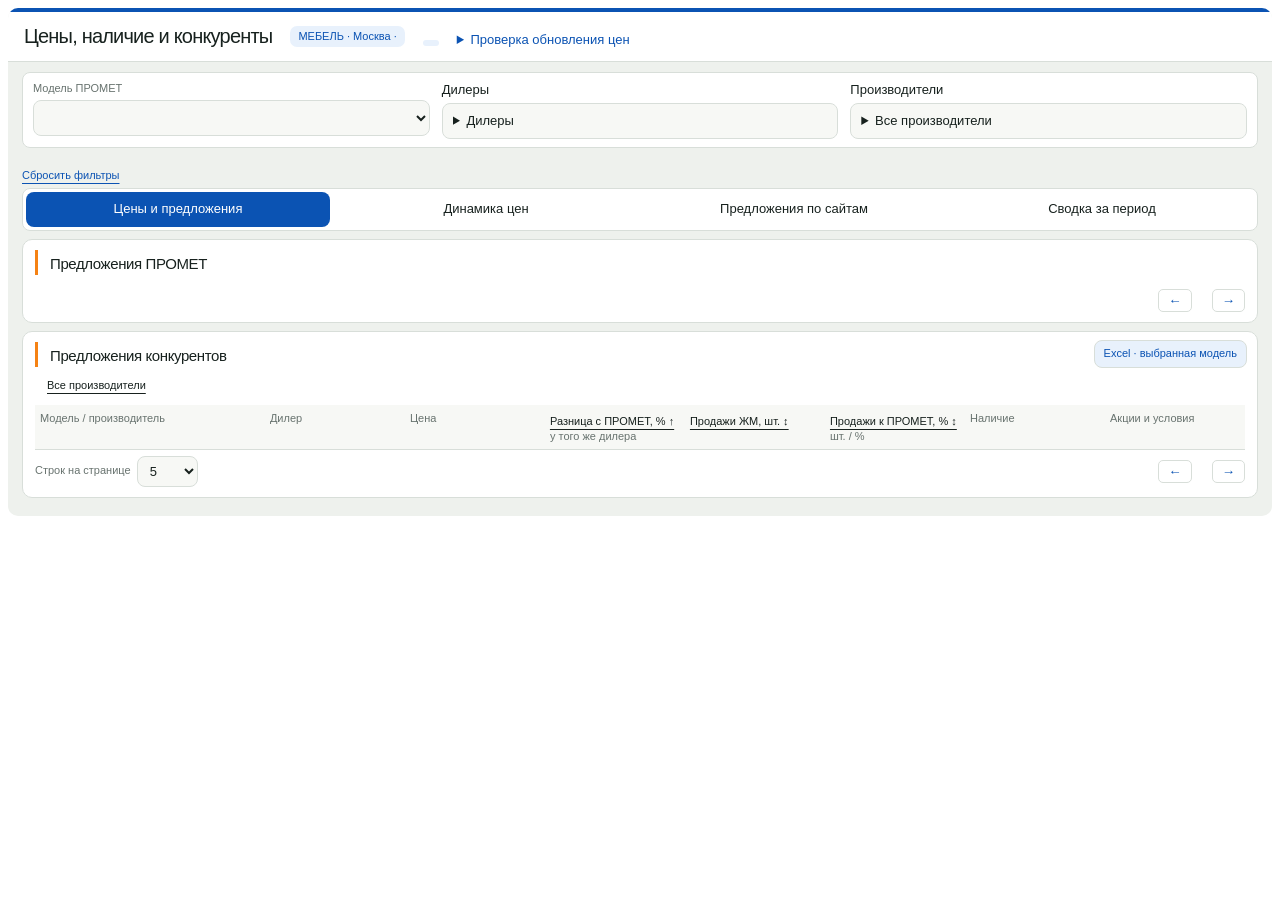
<file: src/dashboard.html>
<div id="promet-monitor-v2"><style>
#promet-monitor-v2{--pm-bg:light-dark(#f1f4f7,#151c24);--pm-card:light-dark(#ffffff,#202b37);--pm-ink:light-dark(#203349,#edf3f8);--pm-muted:light-dark(#596b7c,#b3c1cf);--pm-line:light-dark(#dce4eb,#41505f);--pm-mark:light-dark(#3063a0,#84b2ec);--pm-warn:light-dark(#80541a,#f0c582);--pm-soft:light-dark(#edf2f8,#293a4c);background:var(--pm-bg);color:var(--pm-ink);font:14px/1.45 Arial,sans-serif;border-radius:12px;overflow:hidden}
#promet-monitor-v2 *{box-sizing:border-box}#promet-monitor-v2 header{padding:22px 110px 20px 22px;background:var(--pm-card);border-bottom:1px solid var(--pm-line)}#promet-monitor-v2 h2{margin:6px 0;font-size:23px;font-weight:500}#promet-monitor-v2 h3{font-size:16px;font-weight:500;margin:0 0 14px}#promet-monitor-v2 .pm-brand{letter-spacing:2px;font-weight:500}#promet-monitor-v2 .pm-muted{color:var(--pm-muted);font-size:12px}#promet-monitor-v2 main{padding:20px}#promet-monitor-v2 .pm-filters{display:grid;grid-template-columns:repeat(3,minmax(0,1fr));gap:14px;margin-bottom:18px}#promet-monitor-v2 label{display:grid;gap:6px}#promet-monitor-v2 select{width:100%;font:inherit;color:var(--pm-ink);background:var(--pm-card);border:1px solid var(--pm-line);border-radius:7px;padding:11px;min-width:0}#promet-monitor-v2 .pm-metrics{display:grid;grid-template-columns:repeat(3,minmax(0,1fr));gap:12px;margin-bottom:18px}#promet-monitor-v2 .pm-metric{background:var(--pm-card);padding:15px;border-radius:8px}#promet-monitor-v2 .pm-value{font-size:25px;margin:5px 0;font-variant-numeric:tabular-nums}#promet-monitor-v2 .pm-panel{background:var(--pm-card);padding:18px;border-radius:8px;margin-bottom:16px}#promet-monitor-v2 .pm-own{display:flex;gap:12px;flex-wrap:wrap}#promet-monitor-v2 .pm-own-item{padding:10px 14px;background:var(--pm-soft);border-radius:6px;min-width:180px}#promet-monitor-v2 a{color:var(--pm-mark);text-underline-offset:3px}#promet-monitor-v2 .pm-table-wrap{overflow-x:auto}#promet-monitor-v2 table{width:100%;border-collapse:collapse}#promet-monitor-v2 th,#promet-monitor-v2 td{text-align:left;padding:12px 9px;border-bottom:1px solid var(--pm-line);vertical-align:top}#promet-monitor-v2 th{font-size:12px;color:var(--pm-muted);font-weight:500}#promet-monitor-v2 .pm-price{white-space:nowrap;font-variant-numeric:tabular-nums;font-weight:500}#promet-monitor-v2 .pm-bar{height:4px;background:var(--pm-mark);margin-top:7px;opacity:.65;border-radius:2px}#promet-monitor-v2 .pm-warn{color:var(--pm-warn)}#promet-monitor-v2 details{margin-top:5px}#promet-monitor-v2 summary{color:var(--pm-mark)}#promet-monitor-v2 .pm-detail{max-width:420px;padding-top:8px;font-size:12px}#promet-monitor-v2 .pm-empty{padding:24px 0;color:var(--pm-muted)}#promet-monitor-v2 .pm-caption{margin:0 0 13px;color:var(--pm-muted);font-size:12px}#promet-monitor-v2 footer{color:var(--pm-muted);font-size:12px}#promet-monitor-v2 .pm-result{margin-bottom:12px;color:var(--pm-muted)}@media(max-width:620px){#promet-monitor-v2 .pm-filters{grid-template-columns:1fr}#promet-monitor-v2 main{padding:12px}#promet-monitor-v2 .pm-metrics{gap:6px}#promet-monitor-v2 .pm-metric{padding:10px}#promet-monitor-v2 header{padding-left:14px}#promet-monitor-v2 .pm-panel{padding:12px}#promet-monitor-v2 table{min-width:650px}}
#promet-monitor-v2 .pm-own-history{display:grid;grid-template-columns:minmax(0,1fr);gap:0;align-items:start}
#promet-monitor-v2 .pm-own-history>.pm-panel{min-width:0}
#promet-monitor-v2 .pm-history-plot{width:100%;display:block;overflow:visible}
#promet-monitor-v2 .pm-history-plot text{fill:var(--pm-muted);font:12px Arial,sans-serif}
#promet-monitor-v2 .pm-history-plot .pm-point-label{fill:var(--pm-ink);font-size:14px}
#promet-monitor-v2 .pm-history-site{margin:12px 0 4px;color:var(--pm-ink)}
#promet-monitor-v2 .pm-history-values{overflow-wrap:anywhere;margin-bottom:14px}
#promet-monitor-v2 .pm-own-item{min-width:0;flex:1 1 200px;overflow-wrap:anywhere}
#promet-monitor-v2 .pm-comparison-note{margin:0 0 12px;color:var(--pm-muted);font-size:12px}
#promet-monitor-v2 [hidden]{display:none!important}
#promet-monitor-v2 .pm-tabs{display:flex;gap:8px;flex-wrap:wrap;margin:0 0 18px}
#promet-monitor-v2 .pm-tabs button{font:inherit;padding:12px 16px;border:0;border-radius:6px;background:var(--pm-card);color:var(--pm-ink)}
#promet-monitor-v2 .pm-tabs button[aria-selected="true"]{background:var(--pm-ink);color:var(--pm-card)}
#promet-monitor-v2 .pm-history-plot .pm-point-label{font-size:14px;font-weight:400;fill:var(--pm-ink)}
@media(max-width:760px){#promet-monitor-v2 .pm-own-history{grid-template-columns:minmax(0,1fr);gap:0}}
#promet-monitor-v2 .pm-sort-button{font:inherit;font-weight:500;color:var(--pm-ink);background:transparent;border:0;padding:8px 0;text-align:left;text-decoration:underline;text-underline-offset:4px}
#promet-monitor-v2 .pm-cheaper-filter{display:flex;align-items:center;gap:10px;min-height:44px;margin-bottom:10px;font-weight:500}
#promet-monitor-v2 .pm-cheaper-filter input{width:18px;height:18px;accent-color:var(--pm-mark)}
#promet-monitor-v2 .pm-caption,#promet-monitor-v2 .pm-comparison-note,#promet-monitor-v2 #pm-history-status{display:none!important}
#promet-monitor-v2 .pm-own-sales{margin:12px 0;font-size:12px;color:var(--pm-muted)}
#promet-monitor-v2 .pm-own-sales .pm-price{font-size:20px;color:var(--pm-ink);margin-top:3px}
#promet-monitor-v2 .pm-chart-model{max-width:360px;margin-bottom:20px}
#promet-monitor-v2 .pm-export{font:inherit;color:var(--pm-mark);background:var(--pm-blue-soft);border:1px solid var(--pm-line);border-radius:8px;padding:10px 14px;margin-bottom:16px}
#promet-monitor-v2 .pm-export:disabled{opacity:.5}
</style>
<style>
#promet-monitor-v2{--pm-bg:light-dark(#f7f7f7,#171717);--pm-card:light-dark(#ffffff,#242424);--pm-ink:light-dark(#242424,#f2f2f2);--pm-muted:light-dark(#626262,#b9b9b9);--pm-soft:light-dark(#f0efed,#30302e);--pm-line:light-dark(#e5e3e0,#42413e);--pm-red:light-dark(#b42332,#ff929b);--pm-green:light-dark(#08733f,#72d8a3);font-family:'Segoe UI',Arial,sans-serif;border-radius:20px}
#promet-monitor-v2 header{padding-top:18px;padding-bottom:18px}
#promet-monitor-v2 .pm-brand{letter-spacing:1px;font-size:12px}
#promet-monitor-v2 h2{font-size:28px;letter-spacing:-.6px}
#promet-monitor-v2 h3{font-size:19px;letter-spacing:-.25px}
#promet-monitor-v2 .pm-panel{border-radius:20px;border:1px solid var(--pm-line);padding:22px}
#promet-monitor-v2 .pm-metric{border-radius:14px;background:var(--pm-soft);padding:14px 18px}
#promet-monitor-v2 .pm-value{font-size:28px;letter-spacing:-.5px}
#promet-monitor-v2 .pm-own-item{background:var(--pm-card);border:1px solid var(--pm-line);border-radius:18px;padding:16px}
#promet-monitor-v2 .pm-own-item>.pm-price{font-size:24px;margin:8px 0 4px}
#promet-monitor-v2 select{border-radius:12px;background:var(--pm-card)}
#promet-monitor-v2 .pm-tabs button{border-radius:14px;border:1px solid var(--pm-line)}
#promet-monitor-v2 td{font-size:13px;padding:14px 10px}
#promet-monitor-v2 th{background:var(--pm-soft)}
#promet-monitor-v2 .pm-delta-cell{min-width:175px;font-variant-numeric:tabular-nums}
#promet-monitor-v2 .pm-delta-entry+.pm-delta-entry{margin-top:12px}
#promet-monitor-v2 .pm-delta-lower{color:var(--pm-red);fill:var(--pm-red);font-weight:500}
#promet-monitor-v2 .pm-delta-higher{color:var(--pm-green);fill:var(--pm-green);font-weight:500}
#promet-monitor-v2 .pm-delta-equal,#promet-monitor-v2 .pm-delta-neutral{color:var(--pm-muted);fill:var(--pm-muted)}
#promet-monitor-v2 .pm-delta-legend{display:flex;flex-wrap:wrap;gap:8px 20px;font-size:12px;margin-bottom:16px}
@media(max-width:620px){#promet-monitor-v2 .pm-panel{padding:12px}#promet-monitor-v2 h2{font-size:24px}}
</style>
<style>
#promet-monitor-v2{--pm-bg:light-dark(#eef1ed,#151c1a);--pm-card:light-dark(#ffffff,#202a26);--pm-soft:light-dark(#f7f8f5,#28332e);--pm-ink:light-dark(#17211e,#edf4ef);--pm-muted:light-dark(#68736f,#b4c4bb);--pm-line:light-dark(#d8ded9,#405148);--pm-mark:light-dark(#0b53b3,#83b8ff);--pm-warn:light-dark(#a84b00,#ffb46d);--pm-blue-soft:light-dark(#e8f1fc,#223a55);--pm-orange:light-dark(#f58214,#ffad61);font-family:Inter,ui-sans-serif,'Segoe UI',sans-serif;font-variant-numeric:tabular-nums;border-radius:16px}
#promet-monitor-v2 header{background:var(--pm-card);border-top:4px solid var(--pm-mark);padding:20px 110px 20px 24px;position:relative}
#promet-monitor-v2 .pm-brand{color:var(--pm-mark);font-size:12px;letter-spacing:1.5px}
#promet-monitor-v2 h2{font-size:27px;letter-spacing:-.8px;margin:6px 0 8px}
#promet-monitor-v2 header .pm-muted{display:inline-block;background:var(--pm-blue-soft);color:var(--pm-mark);padding:5px 10px;border-radius:7px}
#promet-monitor-v2 main{padding:20px 24px}
#promet-monitor-v2 .pm-filters{padding:16px;background:var(--pm-card);border:1px solid var(--pm-line);border-radius:16px;gap:16px;margin-bottom:8px}
#promet-monitor-v2 .pm-filters label,#promet-monitor-v2 .pm-chart-model{font-size:12px;color:var(--pm-muted)}
#promet-monitor-v2 select{background:var(--pm-soft);border-radius:8px;padding:11px;font-size:14px;color:var(--pm-ink)}
#promet-monitor-v2 #pm-reset-filters{color:var(--pm-mark);font-size:12px;margin-bottom:12px}
#promet-monitor-v2 .pm-tabs{gap:4px;padding:5px;background:var(--pm-card);border:1px solid var(--pm-line);border-radius:12px;margin-bottom:20px}
#promet-monitor-v2 .pm-tabs button{flex:1 1 160px;border:0;border-radius:8px;background:transparent;padding:12px 10px}
#promet-monitor-v2 .pm-tabs button[aria-selected=true]{background:var(--pm-mark);color:var(--pm-card)}
#promet-monitor-v2 .pm-panel{border-radius:16px;padding:20px;border:1px solid var(--pm-line)}
#promet-monitor-v2 h3{font-size:18px;letter-spacing:-.4px;padding-left:12px;border-left:3px solid var(--pm-orange)}
#promet-monitor-v2 .pm-own-item{background:var(--pm-soft);border-radius:12px;border:0;padding:16px}
#promet-monitor-v2 .pm-own-item>.pm-price{color:var(--pm-mark);font-size:28px}
#promet-monitor-v2 th{background:var(--pm-soft);font-weight:500;padding:12px 10px}
#promet-monitor-v2 td{padding:16px 10px}
#promet-monitor-v2 tbody tr:hover{background:var(--pm-soft)}
#promet-monitor-v2 .pm-history-site{font-size:16px;margin:24px 0 12px;font-weight:500}
#promet-monitor-v2 .pm-quote{display:flex;align-items:baseline;flex-wrap:wrap;gap:8px 16px;margin:0 0 16px;padding:14px 18px;border-left:3px solid var(--pm-mark);background:var(--pm-blue-soft);border-radius:10px}
#promet-monitor-v2 .pm-quote strong{font-size:28px;font-weight:500;letter-spacing:-.7px}
#promet-monitor-v2 .pm-chart-key{display:flex;flex-wrap:wrap;gap:16px;margin:12px 0;color:var(--pm-muted);font-size:12px}
#promet-monitor-v2 .pm-history-plot{background:var(--pm-soft);border-radius:16px;margin-bottom:22px}
#promet-monitor-v2 .pm-cheaper-filter{display:inline-flex;margin-right:20px;font-size:13px}
#promet-monitor-v2 .pm-chart-model{max-width:360px;margin-top:12px}
@media(max-width:620px){#promet-monitor-v2 main{padding:12px}#promet-monitor-v2 .pm-panel{padding:12px}#promet-monitor-v2 h2{font-size:23px}#promet-monitor-v2 .pm-filters{padding:12px}#promet-monitor-v2 .pm-tabs button{flex-basis:120px}#promet-monitor-v2 .pm-quote strong{font-size:24px}}

</style>
<style>
#promet-monitor-v2{border-radius:10px;font-size:13px}
#promet-monitor-v2 header{padding:10px 110px 10px 16px;display:flex;gap:18px;align-items:center;flex-wrap:wrap}
#promet-monitor-v2 .pm-brand{display:none}
#promet-monitor-v2 h2{font-size:20px;margin:0}
#promet-monitor-v2 header .pm-muted{font-size:11px;padding:3px 8px}
#promet-monitor-v2 main{padding:10px 14px}
#promet-monitor-v2 .pm-filters{padding:8px 10px;margin:0;gap:12px;border-radius:8px}
#promet-monitor-v2 .pm-filters label{gap:3px;font-size:11px}
#promet-monitor-v2 select{padding:6px 8px;font-size:13px}
#promet-monitor-v2 #pm-result,#promet-monitor-v2 .pm-delta-legend,#promet-monitor-v2 .pm-chart-model{display:none!important}
#promet-monitor-v2 #pm-reset-filters{margin:0;padding:4px 0;font-size:11px}
#promet-monitor-v2 .pm-tabs{padding:3px;margin:0 0 8px;border-radius:8px}
#promet-monitor-v2 .pm-tabs button{padding:8px;flex-basis:120px;font-size:13px}
#promet-monitor-v2 .pm-panel{padding:10px 12px;margin-bottom:8px;border-radius:10px;position:relative}
#promet-monitor-v2 h3{font-size:15px;margin:0 0 8px;min-height:25px;padding-top:3px}
#promet-monitor-v2 .pm-export{position:absolute;right:10px;top:8px;padding:5px 9px;margin:0;font-size:11px}
#promet-monitor-v2 .pm-own{gap:8px;flex-wrap:nowrap}
#promet-monitor-v2 .pm-own-item{padding:7px 10px;border-radius:8px;font-size:12px;flex:1 1 0}
#promet-monitor-v2 .pm-own-item>.pm-price{font-size:21px;margin:3px 0}
#promet-monitor-v2 .pm-own-item>a{font-size:11px}
#promet-monitor-v2 .pm-own-sales{margin:3px 0;display:flex;gap:8px;align-items:baseline;font-size:11px}
#promet-monitor-v2 .pm-own-sales .pm-price{font-size:15px;margin:0}
#promet-monitor-v2 .pm-pager{display:flex;justify-content:flex-end;align-items:center;gap:10px;margin-top:6px;font-size:11px;color:var(--pm-muted)}
#promet-monitor-v2 .pm-pager button{padding:3px 9px;border:1px solid var(--pm-line);border-radius:5px;background:var(--pm-card);color:var(--pm-mark)}
#promet-monitor-v2 .pm-pager button:disabled{opacity:.3}
#promet-monitor-v2 table{table-layout:fixed;min-width:0}
#promet-monitor-v2 th,#promet-monitor-v2 td{padding:7px 5px;font-size:11px;overflow-wrap:anywhere}
#promet-monitor-v2 td:first-child,#promet-monitor-v2 th:first-child{width:19%}
#promet-monitor-v2 .pm-delta-cell{min-width:0}
#promet-monitor-v2 .pm-delta-entry+.pm-delta-entry{margin-top:4px}
#promet-monitor-v2 .pm-bar{display:none}
#promet-monitor-v2 .pm-sort-button{padding:3px 0;font-size:11px}
#promet-monitor-v2 .pm-cheaper-filter{font-size:11px;min-height:30px;margin:0 14px 6px 0;gap:5px}
#promet-monitor-v2 .pm-history-site{font-size:13px;margin:6px 0}
#promet-monitor-v2 .pm-quote{padding:6px 10px;margin:0 0 6px;gap:8px}
#promet-monitor-v2 .pm-quote strong{font-size:22px}
#promet-monitor-v2 .pm-chart-key{margin:6px 0;font-size:11px}
#promet-monitor-v2 .pm-history-plot{margin-bottom:0}
#promet-monitor-v2 .pm-empty{padding:12px 0}
#promet-monitor-v2 .pm-dealer-picker{margin:3px 0 0;border:1px solid var(--pm-line);border-radius:8px;background:var(--pm-soft);padding:6px 8px}
#promet-monitor-v2 .pm-dealer-picker summary{color:var(--pm-ink)}
#promet-monitor-v2 #pm-dealers-options label,#promet-monitor-v2 #pm-makers-options label{display:flex;align-items:center;gap:8px;padding:6px 0;font-size:12px}
#promet-monitor-v2 .pm-history-controls{display:flex;flex-wrap:wrap;gap:12px;margin:10px 0}
#promet-monitor-v2 .pm-history-controls label{flex:1 1 140px}
#promet-monitor-v2 .pm-dealer-chart{margin:16px 0 24px}

#promet-monitor-v2 .pm-filters{align-items:start}
#promet-monitor-v2 .pm-filters>label{align-content:start}
#promet-monitor-v2 .pm-filters select{height:36px}
#promet-monitor-v2 .pm-dealer-picker{position:relative;min-height:36px;padding:8px 10px}
#promet-monitor-v2 .pm-dealer-picker summary{white-space:nowrap;overflow:hidden;text-overflow:ellipsis;line-height:18px}
#promet-monitor-v2 #pm-makers-options,#promet-monitor-v2 #pm-dealers-options{position:absolute;top:calc(100% + 5px);left:0;right:0;z-index:100;background:var(--pm-card);border:1px solid var(--pm-line);border-radius:8px;box-shadow:0 8px 24px #0002;padding:8px 12px;max-height:280px;overflow-y:auto}
#promet-monitor-v2 #pm-selected-filters{font-size:12px;line-height:1.5;overflow-wrap:anywhere}
</style><header><div class="pm-brand">ПРОМЕТ / МОНИТОРИНГ</div><h2>Цены, наличие и конкуренты</h2><div class="pm-muted">МЕБЕЛЬ · Москва · <span id="pm-current-period"></span></div><p id="pm-refresh-status" class="pm-muted" style="display:block;margin:12px 0 0"></p><details style="margin-top:8px"><summary>Проверка обновления цен</summary><div id="pm-refresh-details"></div></details></header>
<main><div class="pm-filters"><label>Модель ПРОМЕТ<select id="pm-model" aria-label="Модель ПРОМЕТ"></select></label><div><span>Дилеры</span><select id="pm-dealer" aria-label="Дилер" hidden></select><details id="pm-dealers-picker" class="pm-dealer-picker"><summary id="pm-dealers-summary">Дилеры</summary><div id="pm-dealers-options"></div></details></div><div><span>Производители</span><select id="pm-maker" aria-label="Конкуренты" hidden></select><details id="pm-makers-picker" class="pm-dealer-picker"><summary id="pm-makers-summary">Все производители</summary><div id="pm-makers-options"></div></details></div></div>
<div id="pm-selected-filters" aria-live="polite" style="display:flex;flex-wrap:wrap;gap:6px 18px;margin:8px 0"></div><button type="button" id="pm-reset-filters" class="pm-sort-button">Сбросить фильтры</button>
<div class="pm-result" id="pm-result" aria-live="polite"></div>
<div class="pm-delta-legend" aria-label="Разница с ПРОМЕТ у того же дилера"><span class="pm-delta-lower">▼ Дешевле ПРОМЕТ</span><span class="pm-delta-higher">▲ Дороже ПРОМЕТ</span><span class="pm-delta-equal">= Одинаковая цена</span></div>
<div class="pm-tabs" role="tablist" aria-label="Разделы мониторинга"><button type="button" role="tab" id="pm-tab-main" aria-selected="true" aria-controls="pm-panel-main">Цены и предложения</button><button type="button" role="tab" id="pm-tab-history" aria-selected="false" aria-controls="pm-panel-history">Динамика цен</button><button type="button" role="tab" id="pm-tab-audit" aria-selected="false" aria-controls="pm-panel-audit">Предложения по сайтам</button><button type="button" role="tab" id="pm-tab-summary" aria-selected="false" aria-controls="pm-panel-summary">Сводка за период</button></div>
<div id="pm-panel-main" role="tabpanel" aria-labelledby="pm-tab-main">
<div class="pm-metrics" hidden><div class="pm-metric"><span class="pm-muted">Предложения аналогов</span><div class="pm-value" id="pm-total"></div><span class="pm-muted">Уникальные карточки</span></div><div class="pm-metric"><span class="pm-muted">В наличии</span><div class="pm-value" id="pm-stock"></div><span class="pm-muted" id="pm-supplier"></span></div><div class="pm-metric"><span class="pm-muted">Требуют уточнения</span><div class="pm-value" id="pm-flags"></div><span class="pm-muted">Отличия и оговорки</span></div></div>
<section class="pm-panel" hidden><details><summary id="pm-coverage-title">Полнота проверки цен ПРОМЕТ</summary><div class="pm-table-wrap"><table><thead id="pm-coverage-head"></thead><tbody id="pm-coverage"></tbody></table></div><p class="pm-caption">«Не найдена» — точная карточка не подтверждена поиском. Цены не включают доставку и сборку; наличие и условия — в карточке выбранного предложения.</p></details></section>
<div class="pm-own-history"><section class="pm-panel"><h3 id="pm-own-title">Предложения ПРОМЕТ</h3><div class="pm-own" id="pm-own"></div><div class="pm-pager"><button type="button" id="pm-own-prev">←</button><span id="pm-own-page"></span><button type="button" id="pm-own-next">→</button></div></section>
</div>
<section class="pm-panel"><h3>Предложения конкурентов</h3><div style="display:flex;gap:12px;align-items:center;flex-wrap:wrap;margin-bottom:8px"><span id="pm-offer-count"></span><button type="button" id="pm-all-makers" class="pm-sort-button">Все производители</button></div><button type="button" class="pm-export" id="pm-export-offers">Excel · выбранная модель</button><p class="pm-caption" id="pm-sort-caption" aria-live="polite"></p><p class="pm-caption">Рубли за единицу, как на сайте. Доставка и сборка отдельно; условия НДС требуют сверки.</p><div class="pm-table-wrap"><table><thead><tr><th>Модель / производитель</th><th>Дилер</th><th>Цена</th><th id="pm-delta-sort-head" aria-sort="ascending"><button type="button" id="pm-delta-sort" class="pm-sort-button">Разница с ПРОМЕТ, % ↑</button><div>у того же дилера</div></th><th id="pm-sales-head" aria-sort="none"><button type="button" id="pm-sales-sort" class="pm-sort-button">Продажи ЖМ, шт. ↕</button></th><th id="pm-sales-delta-head" aria-sort="none"><button type="button" id="pm-sales-delta-sort" class="pm-sort-button" data-tooltip="Сортировка по разнице продаж в процентах. Для аналога нескольких моделей — по наибольшей разнице.">Продажи к ПРОМЕТ, % ↕</button><div>шт. / %</div></th><th>Наличие</th><th>Акции и условия</th></tr></thead><tbody id="pm-rows"></tbody></table></div><div class="pm-pager"><label style="display:flex;align-items:center;gap:6px;margin-right:auto">Строк на странице<select id="pm-offers-size" style="width:auto"><option value="5">5</option><option value="10">10</option><option value="all">Все</option></select></label><button type="button" id="pm-offers-prev">←</button><span id="pm-offers-page"></span><button type="button" id="pm-offers-next">→</button></div><p id="pm-sales-note" class="pm-caption">Счётчик «Этот товар купили уже» на сайте «Железная мебель», снимок 28.10.2026. Период сайтом не указан. Это не продажи за неделю. «Нет данных» — счётчик не найден в сохранённой карточке; «—» — другой дилер.</p><div id="pm-empty" class="pm-empty" hidden>Для этого сочетания фильтров предложений нет.</div></section>
</div><div id="pm-panel-history" role="tabpanel" aria-labelledby="pm-tab-history" hidden><section class="pm-panel"><h3>Динамика цен · ПРОМЕТ и конкуренты</h3><button type="button" class="pm-export" id="pm-export-chart">Excel · выбранная модель</button><label class="pm-cheaper-filter"><input type="checkbox" id="pm-cheaper"> Только дешевле ПРОМЕТ</label><label class="pm-cheaper-filter"><input type="checkbox" id="pm-stock-only"> Только в наличии</label><label class="pm-cheaper-filter"><input type="checkbox" id="pm-better-only"> Продаются лучше ПРОМЕТ · Железная мебель</label><label class="pm-chart-model">Модель ПРОМЕТ<select id="pm-history-model" aria-label="Модель ПРОМЕТ на графике"></select></label><p class="pm-caption" id="pm-history-caption"></p><p class="pm-comparison-note">● / ○ ПРОМЕТ — всегда на графике. ■ / □ Конкуренты — по фильтру. Полые маркеры ○ □ — нет в наличии; закрашенные — остальные предложения, подробности — при наведении на точку.</p><div class="pm-history-controls"><label>Период<select id="pm-period"><option value="month">Месяц</option><option value="quarter">Квартал</option><option value="4">4 недели</option><option value="8">8 недель</option><option value="13">13 недель</option><option value="26">26 недель</option><option value="52">52 недели</option></select></label><label>По неделю<select id="pm-week-end"></select></label><label>Модель конкурента<select id="pm-series"><option value="all">Все модели</option></select></label></div><div id="pm-history"></div><div class="pm-pager"><button type="button" id="pm-chart-prev">←</button><span id="pm-chart-page"></span><button type="button" id="pm-chart-next">→</button></div><div class="pm-muted" id="pm-history-status" aria-live="polite"></div></section></div><div id="pm-panel-audit" role="tabpanel" aria-labelledby="pm-tab-audit" hidden>
<section class="pm-panel"><h3>Предложения по сайтам</h3><button type="button" class="pm-export" id="pm-export-sites">Excel · выбранная модель</button><div class="pm-table-wrap"><table><thead id="pm-audit-head"></thead><tbody id="pm-audit-rows"></tbody></table></div><div class="pm-pager"><button type="button" id="pm-audit-prev">←</button><span id="pm-audit-page"></span><button type="button" id="pm-audit-next">→</button></div><p class="pm-caption">Нажмите на число предложений, чтобы увидеть модели, цены и ссылки. Таблица охватывает все 13 моделей и 4 сайта. Ноль означает отсутствие подтверждённой записи в реестре, а не отсутствие товара на сайте.</p></section>
<section class="pm-panel" hidden><h3>Исключённые предложения · причины</h3><div id="pm-candidates"></div></section>
</div><div id="pm-panel-summary" role="tabpanel" aria-labelledby="pm-tab-summary" hidden><section class="pm-panel"><h3>Сводка за период</h3><button type="button" id="pm-summary-download" class="pm-export">Скачать Word</button><label>Интервал<select id="pm-summary-period"><option value="4">4 недели</option><option value="month">Месяц</option><option value="quarter">Квартал</option><option value="52">52 недели</option></select></label><label style="margin-top:10px">Критичное изменение цены, %<input id="pm-critical-threshold" type="number" min="1" max="100" value="5" style="max-width:100px"></label><div id="pm-summary-text" style="white-space:pre-wrap;line-height:1.65;margin-top:16px"></div></section></div></main>
<script type="application/json" id="pm-data">DATA_PLACEHOLDER</script>
<script>
(()=>{
const root=document.getElementById('promet-monitor-v2'),d=JSON.parse(root.querySelector('#pm-data').textContent),q=id=>root.querySelector('#pm-'+id),esc=x=>String(x??'').replace(/[&<>"']/g,c=>({'&':'&amp;','<':'&lt;','>':'&gt;','"':'&quot;',"'":'&#39;'}[c])),money=x=>x==null?'—':new Intl.NumberFormat('ru-RU').format(x)+' ₽';
const latestStamp=Math.max(...[...d.own,...d.analogs].map(x=>Date.parse(x.checkedAt)).filter(Number.isFinite));
const periodLabel=Number.isFinite(latestStamp)?weekLabel(weekStamp(latestStamp)).replace('Н','Неделя '):'Нет наблюдений';
q('current-period').textContent=periodLabel;
const refresh=d.refresh;
q('refresh-status').textContent=refresh?(refresh.running?'Идёт сбор цен. Запущен: ':'Попытка обновления: ')+new Date(refresh.attemptedAt).toLocaleString('ru-RU',{timeZone:'Europe/Moscow'})+' МСК · Обновлено: '+refresh.updated+' · Не обновлено: '+refresh.failed+'. Для ошибок сохранены прежние цены и даты.':'Автообновление ещё не запускалось. Показан исходный снимок цен.';
q('refresh-details').innerHTML=[...d.own,...d.analogs].map(x=>'<div style="padding:6px 0"><a href="'+esc(x.url)+'" target="_blank" rel="noopener noreferrer">'+esc(x.site+' · '+x.model)+'</a> · Цена проверена: '+esc(x.checkedAt?new Date(x.checkedAt).toLocaleString('ru-RU',{timeZone:'Europe/Moscow'}):'нет даты')+(x.refreshError?' · Не обновлено: '+esc(x.refreshError):'')+'</div>').join('');
const state={model:d.selected[0].sku,dealer:'Железная мебель',maker:'all',dealers:null,manufacturers:null,period:'4',weekEnd:'latest',series:'all',offerSize:'5',cheaperOnly:false,stockOnly:false,betterOnly:false};
const pages={own:0,offers:0,audit:0,chart:0};let pageKey='';
function pageItems(items,key,size){const max=Math.max(1,Math.ceil(items.length/size));pages[key]=Math.min(pages[key],max-1);q(key+'-prev').disabled=pages[key]===0;q(key+'-next').disabled=pages[key]>=max-1;q(key+'-page').textContent=items.length?((pages[key]*size+1)+'–'+Math.min(items.length,(pages[key]+1)*size)+' из '+items.length):'0';return items.slice(pages[key]*size,(pages[key]+1)*size)}
let locallyChanged=false;
let activeTab='main',deltaSort='asc',sortBy='delta',salesSort='desc',salesDeltaSort='desc';
function showTab(){for(const tab of ['main','history','audit','summary']){q('panel-'+tab).hidden=activeTab!==tab;q('tab-'+tab).setAttribute('aria-selected',String(activeTab===tab))}}
function saveState(){locallyChanged=true;window.openai?.setWidgetState?.({modelContent:{filters:{...state}},privateContent:{activeTab,deltaSort,sortBy,salesSort,salesDeltaSort}})?.catch(()=>{})}
const dealers=[...new Set([...d.analogs,...d.own].map(x=>x.site))],makers=[...new Set([...d.analogs,...(d.candidates||[])].map(x=>x.maker))];
const labelDealer=x=>x==='profsafe.ru'?'Альфа-Гарант · profsafe.ru':x;
const chosenDealers=()=>Array.isArray(state.dealers)?state.dealers:state.dealer==='all'?dealers:[state.dealer];
const matchesDealer=site=>chosenDealers().includes(site);
root.addEventListener?.('click',e=>{for(const name of ['dealers','makers']){const picker=q(name+'-picker');if(!picker.contains(e.target))picker.open=false}});
root.addEventListener?.('keydown',e=>{if(e.key==='Escape')for(const name of ['dealers','makers'])q(name+'-picker').open=false});
const chosenMakers=()=>Array.isArray(state.manufacturers)?state.manufacturers:state.maker==='all'?makers:[state.maker];
const matchesMaker=maker=>chosenMakers().includes(maker);
const makerLabel=()=>chosenMakers().length===makers.length?'Все производители':chosenMakers().join(', ')||'Не выбраны';
function renderMakers(){const selected=chosenMakers();q('makers-summary').textContent=selected.length===makers.length?'Все производители':selected.length?selected.join(', '):'Выберите производителей';q('makers-options').innerHTML=`<label><input type="checkbox" value="all" ${selected.length===makers.length?'checked':''}>Все производители</label>`+makers.map(m=>`<label><input type="checkbox" value="${esc(m)}" ${selected.includes(m)?'checked':''}>${esc(m)}</label>`).join('');q('selected-filters').textContent='Дилеры: '+(chosenDealers().map(labelDealer).join(', ')||'не выбраны')+' · Производители: '+makerLabel()}
q('makers-options').addEventListener('change',e=>{const v=e.target.value,selected=chosenMakers();state.manufacturers=v==='all'?(e.target.checked?[...makers]:[]):e.target.checked?[...new Set([...selected,v])]:selected.filter(m=>m!==v);state.series='all';render();q('makers-picker').open=false;q('makers-picker').removeAttribute('open');setTimeout(()=>{q('makers-picker').open=false;q('makers-picker').removeAttribute('open')},0);saveState()});
function renderDealers(){const selected=chosenDealers();q('dealers-summary').textContent=selected.length===dealers.length?'Все дилеры':selected.length?selected.map(labelDealer).join(', '):'Выберите дилеров';q('dealers-options').innerHTML=`<label><input type="checkbox" value="all" ${selected.length===dealers.length?'checked':''}>Все дилеры</label>`+dealers.map(site=>`<label><input type="checkbox" value="${esc(site)}" ${selected.includes(site)?'checked':''}>${esc(labelDealer(site))}</label>`).join('')}
q('dealers-options').addEventListener('change',e=>{const value=e.target.value;const selected=chosenDealers();state.dealers=value==='all'?(e.target.checked?[...dealers]:[]):e.target.checked?[...new Set([...selected,value])]:selected.filter(x=>x!==value);if(!matchesDealer('Железная мебель'))state.betterOnly=false;q('dealers-picker').open=false;render();saveState()});
for(const key of ['period','week-end','series'])q(key).addEventListener('change',()=>{state[key==='week-end'?'weekEnd':key]=q(key).value;renderHistory();saveState()});

q('model').innerHTML='<option value="all">Все 13 моделей</option>'+d.selected.map(x=>`<option value="${esc(x.sku)}">${esc(x.models)}</option>`).join('');
q('history-model').innerHTML=q('model').innerHTML;
q('dealer').innerHTML='<option value="all">Все дилеры</option>'+dealers.map(x=>`<option value="${esc(x)}">${esc(labelDealer(x))}</option>`).join('');
q('maker').innerHTML='<option value="all">Все производители</option>'+makers.map(x=>`<option value="${esc(x)}">${esc(x)}</option>`).join('');
function restore(s){if(['asc','desc'].includes(s?.privateContent?.salesDeltaSort))salesDeltaSort=s.privateContent.salesDeltaSort;sortBy='delta';if(['asc','desc'].includes(s?.privateContent?.salesSort))salesSort=s.privateContent.salesSort;if(['asc','desc'].includes(s?.privateContent?.deltaSort))deltaSort=s.privateContent.deltaSort;if(['main','history','audit','summary'].includes(s?.privateContent?.activeTab))activeTab=s.privateContent.activeTab;const x=s?.modelContent?.filters||s?.filters;if(!x)return;state.manufacturers=Array.isArray(x.manufacturers)?x.manufacturers.filter(v=>makers.includes(v)):null;state.dealers=Array.isArray(x.dealers)?x.dealers.filter(v=>dealers.includes(v)):null;if(['month','quarter','4','8','13','26','52'].includes(x.period))state.period=x.period;state.weekEnd=x.weekEnd||'latest';state.series=x.series||'all';if(['5','10','all'].includes(x.offerSize))state.offerSize=x.offerSize;state.cheaperOnly=x.cheaperOnly===true;state.stockOnly=x.stockOnly===true;state.betterOnly=x.betterOnly===true;for(const k of ['model','dealer','maker'])if([...q(k).options].some(o=>o.value===x[k]))state[k]=x[k]}
const matchesCompetitor=x=>(state.model==='all'||x.skus.includes(state.model))&&matchesDealer(x.site)&&matchesMaker(x.maker);
const matchesPrice=x=>(!state.betterOnly||(relativeSales(x)!=null&&relativeSales(x)>0))&&(!state.stockOnly||x.statusObserved==='В наличии')&&(!state.cheaperOnly||(relativeDifference(x)!=null&&relativeDifference(x)<0));
function priceDelta(price,base){
 if(price==null)return {tone:'neutral',text:'Нет цены конкурента'};
 if(!(base>0))return {tone:'neutral',text:'Нет цены ПРОМЕТ'};
 const delta=price-base,pct=Math.abs(delta)/base*100,sign=delta<0?'−':'+';
 const percent=pct>0&&pct<.01?'<0,01':new Intl.NumberFormat('ru-RU',{maximumFractionDigits:2}).format(pct);
 return {tone:delta<0?'lower':delta>0?'higher':'equal',text:delta===0?'0 ₽ (0%)':`${delta<0?'Дешевле':'Дороже'}: ${sign}${money(Math.abs(delta))} (${sign}${percent}%)`};
}
function salesComparison(x){
 if(x.site!=='Железная мебель')return '—';
 const skus=state.model==='all'?x.skus:[state.model];
 const fmt=n=>new Intl.NumberFormat('ru-RU',{maximumFractionDigits:2}).format(n);
 return skus.map(sku=>{
  const b=d.own.find(o=>o.sku===sku&&o.site===x.site),base=b?.soldUnits;
  let text,tone='neutral';
  if(x.soldUnits==null)text='Нет данных конкурента';
  else if(base==null)text='Нет данных ПРОМЕТ';
  else{
   const delta=x.soldUnits-base,sign=delta>0?'+':delta<0?'−':'';
   tone=delta>0?'lower':delta<0?'higher':'equal';
   const pct=base>0?Math.abs(delta)/base*100:null;
   const pctText=pct==null?'% —':sign+(pct>0&&pct<.01?'<0,01':fmt(pct))+'%';
   text=(delta>0?'Больше':delta<0?'Меньше':'Столько же')+': '+sign+fmt(Math.abs(delta))+' шт. ('+pctText+')';
  }
  return `<div class="pm-delta-entry">${state.model==='all'?`<div class="pm-muted">${esc(d.selected.find(s=>s.sku===sku)?.models||sku)}</div>`:''}<div class="pm-delta-${tone}">${esc(text)}</div></div>`;
 }).join('');
}
function tableComparison(x){
 const skus=state.model==='all'?x.skus:[state.model];
 const date=t=>new Intl.DateTimeFormat('ru-RU',{timeZone:'Europe/Moscow',day:'2-digit',month:'2-digit',year:'numeric'}).format(new Date(t));
 return skus.map(sku=>{
  const b=d.own.find(o=>o.sku===sku&&o.site===x.site),base=b?.price??b?.unavailablePrice,delta=priceDelta(x.price??x.unavailablePrice,base);
  let note='';
  if(b?.statusObserved==='Нет в наличии')note+=(note?' · ':'')+'ПРОМЕТ нет в наличии';
  return `<div class="pm-delta-entry">${state.model==='all'?`<div class="pm-muted">${esc(d.selected.find(s=>s.sku===sku)?.models||sku)}</div>`:''}<div class="pm-delta-${delta.tone}">${esc(delta.text)}</div>${note?`<div class="pm-muted">${esc(note)}</div>`:''}</div>`;
 }).join('');
}
function periodStart(end,period){
 if(period==='month'||period==='quarter'){const t=new Date(end+3*86400000);return Date.UTC(t.getUTCFullYear(),period==='quarter'?Math.floor(t.getUTCMonth()/3)*3:t.getUTCMonth(),1)}
 return end-(Number(period)-1)*604800000;
}
function marketingText(x){return [x.oldPrice!=null&&x.price!=null&&x.oldPrice>x.price?'Старая цена на сайте: '+money(x.oldPrice):'',x.conditionalPrice!=null?'Спеццена '+money(x.conditionalPrice)+' · '+(x.conditionalType||'условия не указаны'):'',typeof x.promo==='string'?x.promo:''].filter(Boolean).join('; ')}
function marketing(x){const text=marketingText(x);return text?`<details class="pm-marketing"><summary>Акции и условия</summary><div class="pm-detail">${esc(text)}</div></details>`:''}
let summaryText='';
function renderSummary(){
 const period=q('summary-period').value||'4',all=[...(d.history?.own||[]),...(d.history?.analogs||[]),...d.own,...d.analogs];
 const selected=all.filter(x=>matchesDealer(x.site)&&(state.model==='all'||x.sku===state.model||x.skus?.includes(state.model))&&(!x.skus||matchesMaker(x.maker))&&weekStamp(x.checkedAt)!=null);
 if(!selected.length){summaryText='Нет наблюдений для выбранных моделей и дилеров.';q('summary-text').textContent=summaryText;return}
 const end=state.weekEnd!=='latest'?Number(state.weekEnd):Math.max(...selected.map(x=>weekStamp(x.checkedAt))),start=periodStart(end,period),rows=selected.filter(x=>new Date(x.checkedAt).getTime()+10800000>=start&&weekStamp(x.checkedAt)<=end);
 const groups=new Map();for(const x of rows){const k=x.site+'|'+(x.url||x.model);if(!groups.has(k))groups.set(k,[]);groups.get(k).push(x)}
 const changes=[],latest=[],growth=[],decline=[],availability=[],promotionChanges=[],critical=[];const threshold=Math.max(1,Number(q('critical-threshold').value)||5);let comparable=0;
 for(const list of groups.values()){list.sort((a,b)=>new Date(a.checkedAt)-new Date(b.checkedAt));const first=list[0],last=list.at(-1);latest.push(last);if(weekStamp(first.checkedAt)===weekStamp(last.checkedAt))continue;comparable++;
 const label=last.model+' · '+labelDealer(last.site),a=first.price??first.unavailablePrice,b=last.price??last.unavailablePrice;
 if(a!=null&&b!=null&&a!==b)changes.push(label+': цена '+money(a)+' → '+money(b)+' ('+(b>a?'+':'')+new Intl.NumberFormat('ru-RU',{maximumFractionDigits:1}).format((b-a)/a*100)+'%).');
 if(a>0&&b!=null&&a!==b){const text=label+': '+money(a)+' → '+money(b)+' ('+(b>a?'+':'')+((b-a)/a*100).toFixed(1)+'%).';(b>a?growth:decline).push(text);if(Math.abs((b-a)/a*100)>=threshold)critical.push(text)}
 if(first.statusObserved!==last.statusObserved)availability.push(label+': наличие «'+first.statusObserved+'» → «'+last.statusObserved+'».');
 if(marketingText(first)!==marketingText(last))promotionChanges.push(label+': изменились условия акции — '+(marketingText(last)||'не зафиксированы в последнем наблюдении')+'.');
 }
 changes.push(...availability,...promotionChanges);
 const date=n=>new Intl.DateTimeFormat('ru-RU',{timeZone:'UTC'}).format(new Date(n));
 const weeks=new Set(rows.map(x=>weekStamp(x.checkedAt))).size;
 const lines=['СВОДКА МОНИТОРИНГА ЦЕН',date(start)+' — '+date(end+6*86400000), 'Модель: '+(state.model==='all'?'все модели':d.selected.find(x=>x.sku===state.model)?.models), 'Дилеры: '+chosenDealers().map(labelDealer).join(', '),'Конкуренты: '+makerLabel(),'','Главное за период', 'Наблюдений по неделям: '+weeks+'. Предложений: '+latest.length+'.'];
 if(!comparable)lines.push('Изменения цен, наличия и акций пока определить нельзя: нет предложений с наблюдениями за две разные недели.');
 else lines.push(...(changes.length?changes:['По '+comparable+' сопоставимым предложениям изменений между первым и последним наблюдением периода не зафиксировано.']));
 const noChange=comparable?'Изменений между первым и последним наблюдением не зафиксировано.':'Недостаточно недельных наблюдений для оценки изменений.';
 lines.push('','Критичные изменения цен','Порог внимания: '+threshold+'% по модулю.',...(critical.length?critical:[noChange]),'','Рост цен',...(growth.length?growth:[noChange]),'','Снижение цен',...(decline.length?decline:[noChange]),'','Изменения наличия',...(availability.length?availability:[noChange]),'','Изменения акций',...(promotionChanges.length?promotionChanges:[noChange]));
 lines.push('','Состояние по последним наблюдениям', 'В наличии: '+latest.filter(x=>x.statusObserved==='В наличии').length+'; нет в наличии: '+latest.filter(x=>x.statusObserved==='Нет в наличии').length+'; без цены: '+latest.filter(x=>(x.price??x.unavailablePrice)==null).length+'.');
 const promos=latest.filter(x=>marketingText(x));lines.push('','Акции и маркетинговые условия',...(promos.length?promos.map(x=>x.model+' · '+labelDealer(x.site)+': '+marketingText(x)+'\n'+x.url):['В выбранных наблюдениях акции не зафиксированы.']));
 const cheaper=[];for(const x of latest.filter(x=>x.skus)){const price=x.price??x.unavailablePrice;for(const sku of x.skus.filter(sku=>state.model==='all'||sku===state.model)){const base=latest.find(b=>b.sku===sku&&b.site===x.site&&!b.skus&&weekStamp(b.checkedAt)===weekStamp(x.checkedAt)),bp=base?.price??base?.unavailablePrice;if(price!=null&&bp>price)cheaper.push({delta:(price-bp)/bp,text:x.model+' · '+labelDealer(x.site)+' — '+priceDelta(price,bp).text+' относительно '+(base.model||sku)+'; '+x.statusObserved+'.'})}}
 lines.push('','Конкуренты дешевле ПРОМЕТ',...(cheaper.length?cheaper.sort((a,b)=>a.delta-b.delta).slice(0,5).map(x=>x.text):['Среди сопоставимых цен за одну неделю более дешёвые предложения не выявлены.']));
 lines.push('','Вывод',comparable?'Проверить предложения с изменением цены или наличия и условия спеццен перед корректировкой своих цен.':'Это исходный срез. Для выводов о динамике нужен следующий недельный снимок.');
 summaryText=lines.join('\n');q('summary-text').textContent=summaryText;
}
q('summary-period').addEventListener('change',renderSummary);q('critical-threshold').addEventListener('change',renderSummary);
function makeSummaryWord(){
 const x=excelXml,ns='http://schemas.openxmlformats.org/wordprocessingml/2006/main';
 const headings=new Set(['Главное за период','Критичные изменения цен','Рост цен','Снижение цен','Изменения наличия','Изменения акций','Состояние по последним наблюдениям','Акции и маркетинговые условия','Конкуренты дешевле ПРОМЕТ','Вывод']);
 const paragraphs=summaryText.split('\n').filter(Boolean).map((line,i)=>{const title=i===0,heading=headings.has(line),style=title?'Title':heading?'Heading1':'Normal';return `<w:p><w:pPr><w:pStyle w:val="${style}"/>${heading||title?'<w:keepNext/>':''}</w:pPr><w:r><w:t xml:space="preserve">${x(title?'Сводка мониторинга цен ПРОМЕТ':line)}</w:t></w:r></w:p>`}).join('');
 return excelZip({
 '[Content_Types].xml':'<Types xmlns="http://schemas.openxmlformats.org/package/2006/content-types"><Default Extension="rels" ContentType="application/vnd.openxmlformats-package.relationships+xml"/><Default Extension="xml" ContentType="application/xml"/><Override PartName="/word/document.xml" ContentType="application/vnd.openxmlformats-officedocument.wordprocessingml.document.main+xml"/><Override PartName="/word/styles.xml" ContentType="application/vnd.openxmlformats-officedocument.wordprocessingml.styles+xml"/></Types>',
 '_rels/.rels':'<Relationships xmlns="http://schemas.openxmlformats.org/package/2006/relationships"><Relationship Id="r1" Type="http://schemas.openxmlformats.org/officeDocument/2006/relationships/officeDocument" Target="word/document.xml"/></Relationships>',
 'word/_rels/document.xml.rels':'<Relationships xmlns="http://schemas.openxmlformats.org/package/2006/relationships"><Relationship Id="s1" Type="http://schemas.openxmlformats.org/officeDocument/2006/relationships/styles" Target="styles.xml"/></Relationships>',
 'word/styles.xml':`<w:styles xmlns:w="${ns}"><w:docDefaults><w:rPrDefault><w:rPr><w:rFonts w:ascii="Calibri" w:hAnsi="Calibri"/><w:sz w:val="22"/><w:lang w:val="ru-RU"/></w:rPr></w:rPrDefault><w:pPrDefault><w:pPr><w:spacing w:after="120" w:line="276" w:lineRule="auto"/><w:widowControl/></w:pPr></w:pPrDefault></w:docDefaults><w:style w:type="paragraph" w:default="1" w:styleId="Normal"><w:name w:val="Normal"/></w:style><w:style w:type="paragraph" w:styleId="Title"><w:name w:val="Title"/><w:basedOn w:val="Normal"/><w:pPr><w:spacing w:after="240"/><w:keepNext/></w:pPr><w:rPr><w:b/><w:color w:val="000000"/><w:sz w:val="36"/></w:rPr></w:style><w:style w:type="paragraph" w:styleId="Heading1"><w:name w:val="heading 1"/><w:basedOn w:val="Normal"/><w:pPr><w:keepNext/><w:spacing w:before="240" w:after="120"/><w:outlineLvl w:val="0"/></w:pPr><w:rPr><w:b/><w:color w:val="0B53B3"/><w:sz w:val="27"/></w:rPr></w:style></w:styles>`,
 'word/document.xml':`<w:document xmlns:w="${ns}"><w:body>${paragraphs}<w:sectPr><w:pgSz w:w="11906" w:h="16838"/><w:pgMar w:top="1134" w:right="1134" w:bottom="1134" w:left="1134"/></w:sectPr></w:body></w:document>`
 });
}
q('summary-download').addEventListener('click',()=>{renderSummary();const url=URL.createObjectURL(new Blob([makeSummaryWord()],{type:'application/vnd.openxmlformats-officedocument.wordprocessingml.document'}));const a=document.createElement('a');a.href=url;a.download='Сводка-мониторинга-ПРОМЕТ.docx';a.click();setTimeout(()=>URL.revokeObjectURL(url),30000)});

function weekStamp(value){
 const t=new Date(new Date(value).getTime()+10800000);if(!Number.isFinite(+t))return null;
 const day=new Date(Date.UTC(t.getUTCFullYear(),t.getUTCMonth(),t.getUTCDate()));day.setUTCDate(day.getUTCDate()-((day.getUTCDay()+6)%7));return +day;
}
function weekLabel(stamp){const t=new Date(stamp);t.setUTCDate(t.getUTCDate()+3);const year=t.getUTCFullYear(),first=Date.UTC(year,0,1);return 'Н'+Math.ceil(((t-first)/86400000+1)/7)+' · '+year}
const printableCharts=new Map();
function renderHistory(){
 printableCharts.clear();
 q('history-model').value=state.model;q('period').value=state.period;
 const host=q('history');q('chart-prev').hidden=true;q('chart-next').hidden=true;q('chart-page').textContent='';
 if(state.model==='all'){host.innerHTML='<div class="pm-empty">Выберите одну модель, чтобы посмотреть историю цен.</div>';return}
 const historical=d.history||{};
 const allOwn=[...(historical.own||[]),...d.own],allCompetitors=[...(historical.analogs||[]),...d.analogs];
 const own=allOwn.filter(x=>x.sku===state.model&&matchesDealer(x.site));
 const competitors=allCompetitors.filter(matchesCompetitor);
 const options=[...new Set(competitors.map(x=>x.model))].sort();
 if(state.series!=='all'&&!options.includes(state.series))state.series='all';
 q('series').innerHTML='<option value="all">Все модели</option>'+options.map(x=>`<option value="${esc(x)}">${esc(x)}</option>`).join('');q('series').value=state.series;
 const weeks=[...new Set([...own,...competitors].map(x=>weekStamp(x.checkedAt)).filter(x=>x!=null))].sort((a,b)=>a-b);
 q('week-end').innerHTML='<option value="latest">Последняя неделя</option>'+weeks.map(w=>`<option value="${w}">${weekLabel(w)}</option>`).join('');
 if(state.weekEnd!=='latest'&&!weeks.includes(Number(state.weekEnd)))state.weekEnd='latest';q('week-end').value=state.weekEnd;
 if(!weeks.length){host.innerHTML='<div class="pm-empty">Нет наблюдений у выбранных дилеров.</div>';return}
 const end=state.weekEnd==='latest'?weeks[weeks.length-1]:Number(state.weekEnd),start=periodStart(end,state.period);
 const record=(x,maker)=>({...x,chartMaker:maker,week:weekStamp(x.checkedAt),chartPrice:x.price??x.unavailablePrice,outOfStock:x.statusObserved==='Нет в наличии'||(x.price==null&&x.unavailablePrice!=null)});
 function weekly(rows,maker){const map=new Map();for(const x of rows){const r=record(x,maker||x.maker);if(r.week==null||new Date(r.checkedAt).getTime()+10800000<start||r.week>end)continue;const key=r.site+'|'+(r.url||r.model)+'|'+r.week;const prev=map.get(key);if(!prev||new Date(prev.checkedAt)<=new Date(r.checkedAt))map.set(key,r)}return [...map.values()]}
 const ownPoints=weekly(own,'ПРОМЕТ');
 const baseFor=r=>ownPoints.find(x=>x.site===r.site&&x.week===r.week);
 const competitorPoints=weekly(competitors).filter(r=>(state.series==='all'||r.model===state.series)&&(!state.stockOnly||r.statusObserved==='В наличии')&&(!state.cheaperOnly||(r.chartPrice!=null&&baseFor(r)?.chartPrice>0&&r.chartPrice<baseFor(r).chartPrice))&&(!state.betterOnly||(r.site==='Железная мебель'&&r.soldUnits!=null&&baseFor(r)?.soldUnits!=null&&r.soldUnits>baseFor(r).soldUnits)));
 const points=[...ownPoints,...competitorPoints].filter(r=>r.chartPrice!=null);
 const width=Math.max(280,Math.round(host.getBoundingClientRect?.().width||700)),left=72,right=width-20,top=30,height=290,bottom=240;
 const minWeek=weekStamp(Math.max(start,Math.min(...weeks))),span=Math.max(604800000,end-minWeek),px=w=>end===minWeek?(left+right)/2:left+12+(w-minWeek)/span*(right-left-24);
 const visibleWeeks=weeks.filter(w=>w>=weekStamp(start)&&w<=end),tickCount=Math.min(visibleWeeks.length,Math.max(2,Math.min(6,Math.floor((right-left)/110)+1)));
 const tickWeeks=[...new Set(Array.from({length:tickCount},(_,i)=>visibleWeeks[Math.round(i*(visibleWeeks.length-1)/Math.max(1,tickCount-1))]))];
 const vals=points.map(r=>r.chartPrice),low=Math.min(...vals),high=Math.max(...vals),pad=Math.max((high-low)*.15,high*.04,1),min=Math.max(0,low-pad),max=high+pad;
 const y=v=>bottom-(v-min)/(max-min)*(bottom-top);
 const comparison=r=>r.chartMaker==='ПРОМЕТ'?'ПРОМЕТ':priceDelta(r.chartPrice,baseFor(r)?.chartPrice).text;
 host.innerHTML=chosenDealers().map(site=>{
  const group=points.filter(r=>r.site===site);
  if(!group.length)return `<section class="pm-dealer-chart"><h4>${esc(labelDealer(site))}</h4><div class="pm-empty">Нет цен за выбранный период.</div></section>`;
  const series=new Map();for(const r of group){const key=r.chartMaker+'|'+(r.url||r.model);if(!series.has(key))series.set(key,[]);series.get(key).push(r)}
  const color=r=>r.chartMaker==='ПРОМЕТ'?'var(--pm-mark)':priceDelta(r.chartPrice,baseFor(r)?.chartPrice).tone==='lower'?'var(--pm-red)':priceDelta(r.chartPrice,baseFor(r)?.chartPrice).tone==='higher'?'var(--pm-green)':'var(--pm-muted)';
  let lines='';for(const rows of series.values()){rows.sort((a,b)=>a.week-b.week);for(let i=1;i<rows.length;i++){const a=rows[i-1],b=rows[i];if(b.week-a.week!==604800000)continue;lines+=`<line x1="${px(a.week)}" y1="${y(a.chartPrice)}" x2="${px(b.week)}" y2="${y(b.chartPrice)}" stroke="${color(b)}" stroke-width="${b.chartMaker==='ПРОМЕТ'?3:1.5}" ${a.outOfStock||b.outOfStock?'stroke-dasharray="5 4"':''}/>`}}
  const tip=r=>group.filter(v=>v.week===r.week&&Math.abs(y(v.chartPrice)-y(r.chartPrice))<10).map(v=>v.chartMaker+' · '+v.model+' · '+money(v.chartPrice)+' · '+weekLabel(v.week)+' · '+v.statusObserved+' · '+comparison(v)).join(' | ');
  const markers=group.sort((a,b)=>(a.chartMaker==='ПРОМЕТ')-(b.chartMaker==='ПРОМЕТ')).map(r=>{const c=color(r),props=`data-tooltip="${esc(tip(r))}" data-availability="${r.outOfStock?'unavailable':'available'}" fill="${r.outOfStock?'var(--pm-card)':c}" stroke="${c}" stroke-width="2"`;return r.chartMaker==='ПРОМЕТ'?`<circle ${props} cx="${px(r.week)}" cy="${y(r.chartPrice)}" r="6"/>`:`<rect ${props} x="${px(r.week)-4}" y="${y(r.chartPrice)-4}" width="8" height="8"/>`}).join('');
  printableCharts.set(site,{group,period:weekLabel(minWeek)+' — '+weekLabel(end)});
  return `<section class="pm-dealer-chart" data-print-site="${esc(site)}"><div style="display:flex;justify-content:space-between;align-items:center;gap:12px"><h4>${esc(labelDealer(site))}</h4><button type="button" class="pm-sort-button" data-print-chart="${esc(site)}">Печать графика</button></div><div class="pm-chart-key">● ПРОМЕТ · ■ Конкуренты · ○ □ Нет в наличии</div><svg class="pm-history-plot" width="100%" height="${height}" viewBox="0 0 ${width} ${height}" role="img" aria-label="${esc(labelDealer(site))}: цены по неделям"><rect data-chart-frame x="${left}" y="${top}" width="${right-left}" height="${bottom-top}" fill="none" stroke="var(--pm-line)"/>${[0,.25,.5,.75,1].map(f=>{const v=min+f*(max-min);return `<line x1="${left}" x2="${right}" y1="${y(v)}" y2="${y(v)}" stroke="var(--pm-line)"/><text x="${left-8}" y="${y(v)+4}" text-anchor="end">${new Intl.NumberFormat('ru-RU',{maximumFractionDigits:0}).format(v)}</text>`}).join('')}<text class="axis-title" data-axis="y" x="0" y="16">Цена, ₽</text>${lines}${markers}${tickWeeks.map(w=>`<text x="${px(w)}" y="${bottom+22}" text-anchor="${w===minWeek?'start':w===end?'end':'middle'}">${weekLabel(w)}</text>`).join('')}<text class="axis-title" data-axis="x" x="${right}" y="${height-3}" text-anchor="end">Неделя</text></svg></section>`;
 }).join('');
}

q('history').addEventListener('click',e=>{
 const button=e.target.closest?.('[data-print-chart]');if(!button)return;
 const site=button.getAttribute('data-print-chart'),data=printableCharts.get(site),chart=button.closest('.pm-dealer-chart')?.querySelector('svg');if(!data||!chart)return;
 const colors={'--pm-mark':'#0b53b3','--pm-red':'#b42332','--pm-green':'#08733f','--pm-muted':'#596b7c','--pm-card':'#ffffff','--pm-line':'#d8ded9'};
 const svg=chart.outerHTML.replace(/var\((--pm-[a-z-]+)\)/g,(_,k)=>colors[k]||'#17211e');
 const model=d.selected.find(x=>x.sku===state.model)?.models||state.model;
 const content='<!doctype html><html lang="ru"><meta charset="utf-8"><title>'+esc(model+' · '+labelDealer(site))+'</title><style>@page{size:A4 landscape;margin:14mm}body{font:12px Arial;color:#17211e;margin:20px}h1{font-size:21px}svg{width:100%;height:auto;max-height:125mm}svg text{font:12px Arial;fill:#596b7c}table{border-collapse:collapse;width:100%;font-size:11px}td,th{padding:6px;text-align:left;border-bottom:1px solid #ddd}tr,svg{break-inside:avoid}thead{display:table-header-group}@media print{button{display:none}body{margin:0}}</style><button onclick="window.print()">Печать / сохранить PDF</button><h1>Динамика цен · '+esc(model)+'</h1><p>'+esc(labelDealer(site)+' · '+data.period)+'</p><p>Производители: '+esc(makerLabel())+' · Модель конкурента: '+esc(state.series==='all'?'все':state.series)+'</p><p>'+esc([state.cheaperOnly?'Только дешевле ПРОМЕТ':'',state.stockOnly?'Только в наличии':'',state.betterOnly?'Продаются лучше ПРОМЕТ':''].filter(Boolean).join(' · '))+'</p><p>● ПРОМЕТ · ■ Конкуренты · ○ □ Нет в наличии. Красный — дешевле ПРОМЕТ, зелёный — дороже.</p>'+svg+'<table><thead><tr><th>Модель</th><th>Производитель</th><th>Неделя</th><th>Цена</th><th>Наличие</th></tr></thead><tbody>'+data.group.map(r=>'<tr><td>'+esc(r.model)+'</td><td>'+esc(r.chartMaker)+'</td><td>'+weekLabel(r.week)+'</td><td>'+money(r.chartPrice)+'</td><td>'+esc(r.statusObserved)+'</td></tr>').join('')+'</tbody></table></html>';
 let preview;try{preview=window.open('','_blank')}catch{}
 if(preview){preview.document.open();preview.document.write(content);preview.document.close();preview.focus();return}
 const url=URL.createObjectURL(new Blob([content],{type:'text/html;charset=utf-8'})),a=document.createElement('a');a.href=url;a.download=('График_'+model+'_'+site).replace(/[\\/:*?"<>|]/g,'-')+'.html';a.click();setTimeout(()=>URL.revokeObjectURL(url),30000);
});
function relativeDifference(x){
 const price=x.price??x.unavailablePrice;
 if(price==null)return null;
 const skus=state.model==='all'?x.skus:[state.model];
 const values=skus.map(sku=>{const b=d.own.find(o=>o.sku===sku&&o.site===x.site),base=b?.price??b?.unavailablePrice;return base>0?(price-base)/base*100:null}).filter(v=>v!=null);
 return values.length?Math.min(...values):null;
}
function relativeSales(x){
 if(x.site!=='Железная мебель'||x.soldUnits==null)return null;
 const values=(state.model==='all'?x.skus:[state.model]).map(sku=>{const base=d.own.find(o=>o.sku===sku&&o.site===x.site)?.soldUnits;return base>0?(x.soldUnits-base)/base*100:null}).filter(v=>v!=null);
 return values.length?Math.max(...values):null;
}
function compareOffers(a,b){
 if(sortBy==='salesDelta'&&matchesDealer('Железная мебель')){
  const av=relativeSales(a),bv=relativeSales(b);
  if(av==null&&bv!=null)return 1;
  if(av!=null&&bv==null)return -1;
  if(av!=null&&bv!=null&&av!==bv)return (salesDeltaSort==='desc'?-1:1)*(av-bv);
  return String(a.id).localeCompare(String(b.id),'ru',{numeric:true});
 }

 if(sortBy==='sales'&&matchesDealer('Железная мебель')){
  const av=a.site==='Железная мебель'?a.soldUnits:null,bv=b.site==='Железная мебель'?b.soldUnits:null;
  if(av==null&&bv!=null)return 1;
  if(av!=null&&bv==null)return -1;
  if(av!=null&&bv!=null&&av!==bv)return (salesSort==='desc'?-1:1)*(av-bv);
  return String(a.id).localeCompare(String(b.id),'ru',{numeric:true});
 }

 const av=relativeDifference(a),bv=relativeDifference(b);
 if(av==null&&bv!=null)return 1;
 if(av!=null&&bv==null)return -1;
 if(av!=null&&bv!=null&&av!==bv)return (deltaSort==='asc'?1:-1)*(av-bv);
 return String(a.id).localeCompare(String(b.id),'ru',{numeric:true});
}
function render(){
 const currentKey=JSON.stringify(state);if(currentKey!==pageKey){for(const k in pages)pages[k]=0;pageKey=currentKey}
 for(const kind of ['chart','offers','sites']){q('export-'+kind).disabled=state.model==='all';q('export-'+kind).textContent=state.model==='all'?'Выберите модель для Excel':'Excel · выбранная модель';}
 q('cheaper').checked=state.cheaperOnly;q('stock-only').checked=state.stockOnly;q('better-only').checked=state.betterOnly;
 q('empty').textContent='Для выбранной модели и дилера предложений нет.';
 showTab();
 for(const k of ['model','dealer','maker'])q(k).value=state[k];renderDealers();renderMakers();
 renderHistory();renderSummary();
 const rows=d.analogs.filter(matchesCompetitor).sort(compareOffers);
 const unfilteredCount=d.analogs.filter(x=>(state.model==='all'||x.skus.includes(state.model))&&matchesDealer(x.site)).length;
 q('offers-size').value=state.offerSize;
 q('offer-count').textContent=chosenMakers().length===makers.length?'Всего предложений: '+rows.length:makerLabel()+' · '+rows.length+' из '+unfilteredCount+' предложений';q('all-makers').hidden=chosenMakers().length===makers.length;
 const salesDeltaActive=sortBy==='salesDelta'&&matchesDealer('Железная мебель');
 q('sales-delta-head').setAttribute('aria-sort',salesDeltaActive?(salesDeltaSort==='desc'?'descending':'ascending'):'none');
 q('sales-delta-sort').textContent='Продажи к ПРОМЕТ, % '+(salesDeltaActive?(salesDeltaSort==='desc'?'↓':'↑'):'↕');
 q('sales-delta-sort').setAttribute('aria-label',salesDeltaActive&&salesDeltaSort==='desc'?'Сначала наибольшее превышение продаж ПРОМЕТ. Нажмите для обратного порядка':'Продажи к ПРОМЕТ: сначала наибольшее превышение');
 const salesActive=sortBy==='sales'&&matchesDealer('Железная мебель');
 q('sales-head').setAttribute('aria-sort',salesActive?(salesSort==='desc'?'descending':'ascending'):'none');
 q('sales-sort').textContent='Продажи ЖМ, шт. '+(salesActive?(salesSort==='desc'?'↓':'↑'):'↕');
 q('sales-sort').setAttribute('aria-label',salesActive&&salesSort==='desc'?'Продажи: сначала самые продаваемые. Нажмите: сначала наименьшие продажи':'Продажи: нажмите, чтобы показать самые продаваемые сверху');
 q('delta-sort-head').setAttribute('aria-sort',(salesActive||salesDeltaActive)?'none':deltaSort==='asc'?'ascending':'descending');
 q('delta-sort').textContent='Разница с ПРОМЕТ, % '+((salesActive||salesDeltaActive)?'↕':deltaSort==='asc'?'↑':'↓');
 q('delta-sort').setAttribute('aria-label',deltaSort==='asc'?'Сначала дешевле. Нажмите: сначала дороже':'Сначала дороже. Нажмите: сначала дешевле');
 q('sort-caption').textContent=(deltaSort==='asc'?'Сначала самые дешёвые относительно ПРОМЕТ':'Сначала самые дорогие относительно ПРОМЕТ')+' · по разнице в %. Без сравнения — внизу.'+(state.model==='all'?' Для аналога нескольких моделей — по наименьшей разнице.':'');
 const own=d.own.filter(x=>(state.model==='all'||x.sku===state.model)&&matchesDealer(x.site));
 q('result').textContent=`${q('model').selectedOptions[0].text} · ${q('dealer').selectedOptions[0].text} · ${q('maker').selectedOptions[0].text}`;
 q('total').textContent=rows.length;q('stock').textContent=rows.filter(x=>x.statusObserved==='В наличии').length;q('supplier').textContent=`${rows.filter(x=>x.statusObserved==='От поставщика').length} от поставщика · ${rows.filter(x=>x.statusObserved==='Нет в наличии').length} нет в наличии`;q('flags').textContent=rows.filter(x=>x.flag).length;
 q('own-title').textContent='Предложения ПРОМЕТ'+(state.model==='all'?' · 13 моделей':'');
 q('own').innerHTML=own.length?pageItems(own,'own',4).map(x=>`<div class="pm-own-item"><div>${esc(x.model)} · ${esc(labelDealer(x.site))}</div><div class="pm-price">${money(x.price)}</div><div class="pm-muted">${esc(x.statusObserved)}</div>${x.site==='Железная мебель'?`<div class="pm-own-sales">Продажи ЖМ, шт.<div class="pm-price">${x.soldUnits==null?'Нет данных':new Intl.NumberFormat('ru-RU').format(x.soldUnits)}</div></div>`:''}<a href="${esc(x.url)}" target="_blank" rel="noopener noreferrer">Карточка товара ↗</a>${marketing(x)}</div>`).join(''):'<div class="pm-empty">Базовое предложение для выбранной модели и дилера не зафиксировано.</div>';
 const gaps=(d.coverage||[]).filter(x=>x.price==null&&(state.model==='all'||x.sku===state.model)&&matchesDealer(x.site));
 if(!own.length&&gaps.length)q('own').innerHTML='';
 q('own').innerHTML+=(state.model==='all'?[]:gaps).map(x=>`<div class="pm-own-item"><div>${esc(x.model)} · ${esc(labelDealer(x.site))}</div><div class="pm-warn">Цена не указана</div></div>`).join('');
 const allSites=['КОМУС','ВсеИнструменты','Железная мебель','profsafe.ru'];
 q('audit-head').innerHTML='<tr><th>Модель ПРОМЕТ</th>'+allSites.filter(matchesDealer).map(s=>'<th>'+esc(labelDealer(s))+'</th>').join('')+'</tr>';
 const countLabel=(n,forms)=>n+' '+forms[n%100>=11&&n%100<=14?2:n%10===1?0:n%10>=2&&n%10<=4?1:2];
 q('audit-rows').innerHTML=pageItems(d.selected.filter(m=>state.model==='all'||m.sku===state.model),'audit',3).map(s=>'<tr><td>'+esc(s.models)+'</td>'+allSites.filter(matchesDealer).map(site=>{
  const offers=d.analogs.filter(x=>x.skus.includes(s.sku)&&x.site===site&&matchesMaker(x.maker));
  const ownOffer=d.own.find(x=>x.sku===s.sku&&x.site===site);
  const ownPrice=ownOffer?.price??ownOffer?.unavailablePrice;
  const ownDetails=`<div class="pm-site-own" style="margin:8px 0 14px;padding:8px;background:var(--pm-blue-soft);border-radius:6px"><div>ПРОМЕТ · ${esc(s.models)}</div><div class="pm-price">${ownPrice==null?'Цена не указана':money(ownPrice)}</div>${ownOffer?.price==null&&ownOffer?.unavailablePrice!=null?'<div>Цена отсутствующего товара</div>':''}${ownOffer?.statusObserved?`<div>${esc(ownOffer.statusObserved)}</div>`:''}${ownOffer?.url?`<a href="${esc(ownOffer.url)}" target="_blank" rel="noopener noreferrer">Карточка ПРОМЕТ ↗</a>`:''}</div>`;
  const candidates=(d.candidates||[]).filter(x=>x.skus.includes(s.sku)&&x.site===site&&matchesMaker(x.maker));
  const label=countLabel(candidates.length,['кандидат','кандидата','кандидатов']);
  const offerLabel=countLabel(offers.length,['предложение','предложения','предложений']);
  const offerDetails=offers.length?`<details class="pm-coverage-offers"><summary aria-label="${esc(offerLabel+' · '+s.models+' · '+labelDealer(site))}">${offerLabel}</summary><div class="pm-detail">${ownDetails}${offers.map(x=>`<div style="margin:8px 0 12px"><a href="${esc(x.url)}" target="_blank" rel="noopener noreferrer">${esc(x.model)} ↗</a><div>${esc(x.maker)}</div><div class="pm-price">${x.price==null?'Цена не указана':money(x.price)}</div>${x.conditionalPrice?`<div>${money(x.conditionalPrice)} · ${esc(x.conditionalType)}</div>`:''}${x.unavailablePrice?`<div>${money(x.unavailablePrice)} · цена отсутствующего товара</div>`:''}<div>${esc(x.statusObserved)}</div>${marketing(x)}</div>`).join('')}</div></details>`:ownDetails+offerLabel;
  return '<td>'+offerDetails+(candidates.length?`, <details class="pm-coverage-candidates"><summary aria-label="${esc(label+' · '+s.models+' · '+labelDealer(site))}">${label}</summary><div class="pm-detail">${candidates.map(x=>`<div style="margin:8px 0 12px"><a href="${esc(x.url)}" target="_blank" rel="noopener noreferrer">${esc(x.model)} ↗</a><div>${esc(x.maker)}</div><div>${esc(x.reason)}</div></div>`).join('')}</div></details>`:'')+'</td>';
 }).join('')+'</tr>').join('');
 const candidates=(d.excluded||[]).filter(matchesCompetitor);
 q('candidates').innerHTML=candidates.length?candidates.map(x=>`<details><summary>${esc(x.maker)} · ${esc(x.model)} · ${esc(labelDealer(x.site))}${x.price?' · '+money(x.price):''}</summary><div class="pm-detail">${esc(x.reason)}<br><a href="${esc(x.url)}" target="_blank" rel="noopener noreferrer">Карточка товара ↗</a></div></details>`).join(''):'<div class="pm-muted">Для выбранных фильтров исключённых предложений нет.</div>';
 q('coverage-title').textContent=`Проверка ПРОМЕТ: ${(d.coverage||[]).filter(x=>x.price!=null).length} цен из 52 · все 13 моделей × 4 дилера`;
 q('coverage-head').innerHTML='<tr><th>Модель</th>'+allSites.filter(matchesDealer).map(x=>'<th>'+esc(labelDealer(x))+'</th>').join('')+'</tr>';
 q('coverage').innerHTML=d.selected.map(x=>'<tr><td>'+esc(x.models)+'</td>'+allSites.filter(matchesDealer).map(site=>{const r=(d.coverage||[]).find(c=>c.sku===x.sku&&c.site===site);const o=d.own.find(o=>o.sku===x.sku&&o.site===site);return '<td>'+(o?`<a href="${esc(o.url)}" target="_blank" rel="noopener noreferrer">${money(o.price)}</a><div class="pm-muted">${esc(o.statusObserved)}</div>`:'<span class="pm-warn">Не найдена</span>')+'</td>'}).join('')+'</tr>').join('');
 const showSales=false;
 q('sales-head').hidden=!showSales;q('sales-delta-head').hidden=!showSales;q('sales-note').hidden=!showSales;
 const max=Math.max(1,...rows.map(x=>x.price||0));
 q('rows').innerHTML=pageItems(rows,'offers',state.offerSize==='all'?Math.max(1,rows.length):Number(state.offerSize)).map(x=>{const matches=d.pairs.filter(p=>p.model===x.model&&(state.model==='all'||p.sku===state.model));return `<tr><td><a href="${esc(x.url)}" target="_blank" rel="noopener noreferrer">${esc(x.model)} ↗</a><div class="pm-muted">${esc(x.maker)}</div>${state.model==='all'?'<div class="pm-muted">'+x.skus.map(s=>esc(d.selected.find(t=>t.sku===s)?.models||s)).join('; ')+'</div>':''}</td><td>${esc(labelDealer(x.site))}</td><td><div class="pm-price">${money(x.price)}</div>${x.price&&state.model!=='all'?`<div class="pm-bar" style="width:${Math.round(x.price/max*100)}%"></div>`:''}${x.conditionalPrice?`<div class="pm-muted">${money(x.conditionalPrice)} · ${esc(x.conditionalType)}</div>`:''}${x.unavailablePrice?`<div class="pm-muted">${money(x.unavailablePrice)}<br>Цена отсутствующего товара</div>`:''}</td><td class="pm-delta-cell">${tableComparison(x)}</td>${showSales?`<td>${x.site==='Железная мебель'?(x.soldUnits==null?'<span class="pm-muted">Нет данных</span>':`<span class="pm-price">${new Intl.NumberFormat('ru-RU').format(x.soldUnits)}</span>`):'—'}</td><td class="pm-delta-cell">${salesComparison(x)}</td>`:''}<td>${esc(x.statusObserved)}</td><td>${marketingText(x)?esc(marketingText(x)):'—'}</td></tr>`}).join('');q('empty').hidden=rows.length>0;
}
q('offers-size').addEventListener('change',()=>{state.offerSize=q('offers-size').value;pages.offers=0;render();saveState()});
q('all-makers').addEventListener('click',()=>{state.maker='all';state.manufacturers=null;state.series='all';render();saveState()});
q('history-model').addEventListener('change',()=>{state.model=q('history-model').value;render();saveState()});
q('better-only').addEventListener('change',()=>{state.betterOnly=q('better-only').checked;if(state.betterOnly&&!matchesDealer('Железная мебель'))state.dealers=[...chosenDealers(),'Железная мебель'];render();saveState()});
q('reset-filters').addEventListener('click',()=>{Object.assign(state,{model:'all',dealer:'all',dealers:null,maker:'all',manufacturers:null,cheaperOnly:false,stockOnly:false,betterOnly:false});render();saveState()});
q('stock-only').addEventListener('change',()=>{state.stockOnly=q('stock-only').checked;render();saveState()});
q('cheaper').addEventListener('change',()=>{state.cheaperOnly=q('cheaper').checked;render();saveState()});
q('sales-delta-sort').addEventListener('click',()=>{salesDeltaSort=sortBy==='salesDelta'?(salesDeltaSort==='desc'?'asc':'desc'):'desc';sortBy='salesDelta';render();saveState()});
q('sales-sort').addEventListener('click',()=>{salesSort=sortBy==='sales'?(salesSort==='desc'?'asc':'desc'):'desc';sortBy='sales';render();saveState()});
q('delta-sort').addEventListener('click',()=>{deltaSort=sortBy==='delta'?(deltaSort==='asc'?'desc':'asc'):'asc';sortBy='delta';render();saveState()});
function excelXml(v){return String(v??'').replace(/[&<>"']/g,c=>({'&':'&amp;','<':'&lt;','>':'&gt;','"':'&quot;',"'":'&apos;'}[c]))}
function excelZip(files){
 const enc=new TextEncoder(),parts=[],central=[];let offset=0;
 const crc=bytes=>{let c=0xffffffff;for(const b of bytes){c^=b;for(let k=0;k<8;k++)c=(c>>>1)^((c&1)?0xedb88320:0)}return (c^0xffffffff)>>>0};
 const pack=(size,values)=>{const b=new Uint8Array(size),v=new DataView(b.buffer);for(const [at,value,len] of values)len===2?v.setUint16(at,value,true):v.setUint32(at,value,true);return b};
 for(const [name,text] of Object.entries(files)){const n=enc.encode(name),b=enc.encode(text),c=crc(b);const h=pack(30,[[0,0x04034b50,4],[4,20,2],[6,2048,2],[14,c,4],[18,b.length,4],[22,b.length,4],[26,n.length,2]]);parts.push(h,n,b);const ch=pack(46,[[0,0x02014b50,4],[4,20,2],[6,20,2],[8,2048,2],[16,c,4],[20,b.length,4],[24,b.length,4],[28,n.length,2],[42,offset,4]]);central.push(ch,n);offset+=h.length+n.length+b.length}
 const cs=central.reduce((a,b)=>a+b.length,0),end=pack(22,[[0,0x06054b50,4],[8,central.length/2,2],[10,central.length/2,2],[12,cs,4],[16,offset,4]]),all=[...parts,...central,end],out=new Uint8Array(offset+cs+22);let at=0;for(const b of all){out.set(b,at);at+=b.length}return out;
}
function makeExcel(rows,chartPoints){
 const x=excelXml,ns='http://schemas.openxmlformats.org/spreadsheetml/2006/main',rel='http://schemas.openxmlformats.org/officeDocument/2006/relationships';
 const col=i=>{let s='';for(i++;i;i=Math.floor((i-1)/26))s=String.fromCharCode(65+(i-1)%26)+s;return s};
 const start=chartPoints?23:1,last=start+rows.length-1;
 const sheetRows=rows.map((r,i)=>`<row r="${start+i}" ht="${i<2?32:130}" customHeight="1">${r.map((v,j)=>{const ref=col(j)+(start+i),style=i===0?1:i===1?2:typeof v==='number'?4:3;return typeof v==='number'?`<c r="${ref}" s="${style}"><v>${v}</v></c>`:`<c r="${ref}" s="${style}" t="inlineStr"><is><t xml:space="preserve">${x(v)}</t></is></c>`}).join('')}</row>`).join('');
 const files={
 '[Content_Types].xml':`<Types xmlns="http://schemas.openxmlformats.org/package/2006/content-types"><Default Extension="rels" ContentType="application/vnd.openxmlformats-package.relationships+xml"/><Default Extension="xml" ContentType="application/xml"/><Override PartName="/xl/workbook.xml" ContentType="application/vnd.openxmlformats-officedocument.spreadsheetml.sheet.main+xml"/><Override PartName="/xl/worksheets/sheet1.xml" ContentType="application/vnd.openxmlformats-officedocument.spreadsheetml.worksheet+xml"/><Override PartName="/xl/styles.xml" ContentType="application/vnd.openxmlformats-officedocument.spreadsheetml.styles+xml"/>${chartPoints?'<Override PartName="/xl/charts/chart1.xml" ContentType="application/vnd.openxmlformats-officedocument.drawingml.chart+xml"/><Override PartName="/xl/drawings/drawing1.xml" ContentType="application/vnd.openxmlformats-officedocument.drawing+xml"/>':''}</Types>`,
 '_rels/.rels':`<Relationships xmlns="http://schemas.openxmlformats.org/package/2006/relationships"><Relationship Id="rId1" Type="${rel}/officeDocument" Target="xl/workbook.xml"/></Relationships>`,
 'xl/workbook.xml':`<workbook xmlns="${ns}" xmlns:r="${rel}"><sheets><sheet name="Отчёт" sheetId="1" r:id="rId1"/></sheets><definedNames><definedName name="_xlnm.Print_Area" localSheetId="0">'Отчёт'!$A$1:$${col(rows[1].length-1)}$${last}</definedName><definedName name="_xlnm.Print_Titles" localSheetId="0">'Отчёт'!$${start+1}:$${start+1}</definedName></definedNames></workbook>`,
 'xl/_rels/workbook.xml.rels':`<Relationships xmlns="http://schemas.openxmlformats.org/package/2006/relationships"><Relationship Id="rId1" Type="${rel}/worksheet" Target="worksheets/sheet1.xml"/><Relationship Id="rId2" Type="${rel}/styles" Target="styles.xml"/></Relationships>`,
 'xl/styles.xml':`<styleSheet xmlns="${ns}"><fonts count="2"><font><sz val="11"/><name val="Calibri"/></font><font><b/><sz val="12"/><color rgb="FFFFFFFF"/><name val="Calibri"/></font></fonts><fills count="3"><fill><patternFill patternType="none"/></fill><fill><patternFill patternType="gray125"/></fill><fill><patternFill patternType="solid"><fgColor rgb="FF0B53B3"/><bgColor indexed="64"/></patternFill></fill></fills><borders count="1"><border/></borders><cellStyleXfs count="1"><xf/></cellStyleXfs><cellXfs count="5"><xf/><xf fontId="1" fillId="2" applyAlignment="1"><alignment vertical="center" wrapText="1"/></xf><xf fontId="1" fillId="2" applyAlignment="1"><alignment vertical="center" wrapText="1"/></xf><xf applyAlignment="1"><alignment vertical="center" wrapText="1"/></xf><xf numFmtId="4" applyNumberFormat="1" applyAlignment="1"><alignment vertical="center"/></xf></cellXfs></styleSheet>`,
 'xl/worksheets/sheet1.xml':`<worksheet xmlns="${ns}" xmlns:r="${rel}"><sheetPr><pageSetUpPr fitToPage="1"/></sheetPr><sheetViews><sheetView workbookViewId="0"><pane ySplit="${start+1}" topLeftCell="A${start+2}" activePane="bottomLeft" state="frozen"/></sheetView></sheetViews><cols>${rows[1].map((_,i)=>`<col min="${i+1}" max="${i+1}" width="${i===0?22:i===1?38:i===2?22:42}" customWidth="1"/>`).join('')}</cols><sheetData>${sheetRows}</sheetData><autoFilter ref="A${start+1}:${col(rows[1].length-1)}${last}"/><mergeCells count="1"><mergeCell ref="A${start}:${col(rows[1].length-1)}${start}"/></mergeCells><pageMargins left="0.25" right="0.25" top="0.4" bottom="0.4" header="0.2" footer="0.2"/><pageSetup paperSize="9" orientation="landscape" fitToWidth="1" fitToHeight="0"/><headerFooter><oddFooter>&amp;CСтраница &amp;P</oddFooter></headerFooter>${chartPoints?'<drawing r:id="rId1"/>':''}</worksheet>`};
 if(chartPoints){
 files['xl/worksheets/_rels/sheet1.xml.rels']=`<Relationships xmlns="http://schemas.openxmlformats.org/package/2006/relationships"><Relationship Id="rId1" Type="${rel}/drawing" Target="../drawings/drawing1.xml"/></Relationships>`;
 files['xl/drawings/_rels/drawing1.xml.rels']=`<Relationships xmlns="http://schemas.openxmlformats.org/package/2006/relationships"><Relationship Id="rId1" Type="${rel}/chart" Target="../charts/chart1.xml"/></Relationships>`;
 files['xl/drawings/drawing1.xml']=`<xdr:wsDr xmlns:xdr="http://schemas.openxmlformats.org/drawingml/2006/spreadsheetDrawing" xmlns:a="http://schemas.openxmlformats.org/drawingml/2006/main"><xdr:twoCellAnchor><xdr:from><xdr:col>0</xdr:col><xdr:colOff>0</xdr:colOff><xdr:row>0</xdr:row><xdr:rowOff>0</xdr:rowOff></xdr:from><xdr:to><xdr:col>8</xdr:col><xdr:colOff>0</xdr:colOff><xdr:row>21</xdr:row><xdr:rowOff>0</xdr:rowOff></xdr:to><xdr:graphicFrame macro=""><xdr:nvGraphicFramePr><xdr:cNvPr id="2" name="Цены · ${periodLabel}"/><xdr:cNvGraphicFramePr/></xdr:nvGraphicFramePr><xdr:xfrm><a:off x="0" y="0"/><a:ext cx="0" cy="0"/></xdr:xfrm><a:graphic><a:graphicData uri="http://schemas.openxmlformats.org/drawingml/2006/chart"><c:chart xmlns:c="http://schemas.openxmlformats.org/drawingml/2006/chart" xmlns:r="${rel}" r:id="rId1"/></a:graphicData></a:graphic></xdr:graphicFrame><xdr:clientData/></xdr:twoCellAnchor></xdr:wsDr>`;
 const series=chartPoints.map((p,i)=>`<c:ser><c:idx val="${i}"/><c:order val="${i}"/><c:tx><c:v>${x(p.name)}</c:v></c:tx><c:spPr><a:ln><a:noFill/></a:ln></c:spPr><c:marker><c:symbol val="${p.own?'circle':'square'}"/><c:size val="7"/></c:marker><c:xVal><c:numLit><c:formatCode>0</c:formatCode><c:ptCount val="1"/><c:pt idx="0"><c:v>44</c:v></c:pt></c:numLit></c:xVal><c:yVal><c:numLit><c:formatCode>0</c:formatCode><c:ptCount val="1"/><c:pt idx="0"><c:v>${p.price}</c:v></c:pt></c:numLit></c:yVal></c:ser>`).join('');
 files['xl/charts/chart1.xml']=`<c:chartSpace xmlns:c="http://schemas.openxmlformats.org/drawingml/2006/chart" xmlns:a="http://schemas.openxmlformats.org/drawingml/2006/main"><c:chart><c:plotArea><c:layout/><c:scatterChart><c:scatterStyle val="marker"/>${series}<c:axId val="1"/><c:axId val="2"/></c:scatterChart><c:valAx><c:axId val="1"/><c:scaling><c:orientation val="minMax"/><c:max val="45"/><c:min val="43"/></c:scaling><c:axPos val="b"/><c:numFmt formatCode="&quot;Неделя &quot;0" sourceLinked="0"/><c:crossAx val="2"/><c:crosses val="autoZero"/><c:majorUnit val="1"/></c:valAx><c:valAx><c:axId val="2"/><c:scaling><c:orientation val="minMax"/></c:scaling><c:axPos val="l"/><c:majorGridlines/><c:numFmt formatCode="# ##0 &quot;₽&quot;" sourceLinked="0"/><c:crossAx val="1"/><c:crosses val="autoZero"/></c:valAx></c:plotArea><c:legend><c:legendPos val="r"/></c:legend><c:plotVisOnly val="1"/></c:chart></c:chartSpace>`;
 }
 return excelZip(files);
}
function exportModel(kind){
 if(state.model==='all')return;
 try{
 const model=d.selected.find(m=>m.sku===state.model),own=d.own.filter(r=>r.sku===state.model),analogs=d.analogs.filter(r=>r.skus.includes(state.model));
 const sites=['КОМУС','ВсеИнструменты','Железная мебель','profsafe.ru'];
 const groups=new Map();groups.set('own',{maker:'ПРОМЕТ',model:model.models,sku:model.sku,offers:own});
 for(const r of analogs){const key=r.maker+'|'+r.model;if(!groups.has(key))groups.set(key,{maker:r.maker,model:r.model,sku:'—',offers:[]});groups.get(key).offers.push(r)}
 const cell=(entry,site)=>{const matches=entry.offers.filter(x=>x.site===site);return matches.length?matches.map(r=>{const p=r.price??r.unavailablePrice,base=own.find(x=>x.site===site),bp=base?.price??base?.unavailablePrice;return [p==null?'Цена не указана':money(p),entry.maker==='ПРОМЕТ'?'База сравнения':priceDelta(p,bp).text,r.statusObserved,marketingText(r),r.url].filter(Boolean).join('\n')}).join('\n\n'):'Нет предложения'};
 const rows=[['Сравнение цен · '+model.models+' · '+periodLabel+' · все дилеры и производители'],['Бренд','Товар','Артикул ПРОМЕТ',...sites.map(labelDealer)],...[...groups.values()].map(g=>[g.maker,g.model,g.sku,...sites.map(site=>cell(g,site))])];
 const chartPoints=kind==='chart'?[...own,...analogs].filter(r=>(r.price??r.unavailablePrice)!=null).map(r=>({name:(own.includes(r)?'ПРОМЕТ':r.maker)+' · '+r.model+' · '+labelDealer(r.site),price:r.price??r.unavailablePrice,own:own.includes(r)})):null;
 const bytes=makeExcel(rows,chartPoints),url=URL.createObjectURL(new Blob([bytes],{type:'application/vnd.openxmlformats-officedocument.spreadsheetml.sheet'})),a=document.createElement('a');a.href=url;a.download='Сравнение_'+model.models.replace(/[\\/:*?"<>|]/g,'-')+'_неделя44.xlsx';document.body.appendChild(a);a.click();a.remove();setTimeout(()=>URL.revokeObjectURL(url),60000);
 }catch(error){q('export-'+kind).textContent='Ошибка выгрузки — повторить';console.error('Excel export failed',error)}
}

for(const kind of ['chart','offers','sites'])q('export-'+kind).addEventListener('click',()=>exportModel(kind));
for(const key of ['own','offers','audit','chart'])for(const direction of ['prev','next'])q(key+'-'+direction).addEventListener('click',()=>{pages[key]+=direction==='next'?1:-1;render()});
restore(window.openai?.widgetState);render();
if(typeof ResizeObserver!=='undefined')new ResizeObserver(()=>renderHistory()).observe(q('history'));
for(const k of ['model','dealer','maker'])q(k).addEventListener('change',()=>{state[k]=q(k).value;if(k==='dealer')state.dealers=null;if(k==='maker')state.manufacturers=null;if(!matchesDealer('Железная мебель'))state.betterOnly=false;render();saveState()});
for(const tab of ['main','history','audit','summary']){q('tab-'+tab).addEventListener('click',()=>{activeTab=tab;showTab();if(tab==='history')renderHistory();if(tab==='summary')renderSummary();saveState()});q('tab-'+tab).addEventListener('keydown',e=>{if(['ArrowLeft','ArrowRight','Home','End'].includes(e.key)){e.preventDefault();const tabs=['main','history','audit','summary'];activeTab=e.key==='Home'?'main':e.key==='End'?'summary':tabs[(tabs.indexOf(tab)+(e.key==='ArrowRight'?1:3))%4];showTab();q('tab-'+activeTab).focus();if(activeTab==='history')renderHistory();saveState()}})}
window.addEventListener('openai:set_globals',e=>{if(!locallyChanged&&e.detail?.globals?.widgetState){restore(e.detail.globals.widgetState);render()}});
})();
</script></div>
</file>
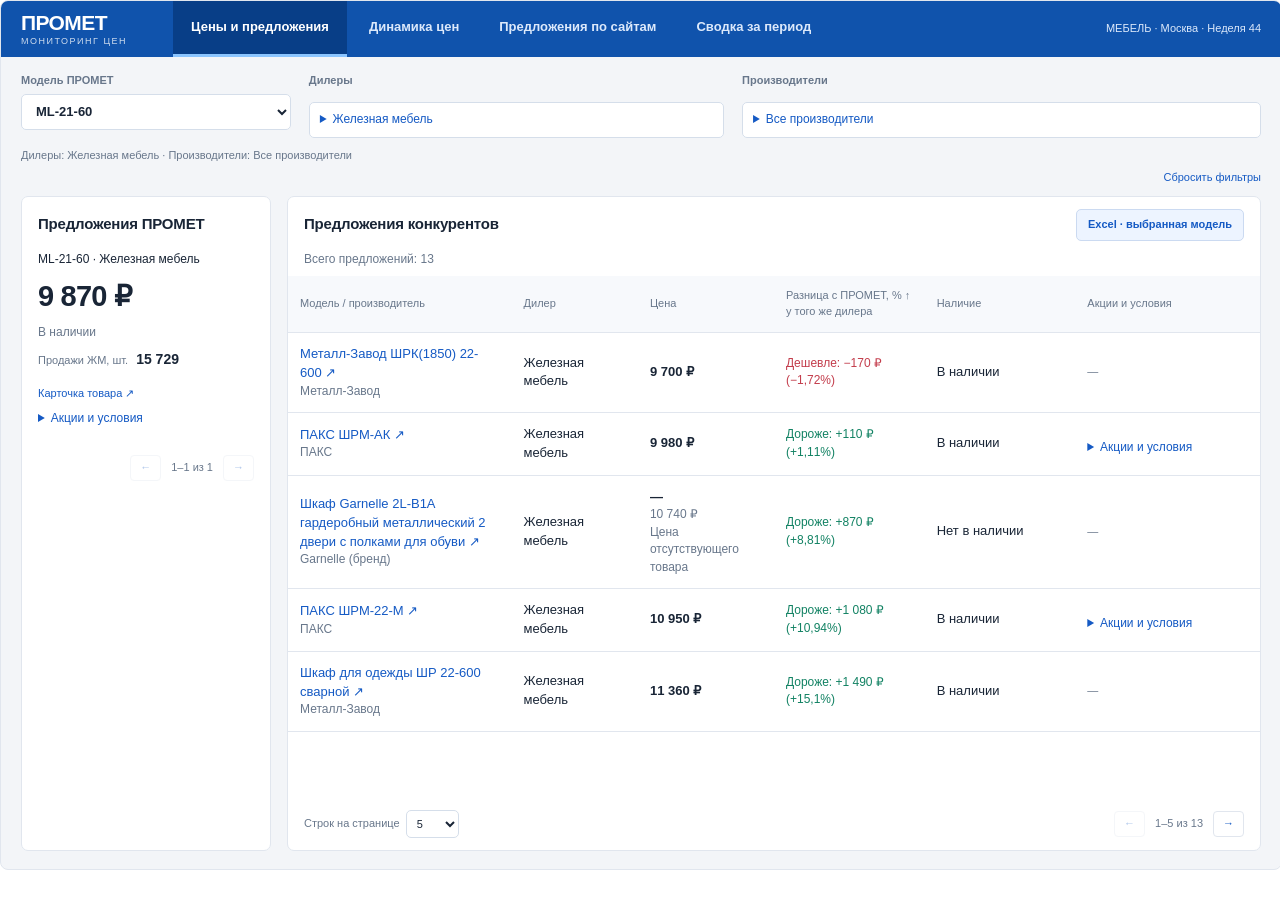
<file: src/legacy.html>
<!doctype html><html lang="ru"><meta charset="utf-8"><meta name="viewport" content="width=device-width,initial-scale=1"><meta http-equiv="Content-Security-Policy" content="default-src 'none'; script-src 'unsafe-inline'; style-src 'unsafe-inline'; img-src data: blob:; connect-src 'none';"><style>body{margin:0}</style><div id="promet-monitor-v2"><style>#promet-monitor-v2{--pm-bg:#f3f5f8;--pm-card:#fff;--pm-ink:#192536;--pm-muted:#68778b;--pm-line:#e1e6ee;--pm-mark:#155ac4;--pm-soft:#f7f9fc;--pm-red:#c33d4c;--pm-green:#128263;--pm-warn:#94621a;--pm-blue-soft:#edf4ff;color-scheme:light;font:14px/1.45 'Segoe UI',Arial,sans-serif;font-variant-numeric:tabular-nums;background:var(--pm-bg);color:var(--pm-ink);width:100%;height:clamp(620px,calc(100dvh - 32px),980px);display:flex;flex-direction:column;overflow:hidden;border:1px solid var(--pm-line);border-radius:8px}
#promet-monitor-v2 *{box-sizing:border-box}
#promet-monitor-v2 [hidden]{display:none!important}
#promet-monitor-v2 button,#promet-monitor-v2 input,#promet-monitor-v2 select{font:inherit}
#promet-monitor-v2 button{cursor:pointer}
#promet-monitor-v2 a{color:var(--pm-mark);text-decoration:none}#promet-monitor-v2 a:hover{text-decoration:underline}
#promet-monitor-v2 .pm-topbar{height:56px;flex-shrink:0;display:flex;align-items:stretch;background:#1053ac;color:#fff;padding:0 20px;gap:24px}
#promet-monitor-v2 .pm-brand{display:flex;flex-direction:column;justify-content:center;line-height:1.1;min-width:128px}
#promet-monitor-v2 .pm-brand strong{font-size:21px;letter-spacing:-.6px}#promet-monitor-v2 .pm-brand span{font-size:9px;letter-spacing:1.5px;margin-top:3px;opacity:.8}
#promet-monitor-v2 .pm-tabs{display:flex;gap:4px;align-items:stretch}
#promet-monitor-v2 .pm-tabs button{padding:0 18px;background:none;border:0;color:#dce9fb;white-space:nowrap;font-size:13px;font-weight:600;border-bottom:3px solid transparent}
#promet-monitor-v2 .pm-tabs button:hover{background:#ffffff0d;color:#fff}
#promet-monitor-v2 .pm-tabs button[aria-selected=true]{background:#083e87;color:#fff;border-bottom-color:#8bc5ff}
#promet-monitor-v2 .pm-topbar-context{margin-left:auto;align-self:center;color:#dce9fb;font-size:11px;white-space:nowrap}
#promet-monitor-v2 main{flex:1;min-height:0;display:flex;flex-direction:column;padding:16px 20px 18px;gap:10px;overflow:hidden}
#promet-monitor-v2 .pm-filters{display:grid;grid-template-columns:minmax(150px,.65fr) minmax(200px,1fr) minmax(240px,1.25fr);gap:18px;flex-shrink:0;position:relative;z-index:10}
#promet-monitor-v2 .pm-filters>label,#promet-monitor-v2 .pm-filters>div{display:flex;flex-direction:column;gap:5px;min-width:0;font-size:11px;color:var(--pm-muted);font-weight:600}
#promet-monitor-v2 select,#promet-monitor-v2 input[type=number]{height:36px;border:1px solid #d5deea;border-radius:5px;padding:6px 10px;background:#fff;color:var(--pm-ink);min-width:0;width:100%;font-size:13px}
#promet-monitor-v2 .pm-dealer-picker{position:relative;border:1px solid #d5deea;border-radius:5px;background:#fff;min-height:36px;color:var(--pm-ink);font-size:13px;font-weight:400}
#promet-monitor-v2 .pm-dealer-picker>summary{padding:8px 10px;white-space:nowrap;overflow:hidden;text-overflow:ellipsis;cursor:pointer}
#promet-monitor-v2 #pm-dealers-options,#promet-monitor-v2 #pm-makers-options{position:absolute;top:calc(100% + 5px);left:0;right:0;background:#fff;border:1px solid var(--pm-line);box-shadow:0 12px 30px #132b4526;border-radius:6px;padding:8px 12px;max-height:300px;overflow:auto;z-index:30}
#promet-monitor-v2 #pm-dealers-options label,#promet-monitor-v2 #pm-makers-options label{display:flex;gap:8px;align-items:center;padding:7px 0;font-size:13px}
#promet-monitor-v2 #pm-selected-filters{font-size:11px;color:var(--pm-muted);margin:0!important;flex-shrink:0;max-height:32px;overflow:auto}
#promet-monitor-v2 #pm-reset-filters{align-self:flex-end;margin-top:-4px;padding:0;font-size:11px;color:var(--pm-mark);background:none;border:0}
#promet-monitor-v2 #pm-result,#promet-monitor-v2 .pm-delta-legend,#promet-monitor-v2 .pm-caption,#promet-monitor-v2 .pm-comparison-note,#promet-monitor-v2 #pm-history-status,#promet-monitor-v2 .pm-chart-model{display:none!important}
#promet-monitor-v2 main>[role=tabpanel]{flex:1;min-height:0;overflow:auto}
#promet-monitor-v2 #pm-panel-main{display:grid;grid-template-columns:250px minmax(0,1fr);gap:16px;overflow:hidden}
#promet-monitor-v2 .pm-panel{position:relative;background:var(--pm-card);border:1px solid var(--pm-line);border-radius:7px;padding:16px;min-width:0}
#promet-monitor-v2 h3{font-size:15px;font-weight:600;letter-spacing:-.2px;margin:0 0 16px;padding:0;border:0}
#promet-monitor-v2 .pm-own-history{min-height:0;overflow:auto}
#promet-monitor-v2 .pm-own-history>.pm-panel{min-height:100%}
#promet-monitor-v2 .pm-own{display:flex;flex-direction:column;gap:0}
#promet-monitor-v2 .pm-own-item{padding:16px 0;border-top:1px solid var(--pm-line);font-size:12px;overflow-wrap:anywhere}
#promet-monitor-v2 .pm-own-item:first-child{padding-top:0;border-top:0}
#promet-monitor-v2 .pm-own-item>.pm-price{font-size:29px;letter-spacing:-.8px;color:var(--pm-ink);font-weight:600;margin:7px 0}
#promet-monitor-v2 .pm-muted{font-size:12px;color:var(--pm-muted)}
#promet-monitor-v2 .pm-own-sales{display:flex;align-items:baseline;gap:8px;font-size:11px;color:var(--pm-muted);margin:8px 0}
#promet-monitor-v2 .pm-own-sales .pm-price{font-size:14px;color:var(--pm-ink);font-weight:600}
#promet-monitor-v2 .pm-own-item>a{display:inline-block;margin-top:8px;font-size:11px}
#promet-monitor-v2 details{margin-top:8px}#promet-monitor-v2 summary{color:var(--pm-mark);font-size:12px;cursor:pointer}
#promet-monitor-v2 .pm-detail{font-size:12px;padding:8px 0;color:var(--pm-muted)}
#promet-monitor-v2 #pm-panel-main>.pm-panel{display:flex;flex-direction:column;min-height:0;padding:16px 0 0;overflow:hidden}
#promet-monitor-v2 #pm-panel-main>.pm-panel>h3,#promet-monitor-v2 #pm-panel-main>.pm-panel>div:not(.pm-table-wrap){margin-left:16px;margin-right:16px}
#promet-monitor-v2 #pm-offer-count{font-size:12px;color:var(--pm-muted)}
#promet-monitor-v2 .pm-export{position:absolute;top:12px;right:16px;border:1px solid #cbdaf1;border-radius:5px;background:var(--pm-blue-soft);color:var(--pm-mark);font-size:11px;font-weight:600;padding:7px 11px}
#promet-monitor-v2 .pm-table-wrap{overflow:auto;min-height:0;overscroll-behavior:contain}
#promet-monitor-v2 #pm-panel-main .pm-table-wrap{flex:1}
#promet-monitor-v2 table{border-collapse:collapse;width:100%;table-layout:fixed;font-size:13px}
#promet-monitor-v2 th{font-weight:500;color:var(--pm-muted);font-size:11px;background:var(--pm-soft);text-align:left;position:sticky;top:0;z-index:2}
#promet-monitor-v2 th,#promet-monitor-v2 td{padding:12px 12px;border-bottom:1px solid var(--pm-line);vertical-align:middle;overflow-wrap:anywhere}
#promet-monitor-v2 tbody tr:hover{background:#f3f7ff}
#promet-monitor-v2 td:first-child,#promet-monitor-v2 th:first-child{width:23%}
#promet-monitor-v2 td:nth-child(2),#promet-monitor-v2 th:nth-child(2){width:13%}
#promet-monitor-v2 td:nth-child(3),#promet-monitor-v2 th:nth-child(3){width:14%}
#promet-monitor-v2 td:last-child,#promet-monitor-v2 th:last-child{width:19%}
#promet-monitor-v2 td:last-child{font-size:11px;color:var(--pm-muted)}
#promet-monitor-v2 .pm-price{font-variant-numeric:tabular-nums;white-space:nowrap;font-weight:600}
#promet-monitor-v2 .pm-delta-cell{font-variant-numeric:tabular-nums;font-size:12px}
#promet-monitor-v2 .pm-delta-entry+.pm-delta-entry{margin-top:5px}
#promet-monitor-v2 .pm-delta-lower{color:var(--pm-red);fill:var(--pm-red)}#promet-monitor-v2 .pm-delta-higher{color:var(--pm-green);fill:var(--pm-green)}#promet-monitor-v2 .pm-delta-equal,#promet-monitor-v2 .pm-delta-neutral{color:var(--pm-muted);fill:var(--pm-muted)}
#promet-monitor-v2 .pm-sort-button{font:inherit;color:inherit;background:none;border:0;padding:0;text-align:left}
#promet-monitor-v2 .pm-pager{display:flex;justify-content:flex-end;gap:10px;align-items:center;padding:12px 0;flex-shrink:0;font-size:11px;color:var(--pm-muted)}
#promet-monitor-v2 .pm-pager button{border:1px solid var(--pm-line);background:#fff;border-radius:4px;padding:4px 9px;color:var(--pm-mark)}#promet-monitor-v2 .pm-pager button:disabled{opacity:.35}
#promet-monitor-v2 .pm-pager select{height:28px;padding:3px 6px;font-size:11px}
#promet-monitor-v2 .pm-bar{display:none}#promet-monitor-v2 .pm-empty{padding:16px;color:var(--pm-muted)}#promet-monitor-v2 .pm-warn{color:var(--pm-warn)}
#promet-monitor-v2 .pm-cheaper-filter{display:inline-flex;align-items:center;gap:7px;margin:4px 18px 14px 0;font-size:12px}
#promet-monitor-v2 input[type=checkbox]{accent-color:var(--pm-mark)}
#promet-monitor-v2 .pm-history-controls{display:flex;gap:16px;margin:8px 0 24px}
#promet-monitor-v2 .pm-history-controls label{display:grid;gap:5px;flex:1;font-size:11px;color:var(--pm-muted)}
#promet-monitor-v2 .pm-history-plot{display:block;width:100%;background:#fff;overflow:visible}
#promet-monitor-v2 .pm-history-plot text{font:12px 'Segoe UI',Arial,sans-serif;fill:var(--pm-muted)}
#promet-monitor-v2 .pm-history-site{font-size:14px;font-weight:600;margin:12px 0}
#promet-monitor-v2 .pm-quote{display:flex;gap:12px;align-items:baseline;color:var(--pm-muted);font-size:12px}
#promet-monitor-v2 .pm-quote strong{font-size:25px;color:var(--pm-ink)}
#promet-monitor-v2 .pm-chart-key{display:flex;gap:16px;flex-wrap:wrap;font-size:12px;color:var(--pm-muted);margin:12px 0}
#promet-monitor-v2 .pm-dealer-chart{padding:12px 0 24px;border-top:1px solid var(--pm-line)}
#promet-monitor-v2 #pm-summary-text{max-width:1000px;font-size:14px}
@media(max-width:1200px){#promet-monitor-v2 .pm-topbar-context{display:none}#promet-monitor-v2 .pm-topbar{gap:12px;padding:0 16px}#promet-monitor-v2 .pm-tabs button{padding:0 12px;font-size:12px}#promet-monitor-v2 #pm-panel-main{grid-template-columns:210px minmax(0,1fr);gap:12px}#promet-monitor-v2 td,#promet-monitor-v2 th{padding:10px 8px}#promet-monitor-v2 td{font-size:12px}}
@media(max-width:850px){#promet-monitor-v2{height:auto;min-height:0;overflow:visible}#promet-monitor-v2 .pm-topbar{height:auto;flex-wrap:wrap;padding:12px;gap:8px}#promet-monitor-v2 .pm-brand{min-width:100%}#promet-monitor-v2 .pm-tabs{flex-wrap:wrap}#promet-monitor-v2 .pm-tabs button{min-height:40px;padding:0 8px}#promet-monitor-v2 main{overflow:visible;padding:12px}#promet-monitor-v2 .pm-filters{grid-template-columns:1fr;gap:8px}#promet-monitor-v2 #pm-panel-main{display:flex;flex-direction:column;overflow:visible}#promet-monitor-v2 .pm-own{flex-direction:row;flex-wrap:wrap;gap:16px}#promet-monitor-v2 .pm-own-item{flex:1 1 180px;border-top:0;padding:0}#promet-monitor-v2 table{min-width:720px}#promet-monitor-v2 .pm-history-controls{flex-wrap:wrap}#promet-monitor-v2 main>[role=tabpanel]{overflow:visible}#promet-monitor-v2 .pm-table-wrap{max-height:520px}}
</style><header class="pm-topbar"><div class="pm-brand"><strong>ПРОМЕТ</strong><span>МОНИТОРИНГ ЦЕН</span></div><div class="pm-tabs" role="tablist" aria-label="Разделы мониторинга"><button type="button" role="tab" id="pm-tab-main" aria-selected="true" aria-controls="pm-panel-main">Цены и предложения</button><button type="button" role="tab" id="pm-tab-history" aria-selected="false" aria-controls="pm-panel-history">Динамика цен</button><button type="button" role="tab" id="pm-tab-audit" aria-selected="false" aria-controls="pm-panel-audit">Предложения по сайтам</button><button type="button" role="tab" id="pm-tab-summary" aria-selected="false" aria-controls="pm-panel-summary">Сводка за период</button></div><div class="pm-topbar-context">МЕБЕЛЬ · Москва · Неделя 44</div></header>
<main><div class="pm-filters"><label>Модель ПРОМЕТ<select id="pm-model" aria-label="Модель ПРОМЕТ"></select></label><div><span>Дилеры</span><select id="pm-dealer" aria-label="Дилер" hidden></select><details id="pm-dealers-picker" class="pm-dealer-picker"><summary id="pm-dealers-summary">Дилеры</summary><div id="pm-dealers-options"></div></details></div><div><span>Производители</span><select id="pm-maker" aria-label="Конкуренты" hidden></select><details id="pm-makers-picker" class="pm-dealer-picker"><summary id="pm-makers-summary">Все производители</summary><div id="pm-makers-options"></div></details></div></div>
<div id="pm-selected-filters" aria-live="polite" style="display:flex;flex-wrap:wrap;gap:6px 18px;margin:8px 0"></div><button type="button" id="pm-reset-filters" class="pm-sort-button">Сбросить фильтры</button>
<div class="pm-result" id="pm-result" aria-live="polite"></div>
<div class="pm-delta-legend" aria-label="Разница с ПРОМЕТ у того же дилера"><span class="pm-delta-lower">▼ Дешевле ПРОМЕТ</span><span class="pm-delta-higher">▲ Дороже ПРОМЕТ</span><span class="pm-delta-equal">= Одинаковая цена</span></div>

<div id="pm-panel-main" role="tabpanel" aria-labelledby="pm-tab-main">
<div class="pm-metrics" hidden><div class="pm-metric"><span class="pm-muted">Предложения аналогов</span><div class="pm-value" id="pm-total"></div><span class="pm-muted">Уникальные карточки</span></div><div class="pm-metric"><span class="pm-muted">В наличии</span><div class="pm-value" id="pm-stock"></div><span class="pm-muted" id="pm-supplier"></span></div><div class="pm-metric"><span class="pm-muted">Требуют уточнения</span><div class="pm-value" id="pm-flags"></div><span class="pm-muted">Отличия и оговорки</span></div></div>
<section class="pm-panel" hidden><details><summary id="pm-coverage-title">Полнота проверки цен ПРОМЕТ</summary><div class="pm-table-wrap"><table><thead id="pm-coverage-head"></thead><tbody id="pm-coverage"></tbody></table></div><p class="pm-caption">«Не найдена» — точная карточка не подтверждена поиском. Цены не включают доставку и сборку; наличие и условия — в карточке выбранного предложения.</p></details></section>
<div class="pm-own-history"><section class="pm-panel"><h3 id="pm-own-title">Предложения ПРОМЕТ</h3><div class="pm-own" id="pm-own"></div><div class="pm-pager"><button type="button" id="pm-own-prev">←</button><span id="pm-own-page"></span><button type="button" id="pm-own-next">→</button></div></section>
</div>
<section class="pm-panel"><h3>Предложения конкурентов</h3><div style="display:flex;gap:12px;align-items:center;flex-wrap:wrap;margin-bottom:8px"><span id="pm-offer-count"></span><button type="button" id="pm-all-makers" class="pm-sort-button">Все производители</button></div><button type="button" class="pm-export" id="pm-export-offers">Excel · выбранная модель</button><p class="pm-caption" id="pm-sort-caption" aria-live="polite"></p><p class="pm-caption">Рубли за единицу, как на сайте. Доставка и сборка отдельно; условия НДС требуют сверки.</p><div class="pm-table-wrap"><table><thead><tr><th>Модель / производитель</th><th>Дилер</th><th>Цена</th><th id="pm-delta-sort-head" aria-sort="ascending"><button type="button" id="pm-delta-sort" class="pm-sort-button">Разница с ПРОМЕТ, % ↑</button><div>у того же дилера</div></th><th id="pm-sales-head" aria-sort="none"><button type="button" id="pm-sales-sort" class="pm-sort-button">Продажи ЖМ, шт. ↕</button></th><th id="pm-sales-delta-head" aria-sort="none"><button type="button" id="pm-sales-delta-sort" class="pm-sort-button" data-tooltip="Сортировка по разнице продаж в процентах. Для аналога нескольких моделей — по наибольшей разнице.">Продажи к ПРОМЕТ, % ↕</button><div>шт. / %</div></th><th>Наличие</th><th>Акции и условия</th></tr></thead><tbody id="pm-rows"></tbody></table></div><div class="pm-pager"><label style="display:flex;align-items:center;gap:6px;margin-right:auto">Строк на странице<select id="pm-offers-size" style="width:auto"><option value="5">5</option><option value="10">10</option><option value="all">Все</option></select></label><button type="button" id="pm-offers-prev">←</button><span id="pm-offers-page"></span><button type="button" id="pm-offers-next">→</button></div><p id="pm-sales-note" class="pm-caption">Счётчик «Этот товар купили уже» на сайте «Железная мебель», снимок 28.10.2026. Период сайтом не указан. Это не продажи за неделю. «Нет данных» — счётчик не найден в сохранённой карточке; «—» — другой дилер.</p><div id="pm-empty" class="pm-empty" hidden>Для этого сочетания фильтров предложений нет.</div></section>
</div><div id="pm-panel-history" role="tabpanel" aria-labelledby="pm-tab-history" hidden><section class="pm-panel"><h3>Динамика цен · ПРОМЕТ и конкуренты</h3><button type="button" class="pm-export" id="pm-export-chart">Excel · выбранная модель</button><label class="pm-cheaper-filter"><input type="checkbox" id="pm-cheaper"> Только дешевле ПРОМЕТ</label><label class="pm-cheaper-filter"><input type="checkbox" id="pm-stock-only"> Только в наличии</label><label class="pm-cheaper-filter"><input type="checkbox" id="pm-better-only"> Продаются лучше ПРОМЕТ · Железная мебель</label><label class="pm-chart-model">Модель ПРОМЕТ<select id="pm-history-model" aria-label="Модель ПРОМЕТ на графике"></select></label><p class="pm-caption" id="pm-history-caption"></p><p class="pm-comparison-note">● / ○ ПРОМЕТ — всегда на графике. ■ / □ Конкуренты — по фильтру. Полые маркеры ○ □ — нет в наличии; закрашенные — остальные предложения, подробности — при наведении на точку.</p><div class="pm-history-controls"><label>Период<select id="pm-period"><option value="month">Месяц</option><option value="quarter">Квартал</option><option value="4">4 недели</option><option value="8">8 недель</option><option value="13">13 недель</option><option value="26">26 недель</option><option value="52">52 недели</option></select></label><label>По неделю<select id="pm-week-end"></select></label><label>Модель конкурента<select id="pm-series"><option value="all">Все модели</option></select></label></div><div id="pm-history"></div><div class="pm-pager"><button type="button" id="pm-chart-prev">←</button><span id="pm-chart-page"></span><button type="button" id="pm-chart-next">→</button></div><div class="pm-muted" id="pm-history-status" aria-live="polite"></div></section></div><div id="pm-panel-audit" role="tabpanel" aria-labelledby="pm-tab-audit" hidden>
<section class="pm-panel"><h3>Предложения по сайтам</h3><button type="button" class="pm-export" id="pm-export-sites">Excel · выбранная модель</button><div class="pm-table-wrap"><table><thead id="pm-audit-head"></thead><tbody id="pm-audit-rows"></tbody></table></div><div class="pm-pager"><button type="button" id="pm-audit-prev">←</button><span id="pm-audit-page"></span><button type="button" id="pm-audit-next">→</button></div><p class="pm-caption">Нажмите на число предложений, чтобы увидеть модели, цены и ссылки. Таблица охватывает все 13 моделей и 4 сайта. Ноль означает отсутствие подтверждённой записи в реестре, а не отсутствие товара на сайте.</p></section>
<section class="pm-panel" hidden><h3>Исключённые предложения · причины</h3><div id="pm-candidates"></div></section>
</div><div id="pm-panel-summary" role="tabpanel" aria-labelledby="pm-tab-summary" hidden><section class="pm-panel"><h3>Сводка за период</h3><button type="button" id="pm-summary-download" class="pm-export">Скачать Word</button><label>Интервал<select id="pm-summary-period"><option value="4">4 недели</option><option value="month">Месяц</option><option value="quarter">Квартал</option><option value="52">52 недели</option></select></label><label style="margin-top:10px">Критичное изменение цены, %<input id="pm-critical-threshold" type="number" min="1" max="100" value="5" style="max-width:100px"></label><div id="pm-summary-text" style="white-space:pre-wrap;line-height:1.65;margin-top:16px"></div></section></div></main>
<script type="application/json" id="pm-data">{"analogs": [{"id": 1, "skus": ["S23099402502", "S23099521902"], "model": "Металл-Завод ШРК(1850) 22-600", "maker": "Металл-Завод", "site": "ВсеИнструменты", "url": "https://www.vseinstrumenti.ru/product/odezhnyj-shkaf-metall-zavod-shrk-1850-22-600-1103448/", "price": 12110, "checkedAt": "2026-10-28T08:45:46.709Z", "conditionalPrice": null, "conditionalType": "", "unavailablePrice": null, "oldPrice": 14050, "statusObserved": "В наличии", "availability": "69 шт. есть на складе", "delivery": "Самовывоз:завтра, бесплатно, из 1 магазина; Курьером:c 30 октября, от 1 500 ₽", "vat": "В карточке явно не подтверждено; уточнить", "conditions": "Цена за единицу, без доставки и сборки. Публичная цена; цена для отдельного типа покупателя вынесена отдельно. Остатки магазина и склада не суммировались.", "promo": "10% на первый заказ для бизнеса, B2B258K1; применимость и суммирование не подтверждены", "dimObserved": "1850х600х500 мм", "flag": ""}, {"id": 2, "skus": ["S23099402502", "S23099521902"], "model": "ПАКС ШРМ-22", "maker": "ПАКС", "site": "Железная мебель", "url": "https://xn----7sbenacbbl2bhik1tlb.xn--p1ai/catalog/metallicheskie-shkafy/shkafy-metallicheskie-dlya-razdevalok/shkafy-dlya-odezhdy/shkaf-dlya-razdevalki-shrm-22/", "price": null, "checkedAt": "2026-10-28T08:45:58.488Z", "conditionalPrice": null, "conditionalType": "", "unavailablePrice": null, "oldPrice": null, "statusObserved": "Нет в наличии", "availability": "Нет в наличии", "delivery": "Срок и стоимость уточняются по адресу; наличие не означает срок доставки", "vat": "Включает НДС 22% (указано на сайте)", "conditions": "Цена за единицу, без доставки и сборки. Интернет-цена; наличие центральных складов; скидка от 3 шт. по запросу; минимальный заказ 2 000 руб.", "promo": "Не зафиксирована", "dimObserved": "1860х600х500", "flag": "", "soldUnits": null}, {"id": 3, "skus": ["S23099402502", "S23099521902"], "model": "ПАКС ШРМ-22-М", "maker": "ПАКС", "site": "Железная мебель", "url": "https://xn----7sbenacbbl2bhik1tlb.xn--p1ai/catalog/metallicheskie-shkafy/shkafy-metallicheskie-dlya-razdevalok/shkafy-dlya-odezhdy/shkaf-dlya-razdevalki-shrm-22-m/", "price": 10950, "checkedAt": "2026-10-28T08:45:59.650Z", "conditionalPrice": null, "conditionalType": "", "unavailablePrice": null, "oldPrice": 13201.6, "statusObserved": "В наличии", "availability": "В наличии", "delivery": "Срок и стоимость уточняются по адресу; наличие не означает срок доставки", "vat": "Включает НДС 22% (указано на сайте)", "conditions": "Цена за единицу, без доставки и сборки. Интернет-цена; наличие центральных складов; скидка от 3 шт. по запросу; минимальный заказ 2 000 руб.", "promo": "Старая цена показана; специальная скидка отдельно не применялась", "dimObserved": "1860х600х500", "flag": "", "soldUnits": 1537}, {"id": 4, "skus": ["S23099402502", "S23099521902"], "model": "ПАКС ШРМ-АК", "maker": "ПАКС", "site": "ВсеИнструменты", "url": "https://www.vseinstrumenti.ru/product/shkaf-paks-shrm-ak-125453-836470/", "price": 9500, "checkedAt": "2026-10-28T08:46:00.821Z", "conditionalPrice": 8639, "conditionalType": "Физлицам", "unavailablePrice": null, "oldPrice": 12344, "statusObserved": "В наличии", "availability": "1 шт. в магазинах сегодня", "delivery": "Самовывоз:сегодня, бесплатно, из 1 магазина", "vat": "В карточке явно не подтверждено; уточнить", "conditions": "Цена за единицу, без доставки и сборки. Публичная цена; цена для отдельного типа покупателя вынесена отдельно. Остатки магазина и склада не суммировались.", "promo": "Старая цена показана; специальная скидка отдельно не применялась", "dimObserved": "1860x600x500 мм", "flag": ""}, {"id": 5, "skus": ["S23099402502", "S23099521902"], "model": "ПАКС ШРМ-С", "maker": "ПАКС", "site": "profsafe.ru", "url": "https://profsafe.ru/metal-cabinets/lockers/shkafyi-shrm/shkaf_dlya_odezhdy_shrm_s.html", "price": 10770, "checkedAt": "2026-10-28T08:46:04.928Z", "conditionalPrice": null, "conditionalType": "", "unavailablePrice": null, "oldPrice": 11970, "statusObserved": "В наличии", "availability": "Есть в наличии", "delivery": "Срок и стоимость уточняются по адресу; наличие не означает срок доставки", "vat": "В карточке явно не подтверждено; уточнить", "conditions": "Цена за единицу, без доставки и сборки. Интернет-цена; наличие заявлено без количества; срок доставки уточнить.", "promo": "Старая цена показана; специальная скидка отдельно не применялась", "dimObserved": "1860х600х500", "flag": ""}, {"id": 6, "skus": ["S23099402502", "S23099521902"], "model": "Церера ШР-22 L600 УТ000001647", "maker": "Церера", "site": "ВсеИнструменты", "url": "https://www.vseinstrumenti.ru/product/metallicheskij-shkaf-dlya-razdevalok-tserera-mebel-shr-22-l600-2-sektsii-1850x600x500-mm-ut000001647-9221750/", "price": 9785, "checkedAt": "2026-10-28T08:46:07.430Z", "conditionalPrice": null, "conditionalType": "", "unavailablePrice": null, "oldPrice": null, "statusObserved": "В наличии", "availability": "41 шт. есть на складе", "delivery": "Самовывоз:завтра, бесплатно, из 1 магазина; Курьером:c 30 октября, от 1 500 ₽", "vat": "В карточке явно не подтверждено; уточнить", "conditions": "Цена за единицу, без доставки и сборки. Публичная цена; цена для отдельного типа покупателя вынесена отдельно. Остатки магазина и склада не суммировались. На странице есть условие предоплаты.", "promo": "10% на первый заказ для бизнеса, B2B258K1; применимость и суммирование не подтверждены", "dimObserved": "1850x600x500 мм", "flag": ""}, {"id": 7, "skus": ["S23099402502", "S23099521902"], "model": "METOS / Завод металлоизделий ШМ-22 600 11120610", "maker": "METOS / Завод металлоизделий", "site": "ВсеИнструменты", "url": "https://www.vseinstrumenti.ru/product/shkaf-zavod-metalloizdelij-metos-shm-22-600-11120610-2762852/", "price": null, "checkedAt": "2026-10-28T08:46:22.031Z", "conditionalPrice": null, "conditionalType": "", "unavailablePrice": 11470, "oldPrice": null, "statusObserved": "Нет в наличии", "availability": "Нет в наличии; Нет в наличии, последняя цена", "delivery": "", "vat": "В карточке явно не подтверждено; уточнить", "conditions": "Цена за единицу, без доставки и сборки. Публичная цена; цена для отдельного типа покупателя вынесена отдельно. Остатки магазина и склада не суммировались.", "promo": "10% на первый заказ для бизнеса, B2B258K1; применимость и суммирование не подтверждены", "dimObserved": "1850x600x490 мм", "flag": ""}, {"id": 8, "skus": ["S23099403502", "S23099552102"], "model": "ДиКом Рационал ОД-421 31.2006-071", "maker": "ДиКом", "site": "Железная мебель", "url": "https://xn----7sbenacbbl2bhik1tlb.xn--p1ai/catalog/metallicheskie-shkafy/shkafy-metallicheskie-dlya-razdevalok/shkafy-dlya-odezhdy/shkaf-dlya-odezhdy-od-421/", "price": 21700, "checkedAt": "2026-10-28T08:46:23.505Z", "conditionalPrice": null, "conditionalType": "", "unavailablePrice": null, "oldPrice": null, "statusObserved": "В наличии", "availability": "В наличии", "delivery": "Срок и стоимость уточняются по адресу; наличие не означает срок доставки", "vat": "Включает НДС 22% (указано на сайте)", "conditions": "Цена за единицу, без доставки и сборки. Интернет-цена; наличие центральных складов; скидка от 3 шт. по запросу; минимальный заказ 2 000 руб.", "promo": "Не зафиксирована", "dimObserved": "1860х800х500", "flag": "", "soldUnits": null}, {"id": 9, "skus": ["S23099403502", "S23099552102"], "model": "Металл-Завод ШРК(1850) 22-800", "maker": "Металл-Завод", "site": "Железная мебель", "url": "https://xn----7sbenacbbl2bhik1tlb.xn--p1ai/catalog/metallicheskie-shkafy/shkafy-metallicheskie-dlya-razdevalok/shkaf-dlya-odezhdy-shrk-22-800/", "price": 12480, "checkedAt": "2026-10-28T11:06:02.730Z", "conditionalPrice": null, "conditionalType": "", "unavailablePrice": null, "oldPrice": null, "statusObserved": "В наличии", "availability": "В наличии", "delivery": "Доставка в пределах МКАД 1 500 ₽; от 30 000 ₽ бесплатно (условия сайта).", "vat": "Цена с НДС 22%", "conditions": "Цена за единицу для Москвы. Доставка и сборка отдельно.", "promo": "", "dimObserved": "1850х800х500", "flag": "", "soldUnits": 4471}, {"id": 10, "skus": ["S23099403502", "S23099552102"], "model": "ПАКС ШРМ-22-М/800", "maker": "ПАКС", "site": "Железная мебель", "url": "https://xn----7sbenacbbl2bhik1tlb.xn--p1ai/catalog/metallicheskie-shkafy/shkafy-metallicheskie-dlya-razdevalok/shkafy-dlya-odezhdy/shkaf-dlya-razdevalki-shrm-22-m-800/", "price": 13530, "checkedAt": "2026-10-28T08:46:25.780Z", "conditionalPrice": null, "conditionalType": "", "unavailablePrice": null, "oldPrice": 16302.4, "statusObserved": "В наличии", "availability": "В наличии", "delivery": "Срок и стоимость уточняются по адресу; наличие не означает срок доставки", "vat": "Включает НДС 22% (указано на сайте)", "conditions": "Цена за единицу, без доставки и сборки. Интернет-цена; наличие центральных складов; скидка от 3 шт. по запросу; минимальный заказ 2 000 руб.", "promo": "Старая цена показана; специальная скидка отдельно не применялась", "dimObserved": "1860х800х500", "flag": "", "soldUnits": 728}, {"id": 11, "skus": ["S23099403502", "S23099552102"], "model": "ПАКС ШРМ-22/800", "maker": "ПАКС", "site": "Железная мебель", "url": "https://xn----7sbenacbbl2bhik1tlb.xn--p1ai/catalog/metallicheskie-shkafy/shkafy-metallicheskie-dlya-razdevalok/shkafy-dlya-odezhdy/shkaf-dlya-razdevalki-shrm-22-800/", "price": null, "checkedAt": "2026-10-28T08:46:26.869Z", "conditionalPrice": null, "conditionalType": "", "unavailablePrice": null, "oldPrice": null, "statusObserved": "Нет в наличии", "availability": "Нет в наличии", "delivery": "Срок и стоимость уточняются по адресу; наличие не означает срок доставки", "vat": "Включает НДС 22% (указано на сайте)", "conditions": "Цена за единицу, без доставки и сборки. Интернет-цена; наличие центральных складов; скидка от 3 шт. по запросу; минимальный заказ 2 000 руб.", "promo": "Не зафиксирована", "dimObserved": "1860х800х500", "flag": "", "soldUnits": 15}, {"id": 12, "skus": ["S23099403502", "S23099552102"], "model": "ПАКС ШРМ-АК-800", "maker": "ПАКС", "site": "ВсеИнструменты", "url": "https://www.vseinstrumenti.ru/product/shkaf-paks-shrm-ak-800-125454-836460/", "price": 15410, "checkedAt": "2026-10-28T08:46:28.035Z", "conditionalPrice": 14749, "conditionalType": "Физлицам", "unavailablePrice": null, "oldPrice": null, "statusObserved": "В наличии", "availability": "1 шт. в магазинах сегодня; > 100 шт. есть на складе", "delivery": "Самовывоз:сегодня, бесплатно, из 1 магазина; Курьером:c 30 октября, от 1 500 ₽", "vat": "В карточке явно не подтверждено; уточнить", "conditions": "Цена за единицу, без доставки и сборки. Публичная цена; цена для отдельного типа покупателя вынесена отдельно. Остатки магазина и склада не суммировались.", "promo": "10% на первый заказ для бизнеса, B2B258K1; применимость и суммирование не подтверждены", "dimObserved": "1860x800x500 мм", "flag": ""}, {"id": 13, "skus": ["S23099403502", "S23099552102"], "model": "ПАКС ШРМ-С/800", "maker": "ПАКС", "site": "profsafe.ru", "url": "https://profsafe.ru/metal-cabinets/lockers/shkafyi-shrm/shkaf_dlya_odezhdy_shrm_s_800.html", "price": 13310, "checkedAt": "2026-10-28T08:46:29.900Z", "conditionalPrice": null, "conditionalType": "", "unavailablePrice": null, "oldPrice": 14790, "statusObserved": "В наличии", "availability": "Есть в наличии", "delivery": "Срок и стоимость уточняются по адресу; наличие не означает срок доставки", "vat": "В карточке явно не подтверждено; уточнить", "conditions": "Цена за единицу, без доставки и сборки. Интернет-цена; наличие заявлено без количества; срок доставки уточнить.", "promo": "Старая цена показана; специальная скидка отдельно не применялась", "dimObserved": "1860х800х500", "flag": ""}, {"id": 14, "skus": ["S23099403502", "S23099552102"], "model": "Церера ШР-22 L800 УТ000001648", "maker": "Церера", "site": "ВсеИнструменты", "url": "https://www.vseinstrumenti.ru/product/metallicheskij-shkaf-dlya-razdevalok-tserera-mebel-shr-22-l800-2-sektsii-1850x800x500-mm-ut000001648-9221744/", "price": 12485, "checkedAt": "2026-10-28T08:46:31.130Z", "conditionalPrice": 11519, "conditionalType": "Физлицам", "unavailablePrice": null, "oldPrice": null, "statusObserved": "В наличии", "availability": "> 100 шт. есть на складе", "delivery": "Самовывоз:завтра, бесплатно, из 1 магазина; Курьером:c 30 октября, от 1 500 ₽", "vat": "В карточке явно не подтверждено; уточнить", "conditions": "Цена за единицу, без доставки и сборки. Публичная цена; цена для отдельного типа покупателя вынесена отдельно. Остатки магазина и склада не суммировались.", "promo": "10% на первый заказ для бизнеса, B2B258K1; применимость и суммирование не подтверждены", "dimObserved": "1850x800x500 мм", "flag": ""}, {"id": 15, "skus": ["S23099403502", "S23099552102"], "model": "Garnelle (бренд) 2L-B1AE 800", "maker": "Garnelle (бренд)", "site": "Железная мебель", "url": "https://xn----7sbenacbbl2bhik1tlb.xn--p1ai/catalog/metallicheskie-shkafy/shkafy-metallicheskie-dlya-razdevalok/shkafy-garderobnye/shkaf_garnelle_2l_b1ae_800_garderobnyy_metallicheskiy_2_dveri_garnelle_bez_polok_dlya_obuvi/", "price": null, "checkedAt": "2026-10-28T08:46:32.529Z", "conditionalPrice": null, "conditionalType": "", "unavailablePrice": 12720, "oldPrice": null, "statusObserved": "Нет в наличии", "availability": "Нет в наличии", "delivery": "Срок и стоимость уточняются по адресу; наличие не означает срок доставки", "vat": "Включает НДС 22% (указано на сайте)", "conditions": "Цена за единицу, без доставки и сборки. Интернет-цена; наличие центральных складов; скидка от 3 шт. по запросу; минимальный заказ 2 000 руб.", "promo": "Не зафиксирована", "dimObserved": "1850х800х500", "flag": "", "soldUnits": null}, {"id": 16, "skus": ["S23099403502", "S23099552102"], "model": "METOS / Завод металлоизделий ШМ-22 800 11120710", "maker": "METOS / Завод металлоизделий", "site": "ВсеИнструменты", "url": "https://www.vseinstrumenti.ru/product/shkaf-zavod-metalloizdelij-metos-shm-22-800-11120710-2762426/", "price": 13652, "checkedAt": "2026-10-28T08:46:33.819Z", "conditionalPrice": 13100, "conditionalType": "Юрлицам", "unavailablePrice": null, "oldPrice": null, "statusObserved": "В наличии", "availability": "1 шт. есть на складе", "delivery": "Самовывоз:завтра, бесплатно, из 1 магазина; Курьером:c 30 октября, от 1 500 ₽", "vat": "В карточке явно не подтверждено; уточнить", "conditions": "Цена за единицу, без доставки и сборки. Публичная цена; цена для отдельного типа покупателя вынесена отдельно. Остатки магазина и склада не суммировались.", "promo": "10% на первый заказ для бизнеса, B2B258K1; применимость и суммирование не подтверждены", "dimObserved": "1850x800x490 мм", "flag": "Глубина в поле «Глубина» — 500 мм, в габаритах — 490 мм. Требует уточнения."}, {"id": 17, "skus": ["S23099401502"], "model": "ПАКС ШРМ-АК-500", "maker": "ПАКС", "site": "ВсеИнструменты", "url": "https://www.vseinstrumenti.ru/product/shkaf-paks-shrm-ak-500-125455-836452/", "price": 8720, "checkedAt": "2026-10-28T08:46:34.795Z", "conditionalPrice": null, "conditionalType": "", "unavailablePrice": null, "oldPrice": 11497, "statusObserved": "От поставщика", "availability": "6 шт. от поставщика c 3 ноября", "delivery": "Самовывоз:c 3 ноября, бесплатно, из 1 магазина; Курьером:c 4 ноября, от 1 500 ₽", "vat": "В карточке явно не подтверждено; уточнить", "conditions": "Цена за единицу, без доставки и сборки. Публичная цена; цена для отдельного типа покупателя вынесена отдельно. Остатки магазина и склада не суммировались.", "promo": "10% на первый заказ для бизнеса, B2B258K1; применимость и суммирование не подтверждены", "dimObserved": "1860x500x500 мм", "flag": ""}, {"id": 18, "skus": ["S23099401502"], "model": "ПАКС ШРМ-С/500", "maker": "ПАКС", "site": "profsafe.ru", "url": "https://profsafe.ru/metal-cabinets/lockers/shkafyi-shrm/shkaf_dlya_odezhdy_shrm_s_500.html", "price": 10320, "checkedAt": "2026-10-28T08:46:36.574Z", "conditionalPrice": null, "conditionalType": "", "unavailablePrice": null, "oldPrice": 11470, "statusObserved": "В наличии", "availability": "Есть в наличии", "delivery": "Срок и стоимость уточняются по адресу; наличие не означает срок доставки", "vat": "В карточке явно не подтверждено; уточнить", "conditions": "Цена за единицу, без доставки и сборки. Интернет-цена; наличие заявлено без количества; срок доставки уточнить.", "promo": "Старая цена показана; специальная скидка отдельно не применялась", "dimObserved": "1860х500х500", "flag": ""}, {"id": 19, "skus": ["S23099401502"], "model": "Церера ШР-22 L500", "maker": "Церера", "site": "КОМУС", "url": "https://www.komus.ru/katalog/mebel/mebel-metallicheskaya-/shkafy-dlya-odezhdy/shkafy-dlya-odezhdy-metallicheskie/shkaf-dlya-odezhdy-metallicheskij-shr-22-l500-2-otdeleniya-1850x500x500-mm-/p/2240141/", "price": 9867, "checkedAt": "2026-10-28T08:46:52.921Z", "conditionalPrice": null, "conditionalType": "", "unavailablePrice": null, "oldPrice": 11645, "statusObserved": "В наличии", "availability": "15 шт.", "delivery": "Курьером завтра; самовывоз — по карточке", "vat": "Включает НДС (указано на сайте)", "conditions": "Цена за единицу, без доставки и сборки. Публичная цена без входа. Персональные цены после входа; сборка и сбор за габариты отдельно.", "promo": "Старая цена показана; специальная скидка отдельно не применялась", "dimObserved": "1850×500×500", "flag": ""}, {"id": 20, "skus": ["S23099401502"], "model": "METOS / Завод металлоизделий ШМ-22 500 11120510", "maker": "METOS / Завод металлоизделий", "site": "ВсеИнструменты", "url": "https://www.vseinstrumenti.ru/product/shkaf-zavod-metalloizdelij-metos-shm-22-500-11120510-2762474/", "price": 12430, "checkedAt": "2026-10-28T08:46:54.157Z", "conditionalPrice": null, "conditionalType": "", "unavailablePrice": null, "oldPrice": null, "statusObserved": "От поставщика", "availability": "10 шт. от поставщика c 6 ноября", "delivery": "Самовывоз:c 6 ноября, бесплатно, из 1 магазина; Курьером:c 7 ноября, от 550 ₽", "vat": "В карточке явно не подтверждено; уточнить", "conditions": "Цена за единицу, без доставки и сборки. Публичная цена; цена для отдельного типа покупателя вынесена отдельно. Остатки магазина и склада не суммировались.", "promo": "10% на первый заказ для бизнеса, B2B258K1; применимость и суммирование не подтверждены", "dimObserved": "1850x500x490 мм", "flag": ""}, {"id": 21, "skus": ["S20499011202"], "model": "ДиКом РАЦИОНАЛ-12", "maker": "ДиКом", "site": "ВсеИнструменты", "url": "https://www.vseinstrumenti.ru/product/arhivnyj-shkaf-dikom-ratsional-12-razbornyj-32-0012-071-1644905/", "price": 22980, "checkedAt": "2026-10-28T08:49:41.474Z", "conditionalPrice": 19980, "conditionalType": "Физлицам", "unavailablePrice": null, "oldPrice": null, "statusObserved": "От поставщика", "availability": "18 шт. от поставщика c 1 ноября", "delivery": "Самовывоз:c 1 ноября, бесплатно, из 1 магазина; Курьером:c 2 ноября, от 1 500 ₽", "vat": "В карточке явно не подтверждено; уточнить", "conditions": "Цена за единицу, без доставки и сборки. Публичная цена; цена для отдельного типа покупателя вынесена отдельно. Остатки магазина и склада не суммировались.", "promo": "10% на первый заказ для бизнеса, B2B258K1; применимость и суммирование не подтверждены", "dimObserved": "1860x850x400 мм", "flag": ""}, {"id": 22, "skus": ["S20499011202"], "model": "ПАКС ШАМ-11/400", "maker": "ПАКС", "site": "ВсеИнструменты", "url": "https://www.vseinstrumenti.ru/product/shkaf-paks-sham-11-400-125445-836136/", "price": 11849, "checkedAt": "2026-10-28T08:51:43.609Z", "conditionalPrice": null, "conditionalType": "", "unavailablePrice": null, "oldPrice": 17154, "statusObserved": "В наличии", "availability": "> 100 шт. есть на складе", "delivery": "Самовывоз:завтра, бесплатно, из 1 магазина; Курьером:c 30 октября, от 1 500 ₽", "vat": "В карточке явно не подтверждено; уточнить", "conditions": "Цена за единицу, без доставки и сборки. Публичная цена; цена для отдельного типа покупателя вынесена отдельно. Остатки магазина и склада не суммировались.", "promo": "10% на первый заказ для бизнеса, B2B258K1; применимость и суммирование не подтверждены", "dimObserved": "1860x850x400 мм", "flag": ""}, {"id": 23, "skus": ["S23099541102"], "model": "METOS ШМ-44 11122310", "maker": "METOS / Завод металлоизделий", "site": "ВсеИнструменты", "url": "https://www.vseinstrumenti.ru/product/shkaf-zavod-metalloizdelij-metos-shm-44-11122310-2762762/", "price": 27190, "checkedAt": "2026-10-28T08:52:56.159Z", "conditionalPrice": 23640, "conditionalType": "Физлицам", "unavailablePrice": null, "oldPrice": null, "statusObserved": "В наличии", "availability": "1 шт. в магазинах сегодня; 1 шт. есть на складе", "delivery": "Самовывоз:сегодня, бесплатно, из 1 магазина; Курьером:c 30 октября, от 1 500 ₽", "vat": "В карточке явно не подтверждено; уточнить", "conditions": "Цена за единицу, без доставки и сборки. Публичная цена; цена для отдельного типа покупателя вынесена отдельно. Остатки магазина и склада не суммировались.", "promo": "10% на первый заказ для бизнеса, B2B258K1; применимость и суммирование не подтверждены", "dimObserved": "1850x1200x490 мм", "flag": ""}, {"id": 24, "skus": ["S23099421502", "S23099522102"], "model": "Металл-Завод ШРК(1850) 24-600 CB003252084", "maker": "Металл-Завод", "site": "ВсеИнструменты", "url": "https://www.vseinstrumenti.ru/product/shkaf-dlya-odezhdy-metall-zavod-shrk-1850-24-600-cb003252084-19571178/", "price": 14055, "checkedAt": "2026-10-28T08:53:44.858Z", "conditionalPrice": null, "conditionalType": "", "unavailablePrice": null, "oldPrice": 18830, "statusObserved": "От поставщика", "availability": "4 шт. от поставщика c 4 ноября", "delivery": "Самовывоз:c 4 ноября, бесплатно, из 1 магазина; Курьером:c 5 ноября, от 1 500 ₽", "vat": "В карточке явно не подтверждено; уточнить", "conditions": "Цена за единицу, без доставки и сборки. Публичная цена; цена для отдельного типа покупателя вынесена отдельно. Остатки магазина и склада не суммировались.", "promo": "10% на первый заказ для бизнеса, B2B258K1; применимость и суммирование не подтверждены", "dimObserved": "1865х630х145 мм", "flag": "Поля В/Ш/Г: 1850/600/500 мм; «Габариты без упаковки»: 1865×630×145 мм. Противоречие, автоматическое сравнение отключить."}, {"id": 25, "skus": ["S23099421502", "S23099522102"], "model": "ПАКС ШРМ-24", "maker": "ПАКС", "site": "ВсеИнструменты", "url": "https://www.vseinstrumenti.ru/product/shkaf-paks-shrm-24-343100-836432/", "price": null, "checkedAt": "2026-10-28T08:54:34.044Z", "conditionalPrice": null, "conditionalType": "", "unavailablePrice": 12305, "oldPrice": null, "statusObserved": "Нет в наличии", "availability": "Нет в наличии; Нет в наличии, последняя цена", "delivery": "", "vat": "В карточке явно не подтверждено; уточнить", "conditions": "Цена за единицу, без доставки и сборки. Публичная цена; цена для отдельного типа покупателя вынесена отдельно. Остатки магазина и склада не суммировались.", "promo": "10% на первый заказ для бизнеса, B2B258K1; применимость и суммирование не подтверждены", "dimObserved": "1860х600х500 мм", "flag": ""}, {"id": 26, "skus": ["S23099421502", "S23099522102"], "model": "METOS / Завод металлоизделий ШМ-24 11120910", "maker": "METOS / Завод металлоизделий", "site": "ВсеИнструменты", "url": "https://www.vseinstrumenti.ru/product/shkaf-zavod-metalloizdelij-metos-shm-24-11120910-2763188/", "price": null, "checkedAt": "2026-10-28T08:55:12.040Z", "conditionalPrice": null, "conditionalType": "", "unavailablePrice": 15395, "oldPrice": null, "statusObserved": "Нет в наличии", "availability": "Нет в наличии; Нет в наличии, последняя цена", "delivery": "", "vat": "В карточке явно не подтверждено; уточнить", "conditions": "Цена за единицу, без доставки и сборки. Публичная цена; цена для отдельного типа покупателя вынесена отдельно. Остатки магазина и склада не суммировались.", "promo": "10% на первый заказ для бизнеса, B2B258K1; применимость и суммирование не подтверждены", "dimObserved": "1850x600x490 мм", "flag": "Глубина в поле «Глубина» — 500 мм, в габаритах — 490 мм. Требует уточнения."}, {"id": 27, "skus": ["S23099404602"], "model": "ПАКС ШРМ-АК-У", "maker": "ПАКС", "site": "ВсеИнструменты", "url": "https://www.vseinstrumenti.ru/product/shkaf-paks-shrm-ak-u-683966-836474/", "price": 12110, "checkedAt": "2026-10-28T08:50:58.955Z", "conditionalPrice": 11235, "conditionalType": "Физлицам", "unavailablePrice": null, "oldPrice": 13959, "statusObserved": "От поставщика", "availability": "4 шт. от поставщика c 3 ноября", "delivery": "Самовывоз:c 3 ноября, бесплатно, из 1 магазина; Курьером:c 4 ноября, от 1 500 ₽", "vat": "В карточке явно не подтверждено; уточнить", "conditions": "Цена за единицу, без доставки и сборки. Публичная цена; цена для отдельного типа покупателя вынесена отдельно. Остатки магазина и склада не суммировались.", "promo": "10% на первый заказ для бизнеса, B2B258K1; применимость и суммирование не подтверждены", "dimObserved": "1860x500x500 мм", "flag": ""}, {"id": 28, "skus": ["S20499012202"], "model": "ДиКом КД-152", "maker": "ДиКом", "site": "ВсеИнструменты", "url": "https://www.vseinstrumenti.ru/product/arhivnyj-shkaf-dikom-kd-152-razbornyj-32-0104-071-1775098/", "price": 35735, "checkedAt": "2026-10-28T08:56:10.049Z", "conditionalPrice": 33929, "conditionalType": "Физлицам", "unavailablePrice": null, "oldPrice": null, "statusObserved": "В наличии", "availability": "8 шт. в магазинах сегодня; 8 шт. есть на складе", "delivery": "Самовывоз:сегодня, бесплатно, из 1 магазина; Курьером:c 30 октября, от 1 500 ₽", "vat": "В карточке явно не подтверждено; уточнить", "conditions": "Цена за единицу, без доставки и сборки. Публичная цена; цена для отдельного типа покупателя вынесена отдельно. Остатки магазина и склада не суммировались.", "promo": "10% на первый заказ для бизнеса, B2B258K1; применимость и суммирование не подтверждены", "dimObserved": "1900х1000х500 мм", "flag": ""}, {"id": 29, "skus": ["S20499012202"], "model": "ДиКом РАЦИОНАЛ-22", "maker": "ДиКом", "site": "ВсеИнструменты", "url": "https://www.vseinstrumenti.ru/product/arhivnyj-shkaf-dikom-ratsional-22-razbornyj-32-0022-071-1644904/", "price": 31315, "checkedAt": "2026-10-28T08:56:48.698Z", "conditionalPrice": 27230, "conditionalType": "Физлицам", "unavailablePrice": null, "oldPrice": null, "statusObserved": "От поставщика", "availability": "17 шт. от поставщика c 1 ноября", "delivery": "Самовывоз:c 1 ноября, бесплатно, из 1 магазина; Курьером:c 2 ноября, от 1 500 ₽", "vat": "В карточке явно не подтверждено; уточнить", "conditions": "Цена за единицу, без доставки и сборки. Публичная цена; цена для отдельного типа покупателя вынесена отдельно. Остатки магазина и склада не суммировались.", "promo": "10% на первый заказ для бизнеса, B2B258K1; применимость и суммирование не подтверждены", "dimObserved": "1900x1000x500 мм", "flag": ""}, {"id": 30, "skus": ["S23099401102"], "model": "Металл-Завод ШРС 11-300", "maker": "Металл-Завод", "site": "ВсеИнструменты", "url": "https://www.vseinstrumenti.ru/product/odezhnyj-shkaf-metall-zavod-shrs-11-300-1103447/", "price": 7863, "checkedAt": "2026-10-28T08:57:27.089Z", "conditionalPrice": null, "conditionalType": "", "unavailablePrice": null, "oldPrice": 9325, "statusObserved": "В наличии", "availability": "57 шт. есть на складе", "delivery": "Самовывоз:завтра, бесплатно, из 1 магазина; Курьером:c 30 октября, от 550 ₽", "vat": "В карточке явно не подтверждено; уточнить", "conditions": "Цена за единицу, без доставки и сборки. Публичная цена; цена для отдельного типа покупателя вынесена отдельно. Остатки магазина и склада не суммировались.", "promo": "10% на первый заказ для бизнеса, B2B258K1; применимость и суммирование не подтверждены", "dimObserved": "1850x300x500 мм", "flag": ""}, {"id": 31, "skus": ["S23099401102"], "model": "ПАКС ШРМ-11", "maker": "ПАКС", "site": "ВсеИнструменты", "url": "https://www.vseinstrumenti.ru/product/shkaf-paks-shrm-11-34391-836426/", "price": 6726, "checkedAt": "2026-10-28T08:57:51.886Z", "conditionalPrice": 6465, "conditionalType": "Юрлицам", "unavailablePrice": null, "oldPrice": 8150, "statusObserved": "В наличии", "availability": "2 шт. в магазинах сегодня", "delivery": "Самовывоз:сегодня, бесплатно, из 1 магазина; Курьером:c 4 ноября, от 550 ₽", "vat": "В карточке явно не подтверждено; уточнить", "conditions": "Цена за единицу, без доставки и сборки. Публичная цена; цена для отдельного типа покупателя вынесена отдельно. Остатки магазина и склада не суммировались.", "promo": "10% на первый заказ для бизнеса, B2B258K1; применимость и суммирование не подтверждены", "dimObserved": "1860x300x500 мм", "flag": ""}, {"id": 32, "skus": ["S23099401102"], "model": "METOS / Завод металлоизделий ШМ-11 11120110", "maker": "METOS / Завод металлоизделий", "site": "ВсеИнструменты", "url": "https://www.vseinstrumenti.ru/product/shkaf-zavod-metalloizdelij-metos-shm-11-11120110-2762432/", "price": 8435, "checkedAt": "2026-10-28T08:58:01.876Z", "conditionalPrice": 7335, "conditionalType": "Физлицам", "unavailablePrice": null, "oldPrice": null, "statusObserved": "От поставщика", "availability": "14 шт. от поставщика c 6 ноября", "delivery": "Самовывоз:c 6 ноября, бесплатно, из 1 магазина; Курьером:c 7 ноября, от 550 ₽", "vat": "В карточке явно не подтверждено; уточнить", "conditions": "Цена за единицу, без доставки и сборки. Публичная цена; цена для отдельного типа покупателя вынесена отдельно. Остатки магазина и склада не суммировались.", "promo": "10% на первый заказ для бизнеса, B2B258K1; применимость и суммирование не подтверждены", "dimObserved": "1850x300x490 мм", "flag": ""}, {"id": 33, "skus": ["S20499380302"], "model": "ПАКС ШАМ-11/920-370", "maker": "ПАКС", "site": "ВсеИнструменты", "url": "https://www.vseinstrumenti.ru/product/shkaf-paks-sham-11-920-370-1526743/", "price": 17229, "checkedAt": "2026-10-28T08:58:26.410Z", "conditionalPrice": 16640, "conditionalType": "Физлицам", "unavailablePrice": null, "oldPrice": null, "statusObserved": "От поставщика", "availability": "5 шт. от поставщика c 3 ноября", "delivery": "Самовывоз:c 3 ноября, бесплатно, из 1 магазина; Курьером:c 4 ноября, от 1 500 ₽", "vat": "В карточке явно не подтверждено; уточнить", "conditions": "Цена за единицу, без доставки и сборки. Публичная цена; цена для отдельного типа покупателя вынесена отдельно. Остатки магазина и склада не суммировались.", "promo": "10% на первый заказ для бизнеса, B2B258K1; применимость и суммирование не подтверждены", "dimObserved": "1830x920x370 мм", "flag": "Тип указан «гардеробный», хотя модель сопоставлена с архивным M-18. Назначение и комплектацию уточнить перед сравнением."}, {"id": 34, "skus": ["S23099402502", "S23099521902"], "model": "ПАКС ШРМ-22", "maker": "ПАКС", "site": "profsafe.ru", "url": "https://profsafe.ru/metal-cabinets/lockers/shkafyi-shrm/shkaf_dlya_odezhdy_shrm_22.html", "price": null, "checkedAt": "2026-10-28T08:47:31.260Z", "conditionalPrice": null, "conditionalType": "", "unavailablePrice": 16100, "oldPrice": 17890, "statusObserved": "Нет в наличии", "availability": "Нет в наличии", "delivery": "Срок и стоимость уточняются по адресу; наличие не означает срок доставки", "vat": "В карточке явно не подтверждено; уточнить", "conditions": "Цена за единицу, без доставки и сборки. Интернет-цена; наличие заявлено без количества; срок доставки уточнить.", "promo": "Старая цена показана; специальная скидка отдельно не применялась", "dimObserved": "1860х600х500", "flag": ""}, {"id": 35, "skus": ["S23099402502", "S23099521902"], "model": "ПАКС ШРМ-22-М", "maker": "ПАКС", "site": "profsafe.ru", "url": "https://profsafe.ru/metal-cabinets/lockers/shkafyi-shrm/shkaf_dlya_odezhdy_shrm_22_m.html", "price": 10480, "checkedAt": "2026-10-28T08:47:32.780Z", "conditionalPrice": null, "conditionalType": "", "unavailablePrice": null, "oldPrice": 11650, "statusObserved": "В наличии", "availability": "Есть в наличии", "delivery": "Срок и стоимость уточняются по адресу; наличие не означает срок доставки", "vat": "В карточке явно не подтверждено; уточнить", "conditions": "Цена за единицу, без доставки и сборки. Интернет-цена; наличие заявлено без количества; срок доставки уточнить.", "promo": "Старая цена показана; специальная скидка отдельно не применялась", "dimObserved": "1860х600х500", "flag": ""}, {"id": 36, "skus": ["S23099402502", "S23099521902"], "model": "ПАКС ШРМ-22-М", "maker": "ПАКС", "site": "КОМУС", "url": "https://www.komus.ru/katalog/mebel/mebel-metallicheskaya-/shkafy-dlya-odezhdy/shkafy-dlya-odezhdy-metallicheskie/shkaf-dlya-odezhdy-metallicheskij-paks-metall-shrm-22-m-seryj-600kh500kh1860-mm-/p/34394/", "price": 11495, "checkedAt": "2026-10-28T08:47:34.401Z", "conditionalPrice": null, "conditionalType": "", "unavailablePrice": null, "oldPrice": null, "statusObserved": "В наличии", "availability": "64 шт.", "delivery": "Курьером завтра; самовывоз — по карточке", "vat": "Включает НДС (указано на сайте)", "conditions": "Цена за единицу, без доставки и сборки. Публичная цена без входа. Персональные цены после входа; сборка и сбор за габариты отдельно.", "promo": "Не зафиксирована", "dimObserved": "1860×600×500", "flag": ""}, {"id": 37, "skus": ["S23099402502", "S23099521902"], "model": "ПАКС ШРМ-АК", "maker": "ПАКС", "site": "Железная мебель", "url": "https://xn----7sbenacbbl2bhik1tlb.xn--p1ai/catalog/metallicheskie-shkafy/shkafy-metallicheskie-dlya-razdevalok/shkafy-dlya-odezhdy/shkaf-dlya-razdevalki-shrm-ak/", "price": 9980, "checkedAt": "2026-10-28T08:47:36.011Z", "conditionalPrice": null, "conditionalType": "", "unavailablePrice": null, "oldPrice": 12796.8, "statusObserved": "В наличии", "availability": "В наличии", "delivery": "Срок и стоимость уточняются по адресу; наличие не означает срок доставки", "vat": "Включает НДС 22% (указано на сайте)", "conditions": "Цена за единицу, без доставки и сборки. Интернет-цена; наличие центральных складов; скидка от 3 шт. по запросу; минимальный заказ 2 000 руб.", "promo": "Старая цена показана; специальная скидка отдельно не применялась", "dimObserved": "1860х600х500", "flag": "", "soldUnits": 16886}, {"id": 38, "skus": ["S23099402502", "S23099521902"], "model": "ПАКС ШРМ-АК", "maker": "ПАКС", "site": "profsafe.ru", "url": "https://profsafe.ru/metal-cabinets/lockers/shkafyi-shrm/shkaf_dlya_odezhdy_shrm_ak.html", "price": 10160, "checkedAt": "2026-10-28T08:47:37.705Z", "conditionalPrice": null, "conditionalType": "", "unavailablePrice": null, "oldPrice": 11290, "statusObserved": "В наличии", "availability": "Есть в наличии", "delivery": "Срок и стоимость уточняются по адресу; наличие не означает срок доставки", "vat": "В карточке явно не подтверждено; уточнить", "conditions": "Цена за единицу, без доставки и сборки. Интернет-цена; наличие заявлено без количества; срок доставки уточнить.", "promo": "Старая цена показана; специальная скидка отдельно не применялась", "dimObserved": "1860х600х500", "flag": ""}, {"id": 39, "skus": ["S23099402502", "S23099521902"], "model": "ПАКС ШРМ-АК", "maker": "ПАКС", "site": "КОМУС", "url": "https://www.komus.ru/katalog/mebel/mebel-metallicheskaya-/shkafy-dlya-odezhdy/shkafy-dlya-odezhdy-metallicheskie/shkaf-dlya-odezhdy-metallicheskij-paks-metall-shrm-ak-seryj-600x500x1860-mm-/p/125453/", "price": 10361, "checkedAt": "2026-10-28T08:47:39.200Z", "conditionalPrice": null, "conditionalType": "", "unavailablePrice": null, "oldPrice": 11397, "statusObserved": "В наличии", "availability": "198 шт.", "delivery": "Курьером завтра; самовывоз — по карточке", "vat": "Включает НДС (указано на сайте)", "conditions": "Цена за единицу, без доставки и сборки. Публичная цена без входа. Персональные цены после входа; сборка и сбор за габариты отдельно.", "promo": "Старая цена показана; специальная скидка отдельно не применялась", "dimObserved": "1860×600×500", "flag": ""}, {"id": 40, "skus": ["S23099402502", "S23099521902"], "model": "ПАКС ШРМ-С", "maker": "ПАКС", "site": "Железная мебель", "url": "https://xn----7sbenacbbl2bhik1tlb.xn--p1ai/catalog/metallicheskie-shkafy/shkafy-metallicheskie-dlya-razdevalok/shkafy-dlya-odezhdy/shkaf-dlya-razdevalki-shrm-s/", "price": null, "checkedAt": "2026-10-28T08:47:40.651Z", "conditionalPrice": null, "conditionalType": "", "unavailablePrice": null, "oldPrice": null, "statusObserved": "Нет в наличии", "availability": "Нет в наличии", "delivery": "Срок и стоимость уточняются по адресу; наличие не означает срок доставки", "vat": "Включает НДС 22% (указано на сайте)", "conditions": "Цена за единицу, без доставки и сборки. Интернет-цена; наличие центральных складов; скидка от 3 шт. по запросу; минимальный заказ 2 000 руб.", "promo": "Не зафиксирована", "dimObserved": "1860х600х500", "flag": "", "soldUnits": 13}, {"id": 41, "skus": ["S23099403502", "S23099552102"], "model": "ПАКС ШРМ-22-М/800", "maker": "ПАКС", "site": "profsafe.ru", "url": "https://profsafe.ru/metal-cabinets/lockers/shkafyi-shrm/shkaf_dlya_odezhdy_shrm_22_m_800.html", "price": 12940, "checkedAt": "2026-10-28T08:47:42.575Z", "conditionalPrice": null, "conditionalType": "", "unavailablePrice": null, "oldPrice": 14380, "statusObserved": "В наличии", "availability": "Есть в наличии", "delivery": "Срок и стоимость уточняются по адресу; наличие не означает срок доставки", "vat": "В карточке явно не подтверждено; уточнить", "conditions": "Цена за единицу, без доставки и сборки. Интернет-цена; наличие заявлено без количества; срок доставки уточнить.", "promo": "Старая цена показана; специальная скидка отдельно не применялась", "dimObserved": "1860х800х500", "flag": ""}, {"id": 42, "skus": ["S23099403502", "S23099552102"], "model": "ПАКС ШРМ-22/800", "maker": "ПАКС", "site": "profsafe.ru", "url": "https://profsafe.ru/metal-cabinets/lockers/shkafyi-shrm/shkaf_dlya_odezhdy_shrm_22_800.html", "price": null, "checkedAt": "2026-10-28T08:47:44.044Z", "conditionalPrice": null, "conditionalType": "", "unavailablePrice": 18870, "oldPrice": 20970, "statusObserved": "Нет в наличии", "availability": "Нет в наличии", "delivery": "Срок и стоимость уточняются по адресу; наличие не означает срок доставки", "vat": "В карточке явно не подтверждено; уточнить", "conditions": "Цена за единицу, без доставки и сборки. Интернет-цена; наличие заявлено без количества; срок доставки уточнить.", "promo": "Старая цена показана; специальная скидка отдельно не применялась", "dimObserved": "1860х800х500", "flag": ""}, {"id": 43, "skus": ["S23099403502", "S23099552102"], "model": "ПАКС ШРМ-АК-800", "maker": "ПАКС", "site": "Железная мебель", "url": "https://xn----7sbenacbbl2bhik1tlb.xn--p1ai/catalog/metallicheskie-shkafy/shkafy-metallicheskie-dlya-razdevalok/shkafy-dlya-odezhdy/shkaf-dlya-razdevalki-shrm-ak-800/", "price": 12600, "checkedAt": "2026-10-28T08:47:53.282Z", "conditionalPrice": null, "conditionalType": "", "unavailablePrice": null, "oldPrice": 15955.2, "statusObserved": "В наличии", "availability": "В наличии", "delivery": "Срок и стоимость уточняются по адресу; наличие не означает срок доставки", "vat": "Включает НДС 22% (указано на сайте)", "conditions": "Цена за единицу, без доставки и сборки. Интернет-цена; наличие центральных складов; скидка от 3 шт. по запросу; минимальный заказ 2 000 руб.", "promo": "Старая цена показана; специальная скидка отдельно не применялась", "dimObserved": "1860х800х500", "flag": "", "soldUnits": 8836}, {"id": 44, "skus": ["S23099403502", "S23099552102"], "model": "ПАКС ШРМ-АК-800", "maker": "ПАКС", "site": "profsafe.ru", "url": "https://profsafe.ru/metal-cabinets/lockers/shkafyi-shrm/shkaf_dlya_odezhdy_shrm_ak_800.html", "price": 12670, "checkedAt": "2026-10-28T08:47:55.279Z", "conditionalPrice": null, "conditionalType": "", "unavailablePrice": null, "oldPrice": 14080, "statusObserved": "В наличии", "availability": "Есть в наличии", "delivery": "Срок и стоимость уточняются по адресу; наличие не означает срок доставки", "vat": "В карточке явно не подтверждено; уточнить", "conditions": "Цена за единицу, без доставки и сборки. Интернет-цена; наличие заявлено без количества; срок доставки уточнить.", "promo": "Старая цена показана; специальная скидка отдельно не применялась", "dimObserved": "1860х800х500", "flag": ""}, {"id": 45, "skus": ["S23099403502", "S23099552102"], "model": "ПАКС ШРМ-АК-800", "maker": "ПАКС", "site": "КОМУС", "url": "https://www.komus.ru/katalog/mebel/mebel-metallicheskaya-/shkafy-dlya-odezhdy/shkafy-dlya-odezhdy-metallicheskie/shkaf-dlya-odezhdy-metallicheskij-paks-metall-shrm-ak-800-seryj-800x500x1860-mm-/p/125454/", "price": 14047, "checkedAt": "2026-10-28T08:47:56.684Z", "conditionalPrice": null, "conditionalType": "", "unavailablePrice": null, "oldPrice": 15452, "statusObserved": "В наличии", "availability": "156 шт.", "delivery": "Курьером завтра; самовывоз — по карточке", "vat": "Включает НДС (указано на сайте)", "conditions": "Цена за единицу, без доставки и сборки. Публичная цена без входа. Персональные цены после входа; сборка и сбор за габариты отдельно.", "promo": "Старая цена показана; специальная скидка отдельно не применялась", "dimObserved": "1860×800×500", "flag": ""}, {"id": 46, "skus": ["S23099403502", "S23099552102"], "model": "ПАКС ШРМ-С/800", "maker": "ПАКС", "site": "Железная мебель", "url": "https://xn----7sbenacbbl2bhik1tlb.xn--p1ai/catalog/metallicheskie-shkafy/shkafy-metallicheskie-dlya-razdevalok/shkafy-dlya-odezhdy/shkaf-dlya-razdevalki-shrm-s-800/", "price": null, "checkedAt": "2026-10-28T08:47:58.170Z", "conditionalPrice": null, "conditionalType": "", "unavailablePrice": null, "oldPrice": null, "statusObserved": "Нет в наличии", "availability": "Нет в наличии", "delivery": "Срок и стоимость уточняются по адресу; наличие не означает срок доставки", "vat": "Включает НДС 22% (указано на сайте)", "conditions": "Цена за единицу, без доставки и сборки. Интернет-цена; наличие центральных складов; скидка от 3 шт. по запросу; минимальный заказ 2 000 руб.", "promo": "Не зафиксирована", "dimObserved": "1860х800х500", "flag": "", "soldUnits": 140}, {"id": 47, "skus": ["S23099401502"], "model": "ПАКС ШРМ-АК-500", "maker": "ПАКС", "site": "Железная мебель", "url": "https://xn----7sbenacbbl2bhik1tlb.xn--p1ai/catalog/metallicheskie-shkafy/shkafy-metallicheskie-dlya-razdevalok/shkafy-dlya-odezhdy/shkaf-dlya-razdevalki-shrm-ak-500/", "price": 9530, "checkedAt": "2026-10-28T08:47:59.405Z", "conditionalPrice": null, "conditionalType": "", "unavailablePrice": null, "oldPrice": 11920, "statusObserved": "В наличии", "availability": "В наличии", "delivery": "Срок и стоимость уточняются по адресу; наличие не означает срок доставки", "vat": "Включает НДС 22% (указано на сайте)", "conditions": "Цена за единицу, без доставки и сборки. Интернет-цена; наличие центральных складов; скидка от 3 шт. по запросу; минимальный заказ 2 000 руб.", "promo": "Старая цена показана; специальная скидка отдельно не применялась", "dimObserved": "1860х500х500", "flag": "", "soldUnits": 6206}, {"id": 48, "skus": ["S23099401502"], "model": "ПАКС ШРМ-АК-500", "maker": "ПАКС", "site": "profsafe.ru", "url": "https://profsafe.ru/metal-cabinets/lockers/shkafyi-shrm/shkaf_dlya_odezhdy_shrm_ak_500.html", "price": 9460, "checkedAt": "2026-10-28T08:48:01.341Z", "conditionalPrice": null, "conditionalType": "", "unavailablePrice": null, "oldPrice": 10520, "statusObserved": "В наличии", "availability": "Есть в наличии", "delivery": "Срок и стоимость уточняются по адресу; наличие не означает срок доставки", "vat": "В карточке явно не подтверждено; уточнить", "conditions": "Цена за единицу, без доставки и сборки. Интернет-цена; наличие заявлено без количества; срок доставки уточнить.", "promo": "Старая цена показана; специальная скидка отдельно не применялась", "dimObserved": "1860х500х500", "flag": ""}, {"id": 49, "skus": ["S23099401502"], "model": "ПАКС ШРМ-АК-500", "maker": "ПАКС", "site": "КОМУС", "url": "https://www.komus.ru/katalog/mebel/mebel-metallicheskaya-/shkafy-dlya-odezhdy/shkafy-dlya-odezhdy-metallicheskie/shkaf-dlya-odezhdy-metallicheskij-paks-metall-shrm-ak-500-seryj-500x500x1860-mm-/p/355307/", "price": 10868, "checkedAt": "2026-10-28T08:48:02.832Z", "conditionalPrice": null, "conditionalType": "", "unavailablePrice": null, "oldPrice": 11955, "statusObserved": "В наличии", "availability": "247 шт.", "delivery": "Курьером завтра; самовывоз — по карточке", "vat": "Включает НДС (указано на сайте)", "conditions": "Цена за единицу, без доставки и сборки. Публичная цена без входа. Персональные цены после входа; сборка и сбор за габариты отдельно.", "promo": "Старая цена показана; специальная скидка отдельно не применялась", "dimObserved": "1860×500×500", "flag": ""}, {"id": 50, "skus": ["S23099401502"], "model": "ПАКС ШРМ-С/500", "maker": "ПАКС", "site": "Железная мебель", "url": "https://xn----7sbenacbbl2bhik1tlb.xn--p1ai/catalog/metallicheskie-shkafy/shkafy-metallicheskie-dlya-razdevalok/shkafy-dlya-odezhdy-shrm/shkaf-dlya-razdevalki-shrm-s-500/", "price": null, "checkedAt": "2026-10-28T08:48:04.286Z", "conditionalPrice": null, "conditionalType": "", "unavailablePrice": null, "oldPrice": null, "statusObserved": "Нет в наличии", "availability": "Нет в наличии", "delivery": "Срок и стоимость уточняются по адресу; наличие не означает срок доставки", "vat": "Включает НДС 22% (указано на сайте)", "conditions": "Цена за единицу, без доставки и сборки. Интернет-цена; наличие центральных складов; скидка от 3 шт. по запросу; минимальный заказ 2 000 руб.", "promo": "Не зафиксирована", "dimObserved": "1860х500х500", "flag": "", "soldUnits": null}, {"id": 51, "skus": ["S23099421502", "S23099522102"], "model": "ПАКС ШРМ-24", "maker": "ПАКС", "site": "profsafe.ru", "url": "https://profsafe.ru/metal-cabinets/lockers/shkafyi-shrm/shkaf_dlya_odezhdy_shrm_24.html", "price": 11480, "checkedAt": "2026-10-28T08:48:06.084Z", "conditionalPrice": null, "conditionalType": "", "unavailablePrice": null, "oldPrice": 12760, "statusObserved": "В наличии", "availability": "Есть в наличии", "delivery": "Срок и стоимость уточняются по адресу; наличие не означает срок доставки", "vat": "В карточке явно не подтверждено; уточнить", "conditions": "Цена за единицу, без доставки и сборки. Интернет-цена; наличие заявлено без количества; срок доставки уточнить.", "promo": "Старая цена показана; специальная скидка отдельно не применялась", "dimObserved": "1860х600х500", "flag": ""}, {"id": 52, "skus": ["S23099404602"], "model": "ПАКС ШРМ-АК-У", "maker": "ПАКС", "site": "profsafe.ru", "url": "https://profsafe.ru/metal-cabinets/lockers/shkafyi-shrm/shkaf_dlya_odezhdy_shrm_ak_u.html", "price": 10910, "checkedAt": "2026-10-28T08:48:07.516Z", "conditionalPrice": null, "conditionalType": "", "unavailablePrice": null, "oldPrice": 12130, "statusObserved": "В наличии", "availability": "Есть в наличии", "delivery": "Срок и стоимость уточняются по адресу; наличие не означает срок доставки", "vat": "В карточке явно не подтверждено; уточнить", "conditions": "Цена за единицу, без доставки и сборки. Интернет-цена; наличие заявлено без количества; срок доставки уточнить.", "promo": "Старая цена показана; специальная скидка отдельно не применялась", "dimObserved": "1860х500х500", "flag": ""}, {"id": 53, "skus": ["S23099401102"], "model": "ПАКС ШРМ-11", "maker": "ПАКС", "site": "profsafe.ru", "url": "https://profsafe.ru/metal-cabinets/lockers/shkafyi-shrm/shkaf_dlya_odezhdy_shrm_11.html", "price": 6370, "checkedAt": "2026-10-28T08:48:08.999Z", "conditionalPrice": null, "conditionalType": "", "unavailablePrice": null, "oldPrice": 7080, "statusObserved": "В наличии", "availability": "Есть в наличии", "delivery": "Срок и стоимость уточняются по адресу; наличие не означает срок доставки", "vat": "В карточке явно не подтверждено; уточнить", "conditions": "Цена за единицу, без доставки и сборки. Интернет-цена; наличие заявлено без количества; срок доставки уточнить.", "promo": "Старая цена показана; специальная скидка отдельно не применялась", "dimObserved": "1860х300х500", "flag": ""}, {"id": 54, "skus": ["S23099401102"], "model": "Металл-Завод ШРС 11-300", "maker": "Металл-Завод", "site": "Железная мебель", "url": "https://xn----7sbenacbbl2bhik1tlb.xn--p1ai/catalog/metallicheskie-shkafy/shkafy-metallicheskie-dlya-razdevalok/shkaf-dlya-odezhdy-shrs-11-300/", "price": 5750, "checkedAt": "2026-10-28T11:05:37.087Z", "conditionalPrice": null, "conditionalType": "", "unavailablePrice": null, "oldPrice": null, "statusObserved": "В наличии", "availability": "В наличии", "delivery": "Доставка в пределах МКАД 1 500 ₽; от 30 000 ₽ бесплатно (условия сайта).", "vat": "Цена с НДС 22%", "conditions": "Цена за единицу для Москвы. Доставка и сборка отдельно.", "promo": "", "dimObserved": "1850х300х500", "flag": "", "soldUnits": 768}, {"id": 55, "skus": ["S23099402502", "S23099521902"], "model": "Металл-Завод ШРК(1850) 22-600", "maker": "Металл-Завод", "site": "Железная мебель", "url": "https://xn----7sbenacbbl2bhik1tlb.xn--p1ai/catalog/metallicheskie-shkafy/shkafy-metallicheskie-dlya-razdevalok/shkaf-dlya-odezhdy-shrk-22-600/", "price": 9700, "checkedAt": "2026-10-28T11:06:00.734Z", "conditionalPrice": null, "conditionalType": "", "unavailablePrice": null, "oldPrice": null, "statusObserved": "В наличии", "availability": "В наличии", "delivery": "Доставка в пределах МКАД 1 500 ₽; от 30 000 ₽ бесплатно (условия сайта).", "vat": "Цена с НДС 22%", "conditions": "Цена за единицу для Москвы. Доставка и сборка отдельно.", "promo": "", "dimObserved": "1850х600х500", "flag": "", "soldUnits": 3255}, {"id": 56, "skus": ["S23099401102"], "model": "ПАКС ШРМ-11", "maker": "ПАКС", "site": "Железная мебель", "url": "https://xn----7sbenacbbl2bhik1tlb.xn--p1ai/catalog/metallicheskie-shkafy/shkafy-metallicheskie-dlya-razdevalok/shkafy-dlya-odezhdy/shkaf-dlya-razdevalki-shrm-11/", "price": 6180, "checkedAt": "2026-10-28T11:06:31.849Z", "conditionalPrice": null, "conditionalType": "", "unavailablePrice": null, "oldPrice": null, "statusObserved": "В наличии", "availability": "В наличии", "delivery": "Доставка в пределах МКАД 1 500 ₽; от 30 000 ₽ бесплатно (условия сайта).", "vat": "Цена с НДС 22%", "conditions": "Цена за единицу для Москвы. Доставка и сборка отдельно.", "promo": "", "dimObserved": "1860х300х500", "flag": "", "soldUnits": 1405}, {"id": 57, "skus": ["S23099401502"], "model": "Церера ШР-22 L500", "maker": "Церера", "site": "Железная мебель", "url": "https://xn----7sbenacbbl2bhik1tlb.xn--p1ai/catalog/metallicheskie-shkafy/shkafy-metallicheskie-dlya-razdevalok/shkafy-dlya-odezhdy/shkaf-dlya-odezhdy-shr-22-l500/", "price": 11090, "checkedAt": "2026-10-28T11:06:33.861Z", "conditionalPrice": 10400, "conditionalType": "При заказе от 100 000 ₽", "unavailablePrice": null, "oldPrice": null, "statusObserved": "В наличии", "availability": "В наличии", "delivery": "Доставка в пределах МКАД 1 500 ₽; от 30 000 ₽ бесплатно (условия сайта).", "vat": "Цена с НДС 22%", "conditions": "Цена за единицу для Москвы. Доставка и сборка отдельно.", "promo": "", "dimObserved": "1850х500х500", "flag": "", "soldUnits": 59}, {"id": 58, "skus": ["S23099402502", "S23099521902"], "model": "Церера ШР-22 L600 УТ000001647", "maker": "Церера", "site": "Железная мебель", "url": "https://xn----7sbenacbbl2bhik1tlb.xn--p1ai/catalog/metallicheskie-shkafy/shkafy-metallicheskie-dlya-razdevalok/shkafy-dlya-odezhdy/shkaf-dlya-odezhdy-shr-22-l600/", "price": 12050, "checkedAt": "2026-10-28T11:06:35.570Z", "conditionalPrice": 11300, "conditionalType": "При заказе от 100 000 ₽", "unavailablePrice": null, "oldPrice": null, "statusObserved": "В наличии", "availability": "В наличии", "delivery": "Доставка в пределах МКАД 1 500 ₽; от 30 000 ₽ бесплатно (условия сайта).", "vat": "Цена с НДС 22%", "conditions": "Цена за единицу для Москвы. Доставка и сборка отдельно.", "promo": "", "dimObserved": "1850х600х500", "flag": "", "soldUnits": 403}, {"id": 59, "skus": ["S23099403502", "S23099552102"], "model": "Церера ШР-22 L800 УТ000001648", "maker": "Церера", "site": "Железная мебель", "url": "https://xn----7sbenacbbl2bhik1tlb.xn--p1ai/catalog/metallicheskie-shkafy/shkafy-metallicheskie-dlya-razdevalok/shkafy-dlya-odezhdy/shkaf-dlya-odezhdy-shr-22-l800/", "price": 15030, "checkedAt": "2026-10-28T11:06:37.470Z", "conditionalPrice": 14090, "conditionalType": "При заказе от 100 000 ₽", "unavailablePrice": null, "oldPrice": null, "statusObserved": "В наличии", "availability": "В наличии", "delivery": "Доставка в пределах МКАД 1 500 ₽; от 30 000 ₽ бесплатно (условия сайта).", "vat": "Цена с НДС 22%", "conditions": "Цена за единицу для Москвы. Доставка и сборка отдельно.", "promo": "", "dimObserved": "1850х800х500", "flag": "", "soldUnits": 267}, {"id": 60, "skus": ["S23099401102"], "model": "METOS / Завод металлоизделий ШМ-11 11120110", "maker": "METOS / Завод металлоизделий", "site": "Железная мебель", "url": "https://xn----7sbenacbbl2bhik1tlb.xn--p1ai/catalog/metallicheskie-shkafy/shkafy-metallicheskie-dlya-razdevalok/shkafy-dlya-odezhdy/shkaf-dlya-odezhdy-shm-11/", "price": 8700, "checkedAt": "2026-10-28T11:06:40.922Z", "conditionalPrice": null, "conditionalType": "", "unavailablePrice": null, "oldPrice": null, "statusObserved": "В наличии", "availability": "В наличии", "delivery": "Доставка в пределах МКАД 1 500 ₽; от 30 000 ₽ бесплатно (условия сайта).", "vat": "Цена с НДС 22%", "conditions": "Цена за единицу для Москвы. Доставка и сборка отдельно.", "promo": "", "dimObserved": "1850х300х500", "flag": "Глубина METOS изменена с 490 на 500 мм; исполнение со склада уточнить перед заказом.", "soldUnits": null}, {"id": 61, "skus": ["S23099402502", "S23099521902"], "model": "METOS / Завод металлоизделий ШМ-22 600 11120610", "maker": "METOS / Завод металлоизделий", "site": "Железная мебель", "url": "https://xn----7sbenacbbl2bhik1tlb.xn--p1ai/catalog/metallicheskie-shkafy/shkafy-metallicheskie-dlya-razdevalok/shkafy-dlya-odezhdy/shkaf-dlya-odezhdy-shm-22-600/", "price": 14070, "checkedAt": "2026-10-28T11:06:59.120Z", "conditionalPrice": null, "conditionalType": "", "unavailablePrice": null, "oldPrice": null, "statusObserved": "В наличии", "availability": "В наличии", "delivery": "Доставка в пределах МКАД 1 500 ₽; от 30 000 ₽ бесплатно (условия сайта).", "vat": "Цена с НДС 22%", "conditions": "Цена за единицу для Москвы. Доставка и сборка отдельно.", "promo": "", "dimObserved": "1850х600х500", "flag": "Глубина METOS изменена с 490 на 500 мм; исполнение со склада уточнить перед заказом.", "soldUnits": 31}, {"id": 62, "skus": ["S23099403502", "S23099552102"], "model": "METOS / Завод металлоизделий ШМ-22 800 11120710", "maker": "METOS / Завод металлоизделий", "site": "Железная мебель", "url": "https://xn----7sbenacbbl2bhik1tlb.xn--p1ai/catalog/metallicheskie-shkafy/shkafy-metallicheskie-dlya-razdevalok/shkafy-dlya-odezhdy/shkaf-dlya-odezhdy-shm-22-800/", "price": 16750, "checkedAt": "2026-10-28T11:07:02.356Z", "conditionalPrice": null, "conditionalType": "", "unavailablePrice": null, "oldPrice": null, "statusObserved": "В наличии", "availability": "В наличии", "delivery": "Доставка в пределах МКАД 1 500 ₽; от 30 000 ₽ бесплатно (условия сайта).", "vat": "Цена с НДС 22%", "conditions": "Цена за единицу для Москвы. Доставка и сборка отдельно.", "promo": "", "dimObserved": "1850х800х500", "flag": "Глубина METOS изменена с 490 на 500 мм; исполнение со склада уточнить перед заказом.", "soldUnits": 37}, {"id": 63, "skus": ["S23099401502"], "model": "METOS / Завод металлоизделий ШМ-22 500 11120510", "maker": "METOS / Завод металлоизделий", "site": "Железная мебель", "url": "https://xn----7sbenacbbl2bhik1tlb.xn--p1ai/catalog/metallicheskie-shkafy/shkafy-metallicheskie-dlya-razdevalok/shkafy-dlya-odezhdy/shkaf-dlya-odezhdy-shm-22-500/", "price": 13260, "checkedAt": "2026-10-28T11:07:09.050Z", "conditionalPrice": null, "conditionalType": "", "unavailablePrice": null, "oldPrice": null, "statusObserved": "В наличии", "availability": "В наличии", "delivery": "Доставка в пределах МКАД 1 500 ₽; от 30 000 ₽ бесплатно (условия сайта).", "vat": "Цена с НДС 22%", "conditions": "Цена за единицу для Москвы. Доставка и сборка отдельно.", "promo": "", "dimObserved": "1850х500х500", "flag": "Глубина METOS изменена с 490 на 500 мм; исполнение со склада уточнить перед заказом.", "soldUnits": 30}, {"id": 64, "skus": ["S23099421502", "S23099522102"], "model": "Металл-Завод ШРК(1850) 24-600 CB003252084", "maker": "Металл-Завод", "site": "Железная мебель", "url": "https://xn----7sbenacbbl2bhik1tlb.xn--p1ai/catalog/metallicheskie-shkafy/shkafy-metallicheskie-dlya-razdevalok/shkaf-dlya-odezhdy-shrk-24-600/", "price": 10890, "checkedAt": "2026-10-28T11:08:28.630Z", "conditionalPrice": null, "conditionalType": "", "unavailablePrice": null, "oldPrice": null, "statusObserved": "В наличии", "availability": "В наличии", "delivery": "Доставка в пределах МКАД 1 500 ₽; от 30 000 ₽ бесплатно (условия сайта).", "vat": "Цена с НДС 22%", "conditions": "Цена за единицу для Москвы. Доставка и сборка отдельно.", "promo": "", "dimObserved": "1850х600х500", "flag": "", "soldUnits": 387}, {"id": 65, "skus": ["S23099421502", "S23099522102"], "model": "METOS / Завод металлоизделий ШМ-24 11120910", "maker": "METOS / Завод металлоизделий", "site": "Железная мебель", "url": "https://xn----7sbenacbbl2bhik1tlb.xn--p1ai/catalog/metallicheskie-shkafy/shkafy-metallicheskie-dlya-razdevalok/shkafy-dlya-odezhdy/shkaf-dlya-odezhdy-shm-24/", "price": 16580, "checkedAt": "2026-10-28T11:08:29.728Z", "conditionalPrice": null, "conditionalType": "", "unavailablePrice": null, "oldPrice": null, "statusObserved": "В наличии", "availability": "В наличии", "delivery": "Доставка в пределах МКАД 1 500 ₽; от 30 000 ₽ бесплатно (условия сайта).", "vat": "Цена с НДС 22%", "conditions": "Цена за единицу для Москвы. Доставка и сборка отдельно.", "promo": "", "dimObserved": "1850х600х500", "flag": "Глубина METOS изменена с 490 на 500 мм; исполнение со склада уточнить перед заказом.", "soldUnits": 79}, {"id": 66, "skus": ["S23099541102"], "model": "METOS ШМ-44 11122310", "maker": "METOS / Завод металлоизделий", "site": "Железная мебель", "url": "https://xn----7sbenacbbl2bhik1tlb.xn--p1ai/catalog/metallicheskie-shkafy/shkafy-metallicheskie-dlya-razdevalok/shkafy-dlya-odezhdy/shkaf-dlya-odezhdy-shm-44/", "price": 29010, "checkedAt": "2026-10-28T11:08:31.459Z", "conditionalPrice": null, "conditionalType": "", "unavailablePrice": null, "oldPrice": null, "statusObserved": "В наличии", "availability": "В наличии", "delivery": "Доставка в пределах МКАД 1 500 ₽; от 30 000 ₽ бесплатно (условия сайта).", "vat": "Цена с НДС 22%", "conditions": "Цена за единицу для Москвы. Доставка и сборка отдельно.", "promo": "", "dimObserved": "1850х1200х500", "flag": "Глубина METOS изменена с 490 на 500 мм; исполнение со склада уточнить перед заказом.", "soldUnits": 16}, {"id": 67, "skus": ["S20499012202"], "model": "ДиКом КД-152", "maker": "ДиКом", "site": "Железная мебель", "url": "https://xn----7sbenacbbl2bhik1tlb.xn--p1ai/catalog/metallicheskie-shkafy/metallicheskie-arkhivnye-shkafy/shkaf-kd-152/", "price": 31500, "checkedAt": "2026-10-28T11:08:34.146Z", "conditionalPrice": null, "conditionalType": "", "unavailablePrice": null, "oldPrice": null, "statusObserved": "В наличии", "availability": "В наличии", "delivery": "Доставка в пределах МКАД 1 500 ₽; от 30 000 ₽ бесплатно (условия сайта).", "vat": "Цена с НДС 22%", "conditions": "Цена за единицу для Москвы. Доставка и сборка отдельно.", "promo": "", "dimObserved": "1900х1000х500", "flag": "", "soldUnits": 28}, {"id": 68, "skus": ["S20499011202"], "model": "ДиКом РАЦИОНАЛ-12", "maker": "ДиКом", "site": "Железная мебель", "url": "https://xn----7sbenacbbl2bhik1tlb.xn--p1ai/catalog/metallicheskie-shkafy/metallicheskie-arkhivnye-shkafy/shkafy-dlya-dokumentov/shkaf-arkhivnyy-ratsional-12/", "price": 18600, "checkedAt": "2026-10-28T11:08:35.477Z", "conditionalPrice": null, "conditionalType": "", "unavailablePrice": null, "oldPrice": null, "statusObserved": "В наличии", "availability": "В наличии", "delivery": "Доставка в пределах МКАД 1 500 ₽; от 30 000 ₽ бесплатно (условия сайта).", "vat": "Цена с НДС 22%", "conditions": "Цена за единицу для Москвы. Доставка и сборка отдельно.", "promo": "", "dimObserved": "1860х850х400", "flag": "", "soldUnits": null}, {"id": 69, "skus": ["S20499012202"], "model": "ДиКом РАЦИОНАЛ-22", "maker": "ДиКом", "site": "Железная мебель", "url": "https://xn----7sbenacbbl2bhik1tlb.xn--p1ai/catalog/metallicheskie-shkafy/metallicheskie-arkhivnye-shkafy/shkafy-dlya-dokumentov/shkaf-arkhivnyy-ratsional-22/", "price": 25300, "checkedAt": "2026-10-28T11:08:36.460Z", "conditionalPrice": null, "conditionalType": "", "unavailablePrice": null, "oldPrice": null, "statusObserved": "В наличии", "availability": "В наличии", "delivery": "Доставка в пределах МКАД 1 500 ₽; от 30 000 ₽ бесплатно (условия сайта).", "vat": "Цена с НДС 22%", "conditions": "Цена за единицу для Москвы. Доставка и сборка отдельно.", "promo": "", "dimObserved": "1900х1000х500", "flag": "", "soldUnits": 16}, {"id": 70, "skus": ["S20499011202"], "model": "ПАКС ШАМ-11/400", "maker": "ПАКС", "site": "Железная мебель", "url": "https://xn----7sbenacbbl2bhik1tlb.xn--p1ai/catalog/metallicheskie-shkafy/metallicheskie-arkhivnye-shkafy/shkaf-serii-sham/shkaf-arkhivnyy-sham-11-400/", "price": 13170, "checkedAt": "2026-10-28T11:30:10.512Z", "conditionalPrice": null, "conditionalType": "", "unavailablePrice": null, "oldPrice": null, "statusObserved": "В наличии", "availability": "В наличии", "delivery": "Доставка в пределах МКАД 1 500 ₽; от 30 000 ₽ бесплатно (условия сайта).", "vat": "Цена с НДС 22%", "conditions": "Цена за единицу для Москвы. Доставка и сборка отдельно.", "promo": "", "dimObserved": "1860х850х400", "flag": "", "soldUnits": 947}, {"id": 71, "skus": ["S20499380302"], "model": "ПАКС ШАМ-11/920-370", "maker": "ПАКС", "site": "Железная мебель", "url": "https://xn----7sbenacbbl2bhik1tlb.xn--p1ai/catalog/metallicheskie-shkafy/metallicheskie-arkhivnye-shkafy/shkaf-serii-sham/shkaf-arkhivnyy-sham-11-920-370/", "price": 12290, "checkedAt": "2026-10-28T11:30:16.502Z", "conditionalPrice": null, "conditionalType": "", "unavailablePrice": null, "oldPrice": null, "statusObserved": "В наличии", "availability": "В наличии", "delivery": "Доставка в пределах МКАД 1 500 ₽; от 30 000 ₽ бесплатно (условия сайта).", "vat": "Цена с НДС 22%", "conditions": "Цена за единицу для Москвы. Доставка и сборка отдельно.", "promo": "", "dimObserved": "1830х920х370", "flag": "", "soldUnits": 691}, {"id": 72, "skus": ["S23099402502", "S23099521902"], "model": "ДиКом Рационал ОД-321 / на ЖМ ОД-311, 31.2002-071", "maker": "ДиКом", "site": "Железная мебель", "url": "https://xn----7sbenacbbl2bhik1tlb.xn--p1ai/catalog/metallicheskie-shkafy/shkafy-metallicheskie-dlya-razdevalok/shkafy-dlya-odezhdy/shkaf-garderobnyy-ratsional-od-311/", "price": 19600, "checkedAt": "2026-10-28T11:07:10.906Z", "conditionalPrice": null, "conditionalType": "", "unavailablePrice": null, "oldPrice": null, "statusObserved": "В наличии", "availability": "В наличии", "delivery": "Доставка в пределах МКАД 1 500 ₽; от 30 000 ₽ бесплатно (условия сайта).", "vat": "Цена с НДС 22%", "conditions": "Цена за единицу для Москвы. Доставка и сборка отдельно.", "promo": "", "dimObserved": "1860×600×500", "flag": "ЖМ называет модель ОД-311; артикул 31.2002-071 соответствует ОД-321 на ВсеИнструменты. Обозначение уточнить перед заказом.", "soldUnits": null}, {"id": 73, "skus": ["S23099404602"], "model": "Церера ШРХ-11 L500", "maker": "Церера", "site": "Железная мебель", "url": "https://xn----7sbenacbbl2bhik1tlb.xn--p1ai/catalog/metallicheskie-shkafy/shkafy-dlya-khoz-inventarya/shkaf-khozyaystvennyy-shrkh-11-l500/", "price": 12660, "checkedAt": "2026-10-28T11:08:00.459Z", "conditionalPrice": 11860, "conditionalType": "При заказе от 100 000 ₽", "unavailablePrice": null, "oldPrice": null, "statusObserved": "В наличии", "availability": "В наличии", "delivery": "Доставка в пределах МКАД 1 500 ₽; от 30 000 ₽ бесплатно (условия сайта).", "vat": "Цена с НДС 22%", "conditions": "Цена за единицу для Москвы. Доставка и сборка отдельно.", "promo": "", "dimObserved": "1850×500×500", "flag": "", "soldUnits": 118}, {"id": 74, "skus": ["S23099402502", "S23099521902"], "model": "Металл-Завод ШРК(1850) 22-600", "maker": "Металл-Завод", "site": "profsafe.ru", "url": "https://profsafe.ru/metal-cabinets/lockers/shkafy_dlya_razdevalok_shrk/shkaf_dlya_odezhdy_shrk_22_600.html", "price": 9540, "checkedAt": "2026-10-28T11:13:20.100Z", "conditionalPrice": null, "conditionalType": "", "unavailablePrice": null, "oldPrice": null, "statusObserved": "В наличии", "availability": "В наличии", "delivery": "", "vat": "Уточнить НДС у продавца", "conditions": "Цена за единицу для Москвы. Доставка и сборка отдельно. ", "promo": "", "dimObserved": "1850х600х500 мм", "flag": ""}, {"id": 75, "skus": ["S23099421502", "S23099522102"], "model": "Металл-Завод ШРК(1850) 24-600 CB003252084", "maker": "Металл-Завод", "site": "profsafe.ru", "url": "https://profsafe.ru/metal-cabinets/lockers/shkafy_dlya_razdevalok_shrk/shkaf_dlya_odezhdy_shrk_24_600.html", "price": 11130, "checkedAt": "2026-10-28T11:13:23.131Z", "conditionalPrice": null, "conditionalType": "", "unavailablePrice": null, "oldPrice": null, "statusObserved": "В наличии", "availability": "В наличии", "delivery": "", "vat": "Уточнить НДС у продавца", "conditions": "Цена за единицу для Москвы. Доставка и сборка отдельно. ", "promo": "", "dimObserved": "1865х630х145 мм", "flag": ""}, {"id": 76, "skus": ["S23099403502", "S23099552102"], "model": "Металл-Завод ШРК(1850) 22-800", "maker": "Металл-Завод", "site": "profsafe.ru", "url": "https://profsafe.ru/metal-cabinets/lockers/shkafy_dlya_razdevalok_shrk/shkaf_dlya_odezhdy_shrk_22_800.html", "price": 11860, "checkedAt": "2026-10-28T11:13:26.129Z", "conditionalPrice": null, "conditionalType": "", "unavailablePrice": null, "oldPrice": null, "statusObserved": "В наличии", "availability": "В наличии", "delivery": "", "vat": "Уточнить НДС у продавца", "conditions": "Цена за единицу для Москвы. Доставка и сборка отдельно. ", "promo": "", "dimObserved": "1850х800х500", "flag": ""}, {"id": 77, "skus": ["S23099401102"], "model": "Металл-Завод ШРС 11-300", "maker": "Металл-Завод", "site": "profsafe.ru", "url": "https://profsafe.ru/metal-cabinets/lockers/shkafy_dlya_razdevalok_shrs/shkaf_dlya_odezhdy_shrs_11_300.html", "price": 5980, "checkedAt": "2026-10-28T11:13:51.371Z", "conditionalPrice": null, "conditionalType": "", "unavailablePrice": null, "oldPrice": null, "statusObserved": "В наличии", "availability": "В наличии", "delivery": "", "vat": "Уточнить НДС у продавца", "conditions": "Цена за единицу для Москвы. Доставка и сборка отдельно. ", "promo": "", "dimObserved": "1850x300x500 мм", "flag": ""}, {"id": 78, "skus": ["S20499011202"], "model": "ПАКС ШАМ-11/400", "maker": "ПАКС", "site": "profsafe.ru", "url": "https://profsafe.ru/metal-cabinets/arhivnyie-shkafyi/shkafyi-shAm/arhivnyiy-shkaf-sham-11-400.html", "price": 13410, "checkedAt": "2026-10-28T11:25:31.761Z", "conditionalPrice": null, "conditionalType": "", "unavailablePrice": null, "oldPrice": null, "statusObserved": "В наличии", "availability": "В наличии", "delivery": "", "vat": "Уточнить НДС у продавца", "conditions": "Цена за единицу для Москвы. Доставка и сборка отдельно. ", "promo": "", "dimObserved": "1860x850x400 мм", "flag": ""}, {"id": 79, "skus": ["S23099402502", "S23099521902"], "model": "Металл-Завод ШРК(1850) 22-600 (в собранном виде)", "maker": "Металл-Завод", "site": "profsafe.ru", "url": "https://profsafe.ru/metal-cabinets/lockers/shkafy_dlya_razdevalok_shrk/shkaf_dlya_odezhdy_shrk_22_600_v_sobrannom_vide.html", "price": 10790, "checkedAt": "2026-10-28T11:13:41.698Z", "conditionalPrice": null, "conditionalType": "", "unavailablePrice": null, "oldPrice": null, "statusObserved": "Под заказ", "availability": "Под заказ", "delivery": "", "vat": "Уточнить НДС у продавца", "conditions": "Цена за единицу для Москвы. Доставка и сборка отдельно. Поставка в собранном виде; цену не смешивать с разобранным исполнением.", "promo": "", "dimObserved": "1850х600х500 мм", "flag": "Стандартная модель в собранном виде, поставка под заказ 14–25 дней. Не спецзаказ."}, {"id": 80, "skus": ["S23099421502", "S23099522102"], "model": "Металл-Завод ШРК(1850) 24-600 CB003252084 (в собранном виде)", "maker": "Металл-Завод", "site": "profsafe.ru", "url": "https://profsafe.ru/metal-cabinets/lockers/shkafy_dlya_razdevalok_shrk/shkaf_dlya_odezhdy_shrk_24_600_v_sobrannom_vide.html", "price": 12350, "checkedAt": "2026-10-28T11:13:44.950Z", "conditionalPrice": null, "conditionalType": "", "unavailablePrice": null, "oldPrice": null, "statusObserved": "Под заказ", "availability": "Под заказ", "delivery": "", "vat": "Уточнить НДС у продавца", "conditions": "Цена за единицу для Москвы. Доставка и сборка отдельно. Поставка в собранном виде; цену не смешивать с разобранным исполнением.", "promo": "", "dimObserved": "1865х630х145 мм", "flag": "Стандартная модель в собранном виде, поставка под заказ 14–25 дней. Не спецзаказ."}, {"id": 81, "skus": ["S23099403502", "S23099552102"], "model": "Металл-Завод ШРК(1850) 22-800 (в собранном виде)", "maker": "Металл-Завод", "site": "profsafe.ru", "url": "https://profsafe.ru/metal-cabinets/lockers/shkafy_dlya_razdevalok_shrk/shkaf_dlya_odezhdy_shrk_22_800_v_sobrannom_vide.html", "price": 12990, "checkedAt": "2026-10-28T11:13:48.106Z", "conditionalPrice": null, "conditionalType": "", "unavailablePrice": null, "oldPrice": null, "statusObserved": "Под заказ", "availability": "Под заказ", "delivery": "", "vat": "Уточнить НДС у продавца", "conditions": "Цена за единицу для Москвы. Доставка и сборка отдельно. Поставка в собранном виде; цену не смешивать с разобранным исполнением.", "promo": "", "dimObserved": "1850х800х500", "flag": "Стандартная модель в собранном виде, поставка под заказ 14–25 дней. Не спецзаказ."}, {"id": 82, "skus": ["S23099402502", "S23099521902"], "model": "Церера ШР-22 L600 УТ000001647", "maker": "Церера", "site": "КОМУС", "url": "https://www.komus.ru/katalog/mebel/mebel-metallicheskaya-/shkafy-dlya-odezhdy/shkafy-dlya-odezhdy-metallicheskie/shkaf-dlya-odezhdy-metallicheskij-shr-22-l600-2-otdeleniya-600kh500kh1850-mm/p/2240139/", "price": 10122, "checkedAt": "2026-10-28T11:19:38.036Z", "conditionalPrice": null, "conditionalType": "", "unavailablePrice": null, "oldPrice": null, "statusObserved": "В наличии", "availability": "В наличии", "delivery": "Срок доставки и платные услуги — в карточке продавца.", "vat": "Включая НДС, как указано в карточке", "conditions": "Цена за единицу для Москвы. Доставка и сборка отдельно.", "promo": "", "dimObserved": "1850x600x500 мм", "flag": ""}, {"id": 83, "skus": ["S23099403502", "S23099552102"], "model": "Церера ШР-22 L800 УТ000001648", "maker": "Церера", "site": "КОМУС", "url": "https://www.komus.ru/katalog/mebel/mebel-metallicheskaya-/shkafy-dlya-odezhdy/shkafy-dlya-odezhdy-metallicheskie/shkaf-dlya-odezhdy-metallicheskij-shr-22-l800-2-otdeleniya-800kh500kh1850-mm/p/2240140/", "price": 13142, "checkedAt": "2026-10-28T11:20:35.900Z", "conditionalPrice": null, "conditionalType": "", "unavailablePrice": null, "oldPrice": null, "statusObserved": "В наличии", "availability": "В наличии", "delivery": "Срок доставки и платные услуги — в карточке продавца.", "vat": "Включая НДС, как указано в карточке", "conditions": "Цена за единицу для Москвы. Доставка и сборка отдельно.", "promo": "", "dimObserved": "1850x800x500 мм", "flag": ""}, {"id": 84, "skus": ["S23099421502", "S23099522102"], "model": "ПАКС ШРМ-24", "maker": "ПАКС", "site": "КОМУС", "url": "https://www.komus.ru/katalog/mebel/mebel-metallicheskaya-/shkafy-dlya-odezhdy/shkafy-dlya-odezhdy-metallicheskie/shkaf-dlya-odezhdy-metallicheskij-paks-metall-shrm-24-seryj-600kh500kh1860-mm-/p/34396/", "price": 13673, "checkedAt": "2026-10-28T11:26:47.841Z", "conditionalPrice": null, "conditionalType": "", "unavailablePrice": null, "oldPrice": null, "statusObserved": "В наличии", "availability": "В наличии", "delivery": "Срок доставки и платные услуги — в карточке продавца.", "vat": "Включая НДС, как указано в карточке", "conditions": "Цена за единицу для Москвы. Доставка и сборка отдельно.", "promo": "", "dimObserved": "1860х600х500 мм", "flag": ""}, {"id": 85, "skus": ["S23099401102"], "model": "ПАКС ШРМ-11", "maker": "ПАКС", "site": "КОМУС", "url": "https://www.komus.ru/katalog/mebel/mebel-metallicheskaya-/shkafy-dlya-odezhdy/shkafy-dlya-odezhdy-metallicheskie/shkaf-dlya-odezhdy-metallicheskij-paks-metall-shrm-11-seryj-300kh500kh1860-mm-/p/34391/", "price": 6976, "checkedAt": "2026-10-28T11:26:51.577Z", "conditionalPrice": null, "conditionalType": "", "unavailablePrice": null, "oldPrice": null, "statusObserved": "В наличии", "availability": "В наличии", "delivery": "Срок доставки и платные услуги — в карточке продавца.", "vat": "Включая НДС, как указано в карточке", "conditions": "Цена за единицу для Москвы. Доставка и сборка отдельно.", "promo": "", "dimObserved": "1860x300x500 мм", "flag": ""}, {"id": 86, "skus": ["S23099403502", "S23099552102"], "model": "Металл-Завод ШРК(1850) 22-800", "maker": "Металл-Завод", "site": "КОМУС", "url": "https://www.komus.ru/katalog/mebel/mebel-metallicheskaya-/shkafy-dlya-odezhdy/shkafy-dlya-odezhdy-metallicheskie/shkaf-dlya-odezhdy-metallicheskij-metall-zavod-shrk-22-800-2-otdeleniya/p/1454484/", "price": 16336, "checkedAt": "2026-10-28T11:26:55.508Z", "conditionalPrice": null, "conditionalType": "", "unavailablePrice": null, "oldPrice": null, "statusObserved": "В наличии", "availability": "В наличии", "delivery": "Срок доставки и платные услуги — в карточке продавца.", "vat": "Включая НДС, как указано в карточке", "conditions": "Цена за единицу для Москвы. Доставка и сборка отдельно.", "promo": "", "dimObserved": "1850х800х500", "flag": ""}, {"id": 87, "skus": ["S23099421502", "S23099522102"], "model": "Металл-Завод ШРК(1850) 24-600 CB003252084", "maker": "Металл-Завод", "site": "КОМУС", "url": "https://www.komus.ru/katalog/mebel/mebel-metallicheskaya-/shkafy-dlya-odezhdy/shkafy-dlya-odezhdy-metallicheskie/shkaf-dlya-odezhdy-metallicheskij-metall-zavod-shrk-24-600-seryj-600kh500kh1850-mm-/p/355306/", "price": 14201, "checkedAt": "2026-10-28T11:26:59.783Z", "conditionalPrice": null, "conditionalType": "", "unavailablePrice": null, "oldPrice": null, "statusObserved": "В наличии", "availability": "В наличии", "delivery": "Срок доставки и платные услуги — в карточке продавца.", "vat": "Включая НДС, как указано в карточке", "conditions": "Цена за единицу для Москвы. Доставка и сборка отдельно.", "promo": "", "dimObserved": "1865х630х145 мм", "flag": ""}, {"id": 88, "skus": ["S23099401102"], "model": "Металл-Завод ШРС 11-300", "maker": "Металл-Завод", "site": "КОМУС", "url": "https://www.komus.ru/katalog/mebel/mebel-metallicheskaya-/shkafy-dlya-odezhdy/shkafy-dlya-odezhdy-metallicheskie/shkaf-dlya-odezhdy-metallicheskij-metall-zavod-shrs11-300-1-otdelenie/p/147548/", "price": 9813, "checkedAt": "2026-10-28T11:27:43.705Z", "conditionalPrice": null, "conditionalType": "", "unavailablePrice": null, "oldPrice": null, "statusObserved": "В наличии", "availability": "В наличии", "delivery": "Срок доставки и платные услуги — в карточке продавца.", "vat": "Включая НДС, как указано в карточке", "conditions": "Цена за единицу для Москвы. Доставка и сборка отдельно.", "promo": "", "dimObserved": "1850x300x500 мм", "flag": ""}, {"id": 89, "skus": ["S23099403502", "S23099552102"], "model": "ПАКС ШРМ-22-М/800", "maker": "ПАКС", "site": "КОМУС", "url": "https://www.komus.ru/katalog/mebel/mebel-metallicheskaya-/shkafy-dlya-odezhdy/shkafy-dlya-odezhdy-metallicheskie/shkaf-dlya-odezhdy-metallicheskij-paks-metall-shrm-22m-seryj-800x500x1860-mm-/p/125457/", "price": 20178, "checkedAt": "2026-10-28T11:27:47.135Z", "conditionalPrice": null, "conditionalType": "", "unavailablePrice": null, "oldPrice": null, "statusObserved": "В наличии", "availability": "В наличии", "delivery": "Срок доставки и платные услуги — в карточке продавца.", "vat": "Включая НДС, как указано в карточке", "conditions": "Цена за единицу для Москвы. Доставка и сборка отдельно.", "promo": "", "dimObserved": "1860х800х500", "flag": ""}, {"id": 90, "skus": ["S20499011202"], "model": "ПАКС ШАМ-11/400", "maker": "ПАКС", "site": "КОМУС", "url": "https://www.komus.ru/katalog/mebel/mebel-metallicheskaya-/shkafy-arkhivnye/shkafy-dlya-bumag/shkaf-metallicheskij-arkhivnyj-dlya-dokumentov-paks-metall-sham11-400-seryj-850x400x1860-mm-/p/1149430/", "price": 14251, "checkedAt": "2026-10-28T11:24:39.509Z", "conditionalPrice": null, "conditionalType": "", "unavailablePrice": null, "oldPrice": null, "statusObserved": "В наличии", "availability": "В наличии", "delivery": "Срок доставки и платные услуги — в карточке продавца.", "vat": "Включая НДС, как указано в карточке", "conditions": "Цена за единицу для Москвы. Доставка и сборка отдельно.", "promo": "", "dimObserved": "1860x850x400 мм", "flag": ""}, {"id": 91, "skus": ["S20499380302"], "model": "ПАКС ШАМ-11/920-370", "maker": "ПАКС", "site": "КОМУС", "url": "https://www.komus.ru/katalog/mebel/mebel-metallicheskaya-/shkafy-arkhivnye/shkafy-dlya-bumag/shkaf-metallicheskij-arkhivnyj-dlya-dokumentov-paks-metall-sham-11-920-370-seryj-svetlo-seryj-920x370x1830-mm-/p/1200031/", "price": 20288, "checkedAt": "2026-10-28T11:24:55.457Z", "conditionalPrice": null, "conditionalType": "", "unavailablePrice": null, "oldPrice": null, "statusObserved": "В наличии", "availability": "В наличии", "delivery": "Срок доставки и платные услуги — в карточке продавца.", "vat": "Включая НДС, как указано в карточке", "conditions": "Цена за единицу для Москвы. Доставка и сборка отдельно.", "promo": "", "dimObserved": "1830x920x370 мм", "flag": ""}, {"id": 92, "skus": ["S23099404602"], "model": "ПАКС ШРМ-АК-У", "maker": "ПАКС", "site": "КОМУС", "url": "https://www.komus.ru/katalog/mebel/mebel-metallicheskaya-/mebel-khozyajstvennaya/shkafy-khozyajstvennye/shkaf-khozyajstvennyj-paks-metall-shrm-ak-u-seryj-500kh500kh1860-mm-/p/683966/", "price": 12947, "checkedAt": "2026-10-28T11:28:27.960Z", "conditionalPrice": null, "conditionalType": "", "unavailablePrice": null, "oldPrice": null, "statusObserved": "В наличии", "availability": "В наличии", "delivery": "Срок доставки и платные услуги — в карточке продавца.", "vat": "Включая НДС, как указано в карточке", "conditions": "Цена за единицу для Москвы. Доставка и сборка отдельно.", "promo": "", "dimObserved": "1860x500x500 мм", "flag": ""}, {"id": 93, "skus": ["S23099421502", "S23099522102"], "model": "Stynergy 22.6", "maker": "Stynergy", "site": "КОМУС", "url": "https://www.komus.ru/katalog/mebel/mebel-metallicheskaya-/shkafy-dlya-odezhdy/shkafy-dlya-odezhdy-metallicheskie/shkaf-dlya-odezhdy-metallicheskij-stynergy-22-6-seryj-600x500x1860-mm-/p/2562186/", "price": 10521, "checkedAt": "2026-10-28T11:28:00.510Z", "conditionalPrice": null, "conditionalType": "", "unavailablePrice": null, "oldPrice": null, "statusObserved": "В наличии", "availability": "В наличии", "delivery": "Срок доставки и платные услуги — в карточке продавца.", "vat": "Включая НДС, как указано в карточке", "conditions": "Цена за единицу для Москвы. Доставка и сборка отдельно. Прямой аналог по решению пользователя от 29.10.2026; нагрузка на полку не является критерием исключения. Цена — снимок сайта 28.10.2026.", "promo": "", "dimObserved": "1860×600×500", "flag": ""}, {"id": 94, "skus": ["S23099401502"], "model": "Stynergy 21.5", "maker": "Stynergy", "site": "КОМУС", "url": "https://www.komus.ru/katalog/mebel/mebel-metallicheskaya-/shkafy-dlya-odezhdy/shkafy-dlya-odezhdy-metallicheskie/shkaf-dlya-odezhdy-metallicheskij-stynergy-21-5-seryj-500x500x1860-mm-/p/2562183/", "price": 9143, "checkedAt": "2026-10-28T11:28:05.491Z", "conditionalPrice": null, "conditionalType": "", "unavailablePrice": null, "oldPrice": null, "statusObserved": "В наличии", "availability": "В наличии", "delivery": "Срок доставки и платные услуги — в карточке продавца.", "vat": "Включая НДС, как указано в карточке", "conditions": "Цена за единицу для Москвы. Доставка и сборка отдельно. Прямой аналог по решению пользователя от 29.10.2026; нагрузка на полку не является критерием исключения. Цена — снимок сайта 28.10.2026.", "promo": "", "dimObserved": "1860×500×500", "flag": "Высота +30 мм; 2 секции, 2 полки, перекладины и ключевые замки. Нагрузка на полку 5 кг — справочная характеристика, не ограничивает сравнение. Производство Казахстан; иное усиление."}, {"id": 95, "skus": ["S23099402502", "S23099521902"], "model": "Stynergy 21.6", "maker": "Stynergy", "site": "КОМУС", "url": "https://www.komus.ru/katalog/mebel/mebel-metallicheskaya-/shkafy-dlya-odezhdy/shkafy-dlya-odezhdy-metallicheskie/shkaf-dlya-odezhdy-metallicheskij-stynergy-21-6-seryj-600x500x1860-mm-/p/2562184/", "price": 9616, "checkedAt": "2026-10-28T11:28:10.893Z", "conditionalPrice": null, "conditionalType": "", "unavailablePrice": null, "oldPrice": null, "statusObserved": "В наличии", "availability": "В наличии", "delivery": "Срок доставки и платные услуги — в карточке продавца.", "vat": "Включая НДС, как указано в карточке", "conditions": "Цена за единицу для Москвы. Доставка и сборка отдельно. Прямой аналог по решению пользователя от 29.10.2026; нагрузка на полку не является критерием исключения. Цена — снимок сайта 28.10.2026.", "promo": "", "dimObserved": "1860×600×500", "flag": "Высота +30 мм; 2 секции, 2 полки, перекладины и ключевые замки. Нагрузка на полку 5 кг — справочная характеристика, не ограничивает сравнение. Производство Казахстан; иное усиление."}, {"id": 96, "skus": ["S23099403502", "S23099552102"], "model": "Stynergy 21.8", "maker": "Stynergy", "site": "КОМУС", "url": "https://www.komus.ru/katalog/mebel/mebel-metallicheskaya-/shkafy-dlya-odezhdy/shkafy-dlya-odezhdy-metallicheskie/shkaf-dlya-odezhdy-metallicheskij-stynergy-21-8-seryj-800x500x1860-mm-/p/2562185/", "price": 10895, "checkedAt": "2026-10-28T11:28:15.192Z", "conditionalPrice": null, "conditionalType": "", "unavailablePrice": null, "oldPrice": null, "statusObserved": "В наличии", "availability": "В наличии", "delivery": "Срок доставки и платные услуги — в карточке продавца.", "vat": "Включая НДС, как указано в карточке", "conditions": "Цена за единицу для Москвы. Доставка и сборка отдельно. Прямой аналог по решению пользователя от 29.10.2026; нагрузка на полку не является критерием исключения. Цена — снимок сайта 28.10.2026.", "promo": "", "dimObserved": "1860×800×500", "flag": "Высота +30 мм; 2 секции, 2 полки, перекладины и ключевые замки. Нагрузка на полку 5 кг — справочная характеристика, не ограничивает сравнение. Производство Казахстан; иное усиление."}, {"id": 97, "skus": ["S23099403502", "S23099552102"], "model": "Металл-Завод ШРК(1850) 22-800", "maker": "Металл-Завод", "site": "ВсеИнструменты", "url": "https://www.vseinstrumenti.ru/product/odezhnyj-shkaf-metall-zavod-shrk-1850-22-800-1103443/", "price": 17459, "checkedAt": "2026-10-28T11:25:45.987Z", "conditionalPrice": 14851, "conditionalType": "Акция только для физических лиц", "unavailablePrice": null, "oldPrice": null, "statusObserved": "В наличии", "availability": "В наличии", "delivery": "", "vat": "Уточнить НДС у продавца", "conditions": "Цена за единицу для Москвы. Доставка и сборка отдельно.", "promo": "", "dimObserved": "1850х800х500", "flag": ""}, {"id": 98, "skus": ["S23099403502", "S23099552102"], "model": "ДиКом Рационал ОД-421 31.2006-071", "maker": "ДиКом", "site": "ВсеИнструменты", "url": "https://www.vseinstrumenti.ru/product/garderobnyj-shkaf-dikom-ratsional-od-421-31-2006-071-1644915/", "price": 26895, "checkedAt": "2026-10-28T11:29:10.190Z", "conditionalPrice": 23385, "conditionalType": "Для физических лиц", "unavailablePrice": null, "oldPrice": null, "statusObserved": "От поставщика", "availability": "От поставщика", "delivery": "", "vat": "Уточнить НДС у продавца", "conditions": "Цена за единицу для Москвы. Доставка и сборка отдельно.", "promo": "", "dimObserved": "1860х800х500", "flag": ""}, {"id": 99, "skus": ["S23099402502", "S23099521902"], "model": "ДиКом Рационал ОД-321 / на ЖМ ОД-311, 31.2002-071", "maker": "ДиКом", "site": "ВсеИнструменты", "url": "https://www.vseinstrumenti.ru/product/garderobnyj-shkaf-dikom-ratsional-od-321-31-2002-071-1644911/", "price": 24240, "checkedAt": "2026-10-28T11:29:31.268Z", "conditionalPrice": 21080, "conditionalType": "Для физических лиц", "unavailablePrice": null, "oldPrice": null, "statusObserved": "От поставщика", "availability": "От поставщика", "delivery": "", "vat": "Уточнить НДС у продавца", "conditions": "Цена за единицу для Москвы. Доставка и сборка отдельно.", "promo": "", "dimObserved": "1860×600×500", "flag": ""}, {"id": 100, "skus": ["S23099402502", "S23099521902"], "model": "Верстакофф FRM 22.6.D", "maker": "Верстакофф", "site": "Железная мебель", "url": "https://xn----7sbenacbbl2bhik1tlb.xn--p1ai/catalog/metallicheskie-shkafy/shkafy-metallicheskie-dlya-razdevalok/shkafy-dlya-odezhdy/shkaf_metallicheskiy_frm_22_6_d_1850x600x500_mm/", "price": 11500, "checkedAt": "2026-10-28T11:29:58.336Z", "conditionalPrice": null, "conditionalType": "", "unavailablePrice": null, "oldPrice": null, "statusObserved": "В наличии", "availability": "В наличии", "delivery": "Доставка в пределах МКАД 1 500 ₽; от 30 000 ₽ бесплатно (условия сайта).", "vat": "Цена с НДС 22%", "conditions": "Цена за единицу для Москвы. Доставка и сборка отдельно. Включён в коммерческие аналоги по решению пользователя. Производитель/поставщик уточнён пользователем; цена — снимок сайта 28.10.2026.", "promo": "", "dimObserved": "1850×600×500", "flag": "Высота +20 мм; нагрузка на полку 10 кг; пластиковая перекладина. В описании сайта есть неоднозначная формулировка «односекционный» при двух дверях.", "soldUnits": null}, {"id": 101, "skus": ["S23099402502", "S23099521902"], "model": "Металл-Завод ТМ-12-60", "maker": "Металл-Завод", "site": "Железная мебель", "url": "https://xn----7sbenacbbl2bhik1tlb.xn--p1ai/catalog/metallicheskie-shkafy/shkafy-metallicheskie-dlya-razdevalok/shkaf-dlya-odezhdy-tm-12-60/", "price": 11570, "checkedAt": "2026-10-28T11:06:04.120Z", "conditionalPrice": null, "conditionalType": "", "unavailablePrice": null, "oldPrice": null, "statusObserved": "В наличии", "availability": "В наличии", "delivery": "Доставка в пределах МКАД 1 500 ₽; от 30 000 ₽ бесплатно (условия сайта).", "vat": "Цена с НДС 22%", "conditions": "Цена за единицу для Москвы. Доставка и сборка отдельно. Включён в коммерческие аналоги по решению пользователя. Производитель/поставщик уточнён пользователем; цена — снимок сайта 28.10.2026.", "promo": "", "dimObserved": "1830×600×500", "flag": "Сварной шкаф по уточнению пользователя; дополнительные обувные полки, иная конструкция корпуса и комплектация.", "soldUnits": 130}, {"id": 102, "skus": ["S23099402502", "S23099521902"], "model": "ШРК-Е 22-600 · поставщик Металл-Завод", "maker": "Китайский OEM", "site": "Железная мебель", "url": "https://xn----7sbenacbbl2bhik1tlb.xn--p1ai/catalog/metallicheskie-shkafy/shkafy-metallicheskie-dlya-razdevalok/shkaf-dlya-odezhdy-shrk-e-22-600/", "price": 11680, "checkedAt": "2026-10-28T11:06:24.816Z", "conditionalPrice": null, "conditionalType": "", "unavailablePrice": null, "oldPrice": null, "statusObserved": "В наличии", "availability": "В наличии", "delivery": "Доставка в пределах МКАД 1 500 ₽; от 30 000 ₽ бесплатно (условия сайта).", "vat": "Цена с НДС 22%", "conditions": "Цена за единицу для Москвы. Доставка и сборка отдельно. Включён в коммерческие аналоги по решению пользователя. Производитель/поставщик уточнён пользователем; цена — снимок сайта 28.10.2026.", "promo": "", "dimObserved": "1850×600×500", "flag": "Высота +20 мм; 4 полки вместо 2. Китайский OEM, название завода не указано; поставщик Металл-Завод.", "soldUnits": 83}, {"id": 103, "skus": ["S23099421502", "S23099522102"], "model": "METOS / Завод металлоизделий ШМ-24 11120910", "maker": "METOS / Завод металлоизделий", "site": "КОМУС", "url": "https://www.komus.ru/katalog/mebel/mebel-metallicheskaya-/shkafy-dlya-odezhdy/shkafy-dlya-odezhdy-metallicheskie/shkaf-dlya-odezhdy-metallicheskij-shm-24-svetlo-seryj-600kh500kh1850-mm-/p/2385723/", "price": 13404, "checkedAt": "2026-10-28T11:27:51.905Z", "conditionalPrice": null, "conditionalType": "", "unavailablePrice": null, "oldPrice": null, "statusObserved": "Под заказ", "availability": "Под заказ", "delivery": "Срок доставки и платные услуги — в карточке продавца.", "vat": "Включая НДС, как указано в карточке", "conditions": "Цена за единицу для Москвы. Доставка и сборка отдельно. Производитель METOS подтверждён пользователем 29.10.2026; цена — снимок сайта 28.10.2026.", "promo": "", "dimObserved": "1850×600×500", "flag": "Высота +20 мм; 4 отделения. Глубина в карточке КОМУС 500 мм; у старых исполнений METOS могла быть 490 мм."}, {"id": 104, "skus": ["S23099401102"], "model": "Верстакофф FRM 11.3", "maker": "Верстакофф", "site": "Железная мебель", "url": "https://xn----7sbenacbbl2bhik1tlb.xn--p1ai/catalog/metallicheskie-shkafy/shkafy-metallicheskie-dlya-razdevalok/shkafy-dlya-odezhdy/shkaf_metallicheskiy_frm_11_3_1850x300x500_mm/", "price": 7000, "checkedAt": "2026-10-28T11:29:53.114Z", "conditionalPrice": null, "conditionalType": "", "unavailablePrice": null, "oldPrice": null, "statusObserved": "В наличии", "availability": "В наличии", "delivery": "Доставка в пределах МКАД 1 500 ₽; от 30 000 ₽ бесплатно (условия сайта).", "vat": "Цена с НДС 22%", "conditions": "Цена за единицу для Москвы. Доставка и сборка отдельно. Прямой аналог по решению пользователя от 29.10.2026. Производитель Верстакофф уточнён пользователем; цена — снимок сайта 28.10.2026.", "promo": "", "dimObserved": "1850×300×500", "flag": "Высота +20 мм; нагрузка на полку 10 кг; пластиковая перекладина; покрытие RAL 7047. Обувная полка — дополнительная опция, не включена в базовое сравнение.", "soldUnits": null}, {"id": 105, "skus": ["S23099401502"], "model": "Верстакофф FRM 22.5.D", "maker": "Верстакофф", "site": "Железная мебель", "url": "https://xn----7sbenacbbl2bhik1tlb.xn--p1ai/catalog/metallicheskie-shkafy/shkafy-metallicheskie-dlya-razdevalok/shkafy-dlya-odezhdy/shkaf_metallicheskiy_frm_22_5_d_1850x500x500_mm/", "price": 10500, "checkedAt": "2026-10-28T11:29:55.693Z", "conditionalPrice": null, "conditionalType": "", "unavailablePrice": null, "oldPrice": null, "statusObserved": "В наличии", "availability": "В наличии", "delivery": "Доставка в пределах МКАД 1 500 ₽; от 30 000 ₽ бесплатно (условия сайта).", "vat": "Цена с НДС 22%", "conditions": "Цена за единицу для Москвы. Доставка и сборка отдельно. Прямой аналог по решению пользователя от 29.10.2026. Производитель Верстакофф уточнён пользователем; цена — снимок сайта 28.10.2026.", "promo": "", "dimObserved": "1850×500×500", "flag": "Высота +20 мм; нагрузка на полку 10 кг; пластиковая перекладина; покрытие RAL 7047. Обувная полка — дополнительная опция, не включена в базовое сравнение.", "soldUnits": null}, {"id": 106, "skus": ["S23099403502", "S23099552102"], "model": "Верстакофф FRM 22.8.D", "maker": "Верстакофф", "site": "Железная мебель", "url": "https://xn----7sbenacbbl2bhik1tlb.xn--p1ai/catalog/metallicheskie-shkafy/shkafy-metallicheskie-dlya-razdevalok/shkafy-dlya-odezhdy/shkaf_metallicheskiy_frm_22_8_d_1850x800x500_mm/", "price": 14000, "checkedAt": "2026-10-28T11:30:07.465Z", "conditionalPrice": null, "conditionalType": "", "unavailablePrice": null, "oldPrice": null, "statusObserved": "В наличии", "availability": "В наличии", "delivery": "Доставка в пределах МКАД 1 500 ₽; от 30 000 ₽ бесплатно (условия сайта).", "vat": "Цена с НДС 22%", "conditions": "Цена за единицу для Москвы. Доставка и сборка отдельно. Прямой аналог по решению пользователя от 29.10.2026. Производитель Верстакофф уточнён пользователем; цена — снимок сайта 28.10.2026.", "promo": "", "dimObserved": "1850×800×500", "flag": "Высота +20 мм; нагрузка на полку 10 кг; пластиковая перекладина; покрытие RAL 7047. Обувная полка — дополнительная опция, не включена в базовое сравнение. В описании сайта указано «односекционный» при двух дверях; неоднозначность сохранена как примечание, модель принята пользователем в прямые аналоги.", "soldUnits": null}, {"id": 107, "skus": ["S23099401102"], "model": "Шкаф для одежды металлический ШР-11 L300 1 отделение (1850x500x300 мм)", "maker": "Церера", "site": "КОМУС", "url": "https://www.komus.ru/katalog/mebel/mebel-metallicheskaya-/shkafy-dlya-odezhdy/shkafy-dlya-odezhdy-metallicheskie/shkaf-dlya-odezhdy-metallicheskij-shr-11-l300-1-otdelenie-1850x500x300-mm-/p/1401685/", "price": null, "checkedAt": "2026-10-29", "conditionalPrice": null, "conditionalType": "", "unavailablePrice": null, "oldPrice": null, "statusObserved": "Нет в наличии", "availability": "Нет в наличии", "delivery": "Срок доставки и платные услуги — в карточке продавца.", "vat": "Включая НДС, как указано в карточке", "conditions": "Цена за единицу для Москвы. Доставка и сборка отдельно. Коммерческий аналог с отличиями — решение пользователя от 29.10.2026. Отсутствующая цена не заменяется нулём. Наблюдения цен сохранены на исходную дату. Карточка повторно открыта в браузере 29.10.2026, Москва.", "promo": "", "dimObserved": "1850×300×500", "flag": "Нет в наличии. Публичная цена не опубликована; сайт предлагает войти для персональных цен. Производитель Церера подтверждён пользователем."}, {"id": 108, "skus": ["S23099403502", "S23099552102"], "model": "Шкаф для одежды ТМ-12-80", "maker": "Металл-Завод", "site": "Железная мебель", "url": "https://xn----7sbenacbbl2bhik1tlb.xn--p1ai/catalog/metallicheskie-shkafy/shkafy-metallicheskie-dlya-razdevalok/shkaf-dlya-odezhdy-tm-12-80/", "price": 14490, "checkedAt": "2026-10-28T11:06:06.353Z", "conditionalPrice": null, "conditionalType": "", "unavailablePrice": null, "oldPrice": null, "statusObserved": "В наличии", "availability": "В наличии", "delivery": "Доставка в пределах МКАД 1 500 ₽; от 30 000 ₽ бесплатно (условия сайта).", "vat": "Цена с НДС 22%", "conditions": "Цена за единицу для Москвы. Доставка и сборка отдельно. Коммерческий аналог с отличиями — решение пользователя от 29.10.2026. Отсутствующая цена не заменяется нулём. Наблюдения цен сохранены на исходную дату.", "promo": "", "dimObserved": "1830х800х500", "flag": "Производитель Металл-Завод подтверждён. Две дополнительные обувные полки; сборка на заклёпках, цельносварная лицевая панель. Отличия комплектации приняты пользователем.", "soldUnits": 272}, {"id": 109, "skus": ["S23099421502", "S23099522102"], "model": "Шкаф для раздевалки ШРМ-220", "maker": "FerrumFormat / Полистрой", "site": "Железная мебель", "url": "https://xn----7sbenacbbl2bhik1tlb.xn--p1ai/catalog/metallicheskie-shkafy/shkafy-metallicheskie-dlya-razdevalok/shkafy-dlya-odezhdy-shrm/shkaf-dlya-razdevalki-shrm-220/", "price": 19090, "checkedAt": "2026-10-29", "conditionalPrice": 17170, "conditionalType": "При заказе от 100 000 ₽", "unavailablePrice": null, "oldPrice": null, "statusObserved": "В наличии", "availability": "В наличии", "delivery": "Доставка в пределах МКАД 1 500 ₽; от 30 000 ₽ бесплатно (условия сайта).", "vat": "Цена с НДС 22%", "conditions": "Цена за единицу для Москвы. Доставка и сборка отдельно. Коммерческий аналог с отличиями — решение пользователя от 29.10.2026. Отсутствующая цена не заменяется нулём. Наблюдения цен сохранены на исходную дату. Карточка повторно открыта в браузере 29.10.2026, Москва. Производитель установлен сопоставлением модели и характеристик с заводской карточкой.", "promo": "", "dimObserved": "1850х600х500", "flag": "Четыре отделения, 1850×600×500; изготовитель установлен по каталогу производителя. Сопоставлено с FerrumFormat «Спорт»: 4 ячейки, сталь 0,6 мм, регулируемая высота до 1860 мм. Масса: ЖМ 28 кг, завод 31 кг; номинальная высота 1850/1840 мм — расхождения сохранены.", "manufacturerSource": "https://ferrumformat.com/catalog/metallicheskie-shkafy/shkafy-metallicheskie-serii-sport-model-shrm-220", "soldUnits": 28}, {"id": 110, "skus": ["S23099421502", "S23099522102"], "model": "Шкаф для одежды ШР-24 L600", "maker": "Церера", "site": "Железная мебель", "url": "https://xn----7sbenacbbl2bhik1tlb.xn--p1ai/catalog/metallicheskie-shkafy/shkafy-metallicheskie-dlya-razdevalok/shkafy-dlya-odezhdy/shkaf-dlya-odezhdy-shr-24-l600/", "price": 13630, "checkedAt": "2026-10-28T11:08:30.584Z", "conditionalPrice": 12770, "conditionalType": "При заказе от 100 000 ₽", "unavailablePrice": null, "oldPrice": null, "statusObserved": "В наличии", "availability": "В наличии", "delivery": "Доставка в пределах МКАД 1 500 ₽; от 30 000 ₽ бесплатно (условия сайта).", "vat": "Цена с НДС 22%", "conditions": "Цена за единицу для Москвы. Доставка и сборка отдельно. Коммерческий аналог с отличиями — решение пользователя от 29.10.2026. Отсутствующая цена не заменяется нулём. Наблюдения цен сохранены на исходную дату.", "promo": "", "dimObserved": "1850х600х500", "flag": "Высота +20 мм; 4 отделения. В описании по полке на отделение, в таблице указаны 2 полки; расхождение сохранено как отличие комплектации.", "soldUnits": 171}, {"id": 111, "skus": ["S23099404602"], "model": "Шкаф для одежды ШМ-21П", "maker": "METOS / Завод металлоизделий", "site": "Железная мебель", "url": "https://xn----7sbenacbbl2bhik1tlb.xn--p1ai/catalog/metallicheskie-shkafy/shkafy-dlya-khoz-inventarya/shkaf-dlya-odezhdy-shm-21p/", "price": 15120, "checkedAt": "2026-10-28T11:07:52.261Z", "conditionalPrice": null, "conditionalType": "", "unavailablePrice": null, "oldPrice": null, "statusObserved": "В наличии", "availability": "В наличии", "delivery": "Доставка в пределах МКАД 1 500 ₽; от 30 000 ₽ бесплатно (условия сайта).", "vat": "Цена с НДС 22%", "conditions": "Цена за единицу для Москвы. Доставка и сборка отдельно. Коммерческий аналог с отличиями — решение пользователя от 29.10.2026. Отсутствующая цена не заменяется нулём. Наблюдения цен сохранены на исходную дату.", "promo": "", "dimObserved": "1850х500х500", "flag": "Внутреннее оснащение: 3 полки слева плюс верхняя справа; отличается от базового ML-11-50U.", "soldUnits": 190}, {"id": 112, "skus": ["S20499011202"], "model": "Шкаф архивный ШХА-850(40)", "maker": "Металл-Завод", "site": "Железная мебель", "url": "https://xn----7sbenacbbl2bhik1tlb.xn--p1ai/catalog/metallicheskie-shkafy/metallicheskie-arkhivnye-shkafy/shkaf-arkhivnyy-shkha-850-40/", "price": 11790, "checkedAt": "2026-10-29", "conditionalPrice": null, "conditionalType": "", "unavailablePrice": null, "oldPrice": null, "statusObserved": "В наличии", "availability": "В наличии", "delivery": "Доставка в пределах МКАД 1 500 ₽; от 30 000 ₽ бесплатно (условия сайта).", "vat": "Цена с НДС 22%", "conditions": "Цена за единицу для Москвы. Доставка и сборка отдельно. Коммерческий аналог с отличиями — решение пользователя от 29.10.2026. Отсутствующая цена не заменяется нулём. Наблюдения цен сохранены на исходную дату. Карточка повторно открыта в браузере 29.10.2026, Москва. Производитель установлен сопоставлением модели и характеристик с заводской карточкой.", "promo": "", "dimObserved": "1850х850х400", "flag": "3 регулируемые полки против 4 у CB-12.", "manufacturerSource": "https://metall-zavod.ru/catalog/metallicheskie_shkafy/shkafy_bukhgalterskie_dlya_dokumentov/shkafy_arkhivnye/36157/", "soldUnits": 179}, {"id": 113, "skus": ["S20499011202"], "model": "Шкаф ШРА-21 850.4", "maker": "Церера", "site": "Железная мебель", "url": "https://xn----7sbenacbbl2bhik1tlb.xn--p1ai/catalog/metallicheskie-shkafy/metallicheskie-arkhivnye-shkafy/shkafy-dlya-dokumentov/shkaf_shra_21_850_4/", "price": 15640, "checkedAt": "2026-10-29", "conditionalPrice": null, "conditionalType": "", "unavailablePrice": null, "oldPrice": null, "statusObserved": "В наличии", "availability": "В наличии", "delivery": "Доставка в пределах МКАД 1 500 ₽; от 30 000 ₽ бесплатно (условия сайта).", "vat": "Цена с НДС 22%", "conditions": "Цена за единицу для Москвы. Доставка и сборка отдельно. Коммерческий аналог с отличиями — решение пользователя от 29.10.2026. Отсутствующая цена не заменяется нулём. Наблюдения цен сохранены на исходную дату. Карточка повторно открыта в браузере 29.10.2026, Москва. Производитель установлен сопоставлением модели и характеристик с заводской карточкой.", "promo": "", "dimObserved": "1850х850х400", "flag": "3 регулируемые полки плюс дно; у CB-12 4 полки.", "manufacturerSource": "https://cerera-mebel.ru/product/shkaf-shra-21-850-4/", "soldUnits": null}, {"id": 114, "skus": ["S20499012202"], "model": "Шкаф архивный ШХА-100(50)", "maker": "Металл-Завод", "site": "Железная мебель", "url": "https://xn----7sbenacbbl2bhik1tlb.xn--p1ai/catalog/metallicheskie-shkafy/metallicheskie-arkhivnye-shkafy/shkaf-arkhivnyy-shkha-100-50/", "price": 18130, "checkedAt": "2026-10-29", "conditionalPrice": null, "conditionalType": "", "unavailablePrice": null, "oldPrice": null, "statusObserved": "В наличии", "availability": "В наличии", "delivery": "Доставка в пределах МКАД 1 500 ₽; от 30 000 ₽ бесплатно (условия сайта).", "vat": "Цена с НДС 22%", "conditions": "Цена за единицу для Москвы. Доставка и сборка отдельно. Коммерческий аналог с отличиями — решение пользователя от 29.10.2026. Отсутствующая цена не заменяется нулём. Наблюдения цен сохранены на исходную дату. Карточка повторно открыта в браузере 29.10.2026, Москва. Производитель установлен сопоставлением модели и характеристик с заводской карточкой.", "promo": "", "dimObserved": "1850х994х500", "flag": "2 независимые секции и 8 полок; отличаются от CB-22.", "manufacturerSource": "https://metall-zavod.ru/catalog/metallicheskie_shkafy/shkafy_bukhgalterskie_dlya_dokumentov/shkafy_arkhivnye/36152/", "soldUnits": 92}, {"id": 115, "skus": ["S20499012202"], "model": "Шкаф ШРА-21 1000.5", "maker": "Церера", "site": "Железная мебель", "url": "https://xn----7sbenacbbl2bhik1tlb.xn--p1ai/catalog/metallicheskie-shkafy/metallicheskie-arkhivnye-shkafy/shkafy-dlya-dokumentov/shkaf_shra_21_1000_5/", "price": 17810, "checkedAt": "2026-10-29", "conditionalPrice": null, "conditionalType": "", "unavailablePrice": null, "oldPrice": null, "statusObserved": "В наличии", "availability": "В наличии", "delivery": "Доставка в пределах МКАД 1 500 ₽; от 30 000 ₽ бесплатно (условия сайта).", "vat": "Цена с НДС 22%", "conditions": "Цена за единицу для Москвы. Доставка и сборка отдельно. Коммерческий аналог с отличиями — решение пользователя от 29.10.2026. Отсутствующая цена не заменяется нулём. Наблюдения цен сохранены на исходную дату. Карточка повторно открыта в браузере 29.10.2026, Москва. Производитель установлен сопоставлением модели и характеристик с заводской карточкой.", "promo": "", "dimObserved": "1850х1000х500", "flag": "Высота 1850 вместо 1900 мм; другое число регулируемых полок.", "manufacturerSource": "https://cerera-mebel.ru/product/shkaf-shra-21-1000-5/", "soldUnits": null}, {"id": 116, "skus": ["S23099403502", "S23099552102"], "model": "Шкаф для одежды ШР 22-800 сварной", "maker": "Металл-Завод", "site": "Железная мебель", "url": "https://xn----7sbenacbbl2bhik1tlb.xn--p1ai/catalog/metallicheskie-shkafy/shkafy-metallicheskie-dlya-razdevalok/shkaf_dlya_odezhdy_shr_22_800_svarnoy/", "price": 13760, "checkedAt": "2026-10-29", "conditionalPrice": null, "conditionalType": "", "unavailablePrice": null, "oldPrice": null, "statusObserved": "В наличии", "availability": "В наличии", "delivery": "Доставка в пределах МКАД 1 500 ₽; от 30 000 ₽ бесплатно (условия сайта).", "vat": "Цена с НДС 22%", "conditions": "Цена за единицу для Москвы. Доставка и сборка отдельно. Коммерческий аналог с отличиями — решение пользователя от 29.10.2026. Отсутствующая цена не заменяется нулём. Наблюдения цен сохранены на исходную дату. Карточка повторно открыта в браузере 29.10.2026, Москва.", "promo": "", "dimObserved": "1850х800х500", "flag": "Производитель Металл-Завод установлен по каталогу. Сварной корпус; глубина в каталоге 495 мм против 500 мм в карточке дилера. Включён с отличиями по решению пользователя.", "soldUnits": 179}, {"id": 117, "skus": ["S23099402502"], "model": "Шкаф для одежды ШР 22-600 сварной", "maker": "Металл-Завод", "site": "Железная мебель", "url": "https://xn----7sbenacbbl2bhik1tlb.xn--p1ai/catalog/metallicheskie-shkafy/shkafy-metallicheskie-dlya-razdevalok/shkafy-dlya-spetsodezhdy/shkaf-dlya-odezhdy-shr-22-600/", "price": 11360, "checkedAt": "2026-10-29", "conditionalPrice": null, "conditionalType": "", "unavailablePrice": null, "oldPrice": null, "statusObserved": "В наличии", "availability": "В наличии", "delivery": "Доставка в пределах МКАД 1 500 ₽; от 30 000 ₽ бесплатно (условия сайта).", "vat": "Цена с НДС 22%", "conditions": "Цена за единицу для Москвы. Доставка и сборка отдельно. Коммерческий аналог с отличиями — решение пользователя от 29.10.2026. Отсутствующая цена не заменяется нулём. Наблюдения цен сохранены на исходную дату. Карточка повторно открыта в браузере 29.10.2026, Москва.", "promo": "", "dimObserved": "1850х600х495", "flag": "Производитель Металл-Завод установлен по каталогу. Сварной корпус; глубина в каталоге 495 мм против 500 мм в карточке дилера. Включён с отличиями по решению пользователя.", "soldUnits": 51}, {"id": 118, "skus": ["S23099401502"], "model": "Шкаф Garnelle 2L-B1A-520 гардеробный металлический", "maker": "Garnelle (бренд)", "site": "Железная мебель", "url": "https://xn----7sbenacbbl2bhik1tlb.xn--p1ai/catalog/metallicheskie-shkafy/shkafy-metallicheskie-dlya-razdevalok/shkafy-dlya-odezhdy-dvukhsektsionnye/shkaf_metallicheskiy_dlya_odezhdy_2l_b1a_520/", "price": null, "checkedAt": "2026-10-29", "conditionalPrice": null, "conditionalType": "", "unavailablePrice": 10220, "oldPrice": null, "statusObserved": "Нет в наличии", "availability": "Нет в наличии", "delivery": "Доставка в пределах МКАД 1 500 ₽; от 30 000 ₽ бесплатно (условия сайта).", "vat": "Цена с НДС 22%", "conditions": "Цена за единицу для Москвы. Доставка и сборка отдельно. Коммерческий аналог с отличиями — решение пользователя от 29.10.2026. Отсутствующая цена не заменяется нулём. Наблюдения цен сохранены на исходную дату. Карточка повторно открыта в браузере 29.10.2026, Москва.", "promo": "", "dimObserved": "1850х520х500", "flag": "Дополнительные обувные полки; для 520 ширина +20 мм. Фабрика не раскрыта. Комплектация отличается от базовой и принята для коммерческого сравнения.", "soldUnits": 152}, {"id": 119, "skus": ["S23099402502"], "model": "Шкаф Garnelle 2L-B1A гардеробный металлический 2 двери с полками для обуви", "maker": "Garnelle (бренд)", "site": "Железная мебель", "url": "https://xn----7sbenacbbl2bhik1tlb.xn--p1ai/catalog/metallicheskie-shkafy/shkafy-metallicheskie-dlya-razdevalok/shkafy-garderobnye/shkaf_garnelle_2l_b1a_garderobnyy_metallicheskiy_2_dveri_s_polkami_dlya_obuvi/", "price": null, "checkedAt": "2026-10-29", "conditionalPrice": null, "conditionalType": "", "unavailablePrice": 10740, "oldPrice": null, "statusObserved": "Нет в наличии", "availability": "Нет в наличии", "delivery": "Доставка в пределах МКАД 1 500 ₽; от 30 000 ₽ бесплатно (условия сайта).", "vat": "Цена с НДС 22%", "conditions": "Цена за единицу для Москвы. Доставка и сборка отдельно. Коммерческий аналог с отличиями — решение пользователя от 29.10.2026. Отсутствующая цена не заменяется нулём. Наблюдения цен сохранены на исходную дату. Карточка повторно открыта в браузере 29.10.2026, Москва.", "promo": "", "dimObserved": "1850х600х500", "flag": "Дополнительные обувные полки; для 520 ширина +20 мм. Фабрика не раскрыта. Комплектация отличается от базовой и принята для коммерческого сравнения.", "soldUnits": null}, {"id": 120, "skus": ["S23099403502", "S23099552102"], "model": "Шкаф Garnelle 2L-B1A 800 гардеробный металлический 2 двери с полками для обуви", "maker": "Garnelle (бренд)", "site": "Железная мебель", "url": "https://xn----7sbenacbbl2bhik1tlb.xn--p1ai/catalog/metallicheskie-shkafy/shkafy-metallicheskie-dlya-razdevalok/shkafy-garderobnye/shkaf_garnelle_2l_b1a_800_garderobnyy_metallicheskiy_2_dveri_garnelle_s_polkami_dlya_obuvi/", "price": null, "checkedAt": "2026-10-29", "conditionalPrice": null, "conditionalType": "", "unavailablePrice": 12820, "oldPrice": null, "statusObserved": "Нет в наличии", "availability": "Нет в наличии", "delivery": "Доставка в пределах МКАД 1 500 ₽; от 30 000 ₽ бесплатно (условия сайта).", "vat": "Цена с НДС 22%", "conditions": "Цена за единицу для Москвы. Доставка и сборка отдельно. Коммерческий аналог с отличиями — решение пользователя от 29.10.2026. Отсутствующая цена не заменяется нулём. Наблюдения цен сохранены на исходную дату. Карточка повторно открыта в браузере 29.10.2026, Москва.", "promo": "", "dimObserved": "1850х800х500", "flag": "Дополнительные обувные полки; для 520 ширина +20 мм. Фабрика не раскрыта. Комплектация отличается от базовой и принята для коммерческого сравнения.", "soldUnits": null}, {"id": 121, "skus": ["S23099402502", "S23099521902"], "model": "Металл-Завод ШРК(1850) 22-600", "maker": "Металл-Завод", "site": "КОМУС", "url": "https://www.komus.ru/katalog/mebel/mebel-metallicheskaya-/shkafy-dlya-odezhdy/shkafy-dlya-odezhdy-metallicheskie/shkaf-dlya-odezhdy-metallicheskij-metall-zavod-shrk-22-600-2-otdeleniya/p/1454483/", "price": 12445, "oldPrice": 13690, "unavailablePrice": null, "conditionalPrice": null, "conditionalType": "", "checkedAt": "2026-10-30", "statusObserved": "В наличии", "availability": "4 шт.", "dimObserved": "1850х600х500 мм", "vat": "Включая НДС, по карточке КОМУС", "promo": "", "conditions": "Москва. Проверена отдельная карточка. Доставка и сборка отдельно.", "flag": "Высота 1850 мм; у ML-21-60 — 1830 мм."}, {"id": 122, "skus": ["S23099402502", "S23099521902"], "model": "Металл-Завод ШРК 22-600 ВСК", "maker": "Металл-Завод", "site": "КОМУС", "url": "https://www.komus.ru/katalog/mebel/mebel-metallicheskaya-/shkafy-dlya-odezhdy/shkafy-dlya-odezhdy-metallicheskie/shkaf-dlya-odezhdy-metallicheskij-metall-zavod-shrk-22-600-vsk-seryj-600kh500kh1850-mm-/p/1570688/", "price": null, "oldPrice": null, "unavailablePrice": null, "conditionalPrice": null, "conditionalType": "", "checkedAt": "2026-10-30", "statusObserved": "Нет в наличии", "availability": "Нет в наличии", "dimObserved": "1850х600х500 мм", "vat": "Цена не опубликована", "promo": "", "conditions": "Москва. Проверена отдельная карточка. Доставка и сборка отдельно.", "flag": "Высота 1850 мм; у ML-21-60 — 1830 мм. Исполнение ВСК сохранено отдельно."}], "own": [{"id": 101, "sku": "S20499011202", "model": "CB-12", "site": "ВсеИнструменты", "url": "https://www.vseinstrumenti.ru/product/shkaf-praktik-cb-12-s20499011202-773590/", "price": 13471, "checkedAt": "2026-10-28T08:59:41.553Z", "conditionalPrice": null, "conditionalType": "", "unavailablePrice": null, "oldPrice": 16270, "statusObserved": "В наличии", "availability": "> 100 шт. есть на складе", "delivery": "Самовывоз:завтра, бесплатно, из 1 магазина; Курьером:c 30 октября, от 1 500 ₽", "vat": "В карточке явно не подтверждено; уточнить", "conditions": "Цена за единицу, без доставки и сборки. Публичная цена; цена для отдельного типа покупателя вынесена отдельно. Остатки магазина и склада не суммировались.", "promo": "10% на первый заказ для бизнеса, B2B258K1; применимость и суммирование не подтверждены", "dimObserved": "1860х850х400 мм", "flag": ""}, {"id": 102, "sku": "S20499012202", "model": "CB-22", "site": "ВсеИнструменты", "url": "https://www.vseinstrumenti.ru/product/shkaf-praktik-cb-22-s20499012202-1390030/", "price": 17435, "checkedAt": "2026-10-28T08:59:42.572Z", "conditionalPrice": null, "conditionalType": "", "unavailablePrice": null, "oldPrice": 21800, "statusObserved": "В наличии", "availability": "19 шт. есть на складе", "delivery": "Самовывоз:завтра, бесплатно, из 1 магазина; Курьером:c 30 октября, от 1 500 ₽", "vat": "В карточке явно не подтверждено; уточнить", "conditions": "Цена за единицу, без доставки и сборки. Публичная цена; цена для отдельного типа покупателя вынесена отдельно. Остатки магазина и склада не суммировались.", "promo": "10% на первый заказ для бизнеса, B2B258K1; применимость и суммирование не подтверждены", "dimObserved": "1900х1000х500 мм", "flag": ""}, {"id": 103, "sku": "S20499380302", "model": "M-18", "site": "ВсеИнструменты", "url": "https://www.vseinstrumenti.ru/product/shkaf-praktik-m-18-s20499380302-751126/", "price": 12455, "checkedAt": "2026-10-28T08:59:43.789Z", "conditionalPrice": null, "conditionalType": "", "unavailablePrice": null, "oldPrice": 15230, "statusObserved": "В наличии", "availability": "1 шт. в магазинах сегодня; 26 шт. есть на складе", "delivery": "Самовывоз:сегодня, бесплатно, из 1 магазина; Курьером:c 30 октября, от 1 500 ₽", "vat": "В карточке явно не подтверждено; уточнить", "conditions": "Цена за единицу, без доставки и сборки. Публичная цена; цена для отдельного типа покупателя вынесена отдельно. Остатки магазина и склада не суммировались.", "promo": "10% на первый заказ для бизнеса, B2B258K1; применимость и суммирование не подтверждены", "dimObserved": "1830х915х370 мм", "flag": ""}, {"id": 104, "sku": "S23099541102", "model": "LS-41", "site": "ВсеИнструменты", "url": "https://www.vseinstrumenti.ru/product/shkaf-dlya-razdevalok-praktik-ls-le-41-s23099541102-750864/", "price": 20075, "checkedAt": "2026-10-28T08:59:44.666Z", "conditionalPrice": null, "conditionalType": "", "unavailablePrice": null, "oldPrice": 23880, "statusObserved": "От поставщика", "availability": "3 шт. от поставщика c 31 октября", "delivery": "Самовывоз:c 31 октября, бесплатно, из 1 магазина; Курьером:c 1 ноября, от 1 500 ₽", "vat": "В карточке явно не подтверждено; уточнить", "conditions": "Цена за единицу, без доставки и сборки. Публичная цена; цена для отдельного типа покупателя вынесена отдельно. Остатки магазина и склада не суммировались.", "promo": "10% на первый заказ для бизнеса, B2B258K1; применимость и суммирование не подтверждены", "dimObserved": "1830x1170x500 мм", "flag": ""}, {"id": 105, "sku": "S23099401102", "model": "ML-11-30", "site": "ВсеИнструменты", "url": "https://www.vseinstrumenti.ru/product/shkaf-praktik-ml-11-30-s23099401102-1100144/", "price": 6905, "checkedAt": "2026-10-28T08:59:46.289Z", "conditionalPrice": null, "conditionalType": "", "unavailablePrice": null, "oldPrice": 7660, "statusObserved": "В наличии", "availability": "19 шт. есть на складе", "delivery": "Самовывоз:завтра, бесплатно, из 1 магазина; Курьером:c 30 октября, от 550 ₽", "vat": "В карточке явно не подтверждено; уточнить", "conditions": "Цена за единицу, без доставки и сборки. Публичная цена; цена для отдельного типа покупателя вынесена отдельно. Остатки магазина и склада не суммировались.", "promo": "10% на первый заказ для бизнеса, B2B258K1; применимость и суммирование не подтверждены", "dimObserved": "1830x300x500 мм", "flag": ""}, {"id": 106, "sku": "S23099404602", "model": "ML-11-50U", "site": "ВсеИнструменты", "url": "https://www.vseinstrumenti.ru/product/universalnyj-shkaf-praktik-ml-11-50u-s23099404602-1100145/", "price": 13535, "checkedAt": "2026-10-28T08:59:48.611Z", "conditionalPrice": null, "conditionalType": "", "unavailablePrice": null, "oldPrice": null, "statusObserved": "От поставщика", "availability": "5 шт. от поставщика c 31 октября", "delivery": "Самовывоз:c 31 октября, бесплатно, из 1 магазина; Курьером:c 1 ноября, от 550 ₽", "vat": "В карточке явно не подтверждено; уточнить", "conditions": "Цена за единицу, без доставки и сборки. Публичная цена; цена для отдельного типа покупателя вынесена отдельно. Остатки магазина и склада не суммировались. На странице есть условие предоплаты.", "promo": "10% на первый заказ для бизнеса, B2B258K1; применимость и суммирование не подтверждены", "dimObserved": "1830x500x500 мм", "flag": ""}, {"id": 107, "sku": "S23099402502", "model": "ML-21-60", "site": "ВсеИнструменты", "url": "https://www.vseinstrumenti.ru/product/shkaf-praktik-ml-21-60-s23099402502-1100143/", "price": 11130, "checkedAt": "2026-10-28T08:59:59.631Z", "conditionalPrice": null, "conditionalType": "", "unavailablePrice": null, "oldPrice": 12340, "statusObserved": "В наличии", "availability": "2 шт. в магазинах сегодня; 40 шт. есть на складе", "delivery": "Самовывоз:сегодня, бесплатно, из 1 магазина; Курьером:c 30 октября, от 1 500 ₽", "vat": "В карточке явно не подтверждено; уточнить", "conditions": "Цена за единицу, без доставки и сборки. Публичная цена; цена для отдельного типа покупателя вынесена отдельно. Остатки магазина и склада не суммировались.", "promo": "10% на первый заказ для бизнеса, B2B258K1; применимость и суммирование не подтверждены", "dimObserved": "1830x600x500 мм", "flag": ""}, {"id": 108, "sku": "S23099403502", "model": "ML-21-80", "site": "ВсеИнструменты", "url": "https://www.vseinstrumenti.ru/product/usilennyj-shkaf-dlya-razdevalok-promet-ml-21-80-s23099403502-10213172/", "price": 15705, "checkedAt": "2026-10-28T09:05:24.903Z", "conditionalPrice": null, "conditionalType": "", "unavailablePrice": null, "oldPrice": null, "statusObserved": "В наличии", "availability": "45 шт. есть на складе", "delivery": "Самовывоз:завтра, бесплатно, из 1 магазина; Курьером:c 30 октября, от 1 500 ₽", "vat": "В карточке явно не подтверждено; уточнить", "conditions": "Цена за единицу, без доставки и сборки. Публичная цена; цена для отдельного типа покупателя вынесена отдельно. Остатки магазина и склада не суммировались.", "promo": "10% на первый заказ для бизнеса, B2B258K1; применимость и суммирование не подтверждены", "dimObserved": "1830x800x500 мм", "flag": ""}, {"id": 109, "sku": "S23099521902", "model": "LS-21-600", "site": "ВсеИнструменты", "url": "https://www.vseinstrumenti.ru/product/shkaf-praktik-ls-21-60-s23099521902-763689/", "price": 9563, "checkedAt": "2026-10-28T09:06:05.051Z", "conditionalPrice": null, "conditionalType": "", "unavailablePrice": null, "oldPrice": 12540, "statusObserved": "В наличии", "availability": "> 100 шт. есть на складе", "delivery": "Самовывоз:завтра, бесплатно, из 1 магазина; Курьером:c 30 октября, от 1 500 ₽", "vat": "В карточке явно не подтверждено; уточнить", "conditions": "Цена за единицу, без доставки и сборки. Публичная цена; цена для отдельного типа покупателя вынесена отдельно. Остатки магазина и склада не суммировались.", "promo": "10% на первый заказ для бизнеса, B2B258K1; применимость и суммирование не подтверждены", "dimObserved": "1860х600х500 мм", "flag": ""}, {"id": 110, "sku": "S23099522102", "model": "LS-22", "site": "ВсеИнструменты", "url": "https://www.vseinstrumenti.ru/product/shkaf-dlya-razdevalok-praktik-ls-le-22-s23099522102-750849/", "price": 11689, "checkedAt": "2026-10-28T09:06:33.370Z", "conditionalPrice": null, "conditionalType": "", "unavailablePrice": null, "oldPrice": 13930, "statusObserved": "В наличии", "availability": "> 100 шт. есть на складе", "delivery": "Самовывоз:завтра, бесплатно, из 1 магазина; Курьером:c 30 октября, от 550 ₽", "vat": "В карточке явно не подтверждено; уточнить", "conditions": "Цена за единицу, без доставки и сборки. Публичная цена; цена для отдельного типа покупателя вынесена отдельно. Остатки магазина и склада не суммировались.", "promo": "10% на первый заказ для бизнеса, B2B258K1; применимость и суммирование не подтверждены", "dimObserved": "1830х575х500 мм", "flag": ""}, {"id": 111, "sku": "S23099552102", "model": "LS-21-80", "site": "ВсеИнструменты", "url": "https://www.vseinstrumenti.ru/product/shkaf-praktik-ls-21-80-s23099552102-763691/", "price": 13409, "checkedAt": "2026-10-28T09:07:08.819Z", "conditionalPrice": null, "conditionalType": "", "unavailablePrice": null, "oldPrice": 15880, "statusObserved": "В наличии", "availability": "> 100 шт. есть на складе", "delivery": "Самовывоз:завтра, бесплатно, из 1 магазина; Курьером:c 30 октября, от 1 500 ₽", "vat": "В карточке явно не подтверждено; уточнить", "conditions": "Цена за единицу, без доставки и сборки. Публичная цена; цена для отдельного типа покупателя вынесена отдельно. Остатки магазина и склада не суммировались.", "promo": "10% на первый заказ для бизнеса, B2B258K1; применимость и суммирование не подтверждены", "dimObserved": "1830х813х500 мм", "flag": ""}, {"id": 112, "sku": "S23099401502", "model": "ML-21-50", "site": "profsafe.ru", "url": "https://profsafe.ru/metal-cabinets/lockers/shkafyi-praktik/shkaf_dlya_odezhdy_praktik_ml_21_50.html", "price": 9250, "checkedAt": "2026-10-28T09:00:22.280Z", "conditionalPrice": null, "conditionalType": "", "unavailablePrice": null, "oldPrice": 11720, "statusObserved": "В наличии", "availability": "Есть в наличии", "delivery": "Срок и стоимость уточняются по адресу; наличие не означает срок доставки", "vat": "В карточке явно не подтверждено; уточнить", "conditions": "Цена за единицу, без доставки и сборки. Интернет-цена; наличие заявлено без количества; срок доставки уточнить.", "promo": "Старая цена показана; специальная скидка отдельно не применялась", "dimObserved": "1830x500x500", "flag": ""}, {"id": 114, "sku": "S23099521902", "model": "LS-21-60", "site": "КОМУС", "url": "https://www.komus.ru/katalog/mebel/mebel-metallicheskaya-/shkafy-dlya-odezhdy/shkafy-dlya-odezhdy-metallicheskie/shkaf-dlya-odezhdy-metallicheskij-praktik-standart-ls-21-60-seryj-600kh500kh1860-mm-/p/1569485/", "price": 11362, "checkedAt": "2026-10-28T08:53:13.136Z", "conditionalPrice": null, "conditionalType": "", "unavailablePrice": null, "oldPrice": 12498, "statusObserved": "В наличии", "availability": "618 шт.", "delivery": "Курьером завтра; самовывоз — по карточке", "vat": "Включает НДС (указано на сайте)", "conditions": "Цена за единицу, без доставки и сборки. Публичная цена без входа. Персональные цены после входа; сборка и сбор за габариты отдельно.", "promo": "Старая цена показана; специальная скидка отдельно не применялась", "dimObserved": "1860×600×500", "flag": ""}, {"id": 115, "sku": "S23099402502", "model": "ML-21-60", "site": "КОМУС", "url": "https://www.komus.ru/katalog/mebel/mebel-metallicheskaya-/shkafy-dlya-odezhdy/shkafy-dlya-odezhdy-metallicheskie/shkaf-dlya-odezhdy-metallicheskij-praktik-ml-21-60-seryj-600kh500kh1830-mm-/p/2161145/", "price": 11054, "checkedAt": "2026-10-28T08:53:18.348Z", "conditionalPrice": null, "conditionalType": "", "unavailablePrice": null, "oldPrice": 12159, "statusObserved": "В наличии", "availability": "47 шт.", "delivery": "Курьером завтра; самовывоз — по карточке", "vat": "Включает НДС (указано на сайте)", "conditions": "Цена за единицу, без доставки и сборки. Публичная цена без входа. Персональные цены после входа; сборка и сбор за габариты отдельно.", "promo": "Старая цена показана; специальная скидка отдельно не применялась", "dimObserved": "1830×600×500", "flag": ""}, {"id": 116, "sku": "S23099402502", "model": "ML-21-60", "maker": "ПРОМЕТ", "site": "Железная мебель", "url": "https://xn----7sbenacbbl2bhik1tlb.xn--p1ai/catalog/metallicheskie-shkafy/shkafy-metallicheskie-dlya-razdevalok/shkafy-dlya-odezhdy-dvukhsektsionnye/shkaf_dlya_razdevalok_praktik_usilennyy_ml_21_60_ml_11_30_ml_01_30/", "price": 9870, "checkedAt": "2026-10-28T09:44:40.385Z", "conditionalPrice": null, "conditionalType": "", "unavailablePrice": null, "oldPrice": 12340, "statusObserved": "В наличии", "availability": "В наличии на центральных складах; местный остаток уточняется", "delivery": "В пределах МКАД — 1 500 руб.; при заказе от 30 000 руб. бесплатно. Срок уточняется.", "vat": "Включает НДС 22% (указано на сайте)", "conditions": "Цена интернет-магазина для Москвы за единицу. Минимальный заказ 2 000 руб. Поставляется разобранным; сборка отдельно.", "promo": "На карточке −20%; от 3 шт. дополнительная скидка по запросу. Скидки новым юрлицам до 15% — по КП, не применены.", "dimObserved": "1830×600×500", "flag": "", "soldUnits": 15729}, {"id": 200, "sku": "S23099402502", "model": "ML-21-60", "maker": "ПРОМЕТ", "site": "profsafe.ru", "url": "https://profsafe.ru/metal-cabinets/lockers/shkafyi-praktik/shkaf_dlya_odezhdy_praktik_ml_21_60.html", "price": 9740.0, "checkedAt": "2026-10-28T09:47:36.638Z", "conditionalPrice": null, "conditionalType": "", "unavailablePrice": null, "oldPrice": 12340.0, "statusObserved": "В наличии", "availability": "Есть в наличии", "delivery": "Срок и стоимость уточняются по адресу; наличие не означает срок доставки", "vat": "В карточке явно не подтверждено; уточнить", "conditions": "Цена за единицу, без доставки и сборки. Интернет-цена; наличие заявлено без количества; срок доставки уточнить. Сверено по модели и характеристикам; артикул производителя на странице не указан", "promo": "Старая цена показана; специальная скидка отдельно не применялась", "dimObserved": "1830x600x500", "flag": ""}, {"id": 201, "sku": "S23099403502", "model": "ML-21-80", "maker": "ПРОМЕТ", "site": "profsafe.ru", "url": "https://profsafe.ru/metal-cabinets/lockers/shkafyi-praktik/shkaf_dlya_odezhdy_praktik_ml_21_80.html", "price": 12380.0, "checkedAt": "2026-10-28T09:47:38.248Z", "conditionalPrice": null, "conditionalType": "", "unavailablePrice": null, "oldPrice": 15680.0, "statusObserved": "В наличии", "availability": "Есть в наличии", "delivery": "Срок и стоимость уточняются по адресу; наличие не означает срок доставки", "vat": "В карточке явно не подтверждено; уточнить", "conditions": "Цена за единицу, без доставки и сборки. Интернет-цена; наличие заявлено без количества; срок доставки уточнить. Сверено по модели и характеристикам; артикул производителя на странице не указан", "promo": "Старая цена показана; специальная скидка отдельно не применялась", "dimObserved": "1830x800x500", "flag": ""}, {"id": 202, "sku": "S23099521902", "model": "LS-21-600", "maker": "ПРОМЕТ", "site": "profsafe.ru", "url": "https://profsafe.ru/metal-cabinets/lockers/shkafyi-praktik/shkaf_dlya_odezhdy_praktik_standart_ls_21_60.html", "price": 9900.0, "checkedAt": "2026-10-28T09:47:39.739Z", "conditionalPrice": null, "conditionalType": "", "unavailablePrice": null, "oldPrice": 12540.0, "statusObserved": "В наличии", "availability": "Есть в наличии", "delivery": "Срок и стоимость уточняются по адресу; наличие не означает срок доставки", "vat": "В карточке явно не подтверждено; уточнить", "conditions": "Цена за единицу, без доставки и сборки. Интернет-цена; наличие заявлено без количества; срок доставки уточнить. Сверено по модели и характеристикам; артикул производителя на странице не указан", "promo": "Старая цена показана; специальная скидка отдельно не применялась", "dimObserved": "1860x600x500", "flag": ""}, {"id": 203, "sku": "S23099552102", "model": "LS-21-80", "maker": "ПРОМЕТ", "site": "profsafe.ru", "url": "https://profsafe.ru/metal-cabinets/lockers/shkafyi-praktik/shkaf_dlya_odezhdy_praktik_standart_ls_21_80.html", "price": 12540.0, "checkedAt": "2026-10-28T09:47:41.398Z", "conditionalPrice": null, "conditionalType": "", "unavailablePrice": null, "oldPrice": 15880.0, "statusObserved": "В наличии", "availability": "Есть в наличии", "delivery": "Срок и стоимость уточняются по адресу; наличие не означает срок доставки", "vat": "В карточке явно не подтверждено; уточнить", "conditions": "Цена за единицу, без доставки и сборки. Интернет-цена; наличие заявлено без количества; срок доставки уточнить. Сверено по модели и характеристикам; артикул производителя на странице не указан", "promo": "Старая цена показана; специальная скидка отдельно не применялась", "dimObserved": "1830x800x500", "flag": ""}, {"id": 204, "sku": "S23099541102", "model": "LS-41", "maker": "ПРОМЕТ", "site": "profsafe.ru", "url": "https://profsafe.ru/metal-cabinets/lockers/shkafyi-praktik/shkaf_dlya_odezhdy_praktik_standart_ls_41.html", "price": 18860.0, "checkedAt": "2026-10-28T09:47:49.808Z", "conditionalPrice": null, "conditionalType": "", "unavailablePrice": null, "oldPrice": 23880.0, "statusObserved": "В наличии", "availability": "Есть в наличии", "delivery": "Срок и стоимость уточняются по адресу; наличие не означает срок доставки", "vat": "В карточке явно не подтверждено; уточнить", "conditions": "Цена за единицу, без доставки и сборки. Интернет-цена; наличие заявлено без количества; срок доставки уточнить. Сверено по модели и характеристикам; артикул производителя на странице не указан", "promo": "Старая цена показана; специальная скидка отдельно не применялась", "dimObserved": "1830x1170x500", "flag": ""}, {"id": 205, "sku": "S23099522102", "model": "LS-22", "maker": "ПРОМЕТ", "site": "profsafe.ru", "url": "https://profsafe.ru/metal-cabinets/lockers/shkafyi-praktik/shkaf_dlya_odezhdy_praktik_standart_ls_22.html", "price": 11000.0, "checkedAt": "2026-10-28T09:47:51.452Z", "conditionalPrice": null, "conditionalType": "", "unavailablePrice": null, "oldPrice": 13930.0, "statusObserved": "В наличии", "availability": "Есть в наличии", "delivery": "Срок и стоимость уточняются по адресу; наличие не означает срок доставки", "vat": "В карточке явно не подтверждено; уточнить", "conditions": "Цена за единицу, без доставки и сборки. Интернет-цена; наличие заявлено без количества; срок доставки уточнить. Сверено по модели и характеристикам; артикул производителя на странице не указан", "promo": "Старая цена показана; специальная скидка отдельно не применялась", "dimObserved": "1830x600x500", "flag": ""}, {"id": 206, "sku": "S23099404602", "model": "ML-11-50U", "maker": "ПРОМЕТ", "site": "profsafe.ru", "url": "https://profsafe.ru/metal-cabinets/lockers/shkafyi-praktik/shkaf_dlya_odezhdy_praktik_ml_11_50u_ls_11_50.html", "price": 9920.0, "checkedAt": "2026-10-28T09:47:53.364Z", "conditionalPrice": null, "conditionalType": "", "unavailablePrice": null, "oldPrice": 12560.0, "statusObserved": "В наличии", "availability": "Есть в наличии", "delivery": "Срок и стоимость уточняются по адресу; наличие не означает срок доставки", "vat": "В карточке явно не подтверждено; уточнить", "conditions": "Цена за единицу, без доставки и сборки. Интернет-цена; наличие заявлено без количества; срок доставки уточнить. Сверено по модели и характеристикам; артикул производителя на странице не указан", "promo": "Старая цена показана; специальная скидка отдельно не применялась", "dimObserved": "1830x500x500", "flag": ""}, {"id": 207, "sku": "S23099401102", "model": "ML-11-30 (LS-01)", "maker": "ПРОМЕТ", "site": "profsafe.ru", "url": "https://profsafe.ru/metal-cabinets/lockers/shkafyi-praktik/shkaf_dlya_odezhdy_praktik_ml_11_30.html", "price": 6050.0, "checkedAt": "2026-10-28T09:47:55.199Z", "conditionalPrice": null, "conditionalType": "", "unavailablePrice": null, "oldPrice": 7660.0, "statusObserved": "В наличии", "availability": "Есть в наличии", "delivery": "Срок и стоимость уточняются по адресу; наличие не означает срок доставки", "vat": "В карточке явно не подтверждено; уточнить", "conditions": "Цена за единицу, без доставки и сборки. Интернет-цена; наличие заявлено без количества; срок доставки уточнить. Сверено по модели и характеристикам; артикул производителя на странице не указан", "promo": "Старая цена показана; специальная скидка отдельно не применялась", "dimObserved": "1830x300x500", "flag": ""}, {"id": 208, "sku": "S20499011202", "model": "CB-12", "maker": "ПРОМЕТ", "site": "profsafe.ru", "url": "https://profsafe.ru/metal-cabinets/office-storage-cabinet/shkafyi-praktik/shkaf_dlya_ofisa_praktik_sv_12.html", "price": 12850.0, "checkedAt": "2026-10-28T09:48:10.402Z", "conditionalPrice": null, "conditionalType": "", "unavailablePrice": null, "oldPrice": 16270.0, "statusObserved": "В наличии", "availability": "Есть в наличии", "delivery": "Срок и стоимость уточняются по адресу; наличие не означает срок доставки", "vat": "В карточке явно не подтверждено; уточнить", "conditions": "Цена за единицу, без доставки и сборки. Интернет-цена; наличие заявлено без количества; срок доставки уточнить. Сверено по модели и характеристикам; артикул производителя на странице не указан", "promo": "Старая цена показана; специальная скидка отдельно не применялась", "dimObserved": "1860x850x400", "flag": ""}, {"id": 209, "sku": "S20499012202", "model": "CB-22", "maker": "ПРОМЕТ", "site": "profsafe.ru", "url": "https://profsafe.ru/metal-cabinets/office-storage-cabinet/shkafyi-praktik/shkaf_dlya_ofisa_praktik_sv_22.html", "price": 17220.0, "checkedAt": "2026-10-28T09:48:12.038Z", "conditionalPrice": null, "conditionalType": "", "unavailablePrice": null, "oldPrice": 21800.0, "statusObserved": "В наличии", "availability": "Есть в наличии", "delivery": "Срок и стоимость уточняются по адресу; наличие не означает срок доставки", "vat": "В карточке явно не подтверждено; уточнить", "conditions": "Цена за единицу, без доставки и сборки. Интернет-цена; наличие заявлено без количества; срок доставки уточнить. Сверено по модели и характеристикам; артикул производителя на странице не указан", "promo": "Старая цена показана; специальная скидка отдельно не применялась", "dimObserved": "1900x1000x500", "flag": ""}, {"id": 210, "sku": "S20499380302", "model": "M-18", "maker": "ПРОМЕТ", "site": "profsafe.ru", "url": "https://profsafe.ru/metal-cabinets/office-storage-cabinet/shkafyi-praktik/shkaf_dlya_ofisa_praktik_m_18.html", "price": 12030.0, "checkedAt": "2026-10-28T09:48:13.421Z", "conditionalPrice": null, "conditionalType": "", "unavailablePrice": null, "oldPrice": 15230.0, "statusObserved": "В наличии", "availability": "Есть в наличии", "delivery": "Срок и стоимость уточняются по адресу; наличие не означает срок доставки", "vat": "В карточке явно не подтверждено; уточнить", "conditions": "Цена за единицу, без доставки и сборки. Интернет-цена; наличие заявлено без количества; срок доставки уточнить. Сверено по модели и характеристикам; артикул производителя на странице не указан", "promo": "Старая цена показана; специальная скидка отдельно не применялась", "dimObserved": "1830x915x370", "flag": ""}, {"id": 211, "sku": "S23099401502", "model": "ML-21-50", "maker": "ПРОМЕТ", "site": "Железная мебель", "url": "https://xn----7sbenacbbl2bhik1tlb.xn--p1ai/catalog/metallicheskie-shkafy/shkafy-metallicheskie-dlya-razdevalok/shkafy-dlya-razdevalok-praktik/shkaf-dlya-razdevalok-usilennyy-ml-21-50/", "price": 9370.0, "checkedAt": "2026-10-28T09:48:31.735Z", "conditionalPrice": null, "conditionalType": "", "unavailablePrice": null, "oldPrice": 11720.0, "statusObserved": "В наличии", "availability": "В наличии", "delivery": "Срок и стоимость уточняются по адресу; наличие не означает срок доставки", "vat": "Включает НДС 22% (указано на сайте)", "conditions": "Цена за единицу, без доставки и сборки. Интернет-цена; наличие центральных складов; скидка от 3 шт. по запросу; минимальный заказ 2 000 руб. Артикул производителя совпал", "promo": "Старая цена показана; специальная скидка отдельно не применялась", "dimObserved": "1830x500x500", "flag": "", "soldUnits": 1260}, {"id": 212, "sku": "S23099403502", "model": "ML-21-80", "maker": "ПРОМЕТ", "site": "Железная мебель", "url": "https://xn----7sbenacbbl2bhik1tlb.xn--p1ai/catalog/metallicheskie-shkafy/shkafy-metallicheskie-dlya-razdevalok/shkafy-dlya-odezhdy-dvukhsektsionnye/shkaf-dlya-razdevalok-praktik-usilennyy-ml-21-80/", "price": 12540.0, "checkedAt": "2026-10-28T09:48:32.915Z", "conditionalPrice": null, "conditionalType": "", "unavailablePrice": null, "oldPrice": 15680.0, "statusObserved": "В наличии", "availability": "В наличии", "delivery": "Срок и стоимость уточняются по адресу; наличие не означает срок доставки", "vat": "Включает НДС 22% (указано на сайте)", "conditions": "Цена за единицу, без доставки и сборки. Интернет-цена; наличие центральных складов; скидка от 3 шт. по запросу; минимальный заказ 2 000 руб. Артикул производителя совпал", "promo": "Старая цена показана; специальная скидка отдельно не применялась", "dimObserved": "1830х800х500", "flag": "", "soldUnits": 6107}, {"id": 213, "sku": "S23099552102", "model": "LS-21-80", "maker": "ПРОМЕТ", "site": "Железная мебель", "url": "https://xn----7sbenacbbl2bhik1tlb.xn--p1ai/catalog/metallicheskie-shkafy/shkafy-metallicheskie-dlya-razdevalok/shkafy-dlya-odezhdy/shkaf-praktik-ls-21-80/", "price": 12700.0, "checkedAt": "2026-10-28T09:48:34.120Z", "conditionalPrice": null, "conditionalType": "", "unavailablePrice": null, "oldPrice": 15880.0, "statusObserved": "В наличии", "availability": "В наличии", "delivery": "Срок и стоимость уточняются по адресу; наличие не означает срок доставки", "vat": "Включает НДС 22% (указано на сайте)", "conditions": "Цена за единицу, без доставки и сборки. Интернет-цена; наличие центральных складов; скидка от 3 шт. по запросу; минимальный заказ 2 000 руб. Артикул производителя совпал", "promo": "Старая цена показана; специальная скидка отдельно не применялась", "dimObserved": "1830х800х500", "flag": "", "soldUnits": 29424}, {"id": 214, "sku": "S23099521902", "model": "LS-21-600", "maker": "ПРОМЕТ", "site": "Железная мебель", "url": "https://xn----7sbenacbbl2bhik1tlb.xn--p1ai/catalog/metallicheskie-shkafy/shkafy-metallicheskie-dlya-razdevalok/shkafy-dlya-odezhdy/shkaf-praktik-ls-21-60/", "price": 10030.0, "checkedAt": "2026-10-28T09:48:35.262Z", "conditionalPrice": null, "conditionalType": "", "unavailablePrice": null, "oldPrice": 12540.0, "statusObserved": "В наличии", "availability": "В наличии", "delivery": "Срок и стоимость уточняются по адресу; наличие не означает срок доставки", "vat": "Включает НДС 22% (указано на сайте)", "conditions": "Цена за единицу, без доставки и сборки. Интернет-цена; наличие центральных складов; скидка от 3 шт. по запросу; минимальный заказ 2 000 руб. Артикул производителя совпал", "promo": "Старая цена показана; специальная скидка отдельно не применялась", "dimObserved": "1860х600х500", "flag": "", "soldUnits": 36258}, {"id": 215, "sku": "S23099522102", "model": "LS-22", "maker": "ПРОМЕТ", "site": "Железная мебель", "url": "https://xn----7sbenacbbl2bhik1tlb.xn--p1ai/catalog/metallicheskie-shkafy/shkafy-metallicheskie-dlya-razdevalok/shkafy-dlya-odezhdy/shkaf-praktik-ls-22/", "price": 11140.0, "checkedAt": "2026-10-28T09:49:21.659Z", "conditionalPrice": null, "conditionalType": "", "unavailablePrice": null, "oldPrice": 13930.0, "statusObserved": "В наличии", "availability": "В наличии", "delivery": "Срок и стоимость уточняются по адресу; наличие не означает срок доставки", "vat": "Включает НДС 22% (указано на сайте)", "conditions": "Цена за единицу, без доставки и сборки. Интернет-цена; наличие центральных складов; скидка от 3 шт. по запросу; минимальный заказ 2 000 руб. Артикул производителя совпал", "promo": "Старая цена показана; специальная скидка отдельно не применялась", "dimObserved": "1830х600х500", "flag": "", "soldUnits": 8829}, {"id": 216, "sku": "S23099541102", "model": "LS-41", "maker": "ПРОМЕТ", "site": "Железная мебель", "url": "https://xn----7sbenacbbl2bhik1tlb.xn--p1ai/catalog/metallicheskie-shkafy/shkafy-metallicheskie-dlya-razdevalok/shkafy-dlya-odezhdy/shkaf-praktik-ls-41/", "price": 19100.0, "checkedAt": "2026-10-28T09:49:22.887Z", "conditionalPrice": null, "conditionalType": "", "unavailablePrice": null, "oldPrice": 23880.0, "statusObserved": "В наличии", "availability": "В наличии", "delivery": "Срок и стоимость уточняются по адресу; наличие не означает срок доставки", "vat": "Включает НДС 22% (указано на сайте)", "conditions": "Цена за единицу, без доставки и сборки. Интернет-цена; наличие центральных складов; скидка от 3 шт. по запросу; минимальный заказ 2 000 руб. Артикул производителя совпал", "promo": "Старая цена показана; специальная скидка отдельно не применялась", "dimObserved": "1830х1170х500", "flag": "", "soldUnits": 10415}, {"id": 217, "sku": "S23099404602", "model": "ML-11-50U", "maker": "ПРОМЕТ", "site": "Железная мебель", "url": "https://xn----7sbenacbbl2bhik1tlb.xn--p1ai/catalog/metallicheskie-shkafy/shkafy-dlya-khoz-inventarya/shkaf-praktik-ls-11-50/", "price": 10040.0, "checkedAt": "2026-10-28T09:49:24.189Z", "conditionalPrice": null, "conditionalType": "", "unavailablePrice": null, "oldPrice": 12560.0, "statusObserved": "В наличии", "availability": "В наличии", "delivery": "Срок и стоимость уточняются по адресу; наличие не означает срок доставки", "vat": "Включает НДС 22% (указано на сайте)", "conditions": "Цена за единицу, без доставки и сборки. Интернет-цена; наличие центральных складов; скидка от 3 шт. по запросу; минимальный заказ 2 000 руб. Артикул производителя совпал", "promo": "Старая цена показана; специальная скидка отдельно не применялась", "dimObserved": "1830х500х500", "flag": "", "soldUnits": 10608}, {"id": 218, "sku": "S23099401102", "model": "ML-11-30 (LS-01)", "maker": "ПРОМЕТ", "site": "Железная мебель", "url": "https://xn----7sbenacbbl2bhik1tlb.xn--p1ai/catalog/metallicheskie-shkafy/shkafy-metallicheskie-dlya-razdevalok/shkafy-dlya-spetsodezhdy/shkaf-praktik-ml-11-30/", "price": 6120.0, "checkedAt": "2026-10-28T09:49:25.500Z", "conditionalPrice": null, "conditionalType": "", "unavailablePrice": null, "oldPrice": 7660.0, "statusObserved": "В наличии", "availability": "В наличии", "delivery": "Срок и стоимость уточняются по адресу; наличие не означает срок доставки", "vat": "Включает НДС 22% (указано на сайте)", "conditions": "Цена за единицу, без доставки и сборки. Интернет-цена; наличие центральных складов; скидка от 3 шт. по запросу; минимальный заказ 2 000 руб. Артикул производителя совпал", "promo": "Старая цена показана; специальная скидка отдельно не применялась", "dimObserved": "1830х300х500", "flag": "", "soldUnits": 6618}, {"id": 219, "sku": "S20499380302", "model": "M-18", "maker": "ПРОМЕТ", "site": "Железная мебель", "url": "https://xn----7sbenacbbl2bhik1tlb.xn--p1ai/catalog/metallicheskie-shkafy/shkafy-praktik/shkaf-praktik-m-18/", "price": 12180.0, "checkedAt": "2026-10-28T09:49:46.280Z", "conditionalPrice": null, "conditionalType": "", "unavailablePrice": null, "oldPrice": 15230.0, "statusObserved": "В наличии", "availability": "В наличии", "delivery": "Срок и стоимость уточняются по адресу; наличие не означает срок доставки", "vat": "Включает НДС 22% (указано на сайте)", "conditions": "Цена за единицу, без доставки и сборки. Интернет-цена; наличие центральных складов; скидка от 3 шт. по запросу; минимальный заказ 2 000 руб. Артикул производителя совпал", "promo": "Старая цена показана; специальная скидка отдельно не применялась", "dimObserved": "1830х915х370", "flag": "", "soldUnits": 3739}, {"id": 220, "sku": "S20499011202", "model": "CB-12", "maker": "ПРОМЕТ", "site": "Железная мебель", "url": "https://xn----7sbenacbbl2bhik1tlb.xn--p1ai/catalog/metallicheskie-shkafy/shkafy-praktik/shkaf-praktik-sv-12/", "price": 13010.0, "checkedAt": "2026-10-28T09:49:47.545Z", "conditionalPrice": null, "conditionalType": "", "unavailablePrice": null, "oldPrice": 16270.0, "statusObserved": "В наличии", "availability": "В наличии", "delivery": "Срок и стоимость уточняются по адресу; наличие не означает срок доставки", "vat": "Включает НДС 22% (указано на сайте)", "conditions": "Цена за единицу, без доставки и сборки. Интернет-цена; наличие центральных складов; скидка от 3 шт. по запросу; минимальный заказ 2 000 руб. Артикул производителя совпал", "promo": "Старая цена показана; специальная скидка отдельно не применялась", "dimObserved": "1860х850х400", "flag": "", "soldUnits": 11774}, {"id": 221, "sku": "S20499012202", "model": "CB-22", "maker": "ПРОМЕТ", "site": "Железная мебель", "url": "https://xn----7sbenacbbl2bhik1tlb.xn--p1ai/catalog/metallicheskie-shkafy/shkafy-praktik/shkaf-praktik-sv-22/", "price": 17440.0, "checkedAt": "2026-10-28T09:49:49.081Z", "conditionalPrice": null, "conditionalType": "", "unavailablePrice": null, "oldPrice": 21800.0, "statusObserved": "В наличии", "availability": "В наличии", "delivery": "Срок и стоимость уточняются по адресу; наличие не означает срок доставки", "vat": "Включает НДС 22% (указано на сайте)", "conditions": "Цена за единицу, без доставки и сборки. Интернет-цена; наличие центральных складов; скидка от 3 шт. по запросу; минимальный заказ 2 000 руб. Артикул производителя совпал", "promo": "Старая цена показана; специальная скидка отдельно не применялась", "dimObserved": "1900х1000х500", "flag": "", "soldUnits": 2965}, {"id": 222, "sku": "S23099421502", "model": "ML/LS 22-60", "maker": "ПРОМЕТ", "site": "Железная мебель", "url": "https://xn----7sbenacbbl2bhik1tlb.xn--p1ai/catalog/metallicheskie-shkafy/shkafy-metallicheskie-dlya-razdevalok/shkafy-dlya-razdevalok-praktik/shkafy-dlya-odezhdy-ls-le/shkaf_dlya_razdevalok_usilennyy_ml_ls_22_60/", "price": 10990.0, "checkedAt": "2026-10-28T09:50:07.857Z", "conditionalPrice": null, "conditionalType": "", "unavailablePrice": null, "oldPrice": 13740.0, "statusObserved": "В наличии", "availability": "В наличии", "delivery": "Срок и стоимость уточняются по адресу; наличие не означает срок доставки", "vat": "Включает НДС 22% (указано на сайте)", "conditions": "Цена за единицу, без доставки и сборки. Интернет-цена; наличие центральных складов; скидка от 3 шт. по запросу; минимальный заказ 2 000 руб. Артикул производителя совпал", "promo": "Старая цена показана; специальная скидка отдельно не применялась", "dimObserved": "1830x600x500", "flag": "", "soldUnits": 1774}, {"id": 223, "sku": "S23099403502", "model": "ML-21-80", "maker": "ПРОМЕТ", "site": "КОМУС", "url": "https://www.komus.ru/katalog/mebel/mebel-metallicheskaya-/shkafy-dlya-odezhdy/shkafy-dlya-odezhdy-metallicheskie/shkaf-dlya-odezhdy-metallicheskij-praktik-ml-21-80-seryj-800kh500kh1830-mm-/p/2161146/", "price": 13339, "checkedAt": "2026-10-28T09:52:00.495Z", "conditionalPrice": null, "conditionalType": "", "unavailablePrice": null, "oldPrice": null, "statusObserved": "В наличии", "availability": "9 шт.", "delivery": "Курьером завтра; самовывоз — по карточке", "vat": "Включает НДС (указано на сайте)", "conditions": "Цена за единицу, без доставки и сборки. Публичная цена без входа. Персональные цены после входа; сборка и сбор за габариты отдельно. Сверено по модели и характеристикам; артикул производителя на странице не указан", "promo": "Не зафиксирована", "dimObserved": "1830×800×500", "flag": ""}, {"id": 224, "sku": "S23099401502", "model": "ML-21-50", "maker": "ПРОМЕТ", "site": "КОМУС", "url": "https://www.komus.ru/katalog/mebel/mebel-metallicheskaya-/shkafy-dlya-odezhdy/shkafy-dlya-odezhdy-metallicheskie/shkaf-dlya-odezhdy-metallicheskij-praktik-ml-21-50-seryj-500kh500kh1830-mm-/p/2372372/", "price": 10115, "checkedAt": "2026-10-28T09:52:02.137Z", "conditionalPrice": null, "conditionalType": "", "unavailablePrice": null, "oldPrice": 11127, "statusObserved": "В наличии", "availability": "42 шт.", "delivery": "Курьером завтра; самовывоз — по карточке", "vat": "Включает НДС (указано на сайте)", "conditions": "Цена за единицу, без доставки и сборки. Публичная цена без входа. Персональные цены после входа; сборка и сбор за габариты отдельно. Сверено по модели и характеристикам; артикул производителя на странице не указан", "promo": "Старая цена показана; специальная скидка отдельно не применялась", "dimObserved": "1830×500×500", "flag": ""}, {"id": 225, "sku": "S23099552102", "model": "LS-21-80", "maker": "ПРОМЕТ", "site": "КОМУС", "url": "https://www.komus.ru/katalog/mebel/mebel-metallicheskaya-/shkafy-dlya-odezhdy/shkafy-dlya-odezhdy-metallicheskie/shkaf-dlya-odezhdy-metallicheskij-praktik-standart-ls-21-80-seryj-800kh500kh1830-mm-/p/1985461/", "price": 15213, "checkedAt": "2026-10-28T09:52:03.804Z", "conditionalPrice": null, "conditionalType": "", "unavailablePrice": null, "oldPrice": 16734, "statusObserved": "В наличии", "availability": "230 шт.", "delivery": "Курьером завтра; самовывоз — по карточке", "vat": "Включает НДС (указано на сайте)", "conditions": "Цена за единицу, без доставки и сборки. Публичная цена без входа. Персональные цены после входа; сборка и сбор за габариты отдельно. Сверено по модели и характеристикам; артикул производителя на странице не указан", "promo": "Старая цена показана; специальная скидка отдельно не применялась", "dimObserved": "1830×800×500", "flag": ""}, {"id": 226, "sku": "S23099541102", "model": "LS-41", "maker": "ПРОМЕТ", "site": "КОМУС", "url": "https://www.komus.ru/katalog/mebel/mebel-metallicheskaya-/shkafy-dlya-odezhdy/shkafy-dlya-odezhdy-metallicheskie/shkaf-dlya-odezhdy-metallicheskij-praktik-standart-ls-41-seryj-1170kh500kh1830-mm-/p/1909697/", "price": 18204, "checkedAt": "2026-10-28T09:52:05.339Z", "conditionalPrice": null, "conditionalType": "", "unavailablePrice": null, "oldPrice": 19354, "statusObserved": "В наличии", "availability": "127 шт.", "delivery": "Курьером завтра; самовывоз — по карточке", "vat": "Включает НДС (указано на сайте)", "conditions": "Цена за единицу, без доставки и сборки. Публичная цена без входа. Персональные цены после входа; сборка и сбор за габариты отдельно. Сверено по модели и характеристикам; артикул производителя на странице не указан", "promo": "Старая цена показана; специальная скидка отдельно не применялась", "dimObserved": "1830×1170×500", "flag": ""}, {"id": 227, "sku": "S20499011202", "model": "CB-12", "maker": "ПРОМЕТ", "site": "КОМУС", "url": "https://www.komus.ru/katalog/mebel/mebel-metallicheskaya-/shkafy-arkhivnye/shkafy-dlya-bumag/shkaf-metallicheskij-arkhivnyj-dlya-dokumentov-praktik-cb-12-seryj-850x400x1860-mm-/p/1697913/", "price": 13656, "checkedAt": "2026-10-28T09:52:06.550Z", "conditionalPrice": null, "conditionalType": "", "unavailablePrice": null, "oldPrice": null, "statusObserved": "Под заказ", "availability": "Поставка 10–20 рабочих дней; складской остаток не указан", "delivery": "10–20 рабочих дней; условия доставки и сборки отдельно", "vat": "Включает НДС (указано на сайте)", "conditions": "Цена за единицу, без доставки и сборки. Публичная цена без входа. Персональные цены после входа; сборка и сбор за габариты отдельно. Сверено по модели и характеристикам; артикул производителя на странице не указан", "promo": "Не зафиксирована", "dimObserved": "1860×850×400", "flag": ""}, {"id": 228, "sku": "S20499012202", "model": "CB-22", "maker": "ПРОМЕТ", "site": "КОМУС", "url": "https://www.komus.ru/katalog/mebel/mebel-metallicheskaya-/shkafy-arkhivnye/shkafy-dlya-bumag/shkaf-metallicheskij-arkhivnyj-dlya-dokumentov-praktik-cb-22-seryj-1000x500x1900-mm-/p/1697916/", "price": 18193, "checkedAt": "2026-10-28T09:52:12.596Z", "conditionalPrice": null, "conditionalType": "", "unavailablePrice": null, "oldPrice": 19271, "statusObserved": "В наличии", "availability": "13 шт.", "delivery": "Курьером завтра; самовывоз — по карточке", "vat": "Включает НДС (указано на сайте)", "conditions": "Цена за единицу, без доставки и сборки. Публичная цена без входа. Персональные цены после входа; сборка и сбор за габариты отдельно. Сверено по модели и характеристикам; артикул производителя на странице не указан", "promo": "Старая цена показана; специальная скидка отдельно не применялась", "dimObserved": "1900×1000×500", "flag": ""}, {"id": 229, "sku": "S23099522102", "model": "LS-22", "maker": "ПРОМЕТ", "site": "КОМУС", "url": "https://www.komus.ru/katalog/mebel/mebel-metallicheskaya-/shkafy-dlya-odezhdy/shkafy-dlya-odezhdy-metallicheskie/shkaf-dlya-odezhdy-metallicheskij-praktik-standart-ls-22-seryj-600kh500kh1830-mm-/p/1909696/", "price": 13244, "checkedAt": "2026-10-28T09:52:13.748Z", "conditionalPrice": null, "conditionalType": "", "unavailablePrice": null, "oldPrice": 14568, "statusObserved": "В наличии", "availability": "174 шт.", "delivery": "Курьером завтра; самовывоз — по карточке", "vat": "Включает НДС (указано на сайте)", "conditions": "Цена за единицу, без доставки и сборки. Публичная цена без входа. Персональные цены после входа; сборка и сбор за габариты отдельно. Сверено по модели и характеристикам; артикул производителя на странице не указан", "promo": "Старая цена показана; специальная скидка отдельно не применялась", "dimObserved": "1830×600×500", "flag": ""}, {"id": 230, "sku": "S23099404602", "model": "ML-11-50U", "maker": "ПРОМЕТ", "site": "КОМУС", "url": "https://www.komus.ru/katalog/mebel/mebel-metallicheskaya-/mebel-khozyajstvennaya/shkafy-khozyajstvennye/shkaf-khozyajstvennyj-metallicheskij-praktik-ml-11-50u-ls-11-50-seryj-500kh500kh1830-mm-/p/1436687/", "price": 10895, "checkedAt": "2026-10-28T09:52:14.925Z", "conditionalPrice": null, "conditionalType": "", "unavailablePrice": null, "oldPrice": 11876, "statusObserved": "В наличии", "availability": "34 шт.", "delivery": "Курьером завтра; самовывоз — по карточке", "vat": "Включает НДС (указано на сайте)", "conditions": "Цена за единицу, без доставки и сборки. Публичная цена без входа. Персональные цены после входа; сборка и сбор за габариты отдельно. Сверено по модели и характеристикам; артикул производителя на странице не указан", "promo": "Старая цена показана; специальная скидка отдельно не применялась", "dimObserved": "1830×500×500", "flag": ""}, {"id": 231, "sku": "S20499380302", "model": "M-18", "maker": "ПРОМЕТ", "site": "КОМУС", "url": "https://www.komus.ru/katalog/mebel/mebel-metallicheskaya-/shkafy-arkhivnye/shkafy-dlya-bumag/shkaf-metallicheskij-arkhivnyj-dlya-dokumentov-praktik-m-18-seryj-915x370x1830-mm-/p/74340/", "price": 12355, "checkedAt": "2026-10-28T09:52:16.372Z", "conditionalPrice": null, "conditionalType": "", "unavailablePrice": null, "oldPrice": null, "statusObserved": "В наличии", "availability": "25 шт.", "delivery": "Курьером завтра; самовывоз — по карточке", "vat": "Включает НДС (указано на сайте)", "conditions": "Цена за единицу, без доставки и сборки. Публичная цена без входа. Персональные цены после входа; сборка и сбор за габариты отдельно. Сверено по модели и характеристикам; артикул производителя на странице не указан", "promo": "Не зафиксирована", "dimObserved": "1830×915×370", "flag": ""}, {"id": 232, "sku": "S23099401102", "model": "ML-11-30 (LS-01)", "maker": "ПРОМЕТ", "site": "КОМУС", "url": "https://www.komus.ru/katalog/mebel/mebel-metallicheskaya-/shkafy-dlya-odezhdy/shkafy-dlya-odezhdy-metallicheskie/shkaf-bazovyj-modul-dlya-odezhdy-metallicheskij-praktik-ml-11-30-seryj-300kh500kh1830-mm-/p/1441097/", "price": 6514, "checkedAt": "2026-10-28T09:52:17.587Z", "conditionalPrice": null, "conditionalType": "", "unavailablePrice": null, "oldPrice": null, "statusObserved": "Под заказ", "availability": "Поставка 10–20 рабочих дней; складской остаток не указан", "delivery": "10–20 рабочих дней; условия доставки и сборки отдельно", "vat": "Включает НДС (указано на сайте)", "conditions": "Цена за единицу, без доставки и сборки. Публичная цена без входа. Персональные цены после входа; сборка и сбор за габариты отдельно. Сверено по модели и характеристикам; артикул производителя на странице не указан", "promo": "Не зафиксирована", "dimObserved": "1830×300×500", "flag": ""}], "selected": [{"sku": "S23099402502", "models": "ML-21-60"}, {"sku": "S23099403502", "models": "ML-21-80"}, {"sku": "S23099521902", "models": "LS-21-600"}, {"sku": "S23099401502", "models": "ML-21-50"}, {"sku": "S23099552102", "models": "LS-21-80"}, {"sku": "S20499011202", "models": "CB-12"}, {"sku": "S23099541102", "models": "LS-41"}, {"sku": "S23099421502", "models": "ML/LS 22-60"}, {"sku": "S23099404602", "models": "ML-11-50U"}, {"sku": "S20499012202", "models": "CB-22"}, {"sku": "S23099522102", "models": "LS-22"}, {"sku": "S23099401102", "models": "ML-11-30 (LS-01)"}, {"sku": "S20499380302", "models": "M-18"}], "pairs": [{"sku": "S23099402502", "model": "Металл-Завод ШРК(1850) 22-600", "diff": "Высота +20 мм; клепаная сборка, иное усиление."}, {"sku": "S23099402502", "model": "ПАКС ШРМ-22", "diff": "Высота +30 мм; иная конструкция усиления. Карточка Железной мебели: нет в наличии, цена не указана; технический аналог сохранен."}, {"sku": "S23099402502", "model": "ПАКС ШРМ-22-М", "diff": "Высота +30 мм; иная конструкция усиления. Модульная сборная конструкция."}, {"sku": "S23099402502", "model": "ПАКС ШРМ-АК", "diff": "Высота +30 мм; у ML усиленная сварная рама, у ПАКС иная конструкция. Коммерческое сравнение согласовано пользователем."}, {"sku": "S23099402502", "model": "ПАКС ШРМ-С", "diff": "Высота +30 мм; поставляется собранным. Иная конструкция усиления."}, {"sku": "S23099402502", "model": "Церера ШР-22 L600 УТ000001647", "diff": "Высота +20 мм; сборка на заклепках, другая конструкция усиления."}, {"sku": "S23099402502", "model": "METOS / Завод металлоизделий ШМ-22 600 11120610", "diff": "Высота +20 мм, глубина −10 мм; другая конструкция усиления и сборки."}, {"sku": "S23099403502", "model": "ДиКом Рационал ОД-421 31.2006-071", "diff": "Высота +30 мм; ригельные тяги CamLock, иной способ усиления."}, {"sku": "S23099403502", "model": "Металл-Завод ШРК(1850) 22-800", "diff": "Высота +20 мм; клепаная сборка, полка до 25 кг."}, {"sku": "S23099403502", "model": "ПАКС ШРМ-22-М/800", "diff": "Высота +30 мм; иная конструкция усиления. Модульная сборная конструкция."}, {"sku": "S23099403502", "model": "ПАКС ШРМ-22/800", "diff": "Высота +30 мм; иная конструкция усиления. Карточка Железной мебели: нет в наличии, цена не указана; технический аналог сохранен."}, {"sku": "S23099403502", "model": "ПАКС ШРМ-АК-800", "diff": "Высота +30 мм; у ML усиленная сварная рама, у ПАКС иная конструкция. Коммерческое сравнение согласовано пользователем."}, {"sku": "S23099403502", "model": "ПАКС ШРМ-С/800", "diff": "Высота +30 мм; поставляется собранным. Иная конструкция усиления."}, {"sku": "S23099403502", "model": "Церера ШР-22 L800 УТ000001648", "diff": "Высота +20 мм; сборка на заклепках, другая конструкция усиления."}, {"sku": "S23099403502", "model": "Garnelle (бренд) 2L-B1AE 800", "diff": "Высота +20 мм; Китай, винтовая сборка, RAL 7038. Юридическое название фабрики не раскрыто; бренд не считается доказанным отдельным заводом. На Железной мебели нет в наличии."}, {"sku": "S23099403502", "model": "METOS / Завод металлоизделий ШМ-22 800 11120710", "diff": "Высота +20 мм, глубина −10 мм. В карточке глубина противоречива: отдельное поле 500 мм, габариты 490 мм; принято 490 мм по габаритам и паспорту."}, {"sku": "S23099521902", "model": "Металл-Завод ШРК(1850) 22-600", "diff": "Высота +20 мм; клепаная сборка, иное усиление."}, {"sku": "S23099521902", "model": "ПАКС ШРМ-22", "diff": "Высота +30 мм; иная конструкция усиления. Карточка Железной мебели: нет в наличии, цена не указана; технический аналог сохранен."}, {"sku": "S23099521902", "model": "ПАКС ШРМ-22-М", "diff": "Высота +30 мм; иная конструкция усиления. Модульная сборная конструкция."}, {"sku": "S23099521902", "model": "ПАКС ШРМ-АК", "diff": "Высота +30 мм; у ML усиленная сварная рама, у ПАКС иная конструкция. Коммерческое сравнение согласовано пользователем."}, {"sku": "S23099521902", "model": "ПАКС ШРМ-С", "diff": "Высота +30 мм; поставляется собранным. Иная конструкция усиления."}, {"sku": "S23099521902", "model": "Церера ШР-22 L600 УТ000001647", "diff": "Высота +20 мм; сборка на заклепках, другая конструкция усиления."}, {"sku": "S23099521902", "model": "METOS / Завод металлоизделий ШМ-22 600 11120610", "diff": "Высота +20 мм, глубина −10 мм; другая конструкция усиления и сборки."}, {"sku": "S23099401502", "model": "ПАКС ШРМ-АК-500", "diff": "Высота +30 мм; у ML усиленная сварная рама, у ПАКС иная конструкция. Коммерческое сравнение согласовано пользователем."}, {"sku": "S23099401502", "model": "ПАКС ШРМ-С/500", "diff": "Высота +30 мм; поставляется собранным. Иная конструкция усиления."}, {"sku": "S23099401502", "model": "Церера ШР-22 L500", "diff": "Высота +20 мм; нагрузка на полку 15 кг по КОМУС. Иная конструкция усиления."}, {"sku": "S23099401502", "model": "METOS / Завод металлоизделий ШМ-22 500 11120510", "diff": "Высота +20 мм, глубина −10 мм; сталь 0,5 мм, сборка на заклепках. Не конструктивная копия ML."}, {"sku": "S23099552102", "model": "ДиКом Рационал ОД-421 31.2006-071", "diff": "Высота +30 мм; ригельные тяги CamLock, иной способ усиления."}, {"sku": "S23099552102", "model": "Металл-Завод ШРК(1850) 22-800", "diff": "Высота +20 мм; клепаная сборка, полка до 25 кг."}, {"sku": "S23099552102", "model": "ПАКС ШРМ-22-М/800", "diff": "Высота +30 мм; иная конструкция усиления. Модульная сборная конструкция."}, {"sku": "S23099552102", "model": "ПАКС ШРМ-22/800", "diff": "Высота +30 мм; иная конструкция усиления. Карточка Железной мебели: нет в наличии, цена не указана; технический аналог сохранен."}, {"sku": "S23099552102", "model": "ПАКС ШРМ-АК-800", "diff": "Высота +30 мм; у ML усиленная сварная рама, у ПАКС иная конструкция. Коммерческое сравнение согласовано пользователем."}, {"sku": "S23099552102", "model": "ПАКС ШРМ-С/800", "diff": "Высота +30 мм; поставляется собранным. Иная конструкция усиления."}, {"sku": "S23099552102", "model": "Церера ШР-22 L800 УТ000001648", "diff": "Высота +20 мм; сборка на заклепках, другая конструкция усиления."}, {"sku": "S23099552102", "model": "Garnelle (бренд) 2L-B1AE 800", "diff": "Высота +20 мм; Китай, винтовая сборка, RAL 7038. Юридическое название фабрики не раскрыто; бренд не считается доказанным отдельным заводом. На Железной мебели нет в наличии."}, {"sku": "S23099552102", "model": "METOS / Завод металлоизделий ШМ-22 800 11120710", "diff": "Высота +20 мм, глубина −10 мм. В карточке глубина противоречива: отдельное поле 500 мм, габариты 490 мм; принято 490 мм по габаритам и паспорту."}, {"sku": "S20499011202", "model": "ДиКом РАЦИОНАЛ-12", "diff": "Габариты и базовая комплектация совпадают. Иная конструкция запирания и сборки; цвет RAL 7038."}, {"sku": "S20499011202", "model": "ПАКС ШАМ-11/400", "diff": "Габариты и базовая комплектация совпадают. У продавца в описании 3 полки, в таблице 4; принято 4 по каталогу производителя."}, {"sku": "S23099541102", "model": "METOS ШМ-44 11122310", "diff": "В/Ш/Г: +20/+30/−10 мм; иная технология сборки. Нагрузка полок METOS не указана; не использовать как подтверждение технической эквивалентности для закупочного ТЗ."}, {"sku": "S23099421502", "model": "Металл-Завод ШРК(1850) 24-600 CB003252084", "diff": "Высота +20 мм; поле «габариты без упаковки» в карточке ошибочно содержит упаковку. Приняты размеры отдельных полей и паспорта."}, {"sku": "S23099421502", "model": "ПАКС ШРМ-24", "diff": "Высота +30 мм; у ML усиленная сварная рама, у ПАКС иная конструкция. Коммерческое сравнение согласовано пользователем."}, {"sku": "S23099421502", "model": "METOS / Завод металлоизделий ШМ-24 11120910", "diff": "Высота +20 мм, глубина −10 мм. Комплектация подтверждена паспортом серии ШМ; товар присутствует в каталоге ВсеИнструменты."}, {"sku": "S23099404602", "model": "ПАКС ШРМ-АК-У", "diff": "Высота +30 мм; иное усиление. Держатель швабры и регулируемые опоры ПРОМЕТ не подтверждены в комплекте ПАКС; сравнивать базовые шкафы."}, {"sku": "S20499012202", "model": "ДиКом КД-152", "diff": "Габариты и основные характеристики совпадают; конструкция замка и сборки может различаться."}, {"sku": "S20499012202", "model": "ДиКом РАЦИОНАЛ-22", "diff": "Габариты и базовая комплектация совпадают. Иная конструкция запирания и сборки; цвет RAL 7038."}, {"sku": "S23099522102", "model": "Металл-Завод ШРК(1850) 24-600 CB003252084", "diff": "Высота +20 мм; поле «габариты без упаковки» в карточке ошибочно содержит упаковку. Приняты размеры отдельных полей и паспорта."}, {"sku": "S23099522102", "model": "ПАКС ШРМ-24", "diff": "Высота +30 мм; у ML усиленная сварная рама, у ПАКС иная конструкция. Коммерческое сравнение согласовано пользователем."}, {"sku": "S23099522102", "model": "METOS / Завод металлоизделий ШМ-24 11120910", "diff": "Высота +20 мм, глубина −10 мм. Комплектация подтверждена паспортом серии ШМ; товар присутствует в каталоге ВсеИнструменты."}, {"sku": "S23099401102", "model": "Металл-Завод ШРС 11-300", "diff": "Высота +20 мм; сборка на винтах и саморезах, другая конструкция усиления."}, {"sku": "S23099401102", "model": "ПАКС ШРМ-11", "diff": "Высота +30 мм; у ML усиленная сварная рама, у ПАКС иная конструкция. Коммерческое сравнение согласовано пользователем."}, {"sku": "S23099401102", "model": "METOS / Завод металлоизделий ШМ-11 11120110", "diff": "Высота +20 мм, глубина −10 мм; другая конструкция усиления."}, {"sku": "S20499380302", "model": "ПАКС ШАМ-11/920-370", "diff": "Ширина +5 мм. Ошибочное назначение «для одежды» у продавца уточнено по каталогу ПАКС."}, {"sku": "S23099402502", "model": "ДиКом Рационал ОД-321 / на ЖМ ОД-311, 31.2002-071", "diff": "Высота +30 мм; 2 отделения, 2 двери, 2 полки; ригельные замки."}, {"sku": "S23099521902", "model": "ДиКом Рационал ОД-321 / на ЖМ ОД-311, 31.2002-071", "diff": "Высота +30 мм; 2 отделения, 2 двери, 2 полки; ригельные замки."}, {"sku": "S23099404602", "model": "Церера ШРХ-11 L500", "diff": "Высота +20 мм; 1 дверь, 3 регулируемые полки, перекладина и крючки. Крепление швабры и опоры ПРОМЕТ не подтверждены."}, {"sku": "S23099402502", "model": "Металл-Завод ШРК(1850) 22-600 (в собранном виде)", "diff": "Стандартная модель в собранном виде, поставка под заказ 14–25 дней. Не спецзаказ."}, {"sku": "S23099521902", "model": "Металл-Завод ШРК(1850) 22-600 (в собранном виде)", "diff": "Стандартная модель в собранном виде, поставка под заказ 14–25 дней. Не спецзаказ."}, {"sku": "S23099421502", "model": "Металл-Завод ШРК(1850) 24-600 CB003252084 (в собранном виде)", "diff": "Стандартная модель в собранном виде, поставка под заказ 14–25 дней. Не спецзаказ."}, {"sku": "S23099522102", "model": "Металл-Завод ШРК(1850) 24-600 CB003252084 (в собранном виде)", "diff": "Стандартная модель в собранном виде, поставка под заказ 14–25 дней. Не спецзаказ."}, {"sku": "S23099403502", "model": "Металл-Завод ШРК(1850) 22-800 (в собранном виде)", "diff": "Стандартная модель в собранном виде, поставка под заказ 14–25 дней. Не спецзаказ."}, {"sku": "S23099552102", "model": "Металл-Завод ШРК(1850) 22-800 (в собранном виде)", "diff": "Стандартная модель в собранном виде, поставка под заказ 14–25 дней. Не спецзаказ."}, {"sku": "S23099421502", "model": "Stynergy 22.6", "diff": "Высота +30 мм; 4 отделения, перекладины, без дополнительных полок. Производство Казахстан; иное усиление."}, {"sku": "S23099522102", "model": "Stynergy 22.6", "diff": "Высота +30 мм; 4 отделения, перекладины, без дополнительных полок. Производство Казахстан; иное усиление."}, {"sku": "S23099401502", "model": "Stynergy 21.5", "diff": "Высота +30 мм; 2 секции, 2 полки, перекладины и ключевые замки. Нагрузка на полку 5 кг — справочная характеристика, не ограничивает сравнение. Производство Казахстан; иное усиление."}, {"sku": "S23099402502", "model": "Stynergy 21.6", "diff": "Высота +30 мм; 2 секции, 2 полки, перекладины и ключевые замки. Нагрузка на полку 5 кг — справочная характеристика, не ограничивает сравнение. Производство Казахстан; иное усиление."}, {"sku": "S23099521902", "model": "Stynergy 21.6", "diff": "Высота +30 мм; 2 секции, 2 полки, перекладины и ключевые замки. Нагрузка на полку 5 кг — справочная характеристика, не ограничивает сравнение. Производство Казахстан; иное усиление."}, {"sku": "S23099403502", "model": "Stynergy 21.8", "diff": "Высота +30 мм; 2 секции, 2 полки, перекладины и ключевые замки. Нагрузка на полку 5 кг — справочная характеристика, не ограничивает сравнение. Производство Казахстан; иное усиление."}, {"sku": "S23099552102", "model": "Stynergy 21.8", "diff": "Высота +30 мм; 2 секции, 2 полки, перекладины и ключевые замки. Нагрузка на полку 5 кг — справочная характеристика, не ограничивает сравнение. Производство Казахстан; иное усиление."}, {"sku": "S23099402502", "model": "Верстакофф FRM 22.6.D", "diff": "Высота +20 мм; нагрузка на полку 10 кг; пластиковая перекладина. В описании сайта есть неоднозначная формулировка «односекционный» при двух дверях."}, {"sku": "S23099521902", "model": "Верстакофф FRM 22.6.D", "diff": "Высота +20 мм; нагрузка на полку 10 кг; пластиковая перекладина. В описании сайта есть неоднозначная формулировка «односекционный» при двух дверях."}, {"sku": "S23099402502", "model": "Металл-Завод ТМ-12-60", "diff": "Сварной шкаф по уточнению пользователя; дополнительные обувные полки, иная конструкция корпуса и комплектация."}, {"sku": "S23099521902", "model": "Металл-Завод ТМ-12-60", "diff": "Сварной шкаф по уточнению пользователя; дополнительные обувные полки, иная конструкция корпуса и комплектация."}, {"sku": "S23099402502", "model": "ШРК-Е 22-600 · поставщик Металл-Завод", "diff": "Высота +20 мм; 4 полки вместо 2. Китайский OEM, название завода не указано; поставщик Металл-Завод."}, {"sku": "S23099521902", "model": "ШРК-Е 22-600 · поставщик Металл-Завод", "diff": "Высота +20 мм; 4 полки вместо 2. Китайский OEM, название завода не указано; поставщик Металл-Завод."}, {"sku": "S23099401102", "model": "Верстакофф FRM 11.3", "diff": "Высота +20 мм; нагрузка на полку 10 кг; пластиковая перекладина; покрытие RAL 7047. Обувная полка — дополнительная опция, не включена в базовое сравнение."}, {"sku": "S23099401502", "model": "Верстакофф FRM 22.5.D", "diff": "Высота +20 мм; нагрузка на полку 10 кг; пластиковая перекладина; покрытие RAL 7047. Обувная полка — дополнительная опция, не включена в базовое сравнение."}, {"sku": "S23099403502", "model": "Верстакофф FRM 22.8.D", "diff": "Высота +20 мм; нагрузка на полку 10 кг; пластиковая перекладина; покрытие RAL 7047. Обувная полка — дополнительная опция, не включена в базовое сравнение. В описании сайта указано «односекционный» при двух дверях; неоднозначность сохранена как примечание, модель принята пользователем в прямые аналоги."}, {"sku": "S23099552102", "model": "Верстакофф FRM 22.8.D", "diff": "Высота +20 мм; нагрузка на полку 10 кг; пластиковая перекладина; покрытие RAL 7047. Обувная полка — дополнительная опция, не включена в базовое сравнение. В описании сайта указано «односекционный» при двух дверях; неоднозначность сохранена как примечание, модель принята пользователем в прямые аналоги."}, {"sku": "S23099401102", "model": "Шкаф для одежды металлический ШР-11 L300 1 отделение (1850x500x300 мм)", "diff": "Высота +20 мм; 1 отделение, 1 полка. Производитель Церера Мебель подтверждён пользователем. Нет в наличии; цена не подтверждена."}, {"sku": "S23099403502", "model": "Шкаф для одежды ТМ-12-80", "diff": "Производитель Металл-Завод подтверждён. Две дополнительные обувные полки; сборка на заклёпках, цельносварная лицевая панель. Отличия комплектации приняты пользователем."}, {"sku": "S23099552102", "model": "Шкаф для одежды ТМ-12-80", "diff": "Производитель Металл-Завод подтверждён. Две дополнительные обувные полки; сборка на заклёпках, цельносварная лицевая панель. Отличия комплектации приняты пользователем."}, {"sku": "S23099421502", "model": "Шкаф для раздевалки ШРМ-220", "diff": "Четыре отделения, 1850×600×500; изготовитель установлен по каталогу производителя. Сопоставлено с FerrumFormat «Спорт»: 4 ячейки, сталь 0,6 мм, регулируемая высота до 1860 мм. Масса: ЖМ 28 кг, завод 31 кг; номинальная высота 1850/1840 мм — расхождения сохранены."}, {"sku": "S23099522102", "model": "Шкаф для раздевалки ШРМ-220", "diff": "Четыре отделения, 1850×600×500; изготовитель установлен по каталогу производителя. Сопоставлено с FerrumFormat «Спорт»: 4 ячейки, сталь 0,6 мм, регулируемая высота до 1860 мм. Масса: ЖМ 28 кг, завод 31 кг; номинальная высота 1850/1840 мм — расхождения сохранены."}, {"sku": "S23099421502", "model": "Шкаф для одежды ШР-24 L600", "diff": "Высота +20 мм; 4 отделения. В описании по полке на отделение, в таблице указаны 2 полки; расхождение сохранено как отличие комплектации."}, {"sku": "S23099522102", "model": "Шкаф для одежды ШР-24 L600", "diff": "Высота +20 мм; 4 отделения. В описании по полке на отделение, в таблице указаны 2 полки; расхождение сохранено как отличие комплектации."}, {"sku": "S23099404602", "model": "Шкаф для одежды ШМ-21П", "diff": "Внутреннее оснащение: 3 полки слева плюс верхняя справа; отличается от базового ML-11-50U."}, {"sku": "S20499011202", "model": "Шкаф архивный ШХА-850(40)", "diff": "3 регулируемые полки против 4 у CB-12."}, {"sku": "S20499011202", "model": "Шкаф ШРА-21 850.4", "diff": "3 регулируемые полки плюс дно; у CB-12 4 полки."}, {"sku": "S20499012202", "model": "Шкаф архивный ШХА-100(50)", "diff": "2 независимые секции и 8 полок; отличаются от CB-22."}, {"sku": "S20499012202", "model": "Шкаф ШРА-21 1000.5", "diff": "Высота 1850 вместо 1900 мм; другое число регулируемых полок."}, {"sku": "S23099403502", "model": "Шкаф для одежды ШР 22-800 сварной", "diff": "Производитель Металл-Завод установлен по каталогу. Сварной корпус; глубина в каталоге 495 мм против 500 мм в карточке дилера. Включён с отличиями по решению пользователя."}, {"sku": "S23099402502", "model": "Шкаф для одежды ШР 22-600 сварной", "diff": "Производитель Металл-Завод установлен по каталогу. Сварной корпус; глубина в каталоге 495 мм против 500 мм в карточке дилера. Включён с отличиями по решению пользователя."}, {"sku": "S23099401502", "model": "Шкаф Garnelle 2L-B1A-520 гардеробный металлический", "diff": "Дополнительные обувные полки; для 520 ширина +20 мм. Фабрика не раскрыта. Комплектация отличается от базовой и принята для коммерческого сравнения."}, {"sku": "S23099402502", "model": "Шкаф Garnelle 2L-B1A гардеробный металлический 2 двери с полками для обуви", "diff": "Дополнительные обувные полки; для 520 ширина +20 мм. Фабрика не раскрыта. Комплектация отличается от базовой и принята для коммерческого сравнения."}, {"sku": "S23099403502", "model": "Шкаф Garnelle 2L-B1A 800 гардеробный металлический 2 двери с полками для обуви", "diff": "Дополнительные обувные полки; для 520 ширина +20 мм. Фабрика не раскрыта. Комплектация отличается от базовой и принята для коммерческого сравнения."}, {"sku": "S23099552102", "model": "Шкаф для одежды ШР 22-800 сварной", "diff": "Производитель Металл-Завод установлен по каталогу. Сварной корпус; глубина в каталоге 495 мм против 500 мм в карточке дилера. Включён с отличиями по решению пользователя. Применимость к LS-21-80 согласована пользователем: общий ряд коммерческих аналогов с ML-21-80."}, {"sku": "S23099552102", "model": "Шкаф Garnelle 2L-B1A 800 гардеробный металлический 2 двери с полками для обуви", "diff": "Дополнительные обувные полки; для 520 ширина +20 мм. Фабрика не раскрыта. Комплектация отличается от базовой и принята для коммерческого сравнения. Применимость к LS-21-80 согласована пользователем: общий ряд коммерческих аналогов с ML-21-80."}, {"sku": "S23099402502", "model": "Металл-Завод ШРК 22-600 ВСК", "diff": "Высота 1850 мм; у ML-21-60 — 1830 мм. Исполнение ВСК сохранено отдельно."}, {"sku": "S23099521902", "model": "Металл-Завод ШРК 22-600 ВСК", "diff": "Высота 1850 мм; у ML-21-60 — 1830 мм. Исполнение ВСК сохранено отдельно."}], "coverage": [{"sku": "S23099402502", "model": "ML-21-60", "site": "КОМУС", "checked": true, "price": 11054, "status": "Цена зафиксирована", "reason": ""}, {"sku": "S23099402502", "model": "ML-21-60", "site": "ВсеИнструменты", "checked": true, "price": 11130, "status": "Цена зафиксирована", "reason": ""}, {"sku": "S23099402502", "model": "ML-21-60", "site": "Железная мебель", "checked": true, "price": 9870, "status": "Цена зафиксирована", "reason": ""}, {"sku": "S23099402502", "model": "ML-21-60", "site": "profsafe.ru", "checked": true, "price": 9740.0, "status": "Цена зафиксирована", "reason": ""}, {"sku": "S23099403502", "model": "ML-21-80", "site": "КОМУС", "checked": true, "price": 13339, "status": "Цена зафиксирована", "reason": ""}, {"sku": "S23099403502", "model": "ML-21-80", "site": "ВсеИнструменты", "checked": true, "price": 15705, "status": "Цена зафиксирована", "reason": ""}, {"sku": "S23099403502", "model": "ML-21-80", "site": "Железная мебель", "checked": true, "price": 12540.0, "status": "Цена зафиксирована", "reason": ""}, {"sku": "S23099403502", "model": "ML-21-80", "site": "profsafe.ru", "checked": true, "price": 12380.0, "status": "Цена зафиксирована", "reason": ""}, {"sku": "S23099521902", "model": "LS-21-600", "site": "КОМУС", "checked": true, "price": 11362, "status": "Цена зафиксирована", "reason": ""}, {"sku": "S23099521902", "model": "LS-21-600", "site": "ВсеИнструменты", "checked": true, "price": 9563, "status": "Цена зафиксирована", "reason": ""}, {"sku": "S23099521902", "model": "LS-21-600", "site": "Железная мебель", "checked": true, "price": 10030.0, "status": "Цена зафиксирована", "reason": ""}, {"sku": "S23099521902", "model": "LS-21-600", "site": "profsafe.ru", "checked": true, "price": 9900.0, "status": "Цена зафиксирована", "reason": ""}, {"sku": "S23099401502", "model": "ML-21-50", "site": "КОМУС", "checked": true, "price": 10115, "status": "Цена зафиксирована", "reason": ""}, {"sku": "S23099401502", "model": "ML-21-50", "site": "ВсеИнструменты", "checked": true, "price": null, "status": "Точная карточка не найдена", "reason": "Поиск по модели и артикулу не подтвердил точную карточку. Это не означает отсутствие товара в продаже."}, {"sku": "S23099401502", "model": "ML-21-50", "site": "Железная мебель", "checked": true, "price": 9370.0, "status": "Цена зафиксирована", "reason": ""}, {"sku": "S23099401502", "model": "ML-21-50", "site": "profsafe.ru", "checked": true, "price": 9250, "status": "Цена зафиксирована", "reason": ""}, {"sku": "S23099552102", "model": "LS-21-80", "site": "КОМУС", "checked": true, "price": 15213, "status": "Цена зафиксирована", "reason": ""}, {"sku": "S23099552102", "model": "LS-21-80", "site": "ВсеИнструменты", "checked": true, "price": 13409, "status": "Цена зафиксирована", "reason": ""}, {"sku": "S23099552102", "model": "LS-21-80", "site": "Железная мебель", "checked": true, "price": 12700.0, "status": "Цена зафиксирована", "reason": ""}, {"sku": "S23099552102", "model": "LS-21-80", "site": "profsafe.ru", "checked": true, "price": 12540.0, "status": "Цена зафиксирована", "reason": ""}, {"sku": "S20499011202", "model": "CB-12", "site": "КОМУС", "checked": true, "price": 13656, "status": "Цена зафиксирована", "reason": ""}, {"sku": "S20499011202", "model": "CB-12", "site": "ВсеИнструменты", "checked": true, "price": 13471, "status": "Цена зафиксирована", "reason": ""}, {"sku": "S20499011202", "model": "CB-12", "site": "Железная мебель", "checked": true, "price": 13010.0, "status": "Цена зафиксирована", "reason": ""}, {"sku": "S20499011202", "model": "CB-12", "site": "profsafe.ru", "checked": true, "price": 12850.0, "status": "Цена зафиксирована", "reason": ""}, {"sku": "S23099541102", "model": "LS-41", "site": "КОМУС", "checked": true, "price": 18204, "status": "Цена зафиксирована", "reason": ""}, {"sku": "S23099541102", "model": "LS-41", "site": "ВсеИнструменты", "checked": true, "price": 20075, "status": "Цена зафиксирована", "reason": ""}, {"sku": "S23099541102", "model": "LS-41", "site": "Железная мебель", "checked": true, "price": 19100.0, "status": "Цена зафиксирована", "reason": ""}, {"sku": "S23099541102", "model": "LS-41", "site": "profsafe.ru", "checked": true, "price": 18860.0, "status": "Цена зафиксирована", "reason": ""}, {"sku": "S23099421502", "model": "ML/LS 22-60", "site": "КОМУС", "checked": true, "price": null, "status": "Точная карточка не найдена", "reason": "Поиск по модели и артикулу не подтвердил точную карточку. Это не означает отсутствие товара в продаже."}, {"sku": "S23099421502", "model": "ML/LS 22-60", "site": "ВсеИнструменты", "checked": true, "price": null, "status": "Точная карточка не найдена", "reason": "Поиск по модели и артикулу не подтвердил точную карточку. Это не означает отсутствие товара в продаже."}, {"sku": "S23099421502", "model": "ML/LS 22-60", "site": "Железная мебель", "checked": true, "price": 10990.0, "status": "Цена зафиксирована", "reason": ""}, {"sku": "S23099421502", "model": "ML/LS 22-60", "site": "profsafe.ru", "checked": true, "price": null, "status": "Точная карточка не найдена", "reason": "Поиск по модели и артикулу не подтвердил точную карточку. Это не означает отсутствие товара в продаже."}, {"sku": "S23099404602", "model": "ML-11-50U", "site": "КОМУС", "checked": true, "price": 10895, "status": "Цена зафиксирована", "reason": ""}, {"sku": "S23099404602", "model": "ML-11-50U", "site": "ВсеИнструменты", "checked": true, "price": 13535, "status": "Цена зафиксирована", "reason": ""}, {"sku": "S23099404602", "model": "ML-11-50U", "site": "Железная мебель", "checked": true, "price": 10040.0, "status": "Цена зафиксирована", "reason": ""}, {"sku": "S23099404602", "model": "ML-11-50U", "site": "profsafe.ru", "checked": true, "price": 9920.0, "status": "Цена зафиксирована", "reason": ""}, {"sku": "S20499012202", "model": "CB-22", "site": "КОМУС", "checked": true, "price": 18193, "status": "Цена зафиксирована", "reason": ""}, {"sku": "S20499012202", "model": "CB-22", "site": "ВсеИнструменты", "checked": true, "price": 17435, "status": "Цена зафиксирована", "reason": ""}, {"sku": "S20499012202", "model": "CB-22", "site": "Железная мебель", "checked": true, "price": 17440.0, "status": "Цена зафиксирована", "reason": ""}, {"sku": "S20499012202", "model": "CB-22", "site": "profsafe.ru", "checked": true, "price": 17220.0, "status": "Цена зафиксирована", "reason": ""}, {"sku": "S23099522102", "model": "LS-22", "site": "КОМУС", "checked": true, "price": 13244, "status": "Цена зафиксирована", "reason": ""}, {"sku": "S23099522102", "model": "LS-22", "site": "ВсеИнструменты", "checked": true, "price": 11689, "status": "Цена зафиксирована", "reason": ""}, {"sku": "S23099522102", "model": "LS-22", "site": "Железная мебель", "checked": true, "price": 11140.0, "status": "Цена зафиксирована", "reason": ""}, {"sku": "S23099522102", "model": "LS-22", "site": "profsafe.ru", "checked": true, "price": 11000.0, "status": "Цена зафиксирована", "reason": ""}, {"sku": "S23099401102", "model": "ML-11-30 (LS-01)", "site": "КОМУС", "checked": true, "price": 6514, "status": "Цена зафиксирована", "reason": ""}, {"sku": "S23099401102", "model": "ML-11-30 (LS-01)", "site": "ВсеИнструменты", "checked": true, "price": 6905, "status": "Цена зафиксирована", "reason": ""}, {"sku": "S23099401102", "model": "ML-11-30 (LS-01)", "site": "Железная мебель", "checked": true, "price": 6120.0, "status": "Цена зафиксирована", "reason": ""}, {"sku": "S23099401102", "model": "ML-11-30 (LS-01)", "site": "profsafe.ru", "checked": true, "price": 6050.0, "status": "Цена зафиксирована", "reason": ""}, {"sku": "S20499380302", "model": "M-18", "site": "КОМУС", "checked": true, "price": 12355, "status": "Цена зафиксирована", "reason": ""}, {"sku": "S20499380302", "model": "M-18", "site": "ВсеИнструменты", "checked": true, "price": 12455, "status": "Цена зафиксирована", "reason": ""}, {"sku": "S20499380302", "model": "M-18", "site": "Железная мебель", "checked": true, "price": 12180.0, "status": "Цена зафиксирована", "reason": ""}, {"sku": "S20499380302", "model": "M-18", "site": "profsafe.ru", "checked": true, "price": 12030.0, "status": "Цена зафиксирована", "reason": ""}], "candidates": [], "excluded": [{"model": "Шкаф для одежды металлический ШРВ-ДВ-800", "maker": "Не подтвержден", "site": "Железная мебель", "url": "https://xn----7sbenacbbl2bhik1tlb.xn--p1ai/catalog/metallicheskie-shkafy/shkafy-metallicheskie-dlya-razdevalok/shkafy-dlya-odezhdy/shkaf_dlya_odezhdy_metallicheskiy_shrv_dv_800/", "skus": ["S23099403502"], "reason": "Не прямой аналог: более толстый металл. Исключение всей серии ШРВ-ДВ по решению пользователя от 29.10.2026."}, {"model": "Шкаф для одежды металлический ШРВ-ДВ-600 двухстворчатый", "maker": "Не подтвержден", "site": "Железная мебель", "url": "https://xn----7sbenacbbl2bhik1tlb.xn--p1ai/catalog/metallicheskie-shkafy/shkafy-metallicheskie-dlya-razdevalok/shkafy-dlya-odezhdy/shkaf_dlya_odezhdy_metallicheskiy_shrv_dv_600_dvukhstvorchatyy/", "skus": ["S23099402502"], "reason": "Не прямой аналог: более толстый металл. Исключение всей серии ШРВ-ДВ по решению пользователя от 29.10.2026."}, {"model": "Шкаф для одежды металлический ШРВ-ДВ-500 двухстворчатый с наклонной крышей", "maker": "Не подтвержден", "site": "Железная мебель", "url": "https://xn----7sbenacbbl2bhik1tlb.xn--p1ai/catalog/metallicheskie-shkafy/shkafy-metallicheskie-dlya-razdevalok/shkafy-dlya-odezhdy/shkaf_dlya_odezhdy_metallicheskiy_shrv_dv_500_dvukhstvorchatyy_s_naklonnoy_kryshey/", "skus": ["S23099402502"], "reason": "Не прямой аналог: более толстый металл. Исключение всей серии ШРВ-ДВ по решению пользователя от 29.10.2026."}, {"model": "Шкаф для одежды ШРС 41-300", "maker": "Не установлен", "site": "Железная мебель", "url": "https://xn----7sbenacbbl2bhik1tlb.xn--p1ai/catalog/metallicheskie-shkafy/shkafy-metallicheskie-dlya-razdevalok/shkaf-dlya-odezhdy-shrs-41-300/", "skus": ["S23099541102"], "reason": "Исключён из пилота: ширина 1200 мм и четыре вертикальные секции не соответствуют сравниваемому LS-41 шириной 300 мм с ячейками по высоте; карточка также противоречива по числу дверей."}, {"model": "ШХА-850(40) РС", "maker": "Металл-Завод", "site": "profsafe.ru", "url": "https://profsafe.ru/metal-cabinets/office-storage-cabinet/shkafy_arkhivnye_shkha/shkaf_arkhivnyy_shkha_850_40_rs.html", "skus": ["S20499011202"], "reason": "Исключён из текущего сравнения: описание profsafe.ru указывает стеклянные двери; соответствие металлическому исполнению CB-12 не подтверждено. Это ограничение карточки, а не утверждение о всей серии."}], "auditNote": "Расширенная проверка 28.10.2026. FRM 22.6.D, ТМ-12-60 и ШРК-Е 22-600 включены по решению пользователя с указанием отличий. Каталоги и поиск не гарантируют исчерпывающий охват; остальные неподтверждённые позиции показаны отдельно. FRM 11.3, 22.5.D и 22.8.D включены в прямые аналоги с отличиями; все FRM — Верстакофф (решение пользователя от 29.10.2026). Серия ШРВ-ДВ исключена из аналогов и кандидатов: более толстый металл (решение пользователя от 29.10.2026). Разбор кандидатов завершён 29.10.2026: отличия комплектации приняты для коммерческого сравнения; ШРС 41-300 и карточка ШХА-850(40) РС исключены с причинами. Неустановленный изготовитель и отсутствующая цена отмечены отдельно, без подстановки предположений. 29.10.2026 повторно открыты 11 карточек: установлены изготовители пяти моделей; найдены пять цен, три из них относятся к отсутствующим товарам. L300 КОМУС: публичной цены нет.", "history": {}}</script>
<script>
(()=>{
const root=document.getElementById('promet-monitor-v2'),d=JSON.parse(root.querySelector('#pm-data').textContent),q=id=>root.querySelector('#pm-'+id),esc=x=>String(x??'').replace(/[&<>"']/g,c=>({'&':'&amp;','<':'&lt;','>':'&gt;','"':'&quot;',"'":'&#39;'}[c])),money=x=>x==null?'—':new Intl.NumberFormat('ru-RU').format(x)+' ₽';


const state={model:d.selected[0].sku,dealer:'Железная мебель',maker:'all',dealers:null,manufacturers:null,period:'4',weekEnd:'latest',series:'all',offerSize:'5',cheaperOnly:false,stockOnly:false,betterOnly:false};
const pages={own:0,offers:0,audit:0,chart:0};let pageKey='';
function pageItems(items,key,size){const max=Math.max(1,Math.ceil(items.length/size));pages[key]=Math.min(pages[key],max-1);q(key+'-prev').disabled=pages[key]===0;q(key+'-next').disabled=pages[key]>=max-1;q(key+'-page').textContent=items.length?((pages[key]*size+1)+'–'+Math.min(items.length,(pages[key]+1)*size)+' из '+items.length):'0';return items.slice(pages[key]*size,(pages[key]+1)*size)}
let locallyChanged=false;
let activeTab='main',deltaSort='asc',sortBy='delta',salesSort='desc',salesDeltaSort='desc';
function showTab(){for(const tab of ['main','history','audit','summary']){q('panel-'+tab).hidden=activeTab!==tab;q('tab-'+tab).setAttribute('aria-selected',String(activeTab===tab))}}
function saveState(){locallyChanged=true;window.openai?.setWidgetState?.({modelContent:{filters:{...state}},privateContent:{activeTab,deltaSort,sortBy,salesSort,salesDeltaSort}})?.catch(()=>{})}
const dealers=[...new Set([...d.analogs,...d.own].map(x=>x.site))],makers=[...new Set([...d.analogs,...(d.candidates||[])].map(x=>x.maker))];
const labelDealer=x=>x==='profsafe.ru'?'Альфа-Гарант · profsafe.ru':x;
const chosenDealers=()=>Array.isArray(state.dealers)?state.dealers:state.dealer==='all'?dealers:[state.dealer];
const matchesDealer=site=>chosenDealers().includes(site);
root.addEventListener?.('click',e=>{for(const name of ['dealers','makers']){const picker=q(name+'-picker');if(!picker.contains(e.target))picker.open=false}});
root.addEventListener?.('keydown',e=>{if(e.key==='Escape')for(const name of ['dealers','makers'])q(name+'-picker').open=false});
const chosenMakers=()=>Array.isArray(state.manufacturers)?state.manufacturers:state.maker==='all'?makers:[state.maker];
const matchesMaker=maker=>chosenMakers().includes(maker);
const makerLabel=()=>chosenMakers().length===makers.length?'Все производители':chosenMakers().join(', ')||'Не выбраны';
function renderMakers(){const selected=chosenMakers();q('makers-summary').textContent=selected.length===makers.length?'Все производители':selected.length?selected.join(', '):'Выберите производителей';q('makers-options').innerHTML=`<label><input type="checkbox" value="all" ${selected.length===makers.length?'checked':''}>Все производители</label>`+makers.map(m=>`<label><input type="checkbox" value="${esc(m)}" ${selected.includes(m)?'checked':''}>${esc(m)}</label>`).join('');q('selected-filters').textContent='Дилеры: '+(chosenDealers().map(labelDealer).join(', ')||'не выбраны')+' · Производители: '+makerLabel()}
q('makers-options').addEventListener('change',e=>{const v=e.target.value,selected=chosenMakers();state.manufacturers=v==='all'?(e.target.checked?[...makers]:[]):e.target.checked?[...new Set([...selected,v])]:selected.filter(m=>m!==v);state.series='all';render();q('makers-picker').open=false;q('makers-picker').removeAttribute('open');setTimeout(()=>{q('makers-picker').open=false;q('makers-picker').removeAttribute('open')},0);saveState()});
function renderDealers(){const selected=chosenDealers();q('dealers-summary').textContent=selected.length===dealers.length?'Все дилеры':selected.length?selected.map(labelDealer).join(', '):'Выберите дилеров';q('dealers-options').innerHTML=`<label><input type="checkbox" value="all" ${selected.length===dealers.length?'checked':''}>Все дилеры</label>`+dealers.map(site=>`<label><input type="checkbox" value="${esc(site)}" ${selected.includes(site)?'checked':''}>${esc(labelDealer(site))}</label>`).join('')}
q('dealers-options').addEventListener('change',e=>{const value=e.target.value;const selected=chosenDealers();state.dealers=value==='all'?(e.target.checked?[...dealers]:[]):e.target.checked?[...new Set([...selected,value])]:selected.filter(x=>x!==value);if(!matchesDealer('Железная мебель'))state.betterOnly=false;q('dealers-picker').open=false;render();saveState()});
for(const key of ['period','week-end','series'])q(key).addEventListener('change',()=>{state[key==='week-end'?'weekEnd':key]=q(key).value;renderHistory();saveState()});

q('model').innerHTML='<option value="all">Все 13 моделей</option>'+d.selected.map(x=>`<option value="${esc(x.sku)}">${esc(x.models)}</option>`).join('');
q('history-model').innerHTML=q('model').innerHTML;
q('dealer').innerHTML='<option value="all">Все дилеры</option>'+dealers.map(x=>`<option value="${esc(x)}">${esc(labelDealer(x))}</option>`).join('');
q('maker').innerHTML='<option value="all">Все производители</option>'+makers.map(x=>`<option value="${esc(x)}">${esc(x)}</option>`).join('');
function restore(s){if(['asc','desc'].includes(s?.privateContent?.salesDeltaSort))salesDeltaSort=s.privateContent.salesDeltaSort;sortBy='delta';if(['asc','desc'].includes(s?.privateContent?.salesSort))salesSort=s.privateContent.salesSort;if(['asc','desc'].includes(s?.privateContent?.deltaSort))deltaSort=s.privateContent.deltaSort;if(['main','history','audit','summary'].includes(s?.privateContent?.activeTab))activeTab=s.privateContent.activeTab;const x=s?.modelContent?.filters||s?.filters;if(!x)return;state.manufacturers=Array.isArray(x.manufacturers)?x.manufacturers.filter(v=>makers.includes(v)):null;state.dealers=Array.isArray(x.dealers)?x.dealers.filter(v=>dealers.includes(v)):null;if(['month','quarter','4','8','13','26','52'].includes(x.period))state.period=x.period;state.weekEnd=x.weekEnd||'latest';state.series=x.series||'all';if(['5','10','all'].includes(x.offerSize))state.offerSize=x.offerSize;state.cheaperOnly=x.cheaperOnly===true;state.stockOnly=x.stockOnly===true;state.betterOnly=x.betterOnly===true;for(const k of ['model','dealer','maker'])if([...q(k).options].some(o=>o.value===x[k]))state[k]=x[k]}
const matchesCompetitor=x=>(state.model==='all'||x.skus.includes(state.model))&&matchesDealer(x.site)&&matchesMaker(x.maker);
const matchesPrice=x=>(!state.betterOnly||(relativeSales(x)!=null&&relativeSales(x)>0))&&(!state.stockOnly||x.statusObserved==='В наличии')&&(!state.cheaperOnly||(relativeDifference(x)!=null&&relativeDifference(x)<0));
function priceDelta(price,base){
 if(price==null)return {tone:'neutral',text:'Нет цены конкурента'};
 if(!(base>0))return {tone:'neutral',text:'Нет цены ПРОМЕТ'};
 const delta=price-base,pct=Math.abs(delta)/base*100,sign=delta<0?'−':'+';
 const percent=pct>0&&pct<.01?'<0,01':new Intl.NumberFormat('ru-RU',{maximumFractionDigits:2}).format(pct);
 return {tone:delta<0?'lower':delta>0?'higher':'equal',text:delta===0?'0 ₽ (0%)':`${delta<0?'Дешевле':'Дороже'}: ${sign}${money(Math.abs(delta))} (${sign}${percent}%)`};
}
function salesComparison(x){
 if(x.site!=='Железная мебель')return '—';
 const skus=state.model==='all'?x.skus:[state.model];
 const fmt=n=>new Intl.NumberFormat('ru-RU',{maximumFractionDigits:2}).format(n);
 return skus.map(sku=>{
  const b=d.own.find(o=>o.sku===sku&&o.site===x.site),base=b?.soldUnits;
  let text,tone='neutral';
  if(x.soldUnits==null)text='Нет данных конкурента';
  else if(base==null)text='Нет данных ПРОМЕТ';
  else{
   const delta=x.soldUnits-base,sign=delta>0?'+':delta<0?'−':'';
   tone=delta>0?'lower':delta<0?'higher':'equal';
   const pct=base>0?Math.abs(delta)/base*100:null;
   const pctText=pct==null?'% —':sign+(pct>0&&pct<.01?'<0,01':fmt(pct))+'%';
   text=(delta>0?'Больше':delta<0?'Меньше':'Столько же')+': '+sign+fmt(Math.abs(delta))+' шт. ('+pctText+')';
  }
  return `<div class="pm-delta-entry">${state.model==='all'?`<div class="pm-muted">${esc(d.selected.find(s=>s.sku===sku)?.models||sku)}</div>`:''}<div class="pm-delta-${tone}">${esc(text)}</div></div>`;
 }).join('');
}
function tableComparison(x){
 const skus=state.model==='all'?x.skus:[state.model];
 const date=t=>new Intl.DateTimeFormat('ru-RU',{timeZone:'Europe/Moscow',day:'2-digit',month:'2-digit',year:'numeric'}).format(new Date(t));
 return skus.map(sku=>{
  const b=d.own.find(o=>o.sku===sku&&o.site===x.site),base=b?.price??b?.unavailablePrice,delta=priceDelta(x.price??x.unavailablePrice,base);
  let note='';
  if(b?.statusObserved==='Нет в наличии')note+=(note?' · ':'')+'ПРОМЕТ нет в наличии';
  return `<div class="pm-delta-entry">${state.model==='all'?`<div class="pm-muted">${esc(d.selected.find(s=>s.sku===sku)?.models||sku)}</div>`:''}<div class="pm-delta-${delta.tone}">${esc(delta.text)}</div>${note?`<div class="pm-muted">${esc(note)}</div>`:''}</div>`;
 }).join('');
}
function periodStart(end,period){
 if(period==='month'||period==='quarter'){const t=new Date(end+3*86400000);return Date.UTC(t.getUTCFullYear(),period==='quarter'?Math.floor(t.getUTCMonth()/3)*3:t.getUTCMonth(),1)}
 return end-(Number(period)-1)*604800000;
}
function marketingText(x){return [x.oldPrice!=null&&x.price!=null&&x.oldPrice>x.price?'Старая цена на сайте: '+money(x.oldPrice):'',x.conditionalPrice!=null?'Спеццена '+money(x.conditionalPrice)+' · '+(x.conditionalType||'условия не указаны'):'',typeof x.promo==='string'?x.promo:''].filter(Boolean).join('; ')}
function marketing(x){const text=marketingText(x);return text?`<details class="pm-marketing"><summary>Акции и условия</summary><div class="pm-detail">${esc(text)}</div></details>`:''}
let summaryText='';
function renderSummary(){
 const period=q('summary-period').value||'4',all=[...(d.history?.own||[]),...(d.history?.analogs||[]),...d.own,...d.analogs];
 const selected=all.filter(x=>matchesDealer(x.site)&&(state.model==='all'||x.sku===state.model||x.skus?.includes(state.model))&&(!x.skus||matchesMaker(x.maker))&&weekStamp(x.checkedAt)!=null);
 if(!selected.length){summaryText='Нет наблюдений для выбранных моделей и дилеров.';q('summary-text').textContent=summaryText;return}
 const end=state.weekEnd!=='latest'?Number(state.weekEnd):Math.max(...selected.map(x=>weekStamp(x.checkedAt))),start=periodStart(end,period),rows=selected.filter(x=>new Date(x.checkedAt).getTime()+10800000>=start&&weekStamp(x.checkedAt)<=end);
 const groups=new Map();for(const x of rows){const k=x.site+'|'+(x.url||x.model);if(!groups.has(k))groups.set(k,[]);groups.get(k).push(x)}
 const changes=[],latest=[],growth=[],decline=[],availability=[],promotionChanges=[],critical=[];const threshold=Math.max(1,Number(q('critical-threshold').value)||5);let comparable=0;
 for(const list of groups.values()){list.sort((a,b)=>new Date(a.checkedAt)-new Date(b.checkedAt));const first=list[0],last=list.at(-1);latest.push(last);if(weekStamp(first.checkedAt)===weekStamp(last.checkedAt))continue;comparable++;
 const label=last.model+' · '+labelDealer(last.site),a=first.price??first.unavailablePrice,b=last.price??last.unavailablePrice;
 if(a!=null&&b!=null&&a!==b)changes.push(label+': цена '+money(a)+' → '+money(b)+' ('+(b>a?'+':'')+new Intl.NumberFormat('ru-RU',{maximumFractionDigits:1}).format((b-a)/a*100)+'%).');
 if(a>0&&b!=null&&a!==b){const text=label+': '+money(a)+' → '+money(b)+' ('+(b>a?'+':'')+((b-a)/a*100).toFixed(1)+'%).';(b>a?growth:decline).push(text);if(Math.abs((b-a)/a*100)>=threshold)critical.push(text)}
 if(first.statusObserved!==last.statusObserved)availability.push(label+': наличие «'+first.statusObserved+'» → «'+last.statusObserved+'».');
 if(marketingText(first)!==marketingText(last))promotionChanges.push(label+': изменились условия акции — '+(marketingText(last)||'не зафиксированы в последнем наблюдении')+'.');
 }
 changes.push(...availability,...promotionChanges);
 const date=n=>new Intl.DateTimeFormat('ru-RU',{timeZone:'UTC'}).format(new Date(n));
 const weeks=new Set(rows.map(x=>weekStamp(x.checkedAt))).size;
 const lines=['СВОДКА МОНИТОРИНГА ЦЕН',date(start)+' — '+date(end+6*86400000), 'Модель: '+(state.model==='all'?'все модели':d.selected.find(x=>x.sku===state.model)?.models), 'Дилеры: '+chosenDealers().map(labelDealer).join(', '),'Конкуренты: '+makerLabel(),'','Главное за период', 'Наблюдений по неделям: '+weeks+'. Предложений: '+latest.length+'.'];
 if(!comparable)lines.push('Изменения цен, наличия и акций пока определить нельзя: нет предложений с наблюдениями за две разные недели.');
 else lines.push(...(changes.length?changes:['По '+comparable+' сопоставимым предложениям изменений между первым и последним наблюдением периода не зафиксировано.']));
 const noChange=comparable?'Изменений между первым и последним наблюдением не зафиксировано.':'Недостаточно недельных наблюдений для оценки изменений.';
 lines.push('','Критичные изменения цен','Порог внимания: '+threshold+'% по модулю.',...(critical.length?critical:[noChange]),'','Рост цен',...(growth.length?growth:[noChange]),'','Снижение цен',...(decline.length?decline:[noChange]),'','Изменения наличия',...(availability.length?availability:[noChange]),'','Изменения акций',...(promotionChanges.length?promotionChanges:[noChange]));
 lines.push('','Состояние по последним наблюдениям', 'В наличии: '+latest.filter(x=>x.statusObserved==='В наличии').length+'; нет в наличии: '+latest.filter(x=>x.statusObserved==='Нет в наличии').length+'; без цены: '+latest.filter(x=>(x.price??x.unavailablePrice)==null).length+'.');
 const promos=latest.filter(x=>marketingText(x));lines.push('','Акции и маркетинговые условия',...(promos.length?promos.map(x=>x.model+' · '+labelDealer(x.site)+': '+marketingText(x)+'\n'+x.url):['В выбранных наблюдениях акции не зафиксированы.']));
 const cheaper=[];for(const x of latest.filter(x=>x.skus)){const price=x.price??x.unavailablePrice;for(const sku of x.skus.filter(sku=>state.model==='all'||sku===state.model)){const base=latest.find(b=>b.sku===sku&&b.site===x.site&&!b.skus&&weekStamp(b.checkedAt)===weekStamp(x.checkedAt)),bp=base?.price??base?.unavailablePrice;if(price!=null&&bp>price)cheaper.push({delta:(price-bp)/bp,text:x.model+' · '+labelDealer(x.site)+' — '+priceDelta(price,bp).text+' относительно '+(base.model||sku)+'; '+x.statusObserved+'.'})}}
 lines.push('','Конкуренты дешевле ПРОМЕТ',...(cheaper.length?cheaper.sort((a,b)=>a.delta-b.delta).slice(0,5).map(x=>x.text):['Среди сопоставимых цен за одну неделю более дешёвые предложения не выявлены.']));
 lines.push('','Вывод',comparable?'Проверить предложения с изменением цены или наличия и условия спеццен перед корректировкой своих цен.':'Это исходный срез. Для выводов о динамике нужен следующий недельный снимок.');
 summaryText=lines.join('\n');q('summary-text').textContent=summaryText;
}
q('summary-period').addEventListener('change',renderSummary);q('critical-threshold').addEventListener('change',renderSummary);
function makeSummaryWord(){
 const x=excelXml,ns='http://schemas.openxmlformats.org/wordprocessingml/2006/main';
 const headings=new Set(['Главное за период','Критичные изменения цен','Рост цен','Снижение цен','Изменения наличия','Изменения акций','Состояние по последним наблюдениям','Акции и маркетинговые условия','Конкуренты дешевле ПРОМЕТ','Вывод']);
 const paragraphs=summaryText.split('\n').filter(Boolean).map((line,i)=>{const title=i===0,heading=headings.has(line),style=title?'Title':heading?'Heading1':'Normal';return `<w:p><w:pPr><w:pStyle w:val="${style}"/>${heading||title?'<w:keepNext/>':''}</w:pPr><w:r><w:t xml:space="preserve">${x(title?'Сводка мониторинга цен ПРОМЕТ':line)}</w:t></w:r></w:p>`}).join('');
 return excelZip({
 '[Content_Types].xml':'<Types xmlns="http://schemas.openxmlformats.org/package/2006/content-types"><Default Extension="rels" ContentType="application/vnd.openxmlformats-package.relationships+xml"/><Default Extension="xml" ContentType="application/xml"/><Override PartName="/word/document.xml" ContentType="application/vnd.openxmlformats-officedocument.wordprocessingml.document.main+xml"/><Override PartName="/word/styles.xml" ContentType="application/vnd.openxmlformats-officedocument.wordprocessingml.styles+xml"/></Types>',
 '_rels/.rels':'<Relationships xmlns="http://schemas.openxmlformats.org/package/2006/relationships"><Relationship Id="r1" Type="http://schemas.openxmlformats.org/officeDocument/2006/relationships/officeDocument" Target="word/document.xml"/></Relationships>',
 'word/_rels/document.xml.rels':'<Relationships xmlns="http://schemas.openxmlformats.org/package/2006/relationships"><Relationship Id="s1" Type="http://schemas.openxmlformats.org/officeDocument/2006/relationships/styles" Target="styles.xml"/></Relationships>',
 'word/styles.xml':`<w:styles xmlns:w="${ns}"><w:docDefaults><w:rPrDefault><w:rPr><w:rFonts w:ascii="Calibri" w:hAnsi="Calibri"/><w:sz w:val="22"/><w:lang w:val="ru-RU"/></w:rPr></w:rPrDefault><w:pPrDefault><w:pPr><w:spacing w:after="120" w:line="276" w:lineRule="auto"/><w:widowControl/></w:pPr></w:pPrDefault></w:docDefaults><w:style w:type="paragraph" w:default="1" w:styleId="Normal"><w:name w:val="Normal"/></w:style><w:style w:type="paragraph" w:styleId="Title"><w:name w:val="Title"/><w:basedOn w:val="Normal"/><w:pPr><w:spacing w:after="240"/><w:keepNext/></w:pPr><w:rPr><w:b/><w:color w:val="000000"/><w:sz w:val="36"/></w:rPr></w:style><w:style w:type="paragraph" w:styleId="Heading1"><w:name w:val="heading 1"/><w:basedOn w:val="Normal"/><w:pPr><w:keepNext/><w:spacing w:before="240" w:after="120"/><w:outlineLvl w:val="0"/></w:pPr><w:rPr><w:b/><w:color w:val="0B53B3"/><w:sz w:val="27"/></w:rPr></w:style></w:styles>`,
 'word/document.xml':`<w:document xmlns:w="${ns}"><w:body>${paragraphs}<w:sectPr><w:pgSz w:w="11906" w:h="16838"/><w:pgMar w:top="1134" w:right="1134" w:bottom="1134" w:left="1134"/></w:sectPr></w:body></w:document>`
 });
}
q('summary-download').addEventListener('click',()=>{renderSummary();const url=URL.createObjectURL(new Blob([makeSummaryWord()],{type:'application/vnd.openxmlformats-officedocument.wordprocessingml.document'}));const a=document.createElement('a');a.href=url;a.download='Сводка-мониторинга-ПРОМЕТ.docx';a.click();setTimeout(()=>URL.revokeObjectURL(url),30000)});

function weekStamp(value){
 const t=new Date(new Date(value).getTime()+10800000);if(!Number.isFinite(+t))return null;
 const day=new Date(Date.UTC(t.getUTCFullYear(),t.getUTCMonth(),t.getUTCDate()));day.setUTCDate(day.getUTCDate()-((day.getUTCDay()+6)%7));return +day;
}
function weekLabel(stamp){const t=new Date(stamp);t.setUTCDate(t.getUTCDate()+3);const year=t.getUTCFullYear(),first=Date.UTC(year,0,1);return 'Н'+Math.ceil(((t-first)/86400000+1)/7)+' · '+year}
const printableCharts=new Map();
function renderHistory(){
 printableCharts.clear();
 q('history-model').value=state.model;q('period').value=state.period;
 const host=q('history');q('chart-prev').hidden=true;q('chart-next').hidden=true;q('chart-page').textContent='';
 if(state.model==='all'){host.innerHTML='<div class="pm-empty">Выберите одну модель, чтобы посмотреть историю цен.</div>';return}
 const historical=d.history||{};
 const allOwn=[...(historical.own||[]),...d.own],allCompetitors=[...(historical.analogs||[]),...d.analogs];
 const own=allOwn.filter(x=>x.sku===state.model&&matchesDealer(x.site));
 const competitors=allCompetitors.filter(matchesCompetitor);
 const options=[...new Set(competitors.map(x=>x.model))].sort();
 if(state.series!=='all'&&!options.includes(state.series))state.series='all';
 q('series').innerHTML='<option value="all">Все модели</option>'+options.map(x=>`<option value="${esc(x)}">${esc(x)}</option>`).join('');q('series').value=state.series;
 const weeks=[...new Set([...own,...competitors].map(x=>weekStamp(x.checkedAt)).filter(x=>x!=null))].sort((a,b)=>a-b);
 q('week-end').innerHTML='<option value="latest">Последняя неделя</option>'+weeks.map(w=>`<option value="${w}">${weekLabel(w)}</option>`).join('');
 if(state.weekEnd!=='latest'&&!weeks.includes(Number(state.weekEnd)))state.weekEnd='latest';q('week-end').value=state.weekEnd;
 if(!weeks.length){host.innerHTML='<div class="pm-empty">Нет наблюдений у выбранных дилеров.</div>';return}
 const end=state.weekEnd==='latest'?weeks[weeks.length-1]:Number(state.weekEnd),start=periodStart(end,state.period);
 const record=(x,maker)=>({...x,chartMaker:maker,week:weekStamp(x.checkedAt),chartPrice:x.price??x.unavailablePrice,outOfStock:x.statusObserved==='Нет в наличии'||(x.price==null&&x.unavailablePrice!=null)});
 function weekly(rows,maker){const map=new Map();for(const x of rows){const r=record(x,maker||x.maker);if(r.week==null||new Date(r.checkedAt).getTime()+10800000<start||r.week>end)continue;const key=r.site+'|'+(r.url||r.model)+'|'+r.week;const prev=map.get(key);if(!prev||new Date(prev.checkedAt)<=new Date(r.checkedAt))map.set(key,r)}return [...map.values()]}
 const ownPoints=weekly(own,'ПРОМЕТ');
 const baseFor=r=>ownPoints.find(x=>x.site===r.site&&x.week===r.week);
 const competitorPoints=weekly(competitors).filter(r=>(state.series==='all'||r.model===state.series)&&(!state.stockOnly||r.statusObserved==='В наличии')&&(!state.cheaperOnly||(r.chartPrice!=null&&baseFor(r)?.chartPrice>0&&r.chartPrice<baseFor(r).chartPrice))&&(!state.betterOnly||(r.site==='Железная мебель'&&r.soldUnits!=null&&baseFor(r)?.soldUnits!=null&&r.soldUnits>baseFor(r).soldUnits)));
 const points=[...ownPoints,...competitorPoints].filter(r=>r.chartPrice!=null);
 const width=Math.max(280,Math.round(host.getBoundingClientRect?.().width||700)),left=72,right=width-20,top=30,height=290,bottom=240;
 const minWeek=weekStamp(Math.max(start,Math.min(...weeks))),span=Math.max(604800000,end-minWeek),px=w=>end===minWeek?(left+right)/2:left+12+(w-minWeek)/span*(right-left-24);
 const visibleWeeks=weeks.filter(w=>w>=weekStamp(start)&&w<=end),tickCount=Math.min(visibleWeeks.length,Math.max(2,Math.min(6,Math.floor((right-left)/110)+1)));
 const tickWeeks=[...new Set(Array.from({length:tickCount},(_,i)=>visibleWeeks[Math.round(i*(visibleWeeks.length-1)/Math.max(1,tickCount-1))]))];
 const vals=points.map(r=>r.chartPrice),low=Math.min(...vals),high=Math.max(...vals),pad=Math.max((high-low)*.15,high*.04,1),min=Math.max(0,low-pad),max=high+pad;
 const y=v=>bottom-(v-min)/(max-min)*(bottom-top);
 const comparison=r=>r.chartMaker==='ПРОМЕТ'?'ПРОМЕТ':priceDelta(r.chartPrice,baseFor(r)?.chartPrice).text;
 host.innerHTML=chosenDealers().map(site=>{
  const group=points.filter(r=>r.site===site);
  if(!group.length)return `<section class="pm-dealer-chart"><h4>${esc(labelDealer(site))}</h4><div class="pm-empty">Нет цен за выбранный период.</div></section>`;
  const series=new Map();for(const r of group){const key=r.chartMaker+'|'+(r.url||r.model);if(!series.has(key))series.set(key,[]);series.get(key).push(r)}
  const color=r=>r.chartMaker==='ПРОМЕТ'?'var(--pm-mark)':priceDelta(r.chartPrice,baseFor(r)?.chartPrice).tone==='lower'?'var(--pm-red)':priceDelta(r.chartPrice,baseFor(r)?.chartPrice).tone==='higher'?'var(--pm-green)':'var(--pm-muted)';
  let lines='';for(const rows of series.values()){rows.sort((a,b)=>a.week-b.week);for(let i=1;i<rows.length;i++){const a=rows[i-1],b=rows[i];if(b.week-a.week!==604800000)continue;lines+=`<line x1="${px(a.week)}" y1="${y(a.chartPrice)}" x2="${px(b.week)}" y2="${y(b.chartPrice)}" stroke="${color(b)}" stroke-width="${b.chartMaker==='ПРОМЕТ'?3:1.5}" ${a.outOfStock||b.outOfStock?'stroke-dasharray="5 4"':''}/>`}}
  const tip=r=>group.filter(v=>v.week===r.week&&Math.abs(y(v.chartPrice)-y(r.chartPrice))<10).map(v=>v.chartMaker+' · '+v.model+' · '+money(v.chartPrice)+' · '+weekLabel(v.week)+' · '+v.statusObserved+' · '+comparison(v)).join(' | ');
  const markers=group.sort((a,b)=>(a.chartMaker==='ПРОМЕТ')-(b.chartMaker==='ПРОМЕТ')).map(r=>{const c=color(r),props=`data-tooltip="${esc(tip(r))}" data-availability="${r.outOfStock?'unavailable':'available'}" fill="${r.outOfStock?'var(--pm-card)':c}" stroke="${c}" stroke-width="2"`;return r.chartMaker==='ПРОМЕТ'?`<circle ${props} cx="${px(r.week)}" cy="${y(r.chartPrice)}" r="6"/>`:`<rect ${props} x="${px(r.week)-4}" y="${y(r.chartPrice)-4}" width="8" height="8"/>`}).join('');
  printableCharts.set(site,{group,period:weekLabel(minWeek)+' — '+weekLabel(end)});
  return `<section class="pm-dealer-chart" data-print-site="${esc(site)}"><div style="display:flex;justify-content:space-between;align-items:center;gap:12px"><h4>${esc(labelDealer(site))}</h4><button type="button" class="pm-sort-button" data-print-chart="${esc(site)}">Печать графика</button></div><div class="pm-chart-key">● ПРОМЕТ · ■ Конкуренты · ○ □ Нет в наличии</div><svg class="pm-history-plot" width="100%" height="${height}" viewBox="0 0 ${width} ${height}" role="img" aria-label="${esc(labelDealer(site))}: цены по неделям"><rect data-chart-frame x="${left}" y="${top}" width="${right-left}" height="${bottom-top}" fill="none" stroke="var(--pm-line)"/>${[0,.25,.5,.75,1].map(f=>{const v=min+f*(max-min);return `<line x1="${left}" x2="${right}" y1="${y(v)}" y2="${y(v)}" stroke="var(--pm-line)"/><text x="${left-8}" y="${y(v)+4}" text-anchor="end">${new Intl.NumberFormat('ru-RU',{maximumFractionDigits:0}).format(v)}</text>`}).join('')}<text class="axis-title" data-axis="y" x="0" y="16">Цена, ₽</text>${lines}${markers}${tickWeeks.map(w=>`<text x="${px(w)}" y="${bottom+22}" text-anchor="${w===minWeek?'start':w===end?'end':'middle'}">${weekLabel(w)}</text>`).join('')}<text class="axis-title" data-axis="x" x="${right}" y="${height-3}" text-anchor="end">Неделя</text></svg></section>`;
 }).join('');
}

q('history').addEventListener('click',e=>{
 const button=e.target.closest?.('[data-print-chart]');if(!button)return;
 const site=button.getAttribute('data-print-chart'),data=printableCharts.get(site),chart=button.closest('.pm-dealer-chart')?.querySelector('svg');if(!data||!chart)return;
 const colors={'--pm-mark':'#0b53b3','--pm-red':'#b42332','--pm-green':'#08733f','--pm-muted':'#596b7c','--pm-card':'#ffffff','--pm-line':'#d8ded9'};
 const svg=chart.outerHTML.replace(/var\((--pm-[a-z-]+)\)/g,(_,k)=>colors[k]||'#17211e');
 const model=d.selected.find(x=>x.sku===state.model)?.models||state.model;
 const content='<!doctype html><html lang="ru"><meta charset="utf-8"><title>'+esc(model+' · '+labelDealer(site))+'</title><style>@page{size:A4 landscape;margin:14mm}body{font:12px Arial;color:#17211e;margin:20px}h1{font-size:21px}svg{width:100%;height:auto;max-height:125mm}svg text{font:12px Arial;fill:#596b7c}table{border-collapse:collapse;width:100%;font-size:11px}td,th{padding:6px;text-align:left;border-bottom:1px solid #ddd}tr,svg{break-inside:avoid}thead{display:table-header-group}@media print{button{display:none}body{margin:0}}</style><button onclick="window.print()">Печать / сохранить PDF</button><h1>Динамика цен · '+esc(model)+'</h1><p>'+esc(labelDealer(site)+' · '+data.period)+'</p><p>Производители: '+esc(makerLabel())+' · Модель конкурента: '+esc(state.series==='all'?'все':state.series)+'</p><p>'+esc([state.cheaperOnly?'Только дешевле ПРОМЕТ':'',state.stockOnly?'Только в наличии':'',state.betterOnly?'Продаются лучше ПРОМЕТ':''].filter(Boolean).join(' · '))+'</p><p>● ПРОМЕТ · ■ Конкуренты · ○ □ Нет в наличии. Красный — дешевле ПРОМЕТ, зелёный — дороже.</p>'+svg+'<table><thead><tr><th>Модель</th><th>Производитель</th><th>Неделя</th><th>Цена</th><th>Наличие</th></tr></thead><tbody>'+data.group.map(r=>'<tr><td>'+esc(r.model)+'</td><td>'+esc(r.chartMaker)+'</td><td>'+weekLabel(r.week)+'</td><td>'+money(r.chartPrice)+'</td><td>'+esc(r.statusObserved)+'</td></tr>').join('')+'</tbody></table></html>';
 let preview;try{preview=window.open('','_blank')}catch{}
 if(preview){preview.document.open();preview.document.write(content);preview.document.close();preview.focus();return}
 const url=URL.createObjectURL(new Blob([content],{type:'text/html;charset=utf-8'})),a=document.createElement('a');a.href=url;a.download=('График_'+model+'_'+site).replace(/[\\/:*?"<>|]/g,'-')+'.html';a.click();setTimeout(()=>URL.revokeObjectURL(url),30000);
});
function relativeDifference(x){
 const price=x.price??x.unavailablePrice;
 if(price==null)return null;
 const skus=state.model==='all'?x.skus:[state.model];
 const values=skus.map(sku=>{const b=d.own.find(o=>o.sku===sku&&o.site===x.site),base=b?.price??b?.unavailablePrice;return base>0?(price-base)/base*100:null}).filter(v=>v!=null);
 return values.length?Math.min(...values):null;
}
function relativeSales(x){
 if(x.site!=='Железная мебель'||x.soldUnits==null)return null;
 const values=(state.model==='all'?x.skus:[state.model]).map(sku=>{const base=d.own.find(o=>o.sku===sku&&o.site===x.site)?.soldUnits;return base>0?(x.soldUnits-base)/base*100:null}).filter(v=>v!=null);
 return values.length?Math.max(...values):null;
}
function compareOffers(a,b){
 if(sortBy==='salesDelta'&&matchesDealer('Железная мебель')){
  const av=relativeSales(a),bv=relativeSales(b);
  if(av==null&&bv!=null)return 1;
  if(av!=null&&bv==null)return -1;
  if(av!=null&&bv!=null&&av!==bv)return (salesDeltaSort==='desc'?-1:1)*(av-bv);
  return String(a.id).localeCompare(String(b.id),'ru',{numeric:true});
 }

 if(sortBy==='sales'&&matchesDealer('Железная мебель')){
  const av=a.site==='Железная мебель'?a.soldUnits:null,bv=b.site==='Железная мебель'?b.soldUnits:null;
  if(av==null&&bv!=null)return 1;
  if(av!=null&&bv==null)return -1;
  if(av!=null&&bv!=null&&av!==bv)return (salesSort==='desc'?-1:1)*(av-bv);
  return String(a.id).localeCompare(String(b.id),'ru',{numeric:true});
 }

 const av=relativeDifference(a),bv=relativeDifference(b);
 if(av==null&&bv!=null)return 1;
 if(av!=null&&bv==null)return -1;
 if(av!=null&&bv!=null&&av!==bv)return (deltaSort==='asc'?1:-1)*(av-bv);
 return String(a.id).localeCompare(String(b.id),'ru',{numeric:true});
}
function render(){
 const currentKey=JSON.stringify(state);if(currentKey!==pageKey){for(const k in pages)pages[k]=0;pageKey=currentKey}
 for(const kind of ['chart','offers','sites']){q('export-'+kind).disabled=state.model==='all';q('export-'+kind).textContent=state.model==='all'?'Выберите модель для Excel':'Excel · выбранная модель';}
 q('cheaper').checked=state.cheaperOnly;q('stock-only').checked=state.stockOnly;q('better-only').checked=state.betterOnly;
 q('empty').textContent='Для выбранной модели и дилера предложений нет.';
 showTab();
 for(const k of ['model','dealer','maker'])q(k).value=state[k];renderDealers();renderMakers();
 renderHistory();renderSummary();
 const rows=d.analogs.filter(matchesCompetitor).sort(compareOffers);
 const unfilteredCount=d.analogs.filter(x=>(state.model==='all'||x.skus.includes(state.model))&&matchesDealer(x.site)).length;
 q('offers-size').value=state.offerSize;
 q('offer-count').textContent=chosenMakers().length===makers.length?'Всего предложений: '+rows.length:makerLabel()+' · '+rows.length+' из '+unfilteredCount+' предложений';q('all-makers').hidden=chosenMakers().length===makers.length;
 const salesDeltaActive=sortBy==='salesDelta'&&matchesDealer('Железная мебель');
 q('sales-delta-head').setAttribute('aria-sort',salesDeltaActive?(salesDeltaSort==='desc'?'descending':'ascending'):'none');
 q('sales-delta-sort').textContent='Продажи к ПРОМЕТ, % '+(salesDeltaActive?(salesDeltaSort==='desc'?'↓':'↑'):'↕');
 q('sales-delta-sort').setAttribute('aria-label',salesDeltaActive&&salesDeltaSort==='desc'?'Сначала наибольшее превышение продаж ПРОМЕТ. Нажмите для обратного порядка':'Продажи к ПРОМЕТ: сначала наибольшее превышение');
 const salesActive=sortBy==='sales'&&matchesDealer('Железная мебель');
 q('sales-head').setAttribute('aria-sort',salesActive?(salesSort==='desc'?'descending':'ascending'):'none');
 q('sales-sort').textContent='Продажи ЖМ, шт. '+(salesActive?(salesSort==='desc'?'↓':'↑'):'↕');
 q('sales-sort').setAttribute('aria-label',salesActive&&salesSort==='desc'?'Продажи: сначала самые продаваемые. Нажмите: сначала наименьшие продажи':'Продажи: нажмите, чтобы показать самые продаваемые сверху');
 q('delta-sort-head').setAttribute('aria-sort',(salesActive||salesDeltaActive)?'none':deltaSort==='asc'?'ascending':'descending');
 q('delta-sort').textContent='Разница с ПРОМЕТ, % '+((salesActive||salesDeltaActive)?'↕':deltaSort==='asc'?'↑':'↓');
 q('delta-sort').setAttribute('aria-label',deltaSort==='asc'?'Сначала дешевле. Нажмите: сначала дороже':'Сначала дороже. Нажмите: сначала дешевле');
 q('sort-caption').textContent=(deltaSort==='asc'?'Сначала самые дешёвые относительно ПРОМЕТ':'Сначала самые дорогие относительно ПРОМЕТ')+' · по разнице в %. Без сравнения — внизу.'+(state.model==='all'?' Для аналога нескольких моделей — по наименьшей разнице.':'');
 const own=d.own.filter(x=>(state.model==='all'||x.sku===state.model)&&matchesDealer(x.site));
 q('result').textContent=`${q('model').selectedOptions[0].text} · ${q('dealer').selectedOptions[0].text} · ${q('maker').selectedOptions[0].text}`;
 q('total').textContent=rows.length;q('stock').textContent=rows.filter(x=>x.statusObserved==='В наличии').length;q('supplier').textContent=`${rows.filter(x=>x.statusObserved==='От поставщика').length} от поставщика · ${rows.filter(x=>x.statusObserved==='Нет в наличии').length} нет в наличии`;q('flags').textContent=rows.filter(x=>x.flag).length;
 q('own-title').textContent='Предложения ПРОМЕТ'+(state.model==='all'?' · 13 моделей':'');
 q('own').innerHTML=own.length?pageItems(own,'own',4).map(x=>`<div class="pm-own-item"><div>${esc(x.model)} · ${esc(labelDealer(x.site))}</div><div class="pm-price">${money(x.price)}</div><div class="pm-muted">${esc(x.statusObserved)}</div>${x.site==='Железная мебель'?`<div class="pm-own-sales">Продажи ЖМ, шт.<div class="pm-price">${x.soldUnits==null?'Нет данных':new Intl.NumberFormat('ru-RU').format(x.soldUnits)}</div></div>`:''}<a href="${esc(x.url)}" target="_blank" rel="noopener noreferrer">Карточка товара ↗</a>${marketing(x)}</div>`).join(''):'<div class="pm-empty">Базовое предложение для выбранной модели и дилера не зафиксировано.</div>';
 const gaps=(d.coverage||[]).filter(x=>x.price==null&&(state.model==='all'||x.sku===state.model)&&matchesDealer(x.site));
 if(!own.length&&gaps.length)q('own').innerHTML='';
 q('own').innerHTML+=(state.model==='all'?[]:gaps).map(x=>`<div class="pm-own-item"><div>${esc(x.model)} · ${esc(labelDealer(x.site))}</div><div class="pm-warn">Цена не указана</div></div>`).join('');
 const allSites=['КОМУС','ВсеИнструменты','Железная мебель','profsafe.ru'];
 q('audit-head').innerHTML='<tr><th>Модель ПРОМЕТ</th>'+allSites.filter(matchesDealer).map(s=>'<th>'+esc(labelDealer(s))+'</th>').join('')+'</tr>';
 const countLabel=(n,forms)=>n+' '+forms[n%100>=11&&n%100<=14?2:n%10===1?0:n%10>=2&&n%10<=4?1:2];
 q('audit-rows').innerHTML=pageItems(d.selected.filter(m=>state.model==='all'||m.sku===state.model),'audit',3).map(s=>'<tr><td>'+esc(s.models)+'</td>'+allSites.filter(matchesDealer).map(site=>{
  const offers=d.analogs.filter(x=>x.skus.includes(s.sku)&&x.site===site&&matchesMaker(x.maker));
  const ownOffer=d.own.find(x=>x.sku===s.sku&&x.site===site);
  const ownPrice=ownOffer?.price??ownOffer?.unavailablePrice;
  const ownDetails=`<div class="pm-site-own" style="margin:8px 0 14px;padding:8px;background:var(--pm-blue-soft);border-radius:6px"><div>ПРОМЕТ · ${esc(s.models)}</div><div class="pm-price">${ownPrice==null?'Цена не указана':money(ownPrice)}</div>${ownOffer?.price==null&&ownOffer?.unavailablePrice!=null?'<div>Цена отсутствующего товара</div>':''}${ownOffer?.statusObserved?`<div>${esc(ownOffer.statusObserved)}</div>`:''}${ownOffer?.url?`<a href="${esc(ownOffer.url)}" target="_blank" rel="noopener noreferrer">Карточка ПРОМЕТ ↗</a>`:''}</div>`;
  const candidates=(d.candidates||[]).filter(x=>x.skus.includes(s.sku)&&x.site===site&&matchesMaker(x.maker));
  const label=countLabel(candidates.length,['кандидат','кандидата','кандидатов']);
  const offerLabel=countLabel(offers.length,['предложение','предложения','предложений']);
  const offerDetails=offers.length?`<details class="pm-coverage-offers"><summary aria-label="${esc(offerLabel+' · '+s.models+' · '+labelDealer(site))}">${offerLabel}</summary><div class="pm-detail">${ownDetails}${offers.map(x=>`<div style="margin:8px 0 12px"><a href="${esc(x.url)}" target="_blank" rel="noopener noreferrer">${esc(x.model)} ↗</a><div>${esc(x.maker)}</div><div class="pm-price">${x.price==null?'Цена не указана':money(x.price)}</div>${x.conditionalPrice?`<div>${money(x.conditionalPrice)} · ${esc(x.conditionalType)}</div>`:''}${x.unavailablePrice?`<div>${money(x.unavailablePrice)} · цена отсутствующего товара</div>`:''}<div>${esc(x.statusObserved)}</div>${marketing(x)}</div>`).join('')}</div></details>`:ownDetails+offerLabel;
  return '<td>'+offerDetails+(candidates.length?`, <details class="pm-coverage-candidates"><summary aria-label="${esc(label+' · '+s.models+' · '+labelDealer(site))}">${label}</summary><div class="pm-detail">${candidates.map(x=>`<div style="margin:8px 0 12px"><a href="${esc(x.url)}" target="_blank" rel="noopener noreferrer">${esc(x.model)} ↗</a><div>${esc(x.maker)}</div><div>${esc(x.reason)}</div></div>`).join('')}</div></details>`:'')+'</td>';
 }).join('')+'</tr>').join('');
 const candidates=(d.excluded||[]).filter(matchesCompetitor);
 q('candidates').innerHTML=candidates.length?candidates.map(x=>`<details><summary>${esc(x.maker)} · ${esc(x.model)} · ${esc(labelDealer(x.site))}${x.price?' · '+money(x.price):''}</summary><div class="pm-detail">${esc(x.reason)}<br><a href="${esc(x.url)}" target="_blank" rel="noopener noreferrer">Карточка товара ↗</a></div></details>`).join(''):'<div class="pm-muted">Для выбранных фильтров исключённых предложений нет.</div>';
 q('coverage-title').textContent=`Проверка ПРОМЕТ: ${(d.coverage||[]).filter(x=>x.price!=null).length} цен из 52 · все 13 моделей × 4 дилера`;
 q('coverage-head').innerHTML='<tr><th>Модель</th>'+allSites.filter(matchesDealer).map(x=>'<th>'+esc(labelDealer(x))+'</th>').join('')+'</tr>';
 q('coverage').innerHTML=d.selected.map(x=>'<tr><td>'+esc(x.models)+'</td>'+allSites.filter(matchesDealer).map(site=>{const r=(d.coverage||[]).find(c=>c.sku===x.sku&&c.site===site);const o=d.own.find(o=>o.sku===x.sku&&o.site===site);return '<td>'+(o?`<a href="${esc(o.url)}" target="_blank" rel="noopener noreferrer">${money(o.price)}</a><div class="pm-muted">${esc(o.statusObserved)}</div>`:'<span class="pm-warn">Не найдена</span>')+'</td>'}).join('')+'</tr>').join('');
 const showSales=false;
 q('sales-head').hidden=!showSales;q('sales-delta-head').hidden=!showSales;q('sales-note').hidden=!showSales;
 const max=Math.max(1,...rows.map(x=>x.price||0));
 q('rows').innerHTML=pageItems(rows,'offers',state.offerSize==='all'?Math.max(1,rows.length):Number(state.offerSize)).map(x=>{const matches=d.pairs.filter(p=>p.model===x.model&&(state.model==='all'||p.sku===state.model));return `<tr><td><a href="${esc(x.url)}" target="_blank" rel="noopener noreferrer">${esc(x.model)} ↗</a><div class="pm-muted">${esc(x.maker)}</div>${state.model==='all'?'<div class="pm-muted">'+x.skus.map(s=>esc(d.selected.find(t=>t.sku===s)?.models||s)).join('; ')+'</div>':''}</td><td>${esc(labelDealer(x.site))}</td><td><div class="pm-price">${money(x.price)}</div>${x.price&&state.model!=='all'?`<div class="pm-bar" style="width:${Math.round(x.price/max*100)}%"></div>`:''}${x.conditionalPrice?`<div class="pm-muted">${money(x.conditionalPrice)} · ${esc(x.conditionalType)}</div>`:''}${x.unavailablePrice?`<div class="pm-muted">${money(x.unavailablePrice)}<br>Цена отсутствующего товара</div>`:''}</td><td class="pm-delta-cell">${tableComparison(x)}</td>${showSales?`<td>${x.site==='Железная мебель'?(x.soldUnits==null?'<span class="pm-muted">Нет данных</span>':`<span class="pm-price">${new Intl.NumberFormat('ru-RU').format(x.soldUnits)}</span>`):'—'}</td><td class="pm-delta-cell">${salesComparison(x)}</td>`:''}<td>${esc(x.statusObserved)}</td><td>${marketingText(x)?marketing(x):'—'}</td></tr>`}).join('');q('empty').hidden=rows.length>0;
}
q('offers-size').addEventListener('change',()=>{state.offerSize=q('offers-size').value;pages.offers=0;render();saveState()});
q('all-makers').addEventListener('click',()=>{state.maker='all';state.manufacturers=null;state.series='all';render();saveState()});
q('history-model').addEventListener('change',()=>{state.model=q('history-model').value;render();saveState()});
q('better-only').addEventListener('change',()=>{state.betterOnly=q('better-only').checked;if(state.betterOnly&&!matchesDealer('Железная мебель'))state.dealers=[...chosenDealers(),'Железная мебель'];render();saveState()});
q('reset-filters').addEventListener('click',()=>{Object.assign(state,{model:'all',dealer:'all',dealers:null,maker:'all',manufacturers:null,cheaperOnly:false,stockOnly:false,betterOnly:false});render();saveState()});
q('stock-only').addEventListener('change',()=>{state.stockOnly=q('stock-only').checked;render();saveState()});
q('cheaper').addEventListener('change',()=>{state.cheaperOnly=q('cheaper').checked;render();saveState()});
q('sales-delta-sort').addEventListener('click',()=>{salesDeltaSort=sortBy==='salesDelta'?(salesDeltaSort==='desc'?'asc':'desc'):'desc';sortBy='salesDelta';render();saveState()});
q('sales-sort').addEventListener('click',()=>{salesSort=sortBy==='sales'?(salesSort==='desc'?'asc':'desc'):'desc';sortBy='sales';render();saveState()});
q('delta-sort').addEventListener('click',()=>{deltaSort=sortBy==='delta'?(deltaSort==='asc'?'desc':'asc'):'asc';sortBy='delta';render();saveState()});
function excelXml(v){return String(v??'').replace(/[&<>"']/g,c=>({'&':'&amp;','<':'&lt;','>':'&gt;','"':'&quot;',"'":'&apos;'}[c]))}
function excelZip(files){
 const enc=new TextEncoder(),parts=[],central=[];let offset=0;
 const crc=bytes=>{let c=0xffffffff;for(const b of bytes){c^=b;for(let k=0;k<8;k++)c=(c>>>1)^((c&1)?0xedb88320:0)}return (c^0xffffffff)>>>0};
 const pack=(size,values)=>{const b=new Uint8Array(size),v=new DataView(b.buffer);for(const [at,value,len] of values)len===2?v.setUint16(at,value,true):v.setUint32(at,value,true);return b};
 for(const [name,text] of Object.entries(files)){const n=enc.encode(name),b=enc.encode(text),c=crc(b);const h=pack(30,[[0,0x04034b50,4],[4,20,2],[6,2048,2],[14,c,4],[18,b.length,4],[22,b.length,4],[26,n.length,2]]);parts.push(h,n,b);const ch=pack(46,[[0,0x02014b50,4],[4,20,2],[6,20,2],[8,2048,2],[16,c,4],[20,b.length,4],[24,b.length,4],[28,n.length,2],[42,offset,4]]);central.push(ch,n);offset+=h.length+n.length+b.length}
 const cs=central.reduce((a,b)=>a+b.length,0),end=pack(22,[[0,0x06054b50,4],[8,central.length/2,2],[10,central.length/2,2],[12,cs,4],[16,offset,4]]),all=[...parts,...central,end],out=new Uint8Array(offset+cs+22);let at=0;for(const b of all){out.set(b,at);at+=b.length}return out;
}
function makeExcel(rows,chartPoints){
 const x=excelXml,ns='http://schemas.openxmlformats.org/spreadsheetml/2006/main',rel='http://schemas.openxmlformats.org/officeDocument/2006/relationships';
 const col=i=>{let s='';for(i++;i;i=Math.floor((i-1)/26))s=String.fromCharCode(65+(i-1)%26)+s;return s};
 const start=chartPoints?23:1,last=start+rows.length-1;
 const sheetRows=rows.map((r,i)=>`<row r="${start+i}" ht="${i<2?32:130}" customHeight="1">${r.map((v,j)=>{const ref=col(j)+(start+i),style=i===0?1:i===1?2:typeof v==='number'?4:3;return typeof v==='number'?`<c r="${ref}" s="${style}"><v>${v}</v></c>`:`<c r="${ref}" s="${style}" t="inlineStr"><is><t xml:space="preserve">${x(v)}</t></is></c>`}).join('')}</row>`).join('');
 const files={
 '[Content_Types].xml':`<Types xmlns="http://schemas.openxmlformats.org/package/2006/content-types"><Default Extension="rels" ContentType="application/vnd.openxmlformats-package.relationships+xml"/><Default Extension="xml" ContentType="application/xml"/><Override PartName="/xl/workbook.xml" ContentType="application/vnd.openxmlformats-officedocument.spreadsheetml.sheet.main+xml"/><Override PartName="/xl/worksheets/sheet1.xml" ContentType="application/vnd.openxmlformats-officedocument.spreadsheetml.worksheet+xml"/><Override PartName="/xl/styles.xml" ContentType="application/vnd.openxmlformats-officedocument.spreadsheetml.styles+xml"/>${chartPoints?'<Override PartName="/xl/charts/chart1.xml" ContentType="application/vnd.openxmlformats-officedocument.drawingml.chart+xml"/><Override PartName="/xl/drawings/drawing1.xml" ContentType="application/vnd.openxmlformats-officedocument.drawing+xml"/>':''}</Types>`,
 '_rels/.rels':`<Relationships xmlns="http://schemas.openxmlformats.org/package/2006/relationships"><Relationship Id="rId1" Type="${rel}/officeDocument" Target="xl/workbook.xml"/></Relationships>`,
 'xl/workbook.xml':`<workbook xmlns="${ns}" xmlns:r="${rel}"><sheets><sheet name="Отчёт" sheetId="1" r:id="rId1"/></sheets><definedNames><definedName name="_xlnm.Print_Area" localSheetId="0">'Отчёт'!$A$1:$${col(rows[1].length-1)}$${last}</definedName><definedName name="_xlnm.Print_Titles" localSheetId="0">'Отчёт'!$${start+1}:$${start+1}</definedName></definedNames></workbook>`,
 'xl/_rels/workbook.xml.rels':`<Relationships xmlns="http://schemas.openxmlformats.org/package/2006/relationships"><Relationship Id="rId1" Type="${rel}/worksheet" Target="worksheets/sheet1.xml"/><Relationship Id="rId2" Type="${rel}/styles" Target="styles.xml"/></Relationships>`,
 'xl/styles.xml':`<styleSheet xmlns="${ns}"><fonts count="2"><font><sz val="11"/><name val="Calibri"/></font><font><b/><sz val="12"/><color rgb="FFFFFFFF"/><name val="Calibri"/></font></fonts><fills count="3"><fill><patternFill patternType="none"/></fill><fill><patternFill patternType="gray125"/></fill><fill><patternFill patternType="solid"><fgColor rgb="FF0B53B3"/><bgColor indexed="64"/></patternFill></fill></fills><borders count="1"><border/></borders><cellStyleXfs count="1"><xf/></cellStyleXfs><cellXfs count="5"><xf/><xf fontId="1" fillId="2" applyAlignment="1"><alignment vertical="center" wrapText="1"/></xf><xf fontId="1" fillId="2" applyAlignment="1"><alignment vertical="center" wrapText="1"/></xf><xf applyAlignment="1"><alignment vertical="center" wrapText="1"/></xf><xf numFmtId="4" applyNumberFormat="1" applyAlignment="1"><alignment vertical="center"/></xf></cellXfs></styleSheet>`,
 'xl/worksheets/sheet1.xml':`<worksheet xmlns="${ns}" xmlns:r="${rel}"><sheetPr><pageSetUpPr fitToPage="1"/></sheetPr><sheetViews><sheetView workbookViewId="0"><pane ySplit="${start+1}" topLeftCell="A${start+2}" activePane="bottomLeft" state="frozen"/></sheetView></sheetViews><cols>${rows[1].map((_,i)=>`<col min="${i+1}" max="${i+1}" width="${i===0?22:i===1?38:i===2?22:42}" customWidth="1"/>`).join('')}</cols><sheetData>${sheetRows}</sheetData><autoFilter ref="A${start+1}:${col(rows[1].length-1)}${last}"/><mergeCells count="1"><mergeCell ref="A${start}:${col(rows[1].length-1)}${start}"/></mergeCells><pageMargins left="0.25" right="0.25" top="0.4" bottom="0.4" header="0.2" footer="0.2"/><pageSetup paperSize="9" orientation="landscape" fitToWidth="1" fitToHeight="0"/><headerFooter><oddFooter>&amp;CСтраница &amp;P</oddFooter></headerFooter>${chartPoints?'<drawing r:id="rId1"/>':''}</worksheet>`};
 if(chartPoints){
 files['xl/worksheets/_rels/sheet1.xml.rels']=`<Relationships xmlns="http://schemas.openxmlformats.org/package/2006/relationships"><Relationship Id="rId1" Type="${rel}/drawing" Target="../drawings/drawing1.xml"/></Relationships>`;
 files['xl/drawings/_rels/drawing1.xml.rels']=`<Relationships xmlns="http://schemas.openxmlformats.org/package/2006/relationships"><Relationship Id="rId1" Type="${rel}/chart" Target="../charts/chart1.xml"/></Relationships>`;
 files['xl/drawings/drawing1.xml']=`<xdr:wsDr xmlns:xdr="http://schemas.openxmlformats.org/drawingml/2006/spreadsheetDrawing" xmlns:a="http://schemas.openxmlformats.org/drawingml/2006/main"><xdr:twoCellAnchor><xdr:from><xdr:col>0</xdr:col><xdr:colOff>0</xdr:colOff><xdr:row>0</xdr:row><xdr:rowOff>0</xdr:rowOff></xdr:from><xdr:to><xdr:col>8</xdr:col><xdr:colOff>0</xdr:colOff><xdr:row>21</xdr:row><xdr:rowOff>0</xdr:rowOff></xdr:to><xdr:graphicFrame macro=""><xdr:nvGraphicFramePr><xdr:cNvPr id="2" name="Цены · Неделя 44"/><xdr:cNvGraphicFramePr/></xdr:nvGraphicFramePr><xdr:xfrm><a:off x="0" y="0"/><a:ext cx="0" cy="0"/></xdr:xfrm><a:graphic><a:graphicData uri="http://schemas.openxmlformats.org/drawingml/2006/chart"><c:chart xmlns:c="http://schemas.openxmlformats.org/drawingml/2006/chart" xmlns:r="${rel}" r:id="rId1"/></a:graphicData></a:graphic></xdr:graphicFrame><xdr:clientData/></xdr:twoCellAnchor></xdr:wsDr>`;
 const series=chartPoints.map((p,i)=>`<c:ser><c:idx val="${i}"/><c:order val="${i}"/><c:tx><c:v>${x(p.name)}</c:v></c:tx><c:spPr><a:ln><a:noFill/></a:ln></c:spPr><c:marker><c:symbol val="${p.own?'circle':'square'}"/><c:size val="7"/></c:marker><c:xVal><c:numLit><c:formatCode>0</c:formatCode><c:ptCount val="1"/><c:pt idx="0"><c:v>44</c:v></c:pt></c:numLit></c:xVal><c:yVal><c:numLit><c:formatCode>0</c:formatCode><c:ptCount val="1"/><c:pt idx="0"><c:v>${p.price}</c:v></c:pt></c:numLit></c:yVal></c:ser>`).join('');
 files['xl/charts/chart1.xml']=`<c:chartSpace xmlns:c="http://schemas.openxmlformats.org/drawingml/2006/chart" xmlns:a="http://schemas.openxmlformats.org/drawingml/2006/main"><c:chart><c:plotArea><c:layout/><c:scatterChart><c:scatterStyle val="marker"/>${series}<c:axId val="1"/><c:axId val="2"/></c:scatterChart><c:valAx><c:axId val="1"/><c:scaling><c:orientation val="minMax"/><c:max val="45"/><c:min val="43"/></c:scaling><c:axPos val="b"/><c:numFmt formatCode="&quot;Неделя &quot;0" sourceLinked="0"/><c:crossAx val="2"/><c:crosses val="autoZero"/><c:majorUnit val="1"/></c:valAx><c:valAx><c:axId val="2"/><c:scaling><c:orientation val="minMax"/></c:scaling><c:axPos val="l"/><c:majorGridlines/><c:numFmt formatCode="# ##0 &quot;₽&quot;" sourceLinked="0"/><c:crossAx val="1"/><c:crosses val="autoZero"/></c:valAx></c:plotArea><c:legend><c:legendPos val="r"/></c:legend><c:plotVisOnly val="1"/></c:chart></c:chartSpace>`;
 }
 return excelZip(files);
}
function exportModel(kind){
 if(state.model==='all')return;
 try{
 const model=d.selected.find(m=>m.sku===state.model),own=d.own.filter(r=>r.sku===state.model),analogs=d.analogs.filter(r=>r.skus.includes(state.model));
 const sites=['КОМУС','ВсеИнструменты','Железная мебель','profsafe.ru'];
 const groups=new Map();groups.set('own',{maker:'ПРОМЕТ',model:model.models,sku:model.sku,offers:own});
 for(const r of analogs){const key=r.maker+'|'+r.model;if(!groups.has(key))groups.set(key,{maker:r.maker,model:r.model,sku:'—',offers:[]});groups.get(key).offers.push(r)}
 const cell=(entry,site)=>{const matches=entry.offers.filter(x=>x.site===site);return matches.length?matches.map(r=>{const p=r.price??r.unavailablePrice,base=own.find(x=>x.site===site),bp=base?.price??base?.unavailablePrice;return [p==null?'Цена не указана':money(p),entry.maker==='ПРОМЕТ'?'База сравнения':priceDelta(p,bp).text,r.statusObserved,marketingText(r),r.url].filter(Boolean).join('\n')}).join('\n\n'):'Нет предложения'};
 const rows=[['Сравнение цен · '+model.models+' · Неделя 44 · все дилеры и производители'],['Бренд','Товар','Артикул ПРОМЕТ',...sites.map(labelDealer)],...[...groups.values()].map(g=>[g.maker,g.model,g.sku,...sites.map(site=>cell(g,site))])];
 const chartPoints=kind==='chart'?[...own,...analogs].filter(r=>(r.price??r.unavailablePrice)!=null).map(r=>({name:(own.includes(r)?'ПРОМЕТ':r.maker)+' · '+r.model+' · '+labelDealer(r.site),price:r.price??r.unavailablePrice,own:own.includes(r)})):null;
 const bytes=makeExcel(rows,chartPoints),url=URL.createObjectURL(new Blob([bytes],{type:'application/vnd.openxmlformats-officedocument.spreadsheetml.sheet'})),a=document.createElement('a');a.href=url;a.download='Сравнение_'+model.models.replace(/[\\/:*?"<>|]/g,'-')+'_неделя44.xlsx';document.body.appendChild(a);a.click();a.remove();setTimeout(()=>URL.revokeObjectURL(url),60000);
 }catch(error){q('export-'+kind).textContent='Ошибка выгрузки — повторить';console.error('Excel export failed',error)}
}

for(const kind of ['chart','offers','sites'])q('export-'+kind).addEventListener('click',()=>exportModel(kind));
for(const key of ['own','offers','audit','chart'])for(const direction of ['prev','next'])q(key+'-'+direction).addEventListener('click',()=>{pages[key]+=direction==='next'?1:-1;render()});
restore(window.openai?.widgetState);render();
if(typeof ResizeObserver!=='undefined')new ResizeObserver(()=>renderHistory()).observe(q('history'));
for(const k of ['model','dealer','maker'])q(k).addEventListener('change',()=>{state[k]=q(k).value;if(k==='dealer')state.dealers=null;if(k==='maker')state.manufacturers=null;if(!matchesDealer('Железная мебель'))state.betterOnly=false;render();saveState()});
for(const tab of ['main','history','audit','summary']){q('tab-'+tab).addEventListener('click',()=>{activeTab=tab;showTab();if(tab==='history')renderHistory();if(tab==='summary')renderSummary();saveState()});q('tab-'+tab).addEventListener('keydown',e=>{if(['ArrowLeft','ArrowRight','Home','End'].includes(e.key)){e.preventDefault();const tabs=['main','history','audit','summary'];activeTab=e.key==='Home'?'main':e.key==='End'?'summary':tabs[(tabs.indexOf(tab)+(e.key==='ArrowRight'?1:3))%4];showTab();q('tab-'+activeTab).focus();if(activeTab==='history')renderHistory();saveState()}})}
window.addEventListener('openai:set_globals',e=>{if(!locallyChanged&&e.detail?.globals?.widgetState){restore(e.detail.globals.widgetState);render()}});
})();
</script></div>
</html>
</file>
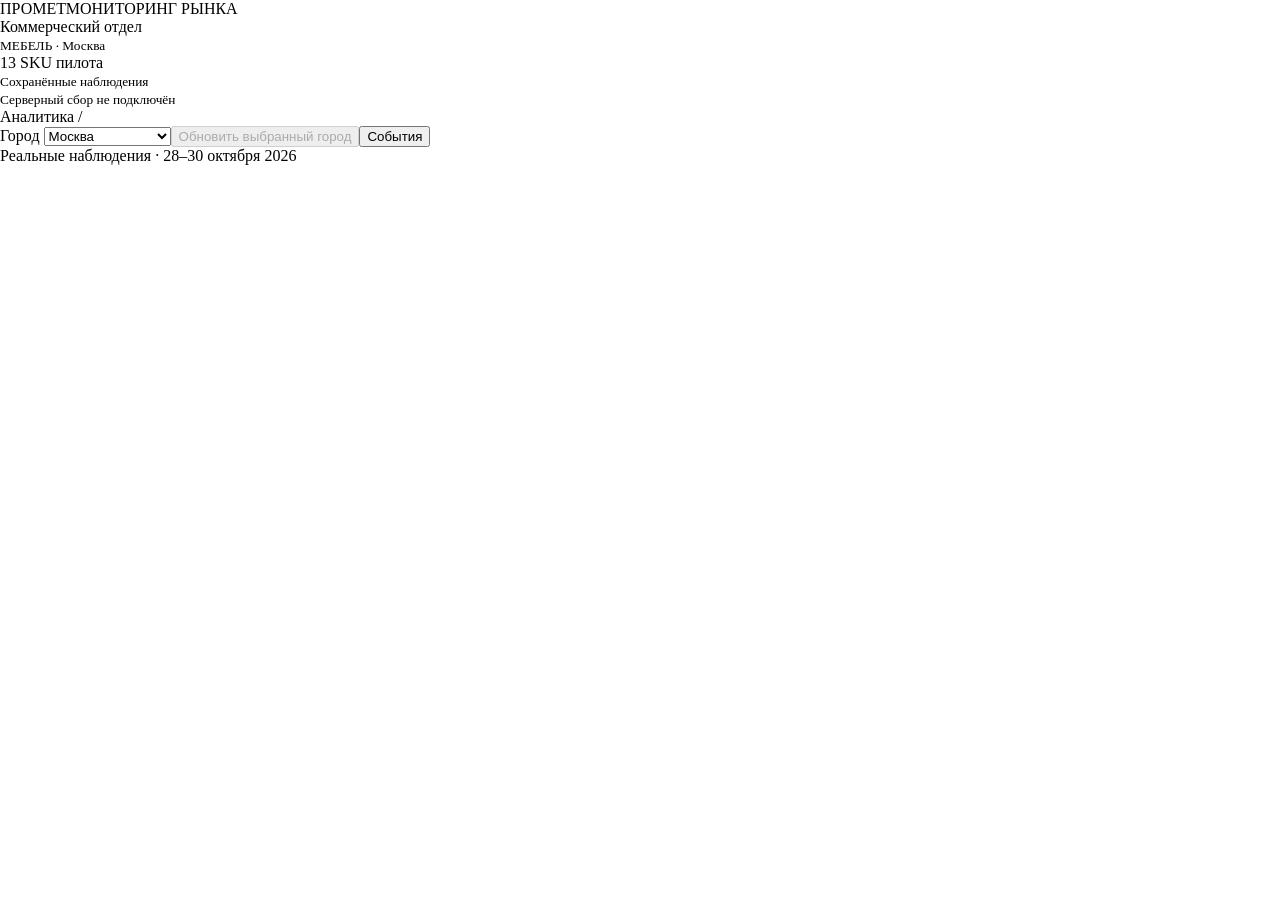
<file: src/template.html>
<!doctype html><html lang="ru"><head><meta charset="utf-8"><meta name="viewport" content="width=device-width,initial-scale=1"><title>ПРОМЕТ — Мониторинг рынка</title><style>body{margin:0}</style></head><body><div id="promet-market-real">
<style>@@STYLE@@</style>
<aside><div class="brand">ПРОМЕТ<span>МОНИТОРИНГ РЫНКА</span></div><div class="workspace">Коммерческий отдел<br><small>МЕБЕЛЬ · Москва</small></div><nav id="nav" aria-label="Разделы"></nav><div class="aside-bottom">13 SKU пилота<br><small>Сохранённые наблюдения<br>Серверный сбор не подключён</small></div></aside><main><header><div>Аналитика / <b id="crumb"></b></div><label>Город <select id="city" aria-label="Город"><option>Москва</option><option>Санкт-Петербург</option></select></label><button disabled title="Доступно после подключения серверного сбора">Обновить выбранный город</button><button id="bell">События <span id="count"></span></button></header><div class="snapshot">Реальные наблюдения · 28–30 октября 2026</div><section id="app"></section><section id="classic" hidden><h1>Расширенные отчёты</h1><p class="note">Excel, Word, печать и предложения по сайтам. Фильтры этого раздела независимы.</p><iframe title="Прежние отчёты ПРОМЕТ" sandbox="allow-scripts allow-downloads allow-modals"></iframe></section></main><dialog id="detail"><div id="detail-body"></div></dialog>
<script type="application/json" id="real-data">@@DATA@@</script>
<script type="application/json" id="classic-data">@@LEGACY@@</script>
<script>@@APP@@</script>
</div></body></html>
</file>
